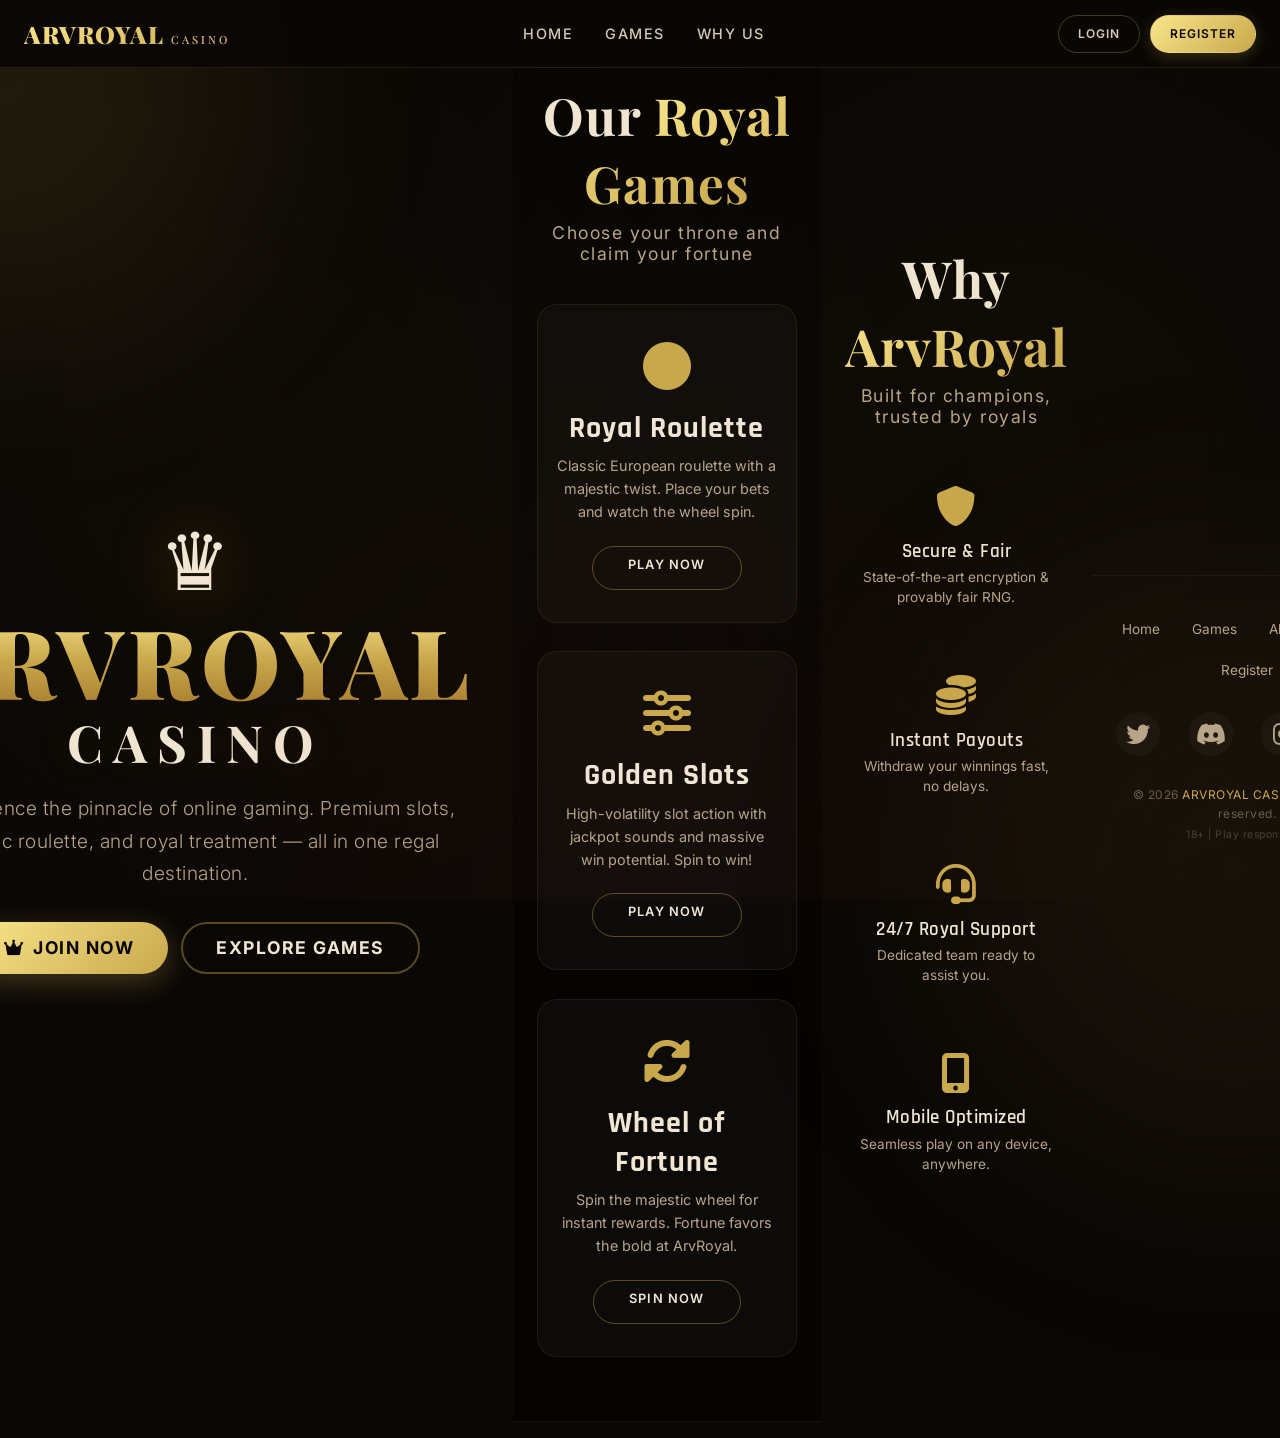
<file: index.html>
<!DOCTYPE html>
<html lang="en">
<head>
    <meta charset="UTF-8" />
    <meta name="viewport" content="width=device-width, initial-scale=1.0, maximum-scale=5.0" />
    <title>ArvRoyal Casino – Where Royals Play</title>

    <!-- Link to your existing CSS -->
    <link rel="stylesheet" href="style.css" />

    <!-- Google Fonts -->
    <link href="https://fonts.googleapis.com/css2?family=Playfair+Display:wght@700;900&family=Rajdhani:wght@400;500;600;700&family=Inter:wght@300;400;500;600;700&display=swap" rel="stylesheet" />

    <!-- Font Awesome 6 (Free Icons) -->
    <link rel="stylesheet" href="https://cdnjs.cloudflare.com/ajax/libs/font-awesome/6.0.0-beta3/css/all.min.css" />

    <style>
        /* ---------- RESET & BASE ---------- */
        * {
            margin: 0;
            padding: 0;
            box-sizing: border-box;
        }

        html {
            scroll-behavior: smooth;
            -webkit-tap-highlight-color: transparent;
        }

        body {
            font-family: 'Inter', sans-serif;
            background: #0a0705;
            color: #f0e6d3;
            overflow-x: hidden;
            min-height: 100vh;
        }

        a {
            text-decoration: none;
            color: inherit;
        }

        .container {
            max-width: 1200px;
            margin: 0 auto;
            padding: 0 1.5rem;
        }

        /* ---------- GLOW ORBS (Background Flair) ---------- */
        .glow-orb {
            position: fixed;
            border-radius: 50%;
            filter: blur(120px);
            opacity: 0.12;
            pointer-events: none;
            z-index: -1;
        }
        .glow-orb.orb1 {
            width: 500px;
            height: 500px;
            background: #c9a84c;
            top: -20%;
            left: -20%;
        }
        .glow-orb.orb2 {
            width: 600px;
            height: 600px;
            background: #7a5c2a;
            bottom: -30%;
            right: -20%;
        }

        /* ---------- NAVIGATION (Mobile-First) ---------- */
        .navbar {
            position: fixed;
            top: 0;
            left: 0;
            width: 100%;
            padding: 0.8rem 1.5rem;
            display: flex;
            justify-content: space-between;
            align-items: center;
            background: rgba(10, 7, 5, 0.92);
            backdrop-filter: blur(14px);
            -webkit-backdrop-filter: blur(14px);
            border-bottom: 1px solid rgba(201, 168, 76, 0.15);
            z-index: 1000;
            min-height: 68px;
        }

        .nav-logo {
            font-family: 'Playfair Display', serif;
            font-weight: 900;
            font-size: 1.5rem;
            letter-spacing: 1px;
            background: linear-gradient(135deg, #f9e58b, #c9a84c);
            -webkit-background-clip: text;
            -webkit-text-fill-color: transparent;
            background-clip: text;
            line-height: 1;
        }
        .nav-logo span {
            font-weight: 400;
            font-size: 0.7rem;
            letter-spacing: 3px;
            color: #b8a58a;
            -webkit-text-fill-color: #b8a58a;
            background: none;
            margin-left: 2px;
        }

        /* Desktop nav links - hidden on mobile by default */
        .nav-links {
            display: flex;
            align-items: center;
            gap: 2rem;
            list-style: none;
            font-weight: 500;
            font-size: 0.9rem;
            text-transform: uppercase;
            letter-spacing: 1.5px;
        }
        .nav-links a {
            color: #d4c9b8;
            transition: 0.3s;
            position: relative;
            padding: 0.5rem 0;
        }
        .nav-links a:hover {
            color: #f9e58b;
        }
        .nav-links a::after {
            content: '';
            position: absolute;
            bottom: 0;
            left: 0;
            width: 0;
            height: 2px;
            background: #c9a84c;
            transition: 0.3s;
        }
        .nav-links a:hover::after {
            width: 100%;
        }

        .nav-auth {
            display: flex;
            align-items: center;
            gap: 0.6rem;
        }
        .nav-auth .btn-nav {
            padding: 0.45rem 1.2rem;
            border-radius: 50px;
            font-weight: 600;
            font-size: 0.75rem;
            text-transform: uppercase;
            letter-spacing: 1px;
            transition: 0.3s;
            border: 1px solid transparent;
            white-space: nowrap;
            min-height: 38px;
            display: inline-flex;
            align-items: center;
            justify-content: center;
        }
        .btn-login-nav {
            background: transparent;
            border-color: rgba(201, 168, 76, 0.3) !important;
            color: #d4c9b8;
        }
        .btn-login-nav:hover {
            background: rgba(201, 168, 76, 0.08);
            border-color: #c9a84c !important;
        }
        .btn-register-nav {
            background: linear-gradient(135deg, #f9e58b, #c9a84c);
            color: #0a0705;
            box-shadow: 0 4px 15px rgba(201, 168, 76, 0.25);
        }
        .btn-register-nav:hover {
            transform: scale(1.04);
            box-shadow: 0 6px 20px rgba(201, 168, 76, 0.4);
        }

        /* ---------- HAMBURGER (Mobile Toggle) ---------- */
        .hamburger {
            display: none;
            flex-direction: column;
            justify-content: center;
            align-items: center;
            width: 40px;
            height: 40px;
            cursor: pointer;
            gap: 5px;
            padding: 6px;
            border-radius: 8px;
            transition: 0.3s;
            background: transparent;
            border: none;
            margin-left: 0.5rem;
        }
        .hamburger span {
            display: block;
            width: 26px;
            height: 2.5px;
            background: #f0e6d3;
            border-radius: 4px;
            transition: 0.3s ease;
            transform-origin: center;
        }
        .hamburger.active span:nth-child(1) {
            transform: translateY(7.5px) rotate(45deg);
        }
        .hamburger.active span:nth-child(2) {
            opacity: 0;
            transform: scaleX(0);
        }
        .hamburger.active span:nth-child(3) {
            transform: translateY(-7.5px) rotate(-45deg);
        }

        /* ---------- MOBILE MENU DROPDOWN ---------- */
        @media (max-width: 820px) {
            .hamburger {
                display: flex;
            }

            .nav-links {
                position: fixed;
                top: 68px;
                left: 0;
                width: 100%;
                background: rgba(10, 7, 5, 0.98);
                backdrop-filter: blur(16px);
                -webkit-backdrop-filter: blur(16px);
                flex-direction: column;
                padding: 2rem 1.5rem;
                gap: 1.8rem;
                border-bottom: 1px solid rgba(201, 168, 76, 0.2);
                transform: translateY(-120%);
                opacity: 0;
                transition: transform 0.35s cubic-bezier(0.4, 0, 0.2, 1),
                    opacity 0.35s cubic-bezier(0.4, 0, 0.2, 1);
                pointer-events: none;
                z-index: 999;
                box-shadow: 0 20px 40px rgba(0, 0, 0, 0.6);
            }
            .nav-links.active {
                transform: translateY(0);
                opacity: 1;
                pointer-events: all;
            }
            .nav-links a {
                font-size: 1.1rem;
                letter-spacing: 2px;
                padding: 0.6rem 0;
                width: 100%;
                text-align: center;
                border-bottom: 1px solid rgba(255, 255, 255, 0.04);
            }
            .nav-links a::after {
                display: none;
            }
            .nav-links a:last-child {
                border-bottom: none;
            }

            /* Adjust auth buttons on smaller tablets */
            .nav-auth .btn-nav {
                font-size: 0.65rem;
                padding: 0.4rem 0.9rem;
                min-height: 34px;
            }
        }

        @media (max-width: 480px) {
            .navbar {
                padding: 0.6rem 1rem;
                min-height: 60px;
            }
            .nav-logo {
                font-size: 1.2rem;
            }
            .nav-logo span {
                font-size: 0.6rem;
            }
            .nav-auth .btn-nav {
                font-size: 0.55rem;
                padding: 0.3rem 0.7rem;
                min-height: 30px;
            }
            .nav-links {
                top: 60px;
                padding: 1.5rem 1rem;
                gap: 1.2rem;
            }
            .hamburger {
                width: 36px;
                height: 36px;
            }
            .hamburger span {
                width: 22px;
                height: 2px;
            }
            .hamburger.active span:nth-child(1) {
                transform: translateY(6px) rotate(45deg);
            }
            .hamburger.active span:nth-child(3) {
                transform: translateY(-6px) rotate(-45deg);
            }
        }

        /* ---------- HERO SECTION (Mobile-First) ---------- */
        .hero {
            min-height: 100vh;
            display: flex;
            align-items: center;
            justify-content: center;
            text-align: center;
            padding: 6rem 1rem 3rem;
            margin-top: 0;
        }
        .hero-content {
            animation: fadeInUp 1s ease-out;
            width: 100%;
        }
        .hero .crown {
            font-size: clamp(3.2rem, 15vw, 5rem);
            display: block;
            margin-bottom: 0.1rem;
            filter: drop-shadow(0 0 30px rgba(255, 215, 0, 0.25));
            animation: float 3s ease-in-out infinite;
        }
        .hero h1 {
            font-family: 'Playfair Display', serif;
            font-weight: 900;
            font-size: clamp(2.8rem, 14vw, 6rem);
            letter-spacing: 4px;
            background: linear-gradient(180deg, #f9e58b 0%, #c9a84c 50%, #a67c2e 100%);
            -webkit-background-clip: text;
            -webkit-text-fill-color: transparent;
            background-clip: text;
            line-height: 1.05;
        }
        .hero h2 {
            font-family: 'Playfair Display', serif;
            font-size: clamp(1.6rem, 7vw, 3.2rem);
            letter-spacing: 10px;
            color: #f0e6d3;
            text-shadow: 0 0 40px rgba(255, 215, 0, 0.1);
            margin-top: -0.2rem;
            margin-bottom: 1rem;
        }
        .hero p {
            max-width: 580px;
            margin: 0 auto 2rem;
            font-size: clamp(0.95rem, 2.5vw, 1.2rem);
            color: #b8a58a;
            font-weight: 300;
            letter-spacing: 0.5px;
            line-height: 1.7;
            padding: 0 0.5rem;
        }
        .hero-buttons {
            display: flex;
            flex-wrap: wrap;
            justify-content: center;
            gap: 0.8rem;
            width: 100%;
            max-width: 450px;
            margin: 0 auto;
        }
        .btn-primary,
        .btn-secondary {
            flex: 1 1 auto;
            min-width: 150px;
            min-height: 52px;
            display: inline-flex;
            align-items: center;
            justify-content: center;
            padding: 0.8rem 1.8rem;
            border-radius: 50px;
            font-weight: 700;
            font-size: clamp(0.85rem, 2vw, 1.1rem);
            text-transform: uppercase;
            letter-spacing: 1.5px;
            transition: 0.3s;
            border: none;
            cursor: pointer;
            gap: 8px;
        }
        .btn-primary {
            background: linear-gradient(135deg, #f9e58b, #c9a84c);
            color: #0a0705;
            box-shadow: 0 8px 30px rgba(201, 168, 76, 0.3);
        }
        .btn-primary:hover {
            transform: translateY(-3px);
            box-shadow: 0 12px 40px rgba(201, 168, 76, 0.5);
        }
        .btn-primary:active {
            transform: scale(0.97);
        }
        .btn-secondary {
            background: transparent;
            color: #f0e6d3;
            border: 2px solid rgba(201, 168, 76, 0.4);
        }
        .btn-secondary:hover {
            background: rgba(201, 168, 76, 0.08);
            border-color: #c9a84c;
            transform: translateY(-3px);
        }
        .btn-secondary:active {
            transform: scale(0.97);
        }

        @media (max-width: 420px) {
            .hero-buttons {
                flex-direction: column;
                align-items: center;
                gap: 0.6rem;
            }
            .btn-primary,
            .btn-secondary {
                width: 100%;
                min-width: unset;
                min-height: 48px;
                font-size: 0.85rem;
            }
            .hero .crown {
                font-size: 2.8rem;
            }
            .hero h1 {
                font-size: 2.6rem;
            }
            .hero h2 {
                font-size: 1.4rem;
                letter-spacing: 6px;
            }
        }

        /* ---------- GAMES SECTION ---------- */
        .section-games {
            padding: 4rem 0;
            background: rgba(0, 0, 0, 0.35);
            border-top: 1px solid rgba(201, 168, 76, 0.08);
            border-bottom: 1px solid rgba(201, 168, 76, 0.08);
        }
        .section-header {
            text-align: center;
            margin-bottom: 2.5rem;
        }
        .section-header h2 {
            font-family: 'Playfair Display', serif;
            font-size: clamp(2rem, 6vw, 3.2rem);
            color: #f0e6d3;
            letter-spacing: 1px;
        }
        .section-header h2 span {
            background: linear-gradient(135deg, #f9e58b, #c9a84c);
            -webkit-background-clip: text;
            -webkit-text-fill-color: transparent;
            background-clip: text;
        }
        .section-header p {
            color: #b8a58a;
            font-size: clamp(0.9rem, 2vw, 1.1rem);
            letter-spacing: 1.5px;
            margin-top: 0.3rem;
        }

        .games-grid {
            display: grid;
            grid-template-columns: repeat(auto-fit, minmax(260px, 1fr));
            gap: 1.8rem;
        }
        .game-card {
            background: rgba(255, 255, 255, 0.03);
            border: 1px solid rgba(201, 168, 76, 0.1);
            border-radius: 20px;
            padding: 2rem 1.2rem;
            text-align: center;
            transition: 0.35s ease;
            backdrop-filter: blur(4px);
            -webkit-backdrop-filter: blur(4px);
        }
        .game-card:hover {
            transform: translateY(-8px);
            border-color: #c9a84c;
            box-shadow: 0 20px 50px rgba(0, 0, 0, 0.5), 0 0 30px rgba(201, 168, 76, 0.05);
        }
        .game-card:active {
            transform: scale(0.98);
        }
        .game-card .icon {
            font-size: 3rem;
            color: #c9a84c;
            margin-bottom: 0.8rem;
        }
        .game-card h3 {
            font-family: 'Rajdhani', sans-serif;
            font-size: clamp(1.5rem, 4vw, 1.9rem);
            font-weight: 700;
            letter-spacing: 1px;
            margin-bottom: 0.4rem;
        }
        .game-card p {
            color: #b8a58a;
            font-size: 0.9rem;
            margin-bottom: 1.4rem;
            line-height: 1.6;
        }
        .game-card .btn-play {
            display: inline-block;
            padding: 0.65rem 2.2rem;
            border-radius: 50px;
            border: 1px solid rgba(201, 168, 76, 0.4);
            color: #f0e6d3;
            font-weight: 600;
            text-transform: uppercase;
            letter-spacing: 1.2px;
            font-size: 0.8rem;
            transition: 0.3s;
            min-height: 44px;
            min-width: 120px;
            background: transparent;
            cursor: pointer;
        }
        .game-card .btn-play:hover {
            background: #c9a84c;
            color: #0a0705;
            border-color: #c9a84c;
            box-shadow: 0 0 25px rgba(201, 168, 76, 0.25);
        }
        .game-card .btn-play:active {
            transform: scale(0.95);
        }

        @media (max-width: 600px) {
            .games-grid {
                grid-template-columns: 1fr;
                gap: 1.2rem;
            }
            .game-card {
                padding: 1.5rem 1rem;
            }
        }

        /* ---------- FEATURES SECTION ---------- */
        .section-features {
            padding: 4rem 0;
        }
        .features-grid {
            display: grid;
            grid-template-columns: repeat(auto-fit, minmax(180px, 1fr));
            gap: 1.8rem;
        }
        .feature-item {
            text-align: center;
            padding: 1.2rem 0.8rem;
        }
        .feature-item i {
            font-size: 2.5rem;
            color: #c9a84c;
            margin-bottom: 0.8rem;
            display: block;
        }
        .feature-item h4 {
            font-family: 'Rajdhani', sans-serif;
            font-size: 1.2rem;
            font-weight: 600;
            letter-spacing: 0.5px;
            margin-bottom: 0.2rem;
        }
        .feature-item p {
            color: #b8a58a;
            font-size: 0.85rem;
            line-height: 1.5;
        }

        @media (max-width: 480px) {
            .features-grid {
                grid-template-columns: 1fr 1fr;
                gap: 0.8rem;
            }
            .feature-item {
                padding: 0.8rem 0.4rem;
            }
            .feature-item i {
                font-size: 2rem;
            }
            .feature-item h4 {
                font-size: 1rem;
            }
            .feature-item p {
                font-size: 0.75rem;
            }
        }
        @media (max-width: 380px) {
            .features-grid {
                grid-template-columns: 1fr;
            }
        }

        /* ---------- FOOTER ---------- */
        .footer {
            padding: 2.5rem 0 1.2rem;
            border-top: 1px solid rgba(201, 168, 76, 0.08);
            text-align: center;
        }
        .footer-links {
            display: flex;
            justify-content: center;
            flex-wrap: wrap;
            gap: 1rem 2rem;
            margin-bottom: 1.8rem;
            font-size: 0.85rem;
            color: #b8a58a;
        }
        .footer-links a {
            transition: 0.3s;
            padding: 0.3rem 0;
        }
        .footer-links a:hover {
            color: #f9e58b;
        }
        .footer-socials {
            display: flex;
            justify-content: center;
            gap: 1.8rem;
            margin-bottom: 1.8rem;
            font-size: 1.5rem;
        }
        .footer-socials a {
            color: #b8a58a;
            transition: 0.3s;
            display: inline-flex;
            align-items: center;
            justify-content: center;
            width: 44px;
            height: 44px;
            border-radius: 50%;
            background: rgba(255, 255, 255, 0.03);
        }
        .footer-socials a:hover {
            color: #c9a84c;
            background: rgba(201, 168, 76, 0.08);
            transform: translateY(-3px);
        }
        .footer-copy {
            font-size: 0.75rem;
            color: #6b5d4a;
            letter-spacing: 0.5px;
            line-height: 1.6;
        }
        .footer-copy span {
            color: #c9a84c;
        }
        .footer-copy .responsible {
            font-size: 0.65rem;
            color: #4a4035;
            display: block;
            margin-top: 4px;
        }

        @media (max-width: 480px) {
            .footer-links {
                gap: 0.8rem 1.2rem;
                font-size: 0.75rem;
            }
            .footer-socials {
                gap: 1rem;
                font-size: 1.2rem;
            }
            .footer-socials a {
                width: 38px;
                height: 38px;
            }
        }

        /* ---------- ANIMATIONS ---------- */
        @keyframes fadeInUp {
            0% {
                opacity: 0;
                transform: translateY(30px);
            }
            100% {
                opacity: 1;
                transform: translateY(0);
            }
        }
        @keyframes float {
            0%,
            100% {
                transform: translateY(0px);
            }
            50% {
                transform: translateY(-12px);
            }
        }
    </style>
</head>
<body>

    <!-- Background Glow Orbs -->
    <div class="glow-orb orb1"></div>
    <div class="glow-orb orb2"></div>

    <!-- ============ NAVIGATION ============ -->
    <nav class="navbar" role="navigation" aria-label="Main navigation">
        <div class="nav-logo">
            ARVROYAL <span>CASINO</span>
        </div>

        <ul class="nav-links" id="navLinks">
            <li><a href="#home" class="close-menu">Home</a></li>
            <li><a href="#games" class="close-menu">Games</a></li>
            <li><a href="#features" class="close-menu">Why Us</a></li>
        </ul>

        <div class="nav-auth">
            <a href="login.html" class="btn-nav btn-login-nav">Login</a>
            <a href="register.html" class="btn-nav btn-register-nav">Register</a>
        </div>

        <button class="hamburger" id="hamburger" aria-label="Toggle navigation menu" aria-expanded="false">
            <span></span>
            <span></span>
            <span></span>
        </button>
    </nav>

    <!-- ============ HERO SECTION ============ -->
    <section class="hero" id="home">
        <div class="container hero-content">
            <span class="crown" aria-hidden="true">♛</span>
            <h1>ARVROYAL</h1>
            <h2>CASINO</h2>
            <p>
                Experience the pinnacle of online gaming. Premium slots, classic roulette,
                and royal treatment — all in one regal destination.
            </p>
            <div class="hero-buttons">
                <a href="register.html" class="btn-primary"><i class="fas fa-crown" aria-hidden="true"></i>Join Now</a>
                <a href="#games" class="btn-secondary">Explore Games</a>
            </div>
        </div>
    </section>

    <!-- ============ GAMES SECTION ============ -->
    <section class="section-games" id="games">
        <div class="container">
            <div class="section-header">
                <h2>Our <span>Royal Games</span></h2>
                <p>Choose your throne and claim your fortune</p>
            </div>

            <div class="games-grid">

                <!-- Game 1: Roulette -->
                <div class="game-card">
                    <div class="icon"><i class="fas fa-circle" aria-hidden="true"></i></div>
                    <h3>Royal Roulette</h3>
                    <p>Classic European roulette with a majestic twist. Place your bets and watch the wheel spin.</p>
                    <a href="roulette.html" class="btn-play">Play Now</a>
                </div>

                <!-- Game 2: Slot Machine -->
                <div class="game-card">
                    <div class="icon"><i class="fas fa-sliders-h" aria-hidden="true"></i></div>
                    <h3>Golden Slots</h3>
                    <p>High-volatility slot action with jackpot sounds and massive win potential. Spin to win!</p>
                    <a href="slotmachine.html" class="btn-play">Play Now</a>
                </div>

                <!-- Game 3: Wheel of Fortune -->
                <div class="game-card">
                    <div class="icon"><i class="fas fa-sync-alt" aria-hidden="true"></i></div>
                    <h3>Wheel of Fortune</h3>
                    <p>Spin the majestic wheel for instant rewards. Fortune favors the bold at ArvRoyal.</p>
                    <a href="dashboard.html" class="btn-play">Spin Now</a>
                </div>

            </div>
        </div>
    </section>

    <!-- ============ FEATURES SECTION ============ -->
    <section class="section-features" id="features">
        <div class="container">
            <div class="section-header">
                <h2>Why <span>ArvRoyal</span></h2>
                <p>Built for champions, trusted by royals</p>
            </div>

            <div class="features-grid">
                <div class="feature-item">
                    <i class="fas fa-shield-alt" aria-hidden="true"></i>
                    <h4>Secure & Fair</h4>
                    <p>State-of-the-art encryption &amp; provably fair RNG.</p>
                </div>
                <div class="feature-item">
                    <i class="fas fa-coins" aria-hidden="true"></i>
                    <h4>Instant Payouts</h4>
                    <p>Withdraw your winnings fast, no delays.</p>
                </div>
                <div class="feature-item">
                    <i class="fas fa-headset" aria-hidden="true"></i>
                    <h4>24/7 Royal Support</h4>
                    <p>Dedicated team ready to assist you.</p>
                </div>
                <div class="feature-item">
                    <i class="fas fa-mobile-alt" aria-hidden="true"></i>
                    <h4>Mobile Optimized</h4>
                    <p>Seamless play on any device, anywhere.</p>
                </div>
            </div>
        </div>
    </section>

    <!-- ============ FOOTER ============ -->
    <footer class="footer">
        <div class="container">
            <div class="footer-links">
                <a href="#home">Home</a>
                <a href="#games">Games</a>
                <a href="#features">About</a>
                <a href="login.html">Login</a>
                <a href="register.html">Register</a>
            </div>

            <div class="footer-socials">
                <a href="#" aria-label="Twitter"><i class="fab fa-twitter"></i></a>
                <a href="#" aria-label="Discord"><i class="fab fa-discord"></i></a>
                <a href="#" aria-label="Instagram"><i class="fab fa-instagram"></i></a>
                <a href="#" aria-label="YouTube"><i class="fab fa-youtube"></i></a>
            </div>

            <div class="footer-copy">
                &copy; 2026 <span>ARVROYAL CASINO</span>. All rights reserved.
                <span class="responsible">18+ | Play responsibly.</span>
            </div>
        </div>
    </footer>

    <!-- ============ MOBILE MENU JAVASCRIPT ============ -->
    <script>
        (function() {
            const hamburger = document.getElementById('hamburger');
            const navLinks = document.getElementById('navLinks');
            const closeMenuBtns = document.querySelectorAll('.close-menu');

            // Toggle menu on hamburger click
            hamburger.addEventListener('click', function(e) {
                e.stopPropagation();
                const isActive = navLinks.classList.toggle('active');
                hamburger.classList.toggle('active');
                hamburger.setAttribute('aria-expanded', isActive);
            });

            // Close menu when a nav link is clicked (smooth UX)
            closeMenuBtns.forEach(link => {
                link.addEventListener('click', function() {
                    navLinks.classList.remove('active');
                    hamburger.classList.remove('active');
                    hamburger.setAttribute('aria-expanded', 'false');
                });
            });

            // Close menu if user clicks outside of it (on the background)
            document.addEventListener('click', function(e) {
                if (navLinks.classList.contains('active')) {
                    const isClickInsideNav = navLinks.contains(e.target);
                    const isClickOnHamburger = hamburger.contains(e.target);
                    if (!isClickInsideNav && !isClickOnHamburger) {
                        navLinks.classList.remove('active');
                        hamburger.classList.remove('active');
                        hamburger.setAttribute('aria-expanded', 'false');
                    }
                }
            });

            // Handle window resize: if resized to desktop width, reset mobile menu state
            window.addEventListener('resize', function() {
                if (window.innerWidth > 820) {
                    navLinks.classList.remove('active');
                    hamburger.classList.remove('active');
                    hamburger.setAttribute('aria-expanded', 'false');
                }
            });
        })();
    </script>

</body>
</html>
</file>
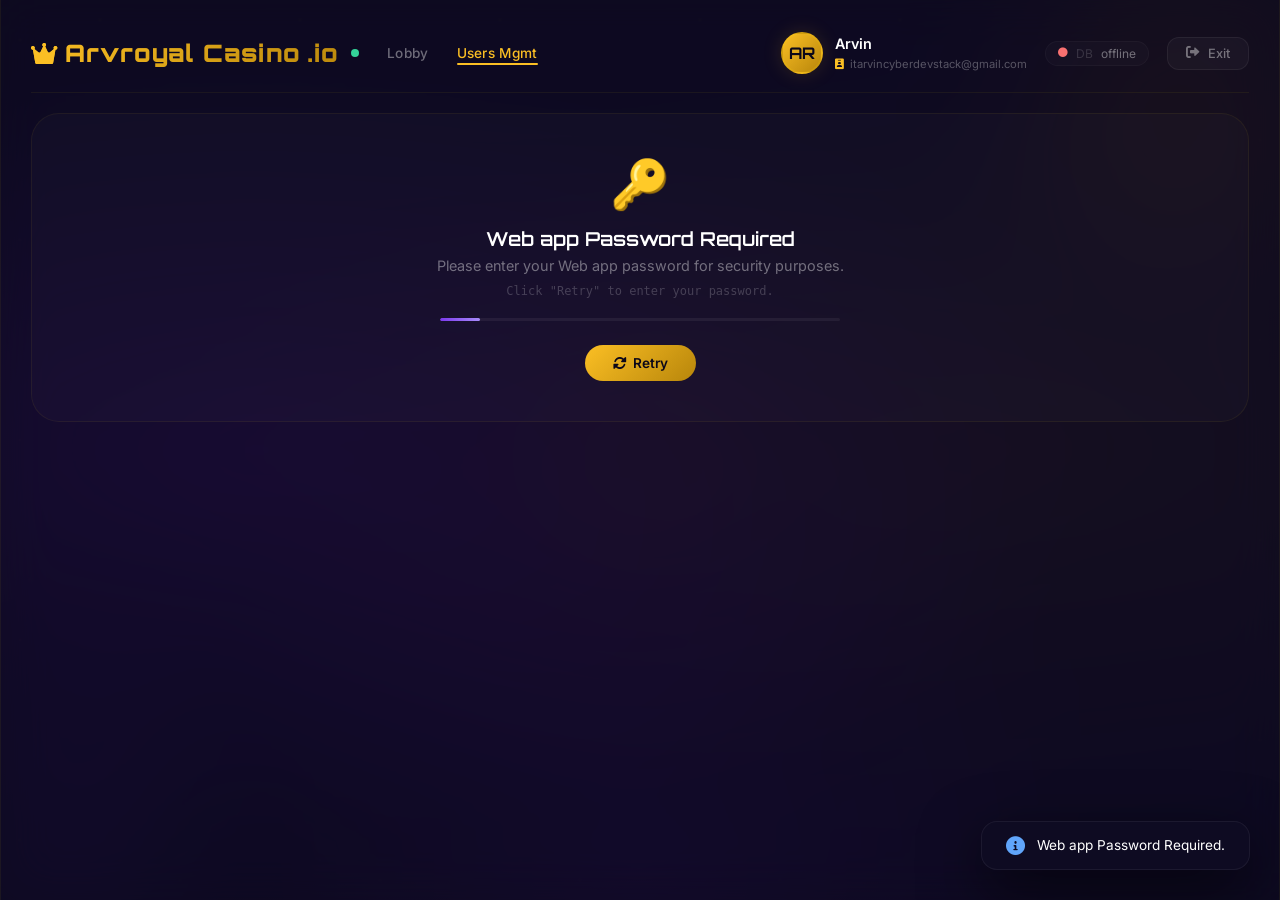
<file: account_management.html>
<!DOCTYPE html>
<html lang="en">
<head>
    <meta charset="UTF-8" />
    <meta name="viewport" content="width=device-width, initial-scale=1.0" />
    <title>Arvroyal Casino.io – Account Management</title>
    <link rel="stylesheet" href="https://cdnjs.cloudflare.com/ajax/libs/font-awesome/6.0.0-beta3/css/all.min.css" />
    <link href="https://fonts.googleapis.com/css2?family=Orbitron:wght@400;600;700;900&family=Inter:wght@300;400;500;600;700&display=swap" rel="stylesheet" />
    <style>
        /* ─── All styles remain exactly as in your original ─── */
        * { margin:0; padding:0; box-sizing:border-box; }
        html, body { min-height:100vh; width:100%; background:#0b0719; font-family:'Inter',sans-serif; overflow-x:hidden; color:#fff; }
        body::before { content:''; position:fixed; inset:0; z-index:0; background:radial-gradient(ellipse at 20% 50%, rgba(120,40,200,0.25) 0%, transparent 60%), radial-gradient(ellipse at 80% 50%, rgba(200,150,30,0.12) 0%, transparent 60%), radial-gradient(ellipse at 50% 100%, rgba(80,20,140,0.20) 0%, transparent 50%), #0b0719; }
        body::after { content:''; position:fixed; inset:0; z-index:0; pointer-events:none; background-image:radial-gradient(2px 2px at 10% 20%, rgba(255,215,0,0.3), transparent), radial-gradient(2px 2px at 30% 70%, rgba(255,215,0,0.2), transparent), radial-gradient(3px 3px at 50% 10%, rgba(255,215,0,0.25), transparent), radial-gradient(2px 2px at 70% 80%, rgba(255,215,0,0.15), transparent), radial-gradient(2px 2px at 90% 40%, rgba(255,215,0,0.2), transparent), radial-gradient(4px 4px at 15% 90%, rgba(255,215,0,0.10), transparent), radial-gradient(2px 2px at 60% 30%, rgba(255,215,0,0.25), transparent), radial-gradient(3px 3px at 85% 15%, rgba(255,215,0,0.15), transparent), radial-gradient(2px 2px at 45% 55%, rgba(255,215,0,0.20), transparent); background-size:200px 200px; animation:sparkleFloat 40s linear infinite; opacity:0.6; }
        @keyframes sparkleFloat { 0% { transform:translate(0,0) scale(1); } 50% { transform:translate(30px,-20px) scale(1.1); } 100% { transform:translate(-10px,10px) scale(0.95); } }
        .orb { position:fixed; border-radius:50%; filter:blur(80px); pointer-events:none; z-index:0; opacity:0.3; animation:orbFloat 12s ease-in-out infinite alternate; }
        .orb--1 { width:400px; height:400px; background:radial-gradient(circle,#b8860b,transparent 70%); top:-100px; right:-100px; }
        .orb--2 { width:300px; height:300px; background:radial-gradient(circle,#7c3aed,transparent 70%); bottom:-80px; left:-80px; animation-delay:4s; opacity:0.2; }
        .orb--3 { width:200px; height:200px; background:radial-gradient(circle,#f59e0b,transparent 70%); top:40%; left:50%; transform:translateX(-50%); animation-delay:8s; opacity:0.15; }
        @keyframes orbFloat { 0% { transform:translate(0,0) scale(1); } 100% { transform:translate(40px,-30px) scale(1.2); } }
        .wrapper { position:relative; z-index:1; width:100%; max-width:1440px; margin:0 auto; padding:20px 30px 30px; min-height:100vh; display:flex; flex-direction:column; background:rgba(15,12,35,0.70); backdrop-filter:blur(24px) saturate(1.4); -webkit-backdrop-filter:blur(24px) saturate(1.4); box-shadow:0 0 0 1px rgba(255,215,0,0.04); border-left:1px solid rgba(255,215,0,0.06); border-right:1px solid rgba(255,215,0,0.06); }
        .navbar { display:flex; align-items:center; justify-content:space-between; padding:12px 0 18px; border-bottom:1px solid rgba(255,215,0,0.06); flex-wrap:wrap; gap:14px; }
        .nav-left { display:flex; align-items:center; gap:28px; }
        .brand { font-family:'Orbitron',monospace; font-size:1.5rem; font-weight:900; background:linear-gradient(135deg,#fbbf24,#b8860b); -webkit-background-clip:text; -webkit-text-fill-color:transparent; background-clip:text; letter-spacing:1px; display:flex; align-items:center; gap:6px; }
        .brand i { -webkit-text-fill-color:initial; color:#fbbf24; }
        .brand .live-dot { display:inline-block; width:8px; height:8px; border-radius:50%; background:#34d399; margin-left:6px; animation:live-pulse 1.2s ease-in-out infinite; }
        @keyframes live-pulse { 0%,100% { opacity:1; transform:scale(1); box-shadow:0 0 0 0 rgba(52,211,153,0.3); } 50% { opacity:0.6; transform:scale(0.8); box-shadow:0 0 0 6px rgba(52,211,153,0); } }
        .nav-links { display:flex; gap:28px; font-size:0.85rem; font-weight:500; letter-spacing:0.3px; color:rgba(255,255,255,0.4); }
        .nav-links a { color:inherit; text-decoration:none; transition:0.3s; position:relative; }
        .nav-links a:hover { color:#fbbf24; }
        .nav-links a.active { color:#fbbf24; }
        .nav-links a.active::after { content:''; position:absolute; bottom:-4px; left:0; width:100%; height:2px; background:#fbbf24; border-radius:2px; }
        .nav-right { display:flex; align-items:center; gap:18px; flex-wrap:wrap; }
        .user-info { display:flex; align-items:center; gap:12px; }
        .user-avatar { width:42px; height:42px; border-radius:50%; background:linear-gradient(135deg,#fbbf24,#b8860b); display:flex; align-items:center; justify-content:center; color:#0b0719; font-weight:700; font-size:1rem; font-family:'Orbitron',monospace; box-shadow:0 0 20px rgba(251,191,36,0.15); border:2px solid rgba(255,215,0,0.15); flex-shrink:0; }
        .user-details h4 { font-size:0.9rem; font-weight:600; color:#fff; }
        .user-details span { font-size:0.7rem; color:rgba(255,255,255,0.3); }
        .user-details span i { color:#fbbf24; margin-right:4px; }
        .btn-logout { padding:8px 18px; background:rgba(255,255,255,0.03); border:1px solid rgba(255,255,255,0.06); border-radius:12px; color:rgba(255,255,255,0.4); font-size:0.8rem; font-weight:500; cursor:pointer; display:flex; align-items:center; gap:8px; transition:0.3s; font-family:'Inter',sans-serif; }
        .btn-logout:hover { background:rgba(239,68,68,0.12); border-color:rgba(239,68,68,0.25); color:#f87171; }
        .btn-logout i { font-size:0.85rem; }
        .page-header { margin:20px 0 24px; padding:20px 28px; border-radius:28px; background:linear-gradient(135deg,rgba(251,191,36,0.05),rgba(184,134,11,0.01)); border:1px solid rgba(255,215,0,0.04); display:flex; align-items:center; justify-content:space-between; flex-wrap:wrap; gap:16px; }
        .page-header h1 { font-family:'Orbitron',monospace; font-weight:700; font-size:1.6rem; background:linear-gradient(135deg,#fff 50%,#fbbf24); -webkit-background-clip:text; -webkit-text-fill-color:transparent; background-clip:text; display:flex; align-items:center; gap:12px; }
        .page-header h1 i { -webkit-text-fill-color:initial; color:#fbbf24; }
        .page-header .back-link { color:rgba(255,255,255,0.3); text-decoration:none; font-size:0.85rem; display:flex; align-items:center; gap:8px; transition:0.3s; border:1px solid rgba(255,255,255,0.04); padding:8px 18px; border-radius:100px; }
        .page-header .back-link:hover { color:#fbbf24; border-color:rgba(251,191,36,0.15); background:rgba(251,191,36,0.04); }
        .management-section { background:rgba(255,255,255,0.02); border-radius:28px; border:1px solid rgba(255,215,0,0.04); padding:24px 28px; flex:1; margin-bottom:28px; }
        .management-section .section-actions { display:flex; justify-content:space-between; align-items:center; flex-wrap:wrap; gap:16px; margin-bottom:20px; }
        .management-section .section-actions .add-btn { padding:10px 24px; border-radius:100px; background:linear-gradient(135deg,#fbbf24,#b8860b); border:none; color:#0b0719; font-weight:600; font-size:0.85rem; cursor:pointer; display:flex; align-items:center; gap:10px; transition:0.3s; font-family:'Inter',sans-serif; }
        .management-section .section-actions .add-btn:hover { transform:scale(1.02); box-shadow:0 8px 30px rgba(251,191,36,0.2); }
        .management-section .section-actions .search-box { display:flex; align-items:center; background:rgba(255,255,255,0.03); border:1px solid rgba(255,255,255,0.06); border-radius:100px; padding:4px 16px 4px 20px; gap:8px; }
        .management-section .section-actions .search-box input { background:transparent; border:none; padding:8px 0; color:#fff; font-size:0.85rem; outline:none; width:200px; font-family:'Inter',sans-serif; }
        .management-section .section-actions .search-box input::placeholder { color:rgba(255,255,255,0.15); }
        .management-section .section-actions .search-box i { color:rgba(255,255,255,0.15); }
        .table-wrapper { overflow-x:auto; border-radius:16px; border:1px solid rgba(255,255,255,0.03); }
        table { width:100%; border-collapse:collapse; font-size:0.9rem; }
        table thead { background:rgba(255,255,255,0.02); border-bottom:1px solid rgba(255,255,255,0.04); }
        table th { text-align:left; padding:14px 20px; font-weight:500; color:rgba(255,255,255,0.2); font-size:0.7rem; text-transform:uppercase; letter-spacing:0.8px; }
        table td { padding:14px 20px; border-bottom:1px solid rgba(255,255,255,0.02); color:rgba(255,255,255,0.7); }
        table tr:last-child td { border-bottom:none; }
        table tr:hover td { background:rgba(255,255,255,0.02); }
        .user-cell { display:flex; align-items:center; gap:12px; }
        .user-cell .avatar-sm { width:32px; height:32px; border-radius:50%; background:linear-gradient(135deg,rgba(251,191,36,0.2),rgba(184,134,11,0.1)); display:flex; align-items:center; justify-content:center; font-weight:600; font-size:0.7rem; color:#fbbf24; border:1px solid rgba(251,191,36,0.06); flex-shrink:0; }
        .user-cell .info .name { font-weight:500; color:#fff; }
        .user-cell .info .email { font-size:0.75rem; color:rgba(255,255,255,0.2); }
        .badge-role { display:inline-block; padding:2px 14px; border-radius:100px; font-size:0.6rem; font-weight:600; letter-spacing:0.5px; text-transform:uppercase; background:rgba(251,191,36,0.06); color:#fbbf24; border:1px solid rgba(251,191,36,0.04); }
        .badge-role.admin { background:rgba(168,85,247,0.08); color:#a855f7; border-color:rgba(168,85,247,0.05); }
        .action-btns { display:flex; gap:8px; }
        .action-btns button { background:transparent; border:none; color:rgba(255,255,255,0.15); cursor:pointer; transition:0.3s; font-size:0.9rem; padding:4px 8px; border-radius:6px; }
        .action-btns button:hover { color:#fff; background:rgba(255,255,255,0.04); }
        .action-btns button.edit:hover { color:#fbbf24; }
        .action-btns button.delete:hover { color:#f87171; }
        .action-btns button:disabled { opacity:0.2; cursor:not-allowed; }
        .btn-export { padding:8px 18px; border-radius:100px; background:linear-gradient(135deg,#fbbf24,#b8860b); border:none; color:#0b0719; font-weight:700; font-size:0.8rem; cursor:pointer; transition:0.3s; font-family:'Inter',sans-serif; display:flex; align-items:center; gap:8px; box-shadow:0 4px 15px rgba(251,191,36,0.2); white-space:nowrap; }
        .btn-export:hover { transform:scale(1.05); box-shadow:0 8px 30px rgba(251,191,36,0.4); }
        .empty-state { padding:60px 20px; text-align:center; color:rgba(255,255,255,0.12); }
        .empty-state i { font-size:2.5rem; display:block; margin-bottom:16px; color:rgba(255,255,255,0.03); }
        #statusCard { display:none; text-align:center; padding:40px 20px; border-radius:28px; border:1px solid rgba(255,215,0,0.06); background:rgba(255,255,255,0.02); margin:20px 0 28px; transition:0.3s; min-height:260px; flex-direction:column; justify-content:center; align-items:center; }
        #statusCard .status-icon { font-size:3rem; display:block; margin-bottom:14px; }
        #statusCard .status-icon.spinning { animation:spin 1.2s linear infinite; }
        @keyframes spin { to { transform:rotate(360deg); } }
        #statusCard .status-title { color:#fff; font-size:1.2rem; font-weight:600; font-family:'Orbitron',monospace; }
        #statusCard .status-desc { color:rgba(255,255,255,0.4); font-size:0.9rem; margin-top:6px; }
        #statusCard .status-detail { color:rgba(255,255,255,0.2); font-size:0.75rem; margin-top:10px; font-family:monospace; word-break:break-all; }
        #statusCard .progress-bar { width:100%; max-width:400px; height:3px; background:rgba(255,255,255,0.06); border-radius:10px; margin-top:20px; overflow:hidden; }
        #statusCard .progress-bar .fill { height:100%; width:0%; background:linear-gradient(90deg,#7c3aed,#a78bfa); border-radius:10px; transition:width 0.4s ease; }
        #statusCard .retry-area { margin-top:24px; display:flex; gap:12px; justify-content:center; flex-wrap:wrap; }
        #statusCard .retry-area .btn-sm { padding:10px 28px; border-radius:100px; border:none; font-weight:600; font-size:0.85rem; cursor:pointer; transition:0.3s; font-family:'Inter',sans-serif; }
        #statusCard .retry-area .btn-sm-primary { background:linear-gradient(135deg,#fbbf24,#b8860b); color:#0b0719; }
        #statusCard .retry-area .btn-sm-primary:hover { transform:scale(1.04); box-shadow:0 8px 30px rgba(251,191,36,0.3); }
        #statusCard .retry-area .btn-sm-outline { background:transparent; border:1px solid rgba(255,255,255,0.15); color:rgba(255,255,255,0.6); }
        #statusCard .retry-area .btn-sm-outline:hover { background:rgba(255,255,255,0.05); border-color:rgba(167,139,250,0.4); color:#fff; }
        #managementContent { display:none; flex:1; flex-direction:column; }
        .toast { position:fixed; bottom:30px; right:30px; padding:14px 24px; border-radius:16px; background:rgba(15,12,35,0.95); backdrop-filter:blur(20px); border:1px solid rgba(255,255,255,0.06); box-shadow:0 20px 60px rgba(0,0,0,0.6); display:flex; align-items:center; gap:12px; font-size:0.85rem; color:#fff; transform:translateY(80px); opacity:0; transition:all 0.4s cubic-bezier(0.22,1,0.36,1); z-index:999; max-width:420px; pointer-events:none; }
        .toast.show { transform:translateY(0); opacity:1; pointer-events:auto; }
        .toast i { font-size:1.2rem; }
        .toast.success i { color:#34d399; }
        .toast.error i { color:#f87171; }
        .toast.info i { color:#60a5fa; }
        .toast.warning i { color:#fbbf24; }
        .db-status { display:flex; align-items:center; gap:8px; font-size:0.75rem; color:rgba(255,255,255,0.2); padding:4px 12px; border-radius:100px; background:rgba(255,255,255,0.02); border:1px solid rgba(255,255,255,0.03); }
        .db-status i { font-size:0.6rem; }
        .db-status.online i { color:#34d399; }
        .db-status.offline i { color:#f87171; }
        .db-status .status-label { color:rgba(255,255,255,0.15); }
        .db-status .status-value { color:rgba(255,255,255,0.4); }
        .hidden-input { display:none; }
        .hash-warning { display:inline-flex; align-items:center; gap:6px; background:rgba(239,68,68,0.12); border:1px solid rgba(239,68,68,0.15); color:#f87171; font-size:0.7rem; padding:2px 10px; border-radius:100px; margin-left:8px; font-weight:500; }
        .hash-warning i { font-size:0.6rem; }
        .text-muted { color:rgba(255,255,255,0.15); font-size:0.75rem; }
        .modal-overlay { display:none; position:fixed; inset:0; background:rgba(0,0,0,0.6); backdrop-filter:blur(8px); z-index:1000; justify-content:center; align-items:center; }
        .modal-overlay.active { display:flex; }
        .modal { background:rgba(20,16,45,0.95); border:1px solid rgba(255,215,0,0.08); border-radius:28px; padding:32px 36px; max-width:480px; width:90%; box-shadow:0 30px 80px rgba(0,0,0,0.7); }
        .modal h2 { font-family:'Orbitron',monospace; font-weight:700; font-size:1.2rem; color:#fff; margin-bottom:20px; display:flex; align-items:center; gap:10px; }
        .modal h2 i { color:#fbbf24; }
        .modal .form-group { margin-bottom:16px; }
        .modal .form-group label { display:block; font-size:0.7rem; text-transform:uppercase; letter-spacing:0.8px; color:rgba(255,255,255,0.2); margin-bottom:4px; }
        .modal .form-group .password-wrapper { display:flex; align-items:center; background:rgba(255,255,255,0.03); border:1px solid rgba(255,255,255,0.06); border-radius:12px; transition:0.3s; }
        .modal .form-group .password-wrapper:focus-within { border-color:rgba(251,191,36,0.2); background:rgba(255,255,255,0.05); }
        .modal .form-group .password-wrapper input { width:100%; padding:12px 16px; background:transparent; border:none; color:#fff; font-size:0.9rem; outline:none; font-family:'Inter',sans-serif; }
        .modal .form-group .password-wrapper .toggle-pwd { background:transparent; border:none; color:rgba(255,255,255,0.2); cursor:pointer; padding:8px 14px; font-size:1rem; transition:0.3s; }
        .modal .form-group .password-wrapper .toggle-pwd:hover { color:#fbbf24; }
        .modal .form-actions { display:flex; gap:12px; margin-top:24px; justify-content:flex-end; }
        .modal .form-actions button { padding:10px 24px; border-radius:100px; border:none; font-weight:600; font-size:0.85rem; cursor:pointer; transition:0.3s; font-family:'Inter',sans-serif; }
        .modal .form-actions .btn-cancel { background:rgba(255,255,255,0.04); color:rgba(255,255,255,0.3); }
        .modal .form-actions .btn-cancel:hover { background:rgba(255,255,255,0.08); }
        .modal .form-actions .btn-save { background:linear-gradient(135deg,#fbbf24,#b8860b); color:#0b0719; }
        .modal .form-actions .btn-save:hover { transform:scale(1.02); box-shadow:0 8px 30px rgba(251,191,36,0.2); }
        @media (max-width:820px) { .wrapper { padding:16px 18px 20px; } .page-header { flex-direction:column; align-items:flex-start; } .management-section { padding:18px 16px; } .management-section .section-actions { flex-direction:column; align-items:stretch; } .management-section .section-actions .search-box input { width:100%; } .table-wrapper { font-size:0.8rem; } table th, table td { padding:10px 12px; } .user-cell .info .email { font-size:0.65rem; } #statusCard { min-height:200px; padding:30px 16px; } #statusCard .status-icon { font-size:2.4rem; } #statusCard .status-title { font-size:1rem; } }
        @media (max-width:600px) { .navbar { flex-direction:column; align-items:stretch; gap:10px; } .nav-left { flex-wrap:wrap; justify-content:center; } .nav-links { justify-content:center; flex-wrap:wrap; gap:12px; } .nav-right { justify-content:center; } .page-header h1 { font-size:1.2rem; } .action-btns button { font-size:0.8rem; padding:2px 6px; } .toast { bottom:16px; right:16px; left:16px; max-width:none; padding:12px 18px; font-size:0.8rem; } #statusCard { min-height:180px; padding:24px 14px; } #statusCard .status-icon { font-size:2rem; } #statusCard .status-title { font-size:0.95rem; } #statusCard .status-desc { font-size:0.8rem; } #statusCard .retry-area .btn-sm { padding:8px 18px; font-size:0.75rem; } }
        @media (max-width:400px) { #statusCard { min-height:160px; padding:20px 12px; } #statusCard .status-icon { font-size:1.8rem; } #statusCard .status-title { font-size:0.85rem; } }
    </style>
</head>
<body>

    <div class="orb orb--1"></div>
    <div class="orb orb--2"></div>
    <div class="orb orb--3"></div>

    <div class="wrapper">

        <!-- ========== NAVBAR ========== -->
        <nav class="navbar">
            <div class="nav-left">
                <div class="brand">
                    <i class="fas fa-crown"></i> Arvroyal Casino<span style="color:rgba(255,255,255,0.1);">.io</span>
                    <span class="live-dot"></span>
                </div>
                <div class="nav-links">
                    <a href="dashboard.html">Lobby</a>
                    <a href="account_management.html" class="active">Users Mgmt</a>
                </div>
            </div>
            <div class="nav-right">
                <div class="user-info">
                    <div class="user-avatar" id="dashAvatar">AR</div>
                    <div class="user-details">
                        <h4 id="dashName">Arvin</h4>
                        <span><i class="fas fa-id-badge"></i> <span id="dashEmail">itarvincyberdevstack@gmail.com</span></span>
                    </div>
                </div>
                <div class="db-status online" id="dbStatus">
                    <i class="fas fa-circle"></i>
                    <span class="status-label">DB</span>
                    <span class="status-value" id="dbStatusLabel">github</span>
                </div>
                <button class="btn-logout" id="logoutBtn">
                    <i class="fas fa-sign-out-alt"></i> Exit
                </button>
            </div>
        </nav>

        <!-- ========== STATUS CARD ========== -->
        <div id="statusCard">
            <span class="status-icon" id="statusIcon"><i class="fas fa-database"></i></span>
            <div class="status-title" id="statusTitle">Connecting…</div>
            <div class="status-desc" id="statusDesc">Please wait while we connect to GitHub.</div>
            <div class="status-detail" id="statusDetail"></div>
            <div class="progress-bar"><div class="fill" id="progressFill"></div></div>
            <div class="retry-area" id="retryArea" style="display:none;">
                <button class="btn-sm btn-sm-primary" id="retryBtn"><i class="fas fa-sync-alt" style="margin-right:6px;"></i>Retry</button>
            </div>
        </div>

        <!-- ========== MANAGEMENT CONTENT ========== -->
        <div id="managementContent">

            <!-- Page Header -->
            <div class="page-header">
                <h1><i class="fas fa-users-cog"></i> Account Management</h1>
                <div style="display:flex; gap:12px; align-items:center;">
                    <button class="btn-export" id="exportDbBtn">
                        <i class="fas fa-download"></i> Export DB
                    </button>
                    <a href="dashboard.html" class="back-link">...</a>
                </div>
            </div>

            <!-- Management Section -->
            <div class="management-section">
                <div class="section-actions">
                    <button class="add-btn" id="addUserBtn"><i class="fas fa-plus"></i> Add User</button>
                    <div class="search-box">
                        <i class="fas fa-search"></i>
                        <input type="text" id="searchInput" placeholder="Search users..." />
                    </div>
                </div>

                <div class="table-wrapper">
                    <table>
                        <thead>
                            <tr>
                                <th>User</th>
                                <th>Username</th>
                                <th>Email</th>
                                <th>Role</th>
                                <th style="text-align:right;">Actions</th>
                            </tr>
                        </thead>
                        <tbody id="userTableBody">
                            <!-- Rendered by JS -->
                        </tbody>
                    </table>
                </div>
                <div id="emptyState" class="empty-state" style="display:none;">
                    <i class="fas fa-inbox"></i>
                    <span>No users found</span>
                </div>
            </div>

        </div><!-- /managementContent -->

    </div><!-- /wrapper -->

    <!-- ========== MODAL ========== -->
    <div class="modal-overlay" id="userModal">
        <div class="modal">
            <h2 id="modalTitle"><i class="fas fa-user-plus"></i> Add User</h2>
            <form id="userForm">
                <div class="form-group">
                    <label>Full Name</label>
                    <input type="text" id="formName" placeholder="John Doe" required />
                </div>
                <div class="form-group">
                    <label>Username</label>
                    <input type="text" id="formUsername" placeholder="johndoe" required />
                </div>
                <div class="form-group">
                    <label>Email</label>
                    <input type="email" id="formEmail" placeholder="john@casino.io" required />
                </div>
                <div class="form-group">
                    <label>
                        Password
                        <span id="pwdHashBadge" class="hash-warning" style="display:none;">
                            <i class="fas fa-exclamation-triangle"></i> hashed — will be reset
                        </span>
                    </label>
                    <div class="password-wrapper">
                        <input type="text" id="formPassword" placeholder="Enter plain-text password" required />
                        <button type="button" class="toggle-pwd" id="togglePasswordBtn" title="Toggle password visibility">
                            <i class="fas fa-eye"></i>
                        </button>
                    </div>
                    <div id="pwdHint" class="text-muted" style="margin-top:4px;">
                        <i class="fas fa-info-circle"></i> Password stored in plain text for admin visibility.
                    </div>
                </div>
                <input type="hidden" id="formUserId" value="" />
                <div class="form-actions">
                    <button type="button" class="btn-cancel" id="modalCancel">Cancel</button>
                    <button type="submit" class="btn-save" id="modalSave">Save</button>
                </div>
            </form>
        </div>
    </div>

    <!-- Toast -->
    <div class="toast" id="toast">
        <i class="fas fa-check-circle"></i>
        <span id="toastMessage">Ready</span>
    </div>

    <!-- ============================================================ -->
    <!--  JAVASCRIPT – GITHUB DATABASE (same as login/register)      -->
    <!-- ============================================================ -->
    <script>
        // ============================================================
        //  SECURITY
        // ============================================================
        document.addEventListener('contextmenu', e => e.preventDefault());
        document.addEventListener('keydown', function(e) {
            if (e.key === 'F12') { e.preventDefault(); return false; }
            if (e.ctrlKey && e.shiftKey && (e.key === 'I' || e.key === 'J')) { e.preventDefault(); return false; }
            if (e.ctrlKey && e.key === 'u') { e.preventDefault(); return false; }
        });

        // ============================================================
        //  CONSTANTS – GitHub (same as login/register)
        // ============================================================
        const ENCRYPTION_KEY_HASH = '$2a$12$tLvlRpTmRlBdGSUBZ8.phe4dOfl09CcFEp2cjG.U8lpPKvtwku5N6';
        const GITHUB_OWNER = 'tcute6851';
        const GITHUB_REPO = 'Arvroyal-Casino-Games';
        const GITHUB_PATH = 'CasinoDB.json';
        const GITHUB_TOKEN_KEY = 'github_pat';

        let dbData = { users: [] };
        let _githubSha = null;
        let _defaultBranch = 'main';
        let isRetrying = false;

        // ─── DOM REFS ──────────────────────────────────────────
        const statusCard = document.getElementById('statusCard');
        const statusIcon = document.getElementById('statusIcon');
        const statusTitle = document.getElementById('statusTitle');
        const statusDesc = document.getElementById('statusDesc');
        const statusDetail = document.getElementById('statusDetail');
        const progressFill = document.getElementById('progressFill');
        const retryArea = document.getElementById('retryArea');
        const retryBtn = document.getElementById('retryBtn');
        const managementContent = document.getElementById('managementContent');

        // ============================================================
        //  CRYPTO HELPERS (identical)
        // ============================================================
        async function deriveKey(password, salt) {
            const enc = new TextEncoder();
            const keyMaterial = await crypto.subtle.importKey(
                'raw', enc.encode(password), 'PBKDF2', false, ['deriveKey']
            );
            return crypto.subtle.deriveKey({ name: 'PBKDF2', salt: salt, iterations: 100000, hash: 'SHA-256' },
                keyMaterial, { name: 'AES-GCM', length: 256 },
                false,
                ['encrypt', 'decrypt']
            );
        }

        async function encryptData(plaintext) {
            const enc = new TextEncoder();
            const salt = crypto.getRandomValues(new Uint8Array(16));
            const iv = crypto.getRandomValues(new Uint8Array(12));
            const key = await deriveKey(ENCRYPTION_KEY_HASH, salt);
            const encrypted = await crypto.subtle.encrypt({ name: 'AES-GCM', iv: iv },
                key,
                enc.encode(plaintext)
            );
            const parts = [
                btoa(String.fromCharCode(...salt)),
                btoa(String.fromCharCode(...iv)),
                btoa(String.fromCharCode(...new Uint8Array(encrypted)))
            ];
            return parts.join(':');
        }

        async function decryptData(encryptedString) {
            const parts = encryptedString.split(':');
            if (parts.length !== 3) throw new Error('Invalid encrypted format');
            const salt = Uint8Array.from(atob(parts[0]), c => c.charCodeAt(0));
            const iv = Uint8Array.from(atob(parts[1]), c => c.charCodeAt(0));
            const ciphertext = Uint8Array.from(atob(parts[2]), c => c.charCodeAt(0));
            const key = await deriveKey(ENCRYPTION_KEY_HASH, salt);
            const decrypted = await crypto.subtle.decrypt({ name: 'AES-GCM', iv: iv },
                key,
                ciphertext
            );
            return new TextDecoder().decode(decrypted);
        }

        // ============================================================
        //  GITHUB HELPERS (same as login/register)
        // ============================================================
        function getGitHubToken() {
            let token = localStorage.getItem(GITHUB_TOKEN_KEY);
            if (!token) {
                token = prompt('🔑 Enter your GitHub Personal Access Token (with repo scope):');
                if (token) {
                    localStorage.setItem(GITHUB_TOKEN_KEY, token);
                }
            }
            return token;
        }

        function clearToken() {
            localStorage.removeItem(GITHUB_TOKEN_KEY);
        }

        async function detectDefaultBranch(token) {
            try {
                const url = `https://api.github.com/repos/${GITHUB_OWNER}/${GITHUB_REPO}`;
                const resp = await fetch(url, {
                    headers: {
                        'Authorization': `token ${token}`,
                        'Accept': 'application/vnd.github.v3+json'
                    }
                });
                if (resp.ok) {
                    const data = await resp.json();
                    return data.default_branch || 'main';
                }
            } catch {}
            return 'main';
        }

        async function createEmptyDatabase(token, branch) {
            const emptyData = { users: [] };
            const json = JSON.stringify(emptyData, null, 2);
            const encrypted = await encryptData(json);
            const content = btoa(encrypted);
            const url = `https://api.github.com/repos/${GITHUB_OWNER}/${GITHUB_REPO}/contents/${GITHUB_PATH}`;
            const response = await fetch(url, {
                method: 'PUT',
                headers: {
                    'Authorization': `token ${token}`,
                    'Content-Type': 'application/json',
                    'Accept': 'application/vnd.github.v3+json'
                },
                body: JSON.stringify({
                    message: 'Initialize CasinoDB.json',
                    content: content,
                    branch: branch
                })
            });
            if (!response.ok) {
                const errorData = await response.json().catch(() => ({}));
                const msg = errorData.message || response.statusText;
                throw new Error(`GitHub API error (${response.status}): ${msg}`);
            }
            const result = await response.json();
            _githubSha = result.content.sha;
        }

        async function loadDatabase(showToastMsg = true) {
            let token = getGitHubToken();
            if (!token) {
                updateStatus('❌', '❌', 'Token Required', 'Please enter your GitHub token to continue.', 'Click "Retry" to try again.');
                showRetryButtons(true);
                if (showToastMsg) showToast('GitHub token required.', 'error');
                showUI(false);
                setDbStatus('offline', 'no token');
                return false;
            }

            try {
                updateStatus('spinning', '📡', 'Connecting to GitHub…', 'Fetching database from repository…');
                setProgress(20);

                const branch = await detectDefaultBranch(token);
                _defaultBranch = branch;

                setProgress(40);

                const url = `https://api.github.com/repos/${GITHUB_OWNER}/${GITHUB_REPO}/contents/${GITHUB_PATH}`;
                const response = await fetch(url, {
                    headers: {
                        'Authorization': `token ${token}`,
                        'Accept': 'application/vnd.github.v3+json'
                    }
                });

                if (response.status === 404) {
                    updateStatus('spinning', '📝', 'Creating database…', 'No database found. Creating new one…');
                    setProgress(60);
                    await createEmptyDatabase(token, branch);
                    dbData = { users: [] };
                    setProgress(100);
                    if (showToastMsg) showToast('✅ New database created on GitHub!', 'success');
                    showUI(true);
                    await checkSessionAndAccess();
                    setDbStatus('online', 'github');
                    return true;
                }

                if (response.status === 401) {
                    clearToken();
                    updateStatus('❌', '❌', 'Invalid Token', 'Your GitHub token is invalid or expired.', 'Click "Retry" to enter a new token.');
                    showRetryButtons(true);
                    if (showToastMsg) showToast('Invalid GitHub token. Please try again.', 'error');
                    showUI(false);
                    setDbStatus('offline', 'invalid token');
                    return false;
                }

                if (!response.ok) {
                    const errorData = await response.json().catch(() => ({}));
                    const msg = errorData.message || response.statusText;
                    throw new Error(`GitHub API error (${response.status}): ${msg}`);
                }

                const data = await response.json();
                const content = atob(data.content);
                _githubSha = data.sha;

                let json;
                try {
                    const decrypted = await decryptData(content);
                    json = JSON.parse(decrypted);
                } catch {
                    json = JSON.parse(content);
                }
                dbData = json;
                setProgress(100);
                if (showToastMsg) showToast('✅ Your access granted is successful!!', 'success');
                showUI(true);
                await checkSessionAndAccess();
                setDbStatus('online', 'github');
                return true;
            } catch (error) {
                console.error('loadDatabase error:', error);
                const errorMsg = error.message || 'Could not connect to GitHub.';
                updateStatus('❌', '❌', 'Loading Failed', errorMsg, 'Check your internet connection and token.');
                showRetryButtons(true);
                if (showToastMsg) showToast('Failed to load database: ' + errorMsg, 'error');
                showUI(false);
                setDbStatus('offline', 'error');
                return false;
            }
        }

        async function saveDatabase(data) {
            const token = localStorage.getItem(GITHUB_TOKEN_KEY);
            if (!token) {
                showToast('No GitHub token found.', 'error');
                return;
            }

            const json = JSON.stringify(data, null, 2);
            const encrypted = await encryptData(json);
            const content = btoa(encrypted);

            const url = `https://api.github.com/repos/${GITHUB_OWNER}/${GITHUB_REPO}/contents/${GITHUB_PATH}`;
            const response = await fetch(url, {
                method: 'PUT',
                headers: {
                    'Authorization': `token ${token}`,
                    'Content-Type': 'application/json',
                    'Accept': 'application/vnd.github.v3+json'
                },
                body: JSON.stringify({
                    message: 'Update CasinoDB.json',
                    content: content,
                    sha: _githubSha,
                    branch: _defaultBranch
                })
            });

            if (response.status === 401) {
                clearToken();
                showToast('GitHub token expired. Please refresh and enter a new token.', 'error');
                return;
            }

            if (!response.ok) {
                const errorData = await response.json().catch(() => ({}));
                const msg = errorData.message || response.statusText;
                throw new Error(`Failed to save: ${msg}`);
            }
            const result = await response.json();
            _githubSha = result.content.sha;
            console.log('✅ Database saved to GitHub');
        }

        // ============================================================
        //  STATUS UI HELPERS
        // ============================================================
        function updateStatus(iconType, iconHtml, title, desc, detail = '') {
            if (iconType === 'spinning') {
                statusIcon.className = 'status-icon spinning';
                statusIcon.innerHTML = iconHtml;
            } else {
                statusIcon.className = 'status-icon';
                statusIcon.innerHTML = iconHtml;
            }
            statusTitle.textContent = title;
            statusDesc.textContent = desc;
            statusDetail.textContent = detail;
        }

        function setProgress(pct) {
            progressFill.style.width = Math.min(100, Math.max(0, pct)) + '%';
        }

        function showRetryButtons(show = true) {
            retryArea.style.display = show ? 'flex' : 'none';
        }

        function showUI(hasFile) {
            if (hasFile) {
                statusCard.style.display = 'none';
                managementContent.style.display = 'flex';
            } else {
                statusCard.style.display = 'flex';
                managementContent.style.display = 'none';
            }
        }

        function setDbStatus(state, source) {
            const el = document.getElementById('dbStatus');
            const label = document.getElementById('dbStatusLabel');
            el.className = 'db-status ' + state;
            if (state === 'online') {
                label.textContent = source || 'github';
                el.querySelector('i').className = 'fas fa-circle';
            } else {
                label.textContent = 'offline';
                el.querySelector('i').className = 'fas fa-circle';
            }
        }

        // ─── Retry logic ──────────────────────────────────────
        retryBtn.addEventListener('click', async function() {
            this.disabled = true;
            this.innerHTML = '<i class="fas fa-spinner fa-spin"></i> Retrying…';
            clearToken();
            const success = await loadDatabase(true);
            if (!success) {
                showRetryButtons(true);
            }
            this.disabled = false;
            this.innerHTML = '<i class="fas fa-sync-alt" style="margin-right:6px;"></i>Retry';
        });

        // ============================================================
        //  SESSION & ACCESS CONTROL
        // ============================================================
        function getInitials(name) {
            if (!name) return 'U';
            return name.split(' ').map(w => w[0]).join('').toUpperCase().slice(0, 2);
        }

        function looksLikeHash(pwd) {
            if (!pwd) return false;
            if (pwd.startsWith('hashed_')) return true;
            if (pwd.startsWith('$2a$') || pwd.startsWith('$2y$') || pwd.startsWith('$2b$')) return true;
            if (pwd.length > 40 && /^[a-f0-9]{32,}$/i.test(pwd)) return true;
            if (pwd.length > 40 && /^[A-Za-z0-9+/]{40,}=*$/.test(pwd)) return true;
            if (pwd.includes(':') && pwd.length > 30) return true;
            return false;
        }

        async function checkSessionAndAccess() {
            const saved = sessionStorage.getItem('auth_user');
            if (!saved) {
                showToast('Please log in first.', 'error');
                setTimeout(() => { window.location.href = 'login.html'; }, 800);
                return;
            }
            try {
                const user = JSON.parse(saved);
                const exists = dbData.users.find(u => u.id === user.id);
                if (!exists) {
                    sessionStorage.removeItem('auth_user');
                    showToast('User not found in database.', 'error');
                    setTimeout(() => { window.location.href = 'login.html'; }, 800);
                    return;
                }
                const allowedEmail = 'itarvincyberdevstack@gmail.com';
                const allowedName = 'arvin';
                if (exists.email.toLowerCase() !== allowedEmail.toLowerCase() ||
                    exists.name.toLowerCase() !== allowedName.toLowerCase()) {
                    showToast('Access denied. This page is for administrators only.', 'error');
                    setTimeout(() => { window.location.href = 'dashboard.html'; }, 800);
                    return;
                }
                renderManagement(exists);
            } catch {
                sessionStorage.removeItem('auth_user');
                window.location.href = 'login.html';
            }
        }

        // ============================================================
        //  RENDER MANAGEMENT TABLE
        // ============================================================
        function renderManagement(currentUser) {
            document.getElementById('dashAvatar').textContent = getInitials(currentUser.name);
            document.getElementById('dashName').textContent = currentUser.name;
            document.getElementById('dashEmail').textContent = currentUser.email;

            const users = dbData.users || [];
            const tbody = document.getElementById('userTableBody');
            const empty = document.getElementById('emptyState');

            if (users.length === 0) {
                tbody.innerHTML = '';
                empty.style.display = 'block';
                return;
            }
            empty.style.display = 'none';

            const searchTerm = document.getElementById('searchInput').value.toLowerCase();
            const filtered = users.filter(u =>
                u.name.toLowerCase().includes(searchTerm) ||
                u.username.toLowerCase().includes(searchTerm) ||
                u.email.toLowerCase().includes(searchTerm)
            );

            if (filtered.length === 0) {
                tbody.innerHTML =
                    `<tr><td colspan="5" style="text-align:center;color:rgba(255,255,255,0.1);padding:30px;">No matching users</td></tr>`;
                return;
            }

            tbody.innerHTML = filtered.map(u => {
                const isSelf = u.id === currentUser.id;
                const isHashed = looksLikeHash(u.password);
                return `
                        <tr>
                            <td>
                                <div class="user-cell">
                                    <div class="avatar-sm">${getInitials(u.name)}</div>
                                    <div class="info">
                                        <div class="name">${u.name} ${isSelf ? '👑' : ''}</div>
                                        <div class="email">${u.email}</div>
                                    </div>
                                </div>
                            </td>
                            <td>${u.username}</td>
                            <td>${u.email}</td>
                            <td>
                                <span class="badge-role ${isSelf ? 'admin' : ''}">${isSelf ? 'Admin' : 'Player'}</span>
                                ${isHashed ? `<span class="hash-warning"><i class="fas fa-lock"></i> hashed</span>` : ''}
                            </td>
                            <td style="text-align:right;">
                                <div class="action-btns">
                                    <button class="edit" data-id="${u.id}" title="Edit"><i class="fas fa-pen"></i></button>
                                    <button class="delete" data-id="${u.id}" title="Delete" ${isSelf ? 'disabled' : ''}><i class="fas fa-trash"></i></button>
                                </div>
                            </td>
                        </tr>
                    `;
            }).join('');

            document.querySelectorAll('.edit').forEach(btn => {
                btn.addEventListener('click', () => openEditModal(btn.dataset.id));
            });
            document.querySelectorAll('.delete').forEach(btn => {
                btn.addEventListener('click', () => deleteUser(btn.dataset.id));
            });
        }

        // ============================================================
        //  CRUD – DELETE
        // ============================================================
        async function deleteUser(userId) {
            if (!confirm('Delete this user permanently?')) return;
            const users = dbData.users.filter(u => u.id !== userId);
            dbData.users = users;
            try {
                await saveDatabase(dbData);
                showToast('User deleted.', 'success');
                const saved = sessionStorage.getItem('auth_user');
                if (saved) {
                    const current = JSON.parse(saved);
                    const exists = dbData.users.find(u => u.id === current.id);
                    if (exists) renderManagement(exists);
                    else { sessionStorage.removeItem('auth_user');
                        window.location.href = 'login.html'; }
                }
            } catch (err) {
                showToast('Error deleting user: ' + err.message, 'error');
            }
        }

        // ============================================================
        //  MODAL
        // ============================================================
        const modal = document.getElementById('userModal');
        const form = document.getElementById('userForm');
        const modalTitle = document.getElementById('modalTitle');
        const formUserId = document.getElementById('formUserId');
        const formName = document.getElementById('formName');
        const formUsername = document.getElementById('formUsername');
        const formEmail = document.getElementById('formEmail');
        const formPassword = document.getElementById('formPassword');
        const togglePwdBtn = document.getElementById('togglePasswordBtn');
        const pwdHashBadge = document.getElementById('pwdHashBadge');

        let editingId = null;
        let pwdVisible = true;

        togglePwdBtn.addEventListener('click', function() {
            pwdVisible = !pwdVisible;
            formPassword.type = pwdVisible ? 'text' : 'password';
            this.querySelector('i').className = pwdVisible ? 'fas fa-eye' : 'fas fa-eye-slash';
        });

        document.getElementById('addUserBtn').addEventListener('click', () => {
            editingId = null;
            modalTitle.innerHTML = '<i class="fas fa-user-plus"></i> Add User';
            form.reset();
            formUserId.value = '';
            formPassword.type = 'text';
            pwdVisible = true;
            togglePwdBtn.querySelector('i').className = 'fas fa-eye';
            pwdHashBadge.style.display = 'none';
            document.getElementById('pwdHint').style.display = 'block';
            modal.classList.add('active');
        });

        document.getElementById('modalCancel').addEventListener('click', () => {
            modal.classList.remove('active');
        });
        modal.addEventListener('click', (e) => {
            if (e.target === modal) modal.classList.remove('active');
        });

        function openEditModal(userId) {
            const user = dbData.users.find(u => u.id === userId);
            if (!user) return;
            editingId = userId;
            modalTitle.innerHTML = '<i class="fas fa-user-edit"></i> Edit User';
            formUserId.value = userId;
            formName.value = user.name;
            formUsername.value = user.username;
            formEmail.value = user.email;
            const rawPwd = user.password || '';
            formPassword.value = rawPwd;
            const isHashed = looksLikeHash(rawPwd);
            if (isHashed && rawPwd.length > 0) {
                pwdHashBadge.style.display = 'inline-flex';
            } else {
                pwdHashBadge.style.display = 'none';
            }
            formPassword.type = 'text';
            pwdVisible = true;
            togglePwdBtn.querySelector('i').className = 'fas fa-eye';
            document.getElementById('pwdHint').style.display = 'block';
            modal.classList.add('active');
        }

        form.addEventListener('submit', async (e) => {
            e.preventDefault();
            const name = formName.value.trim();
            const username = formUsername.value.trim();
            const email = formEmail.value.trim();
            const password = formPassword.value.trim();
            if (!name || !username || !email || !password) {
                showToast('All fields are required.', 'error');
                return;
            }

            let users = dbData.users || [];

            if (editingId) {
                const index = users.findIndex(u => u.id === editingId);
                if (index !== -1) {
                    users[index] = { ...users[index], name, username, email, password };
                }
            } else {
                const newUser = {
                    id: crypto.randomUUID ? crypto.randomUUID() : Date.now().toString(36) + Math.random().toString(36)
                        .slice(2),
                    name,
                    username,
                    email,
                    password,
                };
                users.push(newUser);
            }

            dbData.users = users;
            try {
                await saveDatabase(dbData);
                modal.classList.remove('active');
                showToast(editingId ? 'User updated.' : 'User added.', 'success');
                const saved = sessionStorage.getItem('auth_user');
                if (saved) {
                    const current = JSON.parse(saved);
                    const exists = dbData.users.find(u => u.id === current.id);
                    if (exists) renderManagement(exists);
                    else { sessionStorage.removeItem('auth_user');
                        window.location.href = 'login.html'; }
                }
                editingId = null;
            } catch (err) {
                showToast('Save failed: ' + err.message, 'error');
            }
        });

        // ============================================================
        //  SEARCH
        // ============================================================
        document.getElementById('searchInput').addEventListener('input', () => {
            const saved = sessionStorage.getItem('auth_user');
            if (saved) {
                const current = JSON.parse(saved);
                renderManagement(current);
            }
        });

        // ============================================================
        //  LOGOUT
        // ============================================================
        function logout() {
            sessionStorage.removeItem('auth_user');
            showToast('Logged out', 'info');
            setTimeout(() => { window.location.href = 'login.html'; }, 400);
        }
        document.getElementById('logoutBtn').addEventListener('click', logout);

        // ============================================================
        //  EXPORT DATABASE
        // ============================================================
        function exportDatabase() {
            if (!dbData || !dbData.users) {
                showToast('No database data to export.', 'warning');
                return;
            }
            const json = JSON.stringify(dbData, null, 2);
            const blob = new Blob([json], { type: 'application/json' });
            const url = URL.createObjectURL(blob);
            const a = document.createElement('a');
            a.href = url;
            a.download = `CasinoDB_export_${new Date().toISOString().slice(0,10)}.json`;
            document.body.appendChild(a);
            a.click();
            document.body.removeChild(a);
            URL.revokeObjectURL(url);
            showToast('✅ Database exported successfully!', 'success');
        }
        document.getElementById('exportDbBtn').addEventListener('click', exportDatabase);

        // ============================================================
        //  TOAST
        // ============================================================
        function showToast(msg, type = 'success') {
            const t = document.getElementById('toast');
            const m = document.getElementById('toastMessage');
            const icon = t.querySelector('i');
            t.className = 'toast ' + type;
            const icons = {
                success: 'fas fa-check-circle',
                error: 'fas fa-exclamation-circle',
                warning: 'fas fa-exclamation-triangle',
                info: 'fas fa-info-circle'
            };
            icon.className = icons[type] || icons.info;
            m.textContent = msg;
            t.classList.add('show');
            clearTimeout(t._timer);
            t._timer = setTimeout(() => t.classList.remove('show'), 3200);
        }

        // ============================================================
        //  INIT
        // ============================================================
        (async function init() {
            showUI(false);
            updateStatus('spinning', '📡', 'Connecting to Web app…', 'Loading database from repository…');
            setProgress(10);

            const token = localStorage.getItem(GITHUB_TOKEN_KEY);
            if (!token) {
                updateStatus('🔑', '🔑', 'Web app Password Required', 'Please enter your Web app password for security purposes.',
                    'Click "Retry" to enter your password.');
                showRetryButtons(true);
                showToast('Web app Password Required.', 'info');
                setDbStatus('offline', 'no token');
            } else {
                const success = await loadDatabase(true);
                if (!success) {
                    showRetryButtons(true);
                }
            }
        })();

        console.log('👑 Account Management initialized (GitHub database).');
    </script>

</body>
</html>
</file>
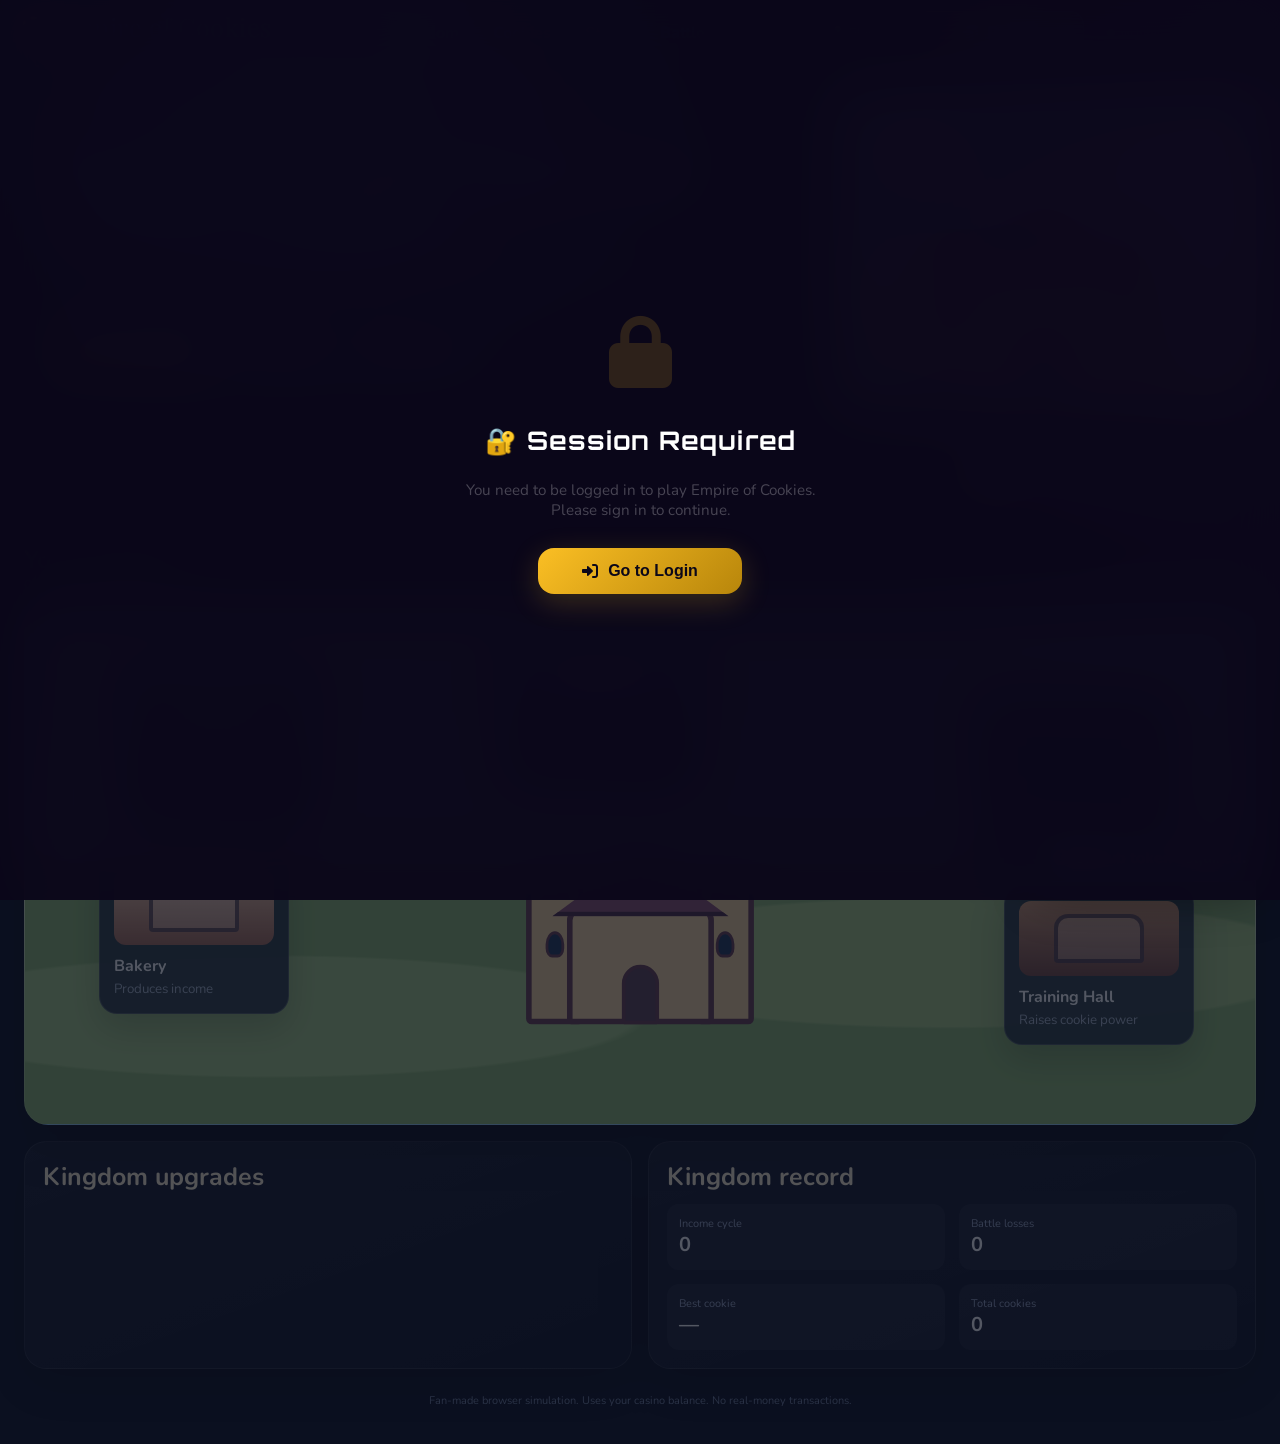
<file: cookie_empire.html>
<!doctype html>
<html lang="en">
<head>
    <meta charset="utf-8">
    <meta name="viewport" content="width=device-width, initial-scale=1.0, maximum-scale=1.0, user-scalable=no">
    <title>🍪 Empire of Cookies – Casino Store</title>
    <link rel="stylesheet" href="https://cdnjs.cloudflare.com/ajax/libs/font-awesome/6.0.0-beta3/css/all.min.css">
    <link href="https://fonts.googleapis.com/css2?family=Nunito:wght@400;600;700;800;900&family=Playfair+Display:wght@700&family=Orbitron:wght@700&display=swap" rel="stylesheet">
    <style>
        /* ─── STYLES ─── */
        @import url('https://fonts.googleapis.com/css2?family=Nunito:wght@400;600;700;800;900&family=Playfair+Display:wght@700&family=Orbitron:wght@700&display=swap');
        :root {
            --bg: #0b1020;
            --panel: #151c31;
            --panel2: #1d2740;
            --cream: #fff4d6;
            --muted: #9aa8c5;
            --gold: #f5c75d;
            --gold2: #ffe49a;
            --blue: #75c8ff;
            --green: #77dfa5;
            --pink: #ff91bd;
            --danger: #ff7085;
            --shadow: 0 16px 45px rgba(0, 0, 0, .35);
        }
        * {
            box-sizing: border-box;
        }
        html,
        body {
            margin: 0;
            min-height: 100%;
            font-family: Nunito, system-ui, sans-serif;
            background:
                radial-gradient(circle at 25% 0%, #2a3d71 0, transparent 26%),
                radial-gradient(circle at 100% 15%, #35244f 0, transparent 30%),
                var(--bg);
            color: #fff;
        }
        button {
            font: inherit;
        }
        button:focus-visible {
            outline: 2px solid var(--gold);
            outline-offset: 2px;
        }
        .app {
            min-height: 100vh;
            transition: opacity .25s ease, pointer-events .25s ease;
        }
        .app.hidden {
            opacity: 0.3 !important;
            pointer-events: none !important;
        }
        .app.visible {
            opacity: 1 !important;
            pointer-events: auto !important;
        }
        .topbar {
            position: sticky;
            top: 0;
            z-index: 20;
            display: grid;
            grid-template-columns: 260px 1fr auto;
            align-items: center;
            padding: 10px 18px;
            background: rgba(8, 12, 25, .92);
            backdrop-filter: blur(16px);
            border-bottom: 1px solid rgba(255, 255, 255, .08);
            gap: 12px;
        }
        .brand {
            font-family: 'Playfair Display', serif;
            font-size: 25px;
            letter-spacing: .5px;
            color: var(--cream);
        }
        .brand small {
            display: block;
            font-family: Nunito;
            font-size: 10px;
            letter-spacing: 2px;
            color: #8091b4;
            margin-top: -2px;
        }
        .top-right {
            display: flex;
            align-items: center;
            gap: 12px;
            flex-wrap: wrap;
            justify-content: flex-end;
        }
        .balance {
            display: flex;
            align-items: center;
            gap: 9px;
            padding: 9px 13px;
            border: 1px solid rgba(245, 199, 93, .2);
            background: rgba(245, 199, 93, .07);
            border-radius: 14px;
            font-weight: 900;
            color: var(--gold2);
            min-width: 170px;
            justify-content: center;
        }
        .balance span {
            font-size: 18px;
        }
        .user-name {
            font-size: 13px;
            font-weight: 600;
            color: var(--muted);
            background: rgba(255, 255, 255, .04);
            padding: 6px 14px;
            border-radius: 30px;
            border: 1px solid rgba(255, 255, 255, .06);
            display: flex;
            align-items: center;
            gap: 6px;
        }
        .user-name i {
            color: var(--gold);
        }
        .back-btn {
            background: rgba(255, 255, 255, .04);
            border: 1px solid rgba(255, 255, 255, .06);
            color: var(--muted);
            padding: 6px 14px;
            border-radius: 30px;
            cursor: pointer;
            font-size: 13px;
            font-weight: 600;
            display: flex;
            align-items: center;
            gap: 6px;
            transition: .3s;
        }
        .back-btn:hover {
            background: rgba(212, 168, 71, .1);
            border-color: var(--gold);
            color: var(--gold);
        }
        .db-status {
            display: flex;
            align-items: center;
            gap: 6px;
            font-size: .65rem;
            color: rgba(255, 255, 255, .15);
            padding: 4px 10px;
            border-radius: 100px;
            background: rgba(255, 255, 255, .02);
            border: 1px solid rgba(255, 255, 255, .03);
        }
        .db-status i {
            font-size: .5rem;
        }
        .db-status.online i {
            color: #34d399;
        }
        .db-status.offline i {
            color: #f87171;
            animation: blink 1.2s ease-in-out infinite;
        }
        @keyframes blink {
            0%,
            100% {
                opacity: 1;
            }
            50% {
                opacity: .2;
            }
        }
        .tabs {
            display: flex;
            gap: 6px;
            justify-content: center;
            flex-wrap: wrap;
        }
        .tab {
            border: 0;
            background: transparent;
            color: #8ea0c5;
            padding: 10px 14px;
            border-radius: 12px;
            font-weight: 800;
            cursor: pointer;
            transition: .2s;
        }
        .tab:hover,
        .tab.active {
            background: rgba(245, 199, 93, .11);
            color: var(--gold2);
        }
        main {
            max-width: 1450px;
            margin: 0 auto;
            padding: 24px;
        }
        .screen {
            display: none;
        }
        .screen.active {
            display: block;
        }
        .hero {
            display: grid;
            grid-template-columns: 1.3fr .7fr;
            gap: 22px;
            align-items: stretch;
        }
        .heroCard,
        .card {
            background: linear-gradient(160deg, rgba(255, 255, 255, .06), rgba(255, 255, 255, .02));
            border: 1px solid rgba(255, 255, 255, .08);
            border-radius: 22px;
            box-shadow: var(--shadow);
        }
        .heroCopy {
            padding: 30px 30px 26px;
        }
        .kicker {
            font-size: 11px;
            letter-spacing: 2px;
            color: var(--gold);
            font-weight: 900;
            text-transform: uppercase;
        }
        h1 {
            font-family: 'Playfair Display', serif;
            font-size: 48px;
            line-height: 1.02;
            margin: 8px 0 14px;
            color: var(--cream);
        }
        h2 {
            font-size: 25px;
            margin: 0;
            color: var(--cream);
        }
        h3 {
            margin: 0 0 6px;
        }
        .muted {
            color: var(--muted);
        }
        .heroCopy p {
            max-width: 680px;
            line-height: 1.65;
            color: #b8c3d8;
        }
        .actions {
            display: flex;
            gap: 10px;
            flex-wrap: wrap;
            margin-top: 20px;
        }
        .btn {
            border: 1px solid rgba(255, 255, 255, .1);
            background: #23304f;
            color: #fff;
            padding: 11px 16px;
            border-radius: 12px;
            font-weight: 900;
            cursor: pointer;
            transition: .15s transform, .15s filter;
            user-select: none;
        }
        .btn:hover {
            transform: translateY(-1px);
            filter: brightness(1.08);
        }
        .btn:disabled {
            opacity: .4;
            cursor: not-allowed;
            transform: none !important;
            filter: none !important;
        }
        .btn.primary {
            background: linear-gradient(180deg, #f7d778, #c99833);
            color: #19120a;
            border-color: #fbe7a3;
        }
        .btn.secondary {
            background: rgba(255, 255, 255, .05);
        }
        .btn.danger {
            background: rgba(255, 112, 133, .12);
            border-color: rgba(255, 112, 133, .3);
            color: #ffb5c2;
        }
        .btn.gold {
            background: linear-gradient(180deg, #f7d778, #c99833);
            color: #19120a;
            border-color: #fbe7a3;
        }
        .btn.gold:disabled {
            opacity: .4;
            cursor: not-allowed;
        }
        .heroArt {
            min-height: 320px;
            position: relative;
            overflow: hidden;
            border-radius: 22px;
            background: linear-gradient(180deg, #87c8ed 0%, #bde9f6 55%, #e4f2df 56%, #b4d7a5 100%);
            border: 1px solid rgba(255, 255, 255, .12);
        }
        .cloud {
            position: absolute;
            background: rgba(255, 255, 255, .82);
            width: 100px;
            height: 34px;
            border-radius: 50px;
            filter: blur(.2px);
        }
        .cloud:before,
        .cloud:after {
            content: "";
            position: absolute;
            background: inherit;
            border-radius: 50%;
        }
        .cloud:before {
            width: 52px;
            height: 52px;
            left: 15px;
            top: -23px;
        }
        .cloud:after {
            width: 62px;
            height: 62px;
            right: 12px;
            top: -30px;
        }
        .cloud.c1 {
            left: 28px;
            top: 48px;
        }
        .cloud.c2 {
            right: 35px;
            top: 92px;
            transform: scale(.7);
        }
        .castle-hero {
            position: absolute;
            left: 50%;
            bottom: 18px;
            transform: translateX(-50%);
            width: 245px;
            height: 190px;
        }
        .castle-hero .body {
            position: absolute;
            left: 44px;
            bottom: 0;
            width: 158px;
            height: 126px;
            background: #f8d7a0;
            border: 6px solid #6b4151;
            border-radius: 14px 14px 5px 5px;
        }
        .castle-hero .roof {
            position: absolute;
            width: 190px;
            height: 70px;
            left: 28px;
            bottom: 116px;
            background: #8c506e;
            clip-path: polygon(50% 0, 100% 100%, 0 100%);
            border-bottom: 5px solid #4e2e44;
        }
        .tower {
            position: absolute;
            bottom: 0;
            width: 62px;
            height: 154px;
            background: #f5d39b;
            border: 6px solid #6b4151;
            border-radius: 12px 12px 6px 6px;
        }
        .tower.left {
            left: 0;
        }
        .tower.right {
            right: 0;
        }
        .tower:before {
            content: "";
            position: absolute;
            left: 8px;
            right: 8px;
            top: -28px;
            height: 42px;
            background: #8c506e;
            clip-path: polygon(50% 0, 100% 100%, 0 100%);
        }
        .window {
            position: absolute;
            width: 20px;
            height: 28px;
            left: 50%;
            top: 48px;
            transform: translateX(-50%);
            background: #23395d;
            border: 3px solid #6b4151;
            border-radius: 50% 50% 35% 35%;
        }
        .gate {
            position: absolute;
            left: 50%;
            bottom: 0;
            transform: translateX(-50%);
            width: 40px;
            height: 64px;
            border-radius: 24px 24px 5px 5px;
            background: #5e4356;
            border: 4px solid #6b4151;
        }
        .flag {
            position: absolute;
            left: 50%;
            top: -6px;
            width: 4px;
            height: 48px;
            background: #5b3b55;
            transform: translateX(-50%);
        }
        .flag:after {
            content: "";
            position: absolute;
            left: 3px;
            top: 3px;
            border-left: 44px solid var(--gold);
            border-top: 14px solid transparent;
            border-bottom: 14px solid transparent;
        }
        .statRow {
            display: grid;
            grid-template-columns: repeat(4, 1fr);
            gap: 12px;
            margin: 18px 0;
        }
        .stat {
            padding: 16px;
        }
        .stat .v {
            font-size: 28px;
            font-weight: 900;
            margin-top: 2px;
        }
        .stat .l {
            font-size: 11px;
            color: var(--muted);
            text-transform: uppercase;
            letter-spacing: 1.3px;
        }
        .sectionHead {
            display: flex;
            justify-content: space-between;
            gap: 12px;
            align-items: end;
            margin: 26px 0 13px;
        }
        .kingdom {
            position: relative;
            min-height: 520px;
            overflow: hidden;
            border-radius: 24px;
            border: 1px solid rgba(255, 255, 255, .08);
            background: linear-gradient(180deg, #8dcaee 0, #c7eef8 49%, #d8e9c0 50%, #90b875 100%);
            box-shadow: var(--shadow);
        }
        .kingdom:before {
            content: "";
            position: absolute;
            left: 0;
            right: 0;
            bottom: 0;
            height: 52%;
            background:
                radial-gradient(ellipse at 20% 60%, #a9cd87 0 26%, transparent 27%),
                radial-gradient(ellipse at 75% 40%, #aacb84 0 28%, transparent 29%),
                #91ba73;
        }
        .kingdomCast {
            position: absolute;
            left: 50%;
            bottom: 18%;
            transform: translateX(-50%) scale(.93);
        }
        .building {
            position: absolute;
            width: 190px;
            padding: 14px;
            border-radius: 18px;
            background: rgba(35, 47, 62, .88);
            border: 1px solid rgba(255, 255, 255, .15);
            backdrop-filter: blur(6px);
            cursor: pointer;
            box-shadow: 0 15px 35px rgba(0, 0, 0, .18);
            transition: .15s transform;
            z-index: 2;
        }
        .building:hover {
            transform: translateY(-4px);
        }
        .building .miniArt {
            height: 75px;
            border-radius: 12px;
            margin-bottom: 10px;
            position: relative;
            overflow: hidden;
        }
        .bakery {
            left: 6%;
            top: 48%;
        }
        .farm {
            right: 7%;
            top: 18%;
        }
        .mine {
            left: 8%;
            top: 12%;
        }
        .training {
            right: 5%;
            top: 54%;
        }
        .magic {
            left: 39%;
            top: 5%;
        }
        .miniArt.bak {
            background: linear-gradient(#f8cfab, #a86f5b);
        }
        .miniArt.far {
            background: linear-gradient(#a7d58d, #719e62);
        }
        .miniArt.min {
            background: linear-gradient(#7e89a9, #4f5c7b);
        }
        .miniArt.tr {
            background: linear-gradient(#d19b74, #7a4c43);
        }
        .miniArt.mag {
            background: linear-gradient(#b49be3, #5d4a88);
        }
        .miniArt:after {
            content: "";
            position: absolute;
            inset: 13px 35px;
            border-radius: 14px 14px 4px 4px;
            border: 4px solid rgba(54, 39, 58, .65);
            background: rgba(255, 255, 255, .22);
        }
        .building b {
            display: block;
            font-size: 16px;
        }
        .building small {
            color: #a9b6ca;
        }
        .grid2 {
            display: grid;
            grid-template-columns: repeat(2, 1fr);
            gap: 16px;
        }
        .cookieGrid {
            display: grid;
            grid-template-columns: repeat(auto-fill, minmax(185px, 1fr));
            gap: 14px;
        }
        .cookieCard {
            position: relative;
            padding: 14px;
            overflow: hidden;
            cursor: pointer;
            border: 1px solid rgba(255, 255, 255, .08);
            border-radius: 18px;
            background: linear-gradient(160deg, rgba(255, 255, 255, .065), rgba(255, 255, 255, .02));
            transition: .15s transform, .2s box-shadow;
        }
        .cookieCard:hover {
            transform: translateY(-3px);
            box-shadow: 0 14px 34px rgba(0, 0, 0, .25);
        }
        .portrait {
            height: 145px;
            border-radius: 14px;
            display: grid;
            place-items: center;
            position: relative;
            overflow: hidden;
            background:
                radial-gradient(circle at 35% 30%, rgba(255, 255, 255, .55) 0 8%, transparent 9%),
                linear-gradient(160deg, var(--c1), var(--c2));
        }
        .portrait .face {
            width: 92px;
            height: 92px;
            border-radius: 50%;
            background: #e9bd80;
            border: 6px solid #6d4850;
            position: relative;
            box-shadow: 0 10px 15px rgba(0, 0, 0, .22);
        }
        .face:before,
        .face:after {
            content: "";
            position: absolute;
            top: 30px;
            width: 11px;
            height: 15px;
            border-radius: 50%;
            background: #332631;
        }
        .face:before {
            left: 23px;
        }
        .face:after {
            right: 23px;
        }
        .mouth {
            position: absolute;
            left: 50%;
            transform: translateX(-50%);
            top: 55px;
            width: 28px;
            height: 12px;
            border-bottom: 4px solid #703f4c;
            border-radius: 0 0 20px 20px;
        }
        .hair {
            position: absolute;
            inset: -7px 8px auto;
            height: 42px;
            border-radius: 50%;
            background: var(--hair);
        }
        .badge {
            position: absolute;
            right: 8px;
            top: 8px;
            font-size: 10px;
            font-weight: 900;
            padding: 6px 8px;
            border-radius: 999px;
            background: rgba(12, 16, 28, .75);
        }
        .cookieName {
            font-size: 18px;
            font-weight: 900;
            margin-top: 12px;
        }
        .cookieSub {
            font-size: 11px;
            color: var(--muted);
        }
        .level {
            margin-top: 8px;
            font-weight: 900;
            color: var(--gold2);
        }
        .bar {
            height: 5px;
            border-radius: 5px;
            background: #28334d;
            overflow: hidden;
            margin-top: 5px;
        }
        .bar span {
            display: block;
            height: 100%;
            background: linear-gradient(90deg, #7fe1ae, #f7d778);
        }
        .rarity-COMMON {
            --r: #9ca3af
        }
        .rarity-UNCOMMON {
            --r: #60a5fa
        }
        .rarity-RARE {
            --r: #34d399
        }
        .rarity-EPIC {
            --r: #a78bfa
        }
        .rarity-ANCIENT {
            --r: #f6b93b
        }
        .rarity-DRAGON {
            --r: #fb923c
        }
        .rarity-LEGENDARY {
            --r: #f472b6
        }
        .rarity-TITAN {
            --r: #f43f5e
        }
        .rarity-IMMORTAL {
            --r: #facc15
        }
        .cookieCard.rarity-IMMORTAL {
            box-shadow: 0 0 35px rgba(250, 204, 21, .10);
            animation: glow 1.8s infinite alternate;
        }
        @keyframes glow {
            to {
                box-shadow: 0 0 65px rgba(250, 204, 21, .18);
            }
        }
        .store-grid {
            display: grid;
            grid-template-columns: repeat(auto-fill, minmax(220px, 1fr));
            gap: 16px;
        }
        .store-item {
            padding: 18px;
            border-radius: 18px;
            border: 1px solid rgba(255, 255, 255, .08);
            background: linear-gradient(160deg, rgba(255, 255, 255, .06), rgba(255, 255, 255, .02));
            text-align: center;
        }
        .store-item .rarity-badge {
            font-size: 12px;
            font-weight: 900;
            padding: 4px 12px;
            border-radius: 20px;
            display: inline-block;
        }
        .store-item .price-tag {
            font-size: 22px;
            font-weight: 900;
            color: var(--gold2);
            margin: 10px 0;
        }
        .store-item .btn-group {
            display: flex;
            gap: 8px;
            justify-content: center;
            flex-wrap: wrap;
        }
        .store-item .btn-group .btn {
            min-width: 80px;
            font-size: 13px;
        }
        .battleTop {
            display: grid;
            grid-template-columns: 1.3fr .7fr;
            gap: 16px;
        }
        .arena {
            min-height: 500px;
            padding: 18px;
            border-radius: 24px;
            position: relative;
            overflow: hidden;
            background: linear-gradient(180deg, #3a5a82 0%, #7293af 50%, #d6bf90 51%, #9e784f 100%);
            box-shadow: var(--shadow);
            border: 1px solid rgba(255, 255, 255, .08);
        }
        .arena:before {
            content: "";
            position: absolute;
            inset: auto 0 0;
            height: 46%;
            background: repeating-linear-gradient(0deg, rgba(255, 255, 255, .035) 0 2px, transparent 2px 20px);
        }
        .vs {
            position: absolute;
            left: 50%;
            top: 24px;
            transform: translateX(-50%);
            font-family: 'Playfair Display';
            font-size: 30px;
            color: #fff1b7;
            text-shadow: 0 4px 0 #513947;
            z-index: 2;
        }
        .side {
            position: absolute;
            bottom: 40px;
            display: flex;
            gap: 9px;
            align-items: end;
            z-index: 2;
        }
        .allySide {
            left: 28px;
        }
        .enemySide {
            right: 28px;
        }
        .fighter {
            width: 92px;
        }
        .fighter .portrait {
            height: 112px;
            transform: translateY(0);
        }
        .enemySide .fighter .portrait {
            filter: hue-rotate(300deg) saturate(.7);
        }
        .hp {
            height: 7px;
            background: #2a3040;
            border-radius: 7px;
            overflow: hidden;
            margin-top: 5px;
        }
        .hp span {
            display: block;
            height: 100%;
            background: #79e1a4;
        }
        .fName {
            text-align: center;
            font-size: 11px;
            font-weight: 900;
            margin-top: 4px;
        }
        .controls {
            display: flex;
            gap: 9px;
            flex-wrap: wrap;
            margin-top: 13px;
        }
        .teamSlots {
            display: grid;
            grid-template-columns: repeat(5, 1fr);
            gap: 8px;
            margin-top: 12px;
        }
        .slot {
            min-height: 110px;
            padding: 8px;
            text-align: center;
            border: 1px dashed rgba(255, 255, 255, .15);
            border-radius: 14px;
            background: rgba(255, 255, 255, .03);
            cursor: pointer;
        }
        .slot .portrait {
            height: 67px;
        }
        .slot .face {
            width: 45px;
            height: 45px;
            border-width: 3px;
        }
        .slot .face:before {
            width: 7px;
            height: 10px;
            top: 14px;
            left: 11px;
        }
        .slot .face:after {
            width: 7px;
            height: 10px;
            top: 14px;
            right: 11px;
        }
        .slot .mouth {
            top: 27px;
            width: 14px;
            height: 7px;
            border-width: 2px;
        }
        .log {
            max-height: 260px;
            overflow: auto;
            display: flex;
            flex-direction: column;
            gap: 7px;
        }
        .logLine {
            padding: 10px 12px;
            border-radius: 10px;
            background: rgba(255, 255, 255, .045);
            font-size: 12px;
            color: #c7d1e1;
        }
        .logLine.win {
            border-left: 3px solid var(--green);
        }
        .logLine.lose {
            border-left: 3px solid var(--danger);
        }
        .modal {
            position: fixed;
            inset: 0;
            z-index: 50;
            background: rgba(2, 5, 15, .7);
            backdrop-filter: blur(8px);
            display: none;
            align-items: center;
            justify-content: center;
            padding: 22px;
        }
        .modal.open {
            display: flex;
        }
        .dialog {
            width: min(860px, 96vw);
            max-height: 90vh;
            overflow: auto;
            background: #151d32;
            border: 1px solid rgba(255, 255, 255, .1);
            border-radius: 22px;
            box-shadow: var(--shadow);
            padding: 22px;
        }
        .dialogHead {
            display: flex;
            justify-content: space-between;
            gap: 14px;
            align-items: start;
        }
        .close {
            border: 0;
            background: rgba(255, 255, 255, .06);
            color: #fff;
            border-radius: 10px;
            padding: 8px 11px;
            cursor: pointer;
        }
        .detail {
            display: grid;
            grid-template-columns: 240px 1fr;
            gap: 20px;
            margin-top: 15px;
        }
        .detail .portrait {
            height: 240px;
        }
        .stats3 {
            display: grid;
            grid-template-columns: repeat(3, 1fr);
            gap: 8px;
        }
        .statBox {
            padding: 12px;
            border-radius: 12px;
            background: rgba(255, 255, 255, .045);
        }
        .statBox b {
            display: block;
            font-size: 20px;
        }
        .toast {
            position: fixed;
            right: 18px;
            bottom: 18px;
            z-index: 100;
            transform: translateY(90px);
            opacity: 0;
            transition: .25s;
            padding: 12px 15px;
            border-radius: 13px;
            background: #1e2a47;
            border: 1px solid rgba(255, 255, 255, .1);
            box-shadow: var(--shadow);
            font-weight: 800;
        }
        .toast.show {
            transform: none;
            opacity: 1;
        }
        .subgrid {
            display: grid;
            grid-template-columns: repeat(2, 1fr);
            gap: 14px;
        }
        .upgradeList {
            display: grid;
            gap: 8px;
        }
        .upgrade {
            display: flex;
            justify-content: space-between;
            align-items: center;
            padding: 12px;
            border-radius: 12px;
            background: rgba(255, 255, 255, .04);
        }
        .small {
            font-size: 11px;
        }
        .footer {
            padding: 24px 0 12px;
            text-align: center;
            color: #71809d;
            font-size: 11px;
        }
        .auth-overlay {
            display: none;
            position: fixed;
            inset: 0;
            z-index: 9999;
            background: rgba(11, 7, 25, .96);
            backdrop-filter: blur(24px);
            flex-direction: column;
            align-items: center;
            justify-content: center;
            text-align: center;
            padding: 40px 24px;
        }
        .auth-overlay.show {
            display: flex;
        }
        .auth-overlay .lock-icon {
            font-size: 4.5rem;
            color: rgba(251, 191, 36, .15);
            margin-bottom: 20px;
            animation: lockFloat 3s ease-in-out infinite;
        }
        @keyframes lockFloat {
            0%,
            100% {
                transform: translateY(0);
            }
            50% {
                transform: translateY(-12px);
            }
        }
        .auth-overlay h2 {
            font-family: 'Orbitron', monospace;
            font-weight: 700;
            font-size: 1.6rem;
            color: #fff;
            margin-bottom: 8px;
            letter-spacing: 1px;
        }
        .auth-overlay p {
            color: rgba(255, 255, 255, .25);
            font-size: .95rem;
            max-width: 420px;
            margin-bottom: 28px;
        }
        .auth-overlay .btn-login-now {
            padding: 14px 44px;
            border-radius: 16px;
            background: linear-gradient(135deg, #fbbf24, #b8860b);
            border: none;
            color: #0b0719;
            font-weight: 700;
            font-size: 1rem;
            cursor: pointer;
            transition: .3s;
            font-family: 'Inter', sans-serif;
            display: inline-flex;
            align-items: center;
            gap: 10px;
            box-shadow: 0 8px 30px rgba(251, 191, 36, .2);
        }
        .auth-overlay .btn-login-now:hover {
            transform: scale(1.04);
            box-shadow: 0 8px 50px rgba(251, 191, 36, .3);
        }
        @media(max-width:1050px) {
            .topbar {
                grid-template-columns: 1fr;
            }
            .tabs {
                order: 3;
                margin-top: 8px;
            }
            .top-right {
                justify-content: flex-start;
                margin-top: 6px;
            }
            .hero,
            .battleTop {
                grid-template-columns: 1fr;
            }
            .magic {
                left: 38%;
            }
        }
        @media(max-width:780px) {
            main {
                padding: 14px;
            }
            .statRow {
                grid-template-columns: repeat(2, 1fr);
            }
            .building {
                width: 155px;
            }
            .castle-hero {
                transform: translateX(-50%) scale(.78);
            }
            .detail {
                grid-template-columns: 1fr;
            }
            .side {
                gap: 4px;
            }
            .fighter {
                width: 74px;
            }
            .teamSlots {
                grid-template-columns: repeat(3, 1fr);
            }
            .grid2 {
                grid-template-columns: 1fr;
            }
        }
        @media(max-width:520px) {
            h1 {
                font-size: 36px;
            }
            .building {
                width: 135px;
                padding: 10px;
            }
            .building .miniArt {
                height: 55px;
            }
            .bakery,
            .training {
                left: 4%;
                right: auto;
            }
            .farm,
            .training {
                right: 4%;
                left: auto;
            }
            .mine {
                left: 4%;
            }
            .magic {
                left: 31%;
            }
            .store-grid {
                grid-template-columns: 1fr 1fr;
            }
        }
        @media(max-width:420px) {
            .store-grid {
                grid-template-columns: 1fr;
            }
            .topbar .brand {
                font-size: 20px;
            }
            .balance span {
                font-size: 15px;
            }
        }
    </style>
</head>
<body>

    <!-- ─── AUTH OVERLAY ─── -->
    <div class="auth-overlay" id="authOverlay">
        <div class="lock-icon"><i class="fas fa-lock"></i></div>
        <h2>🔐 Session Required</h2>
        <p>You need to be logged in to play Empire of Cookies.<br />Please sign in to continue.</p>
        <button class="btn-login-now" id="goToLoginBtn">
            <i class="fas fa-sign-in-alt"></i> Go to Login
        </button>
    </div>

    <!-- ─── APP ─── -->
    <div class="app hidden" id="appWrapper">

        <header class="topbar">
            <div class="brand">🍪 Empire of Cookies <small>CASINO STORE</small></div>
            <nav class="tabs">
                <button class="tab active" data-screen="kingdom">Kingdom</button>
                <button class="tab" data-screen="cookies">Cookies</button>
                <button class="tab" data-screen="store">Store</button>
                <button class="tab" data-screen="battle">Battle</button>
            </nav>
            <div class="top-right">
                <div class="user-name"><i class="fas fa-user"></i> <span id="userNameText">Player</span></div>
                <div class="balance"><i class="fas fa-coins"></i> <span id="balanceDisplay">PHP0</span></div>
                <div class="db-status online" id="dbStatus">
                    <i class="fas fa-circle"></i>
                    <span class="status-value" id="dbStatusLabel">github</span>
                </div>
                <button class="back-btn" id="backBtn"><i class="fas fa-arrow-left"></i> Back</button>
            </div>
        </header>

        <main>
            <!-- ─── KINGDOM ─── -->
            <section id="kingdom" class="screen active">
                <div class="hero">
                    <div class="heroCard heroCopy">
                        <div class="kicker">Rebuild the kingdom</div>
                        <h1>Restore the castle. Train your cookies. Conquer.</h1>
                        <p>Use your casino balance to buy powerful cookies from the Store. Build your kingdom, upgrade buildings, and battle enemies.</p>
                        <div class="actions">
                            <button class="btn primary" id="collectIncomeBtn">Collect income</button>
                            <button class="btn secondary" id="openStoreBtn">Open Store</button>
                            <button class="btn secondary" id="enterBattleBtn">Enter battle</button>
                        </div>
                    </div>
                    <div class="heroArt">
                        <div class="cloud c1"></div><div class="cloud c2"></div>
                        <div class="castle-hero">
                            <div class="tower left"><div class="window"></div></div>
                            <div class="tower right"><div class="window"></div></div>
                            <div class="body"></div><div class="roof"></div>
                            <div class="gate"></div><div class="flag"></div>
                        </div>
                    </div>
                </div>

                <div class="statRow">
                    <div class="card stat"><div class="l">Castle level</div><div class="v" id="castleLevel">1</div></div>
                    <div class="card stat"><div class="l">Kingdom power</div><div class="v" id="kingdomPower">0</div></div>
                    <div class="card stat"><div class="l">Cookies owned</div><div class="v" id="ownedCount">0</div></div>
                    <div class="card stat"><div class="l">Victories</div><div class="v" id="wins">0</div></div>
                </div>

                <div class="sectionHead"><div><h2>Your kingdom</h2><div class="muted small">Click a building to inspect and upgrade it.</div></div>
                    <div class="muted small">Balance is your casino balance.</div></div>

                <div class="kingdom">
                    <div class="building bakery" data-building="bakery"><div class="miniArt bak"></div><b>Bakery</b><small>Produces income</small></div>
                    <div class="building farm" data-building="farm"><div class="miniArt far"></div><b>Farm</b><small>Raises production</small></div>
                    <div class="building mine" data-building="mine"><div class="miniArt min"></div><b>Mine</b><small>Improves economy</small></div>
                    <div class="building training" data-building="training"><div class="miniArt tr"></div><b>Training Hall</b><small>Raises cookie power</small></div>
                    <div class="building magic" data-building="magic"><div class="miniArt mag"></div><b>Magic Library</b><small>Improves skills</small></div>
                    <div class="kingdomCast castle-hero"><div class="tower left"><div class="window"></div></div><div class="tower right"><div class="window"></div></div><div class="body"></div><div class="roof"></div><div class="gate"></div><div class="flag"></div></div>
                </div>

                <div class="grid2" style="margin-top:16px">
                    <div class="card" style="padding:18px"><div class="sectionHead" style="margin:0 0 10px"><h2>Kingdom upgrades</h2></div>
                        <div class="upgradeList" id="upgradeList"></div>
                    </div>
                    <div class="card" style="padding:18px"><div class="sectionHead" style="margin:0 0 10px"><h2>Kingdom record</h2></div>
                        <div class="subgrid">
                            <div class="statBox"><div class="muted small">Income cycle</div><b id="incomeValue">0</b></div>
                            <div class="statBox"><div class="muted small">Battle losses</div><b id="losses">0</b></div>
                            <div class="statBox"><div class="muted small">Best cookie</div><b id="bestCookie">—</b></div>
                            <div class="statBox"><div class="muted small">Total cookies</div><b id="totalCookies">0</b></div>
                        </div>
                    </div>
                </div>
            </section>

            <!-- ─── COOKIES ─── -->
            <section id="cookies" class="screen">
                <div class="sectionHead"><div><h2>Cookie Collection</h2><div class="muted small" id="collectionMeta"></div></div>
                    <button class="btn primary" id="buyCookiesBtn">Buy cookies</button></div>
                <div class="cookieGrid" id="cookieGrid"></div>
            </section>

            <!-- ─── STORE ─── -->
            <section id="store" class="screen">
                <div class="sectionHead"><div><h2>🍪 Cookie Store</h2><div class="muted small">Purchase cookies using your casino balance. Each purchase gives a random cookie of that rarity.</div></div></div>
                <div class="store-grid" id="storeGrid"></div>
                <div class="card" style="padding:16px;margin-top:16px;text-align:center">
                    <div class="muted small">All purchases are final. Cookies are added to your collection and can be used in battle.</div>
                </div>
            </section>

            <!-- ─── BATTLE ─── -->
            <section id="battle" class="screen">
                <div class="sectionHead"><div><h2>World Exploration</h2><div class="muted small">Build a five-cookie team, then battle.</div></div></div>
                <div class="battleTop">
                    <div>
                        <div class="arena">
                            <div class="vs">VS</div>
                            <div class="side allySide" id="allySide"></div>
                            <div class="side enemySide" id="enemySide"></div>
                        </div>
                        <div class="controls">
                            <button class="btn primary" id="battleBtn">Battle</button>
                            <button class="btn secondary" id="autoBattleBtn">Auto x5</button>
                            <button class="btn secondary" id="editTeamBtn">Edit team</button>
                        </div>
                    </div>
                    <div class="card" style="padding:18px">
                        <h2>Battle team</h2>
                        <div class="muted small">Maximum 5 cookies</div>
                        <div class="teamSlots" id="teamSlots"></div>
                        <div class="subgrid" style="margin-top:14px">
                            <div class="statBox"><div class="muted small">Wins</div><b id="battleWins">0</b></div>
                            <div class="statBox"><div class="muted small">Losses</div><b id="battleLosses">0</b></div>
                        </div>
                        <div style="margin-top:14px"><div class="sectionHead" style="margin:0 0 8px"><h3>Battle log</h3></div><div class="log" id="battleLog"></div></div>
                    </div>
                </div>
            </section>

            <div class="footer">Fan-made browser simulation. Uses your casino balance. No real-money transactions.</div>
        </main>
    </div>

    <!-- ─── MODAL ─── -->
    <div class="modal" id="genericModal"><div class="dialog" id="genericDialog"></div></div>
    <div class="toast" id="toast">Ready</div>
     <audio id="bgMusic" loop preload="auto"><source src="kingdombg.mp3" type="audio/mpeg"></audio>
<script>    
 const bgAudio = document.getElementById('bgMusic'); 
           // ─── AUDIO ──────────────────────────────────────────
            function enableAudio() {
                if (bgAudio.paused) {
                    bgAudio.play().catch(() => {});
                }
                document.removeEventListener('click', enableAudio);
                document.removeEventListener('keydown', enableAudio);
            }
            document.addEventListener('click', enableAudio);
            document.addEventListener('keydown', enableAudio);

            muteBtn.addEventListener('click', () => {
                isMuted = !isMuted;
                bgAudio.muted = isMuted;
                spinAudio.muted = isMuted;
                jackpotAudio.muted = isMuted;
                muteBtn.textContent = isMuted ? '🔇' : '🔊';
            });
</script>
    <!-- ─── JAVASCRIPT ─── -->
    <script>
        /* ============================================================
           SECURITY
           ============================================================ */
        document.addEventListener('contextmenu', e => e.preventDefault());
        document.addEventListener('keydown', function(e) {
            if (e.key === 'F12') { e.preventDefault();
                return false; }
            if (e.ctrlKey && e.shiftKey && (e.key === 'I' || e.key === 'J')) { e.preventDefault();
                return false; }
            if (e.ctrlKey && e.key === 'u') { e.preventDefault();
                return false; }
        });

        /* ============================================================
           GITHUB CONSTANTS & HELPERS
           ============================================================ */
        const ENCRYPTION_KEY_HASH = '$2a$12$tLvlRpTmRlBdGSUBZ8.phe4dOfl09CcFEp2cjG.U8lpPKvtwku5N6';
        const GITHUB_OWNER = 'tcute6851';
        const GITHUB_REPO = 'Arvroyal-Casino-Games';
        const GITHUB_PATH = 'CasinoDB.json';
        const GITHUB_TOKEN_KEY = 'github_pat';

        let dbData = { users: [] };
        let currentUser = null;
        let _githubSha = null;
        let _defaultBranch = 'main';
        let _savePending = false;
        let _saveTimer = null;

        /* ============================================================
           COOKIE DATABASE – FULL ROSTER WITH BALANCED RARITIES & TYPES
           ============================================================ */
        function generateCookieDB() {
            // ── ALL COOKIE NAMES (base + extra) ──
            const allNames = [
                // ----- BASE COOKIES (original 22) -----
                { id: 'gingerbrave', name: 'GingerBrave', rarity: 'COMMON', type: 'Attack', c1: '#e9b28e',
                c2: '#74433a', hair: '#5d352f' },
                { id: 'strawberry', name: 'Strawberry', rarity: 'COMMON', type: 'Support', c1: '#f09aae', c2: '#b43d6b',
                    hair: '#f3d4e4' },
                { id: 'wizard', name: 'Wizard', rarity: 'COMMON', type: 'Magic', c1: '#8ca4db', c2: '#4f5d93',
                    hair: '#4c406f' },
                { id: 'beet', name: 'Beet', rarity: 'COMMON', type: 'Defense', c1: '#b7c784', c2: '#667847',
                    hair: '#745b48' },
                { id: 'ninja', name: 'Ninja', rarity: 'COMMON', type: 'Attack', c1: '#777f9d', c2: '#20263d',
                    hair: '#2a2a34' },
                { id: 'custard', name: 'Custard III', rarity: 'UNCOMMON', type: 'Support', c1: '#f3d67f', c2: '#b18444',
                    hair: '#d6ad54' },
                { id: 'chili', name: 'Chili Pepper', rarity: 'UNCOMMON', type: 'Attack', c1: '#f08a7b', c2: '#9d3444',
                    hair: '#7e2730' },
                { id: 'princess', name: 'Princess', rarity: 'UNCOMMON', type: 'Defense', c1: '#d7a0e0', c2: '#6c477f',
                    hair: '#d87fbe' },
                { id: 'knight', name: 'Knight', rarity: 'UNCOMMON', type: 'Defense', c1: '#aeb9d5', c2: '#56627f',
                    hair: '#4c5365' },
                { id: 'devil', name: 'Devil', rarity: 'UNCOMMON', type: 'Magic', c1: '#b76a7d', c2: '#5a2336',
                    hair: '#3a182c' },
                { id: 'muscle', name: 'Muscle', rarity: 'UNCOMMON', type: 'Attack', c1: '#d8a77e', c2: '#8b593f',
                    hair: '#6a4334' },
                { id: 'espresso', name: 'Espresso', rarity: 'RARE', type: 'Magic', c1: '#c59a76', c2: '#5b3f47',
                    hair: '#3f2a2e' },
                { id: 'latte', name: 'Latte', rarity: 'RARE', type: 'Magic', c1: '#d5b68d', c2: '#8a6650',
                    hair: '#6a483e' },
                { id: 'darkchoco', name: 'Dark Choco', rarity: 'RARE', type: 'Defense', c1: '#8d6f74', c2: '#3b2b37',
                    hair: '#25202a' },
                { id: 'milk', name: 'Milk', rarity: 'RARE', type: 'Defense', c1: '#f4ddba', c2: '#9d7d6c',
                    hair: '#d8c3ab' },
                { id: 'hollyberry', name: 'Hollyberry', rarity: 'EPIC', type: 'Defense', c1: '#e7948d', c2: '#72404d',
                    hair: '#8c3c41' },
                { id: 'purevanilla', name: 'Pure Vanilla', rarity: 'ANCIENT', type: 'Support', c1: '#ead39e',
                    c2: '#7d6aa4', hair: '#ede3c5' },
                { id: 'seafairy', name: 'Sea Fairy', rarity: 'LEGENDARY', type: 'Magic', c1: '#86dff0', c2: '#446cb2',
                    hair: '#b7eef5' },
                { id: 'frostqueen', name: 'Frost Queen', rarity: 'LEGENDARY', type: 'Magic', c1: '#c1d8ef',
                    c2: '#6172b7', hair: '#cfe5ff' },
                { id: 'goldencheese', name: 'Golden Cheese', rarity: 'LEGENDARY', type: 'Attack', c1: '#f3cf66',
                    c2: '#bd8732', hair: '#fff0a5' },
                { id: 'crimsondragon', name: 'Crimson Dragon', rarity: 'DRAGON', type: 'Attack', c1: '#ec8a7b',
                    c2: '#792e45', hair: '#8c2636' },
                { id: 'starimmortal', name: 'Star Immortal', rarity: 'IMMORTAL', type: 'Magic', c1: '#f4d978',
                    c2: '#9865c4', hair: '#fff2af' },

                // ----- EXTRA COOKIES (all names from extraNames, assigned balanced rarities) -----
                { id: 'almond', name: 'Almond Cookie', rarity: 'COMMON', type: 'Attack', c1: '#d4b896', c2: '#8b6f54',
                    hair: '#6b4f3a' },
                { id: 'apple', name: 'Apple Cookie', rarity: 'COMMON', type: 'Support', c1: '#e8b88a', c2: '#b57a4a',
                    hair: '#8f5e3a' },
                { id: 'banana', name: 'Banana Cookie', rarity: 'COMMON', type: 'Defense', c1: '#f5e07c', c2: '#c4a84a',
                    hair: '#8f7a2a' },
                { id: 'blueberry', name: 'Blueberry Cookie', rarity: 'COMMON', type: 'Magic', c1: '#8baed4', c2: '#4a6f9a',
                    hair: '#3a4f7a' },
                { id: 'caramel', name: 'Caramel Cookie', rarity: 'COMMON', type: 'Attack', c1: '#e8c894', c2: '#b08a5a',
                    hair: '#7a6040' },
                { id: 'cherry', name: 'Cherry Cookie', rarity: 'COMMON', type: 'Support', c1: '#e88a8a', c2: '#b04a4a',
                    hair: '#8a3030' },
                { id: 'cinnamon', name: 'Cinnamon Cookie', rarity: 'COMMON', type: 'Magic', c1: '#d4a87a', c2: '#9a6a4a',
                    hair: '#6a4a30' },
                { id: 'cocoa', name: 'Cocoa Cookie', rarity: 'COMMON', type: 'Defense', c1: '#b8947a', c2: '#7a5a4a',
                    hair: '#4a3020' },
                { id: 'coffee', name: 'Coffee Cookie', rarity: 'COMMON', type: 'Attack', c1: '#b8a08a', c2: '#7a604a',
                    hair: '#4a382a' },
                { id: 'cookiedough', name: 'Cookie Dough', rarity: 'COMMON', type: 'Support', c1: '#f0e0c0',
                    c2: '#b8a080', hair: '#8a7050' },
                { id: 'cottoncandy', name: 'Cotton Candy', rarity: 'COMMON', type: 'Magic', c1: '#f0c8e0', c2: '#c88ab0',
                    hair: '#a06a8a' },
                { id: 'cream', name: 'Cream Cookie', rarity: 'COMMON', type: 'Defense', c1: '#f8f0e0', c2: '#d0c0a8',
                    hair: '#a89880' },
                { id: 'crunch', name: 'Crunch Cookie', rarity: 'COMMON', type: 'Attack', c1: '#d4c098', c2: '#a08060',
                    hair: '#705040' },
                { id: 'cupcake', name: 'Cupcake Cookie', rarity: 'UNCOMMON', type: 'Support', c1: '#f0c8b0', c2: '#d09070',
                    hair: '#a06850' },
                { id: 'donut', name: 'Donut Cookie', rarity: 'UNCOMMON', type: 'Defense', c1: '#f0d8b0', c2: '#d0a870',
                    hair: '#a08050' },
                { id: 'dragonfruit', name: 'Dragonfruit Cookie', rarity: 'UNCOMMON', type: 'Magic', c1: '#e88a70',
                    c2: '#b04a3a', hair: '#7a2a20' },
                { id: 'eclair', name: 'Eclair Cookie', rarity: 'UNCOMMON', type: 'Attack', c1: '#f0d8a8', c2: '#d0a870',
                    hair: '#a07848' },
                { id: 'fudge', name: 'Fudge Cookie', rarity: 'UNCOMMON', type: 'Defense', c1: '#b09878', c2: '#7a6048',
                    hair: '#4a3020' },
                { id: 'ginger', name: 'Ginger Cookie', rarity: 'UNCOMMON', type: 'Support', c1: '#e8c8a0', c2: '#c09060',
                    hair: '#906848' },
                { id: 'grape', name: 'Grape Cookie', rarity: 'UNCOMMON', type: 'Magic', c1: '#b898c8', c2: '#7858a0',
                    hair: '#483870' },
                { id: 'hazelnut', name: 'Hazelnut Cookie', rarity: 'UNCOMMON', type: 'Attack', c1: '#d4b890', c2: '#a08060',
                    hair: '#705040' },
                { id: 'honey', name: 'Honey Cookie', rarity: 'UNCOMMON', type: 'Support', c1: '#f0d878', c2: '#d0a848',
                    hair: '#a07830' },
                { id: 'lemon', name: 'Lemon Cookie', rarity: 'UNCOMMON', type: 'Defense', c1: '#f0e070', c2: '#c8b040',
                    hair: '#908028' },
                { id: 'licorice', name: 'Licorice Cookie', rarity: 'UNCOMMON', type: 'Magic', c1: '#887878', c2: '#504040',
                    hair: '#302020' },
                { id: 'macaron', name: 'Macaron Cookie', rarity: 'UNCOMMON', type: 'Support', c1: '#f0c8c8', c2: '#d09090',
                    hair: '#b06060' },
                { id: 'mango', name: 'Mango Cookie', rarity: 'RARE', type: 'Attack', c1: '#f0c878', c2: '#d09848',
                    hair: '#a07028' },
                { id: 'marshmallow', name: 'Marshmallow Cookie', rarity: 'RARE', type: 'Support', c1: '#f8f0e0',
                    c2: '#e0d0b0', hair: '#c0a888' },
                { id: 'mint', name: 'Mint Cookie', rarity: 'RARE', type: 'Magic', c1: '#a0d8a0', c2: '#60a860',
                    hair: '#307030' },
                { id: 'mocha', name: 'Mocha Cookie', rarity: 'RARE', type: 'Defense', c1: '#b09878', c2: '#7a6048',
                    hair: '#4a3020' },
                { id: 'nutella', name: 'Nutella Cookie', rarity: 'RARE', type: 'Attack', c1: '#b08060', c2: '#7a4a30',
                    hair: '#4a2818' },
                { id: 'orange', name: 'Orange Cookie', rarity: 'RARE', type: 'Support', c1: '#f0b870', c2: '#d08840',
                    hair: '#a05828' },
                { id: 'peach', name: 'Peach Cookie', rarity: 'RARE', type: 'Defense', c1: '#f0c8a0', c2: '#d09060',
                    hair: '#b06840' },
                { id: 'peanut', name: 'Peanut Cookie', rarity: 'RARE', type: 'Magic', c1: '#d4b890', c2: '#a08060',
                    hair: '#705040' },
                { id: 'pear', name: 'Pear Cookie', rarity: 'RARE', type: 'Attack', c1: '#e0d090', c2: '#b8a058',
                    hair: '#887030' },
                { id: 'pecan', name: 'Pecan Cookie', rarity: 'RARE', type: 'Support', c1: '#d4b898', c2: '#a08060',
                    hair: '#705040' },
                { id: 'pineapple', name: 'Pineapple Cookie', rarity: 'EPIC', type: 'Attack', c1: '#f0d070', c2: '#d0a840',
                    hair: '#a07828' },
                { id: 'pistachio', name: 'Pistachio Cookie', rarity: 'EPIC', type: 'Defense', c1: '#b8d8a0', c2: '#78a860',
                    hair: '#487030' },
                { id: 'plum', name: 'Plum Cookie', rarity: 'EPIC', type: 'Magic', c1: '#b898b0', c2: '#785880',
                    hair: '#483858' },
                { id: 'pumpkin', name: 'Pumpkin Cookie', rarity: 'EPIC', type: 'Support', c1: '#f0a870', c2: '#d08040',
                    hair: '#a05828' },
                { id: 'raspberry', name: 'Raspberry Cookie', rarity: 'EPIC', type: 'Attack', c1: '#e89080', c2: '#c05848',
                    hair: '#8a3028' },
                { id: 'redvelvet', name: 'Red Velvet Cookie', rarity: 'EPIC', type: 'Defense', c1: '#d08080',
                    c2: '#a04848', hair: '#6a2828' },
                { id: 'sesame', name: 'Sesame Cookie', rarity: 'EPIC', type: 'Magic', c1: '#d4c8a8', c2: '#a89870',
                    hair: '#786848' },
                { id: 'snickerdoodle', name: 'Snickerdoodle', rarity: 'EPIC', type: 'Support', c1: '#f0d8b0',
                    c2: '#d0a870', hair: '#a07848' },
                { id: 'sorbet', name: 'Sorbet Cookie', rarity: 'ANCIENT', type: 'Magic', c1: '#b8e0f0', c2: '#70a8c8',
                    hair: '#407090' },
                { id: 'soy', name: 'Soy Cookie', rarity: 'ANCIENT', type: 'Defense', c1: '#d4c8b0', c2: '#a09070',
                    hair: '#706848' },
                { id: 'sprinkle', name: 'Sprinkle Cookie', rarity: 'ANCIENT', type: 'Support', c1: '#f0e8d0',
                    c2: '#d0c0a0', hair: '#a89878' },
                { id: 'sugar', name: 'Sugar Cookie', rarity: 'ANCIENT', type: 'Attack', c1: '#f8f0e0', c2: '#e0d0b0',
                    hair: '#c0a888' },
                { id: 'taffy', name: 'Taffy Cookie', rarity: 'ANCIENT', type: 'Defense', c1: '#f0d0b0', c2: '#d0a080',
                    hair: '#a07050' },
                { id: 'toffee', name: 'Toffee Cookie', rarity: 'ANCIENT', type: 'Magic', c1: '#e8c890', c2: '#c09858',
                    hair: '#907038' },
                { id: 'vanilla', name: 'Vanilla Cookie', rarity: 'DRAGON', type: 'Support', c1: '#f8f0e8', c2: '#e0d0c0',
                    hair: '#c0a898' },
                { id: 'walnut', name: 'Walnut Cookie', rarity: 'DRAGON', type: 'Defense', c1: '#d4b890', c2: '#a08060',
                    hair: '#705040' },
                { id: 'watermelon', name: 'Watermelon Cookie', rarity: 'DRAGON', type: 'Attack', c1: '#e8a080',
                    c2: '#c06848', hair: '#903828' },
                { id: 'yogurt', name: 'Yogurt Cookie', rarity: 'DRAGON', type: 'Magic', c1: '#f8f0e0', c2: '#e0d0b0',
                    hair: '#c0a888' },
                { id: 'zucchini', name: 'Zucchini Cookie', rarity: 'DRAGON', type: 'Support', c1: '#b8d8a0', c2: '#78a860',
                    hair: '#487030' },
                { id: 'maple', name: 'Maple Cookie', rarity: 'LEGENDARY', type: 'Attack', c1: '#f0c870', c2: '#d0a040',
                    hair: '#a07028' },
                { id: 'butterscotch', name: 'Butterscotch', rarity: 'LEGENDARY', type: 'Support', c1: '#f0d890',
                    c2: '#d0a860', hair: '#a07840' },
                { id: 'coconut', name: 'Coconut Cookie', rarity: 'LEGENDARY', type: 'Defense', c1: '#f0e8d0',
                    c2: '#d0c0a0', hair: '#a89878' },
                { id: 'almondjoy', name: 'Almond Joy', rarity: 'LEGENDARY', type: 'Magic', c1: '#d4c0a0', c2: '#a08860',
                    hair: '#706840' },
                { id: 'biscuit', name: 'Biscuit Cookie', rarity: 'LEGENDARY', type: 'Attack', c1: '#f0d8b0', c2: '#d0a870',
                    hair: '#a07848' },
                { id: 'brioche', name: 'Brioche Cookie', rarity: 'TITAN', type: 'Support', c1: '#f0e0c8', c2: '#d0b898',
                    hair: '#a08868' },
                { id: 'cake', name: 'Cake Cookie', rarity: 'TITAN', type: 'Defense', c1: '#f0d8c0', c2: '#d0a888',
                    hair: '#a07050' },
                { id: 'churro', name: 'Churro Cookie', rarity: 'TITAN', type: 'Magic', c1: '#f0c890', c2: '#d09860',
                    hair: '#a06838' },
                { id: 'cookie', name: 'Cookie Cookie', rarity: 'TITAN', type: 'Attack', c1: '#f0e0c0', c2: '#d0b890',
                    hair: '#a08868' },
                { id: 'crisp', name: 'Crisp Cookie', rarity: 'IMMORTAL', type: 'Defense', c1: '#f0d8b0', c2: '#d0a870',
                    hair: '#a07848' },
                { id: 'croissant', name: 'Croissant Cookie', rarity: 'IMMORTAL', type: 'Support', c1: '#f0e0c8',
                    c2: '#d0b898', hair: '#a08868' },
                { id: 'danish', name: 'Danish Cookie', rarity: 'IMMORTAL', type: 'Magic', c1: '#f0d8b0', c2: '#d0a870',
                    hair: '#a07848' },
                { id: 'fritter', name: 'Fritter Cookie', rarity: 'IMMORTAL', type: 'Attack', c1: '#f0c890', c2: '#d09860',
                    hair: '#a06838' },
                { id: 'gelato', name: 'Gelato Cookie', rarity: 'IMMORTAL', type: 'Support', c1: '#f0e8d0', c2: '#d0c0a0',
                    hair: '#a89878' },
                { id: 'granola', name: 'Granola Cookie', rarity: 'IMMORTAL', type: 'Defense', c1: '#d4c0a0', c2: '#a08860',
                    hair: '#706840' },
                { id: 'honeycomb', name: 'Honeycomb', rarity: 'IMMORTAL', type: 'Magic', c1: '#f0d878', c2: '#d0a848',
                    hair: '#a07830' },
                { id: 'icecream', name: 'Ice Cream Cookie', rarity: 'IMMORTAL', type: 'Attack', c1: '#f8f0e8',
                    c2: '#e0d0c0', hair: '#c0a898' },
                { id: 'jelly', name: 'Jelly Cookie', rarity: 'COMMON', type: 'Support', c1: '#f0a0a0', c2: '#d06060',
                    hair: '#a03838' },
                { id: 'lollipop', name: 'Lollipop Cookie', rarity: 'COMMON', type: 'Magic', c1: '#f0b8d0', c2: '#d080a0',
                    hair: '#a05068' },
                { id: 'muffin', name: 'Muffin Cookie', rarity: 'UNCOMMON', type: 'Defense', c1: '#f0d8b0', c2: '#d0a870',
                    hair: '#a07848' },
                { id: 'nougat', name: 'Nougat Cookie', rarity: 'UNCOMMON', type: 'Attack', c1: '#f0e0c0', c2: '#d0b890',
                    hair: '#a08868' },
                { id: 'oatmeal', name: 'Oatmeal Cookie', rarity: 'UNCOMMON', type: 'Support', c1: '#f0d8b0', c2: '#d0a870',
                    hair: '#a07848' },
                { id: 'pancake', name: 'Pancake Cookie', rarity: 'RARE', type: 'Magic', c1: '#f0e0c0', c2: '#d0b890',
                    hair: '#a08868' },
                { id: 'pastry', name: 'Pastry Cookie', rarity: 'RARE', type: 'Defense', c1: '#f0d8b0', c2: '#d0a870',
                    hair: '#a07848' },
                { id: 'pie', name: 'Pie Cookie', rarity: 'RARE', type: 'Attack', c1: '#f0c890', c2: '#d09860',
                    hair: '#a06838' },
                { id: 'popcorn', name: 'Popcorn Cookie', rarity: 'EPIC', type: 'Support', c1: '#f8f0c8', c2: '#e0d098',
                    hair: '#b8a068' },
                { id: 'pretzel', name: 'Pretzel Cookie', rarity: 'EPIC', type: 'Defense', c1: '#d4b890', c2: '#a08060',
                    hair: '#705040' },
                { id: 'pudding', name: 'Pudding Cookie', rarity: 'ANCIENT', type: 'Magic', c1: '#f0d8c0', c2: '#d0a888',
                    hair: '#a07050' },
                { id: 'raisin', name: 'Raisin Cookie', rarity: 'ANCIENT', type: 'Attack', c1: '#b8a088', c2: '#7a6048',
                    hair: '#4a3820' },
                { id: 'rice', name: 'Rice Cookie', rarity: 'DRAGON', type: 'Support', c1: '#f8f0e0', c2: '#e0d0b0',
                    hair: '#c0a888' },
                { id: 'sherbet', name: 'Sherbet Cookie', rarity: 'DRAGON', type: 'Magic', c1: '#d0e8f0', c2: '#88b8d0',
                    hair: '#588098' },
                { id: 'shortcake', name: 'Shortcake', rarity: 'LEGENDARY', type: 'Defense', c1: '#f0d8b0', c2: '#d0a870',
                    hair: '#a07848' },
                { id: 'sundae', name: 'Sundae Cookie', rarity: 'LEGENDARY', type: 'Support', c1: '#f0e8d0', c2: '#d0c0a0',
                    hair: '#a89878' },
                { id: 'tart', name: 'Tart Cookie', rarity: 'TITAN', type: 'Attack', c1: '#f0d8b0', c2: '#d0a870',
                    hair: '#a07848' },
                { id: 'tiramisu', name: 'Tiramisu Cookie', rarity: 'TITAN', type: 'Magic', c1: '#f0e0d0', c2: '#d0b898',
                    hair: '#a08868' },
                { id: 'waffle', name: 'Waffle Cookie', rarity: 'IMMORTAL', type: 'Defense', c1: '#f0d8b0', c2: '#d0a870',
                    hair: '#a07848' },
                { id: 'custard2', name: 'Custard Cookie', rarity: 'IMMORTAL', type: 'Support', c1: '#f3d67f', c2: '#b18444',
                    hair: '#d6ad54' },
                { id: 'brulee', name: 'Brulee Cookie', rarity: 'IMMORTAL', type: 'Magic', c1: '#f0d8b0', c2: '#d0a870',
                    hair: '#a07848' },
                { id: 'pannacotta', name: 'Panna Cotta', rarity: 'IMMORTAL', type: 'Attack', c1: '#f8f0e0', c2: '#e0d0b0',
                    hair: '#c0a888' },
                { id: 'profiterole', name: 'Profiterole', rarity: 'IMMORTAL', type: 'Support', c1: '#f0d8b0',
                    c2: '#d0a870', hair: '#a07848' },
                { id: 'meringue', name: 'Meringue Cookie', rarity: 'IMMORTAL', type: 'Defense', c1: '#f8f0e8',
                    c2: '#e0d0c0', hair: '#c0a898' },
                { id: 'cheesecake', name: 'Cheesecake', rarity: 'IMMORTAL', type: 'Magic', c1: '#f0e0c0', c2: '#d0b890',
                    hair: '#a08868' },
                { id: 'angelfood', name: 'Angel Food', rarity: 'IMMORTAL', type: 'Support', c1: '#f8f0e8', c2: '#e8d8c8',
                    hair: '#d0b8a8' },
                { id: 'carrot', name: 'Carrot Cookie', rarity: 'IMMORTAL', type: 'Defense', c1: '#f0a870', c2: '#d08040',
                    hair: '#a05828' },
                { id: 'lemonade', name: 'Lemonade Cookie', rarity: 'IMMORTAL', type: 'Attack', c1: '#f8e870', c2: '#e0c040',
                    hair: '#b89828' }
            ];

            // ── Rarity stat templates ──
            const rarityStats = {
                COMMON: { atkBase: 10, defBase: 8, hpBase: 45, atkVary: 5, defVary: 5, hpVary: 10 },
                UNCOMMON: { atkBase: 14, defBase: 10, hpBase: 55, atkVary: 6, defVary: 6, hpVary: 12 },
                RARE: { atkBase: 18, defBase: 14, hpBase: 65, atkVary: 8, defVary: 8, hpVary: 16 },
                EPIC: { atkBase: 22, defBase: 18, hpBase: 80, atkVary: 10, defVary: 10, hpVary: 20 },
                ANCIENT: { atkBase: 28, defBase: 22, hpBase: 100, atkVary: 12, defVary: 12, hpVary: 24 },
                DRAGON: { atkBase: 34, defBase: 26, hpBase: 115, atkVary: 14, defVary: 14, hpVary: 28 },
                LEGENDARY: { atkBase: 40, defBase: 30, hpBase: 130, atkVary: 16, defVary: 16, hpVary: 30 },
                TITAN: { atkBase: 48, defBase: 36, hpBase: 150, atkVary: 18, defVary: 18, hpVary: 34 },
                IMMORTAL: { atkBase: 60, defBase: 44, hpBase: 180, atkVary: 22, defVary: 22, hpVary: 40 }
            };

            // ── Build final cookie objects with stats ──
            return allNames.map(entry => {
                const stats = rarityStats[entry.rarity];
                const atk = stats.atkBase + Math.floor(Math.random() * stats.atkVary);
                const def = stats.defBase + Math.floor(Math.random() * stats.defVary);
                const hp = stats.hpBase + Math.floor(Math.random() * stats.hpVary);
                return {
                    id: entry.id,
                    name: entry.name,
                    rarity: entry.rarity,
                    type: entry.type,
                    atk,
                    def,
                    hp,
                    c1: entry.c1,
                    c2: entry.c2,
                    hair: entry.hair
                };
            });
        }

        const COOKIE_DB = generateCookieDB();

        // ── verify balance ──
        console.log('🍪 Cookie DB stats:');
        const rarityCounts = {};
        const typeCounts = {};
        COOKIE_DB.forEach(c => {
            rarityCounts[c.rarity] = (rarityCounts[c.rarity] || 0) + 1;
            typeCounts[c.type] = (typeCounts[c.type] || 0) + 1;
        });
        console.log('Rarities:', rarityCounts);
        console.log('Types:', typeCounts);
        console.log('Total:', COOKIE_DB.length);

        const RARITIES = ['COMMON', 'UNCOMMON', 'RARE', 'EPIC', 'ANCIENT', 'DRAGON', 'LEGENDARY', 'TITAN', 'IMMORTAL'];
        const RARITY_COLORS = { COMMON: '#9ca3af', UNCOMMON: '#60a5fa', RARE: '#34d399', EPIC: '#a78bfa', ANCIENT: '#f6b93b',
            DRAGON: '#fb923c', LEGENDARY: '#f472b6', TITAN: '#f43f5e', IMMORTAL: '#facc15' };
        const RARITY_LABELS = { COMMON: 'Common', UNCOMMON: 'Uncommon', RARE: 'Rare', EPIC: 'Epic', ANCIENT: 'Ancient',
            DRAGON: 'Dragon', LEGENDARY: 'Legendary', TITAN: 'Titan', IMMORTAL: 'Immortal' };
        const RARITY_PRICES = {
            COMMON: 2500,
            UNCOMMON: 5000,
            RARE: 25000,
            EPIC: 50000,
            ANCIENT: 150000,
            DRAGON: 300000,
            LEGENDARY: 500000,
            TITAN: 1000000,
            IMMORTAL: 5000000
        };

        function pick(arr) { return arr[Math.floor(Math.random() * arr.length)]; }

        function randomColor() {
            const letters = '0123456789ABCDEF';
            let color = '#';
            for (let i = 0; i < 6; i++) color += letters[Math.floor(Math.random() * 16)];
            return color;
        }

        function generateEnemies() {
            const enemyPrefixes = ['Shadow', 'Night', 'Royal', 'Void', 'Crimson', 'Frost', 'Storm', 'Inferno', 'Mystic',
                'Celestial', 'Chaos', 'Eternal', 'Arcane', 'Venom', 'Blight', 'Radiant', 'Dusk', 'Wrath', 'Ghost', 'Demon',
                'Crystal', 'Emerald', 'Ruby', 'Sapphire', 'Onyx', 'Obsidian', 'Bronze', 'Silver', 'Gold', 'Platinum'
            ];
            const enemySuffixes = ['Tart', 'Wafer', 'Truffle', 'Macaron', 'Cookie', 'Cake', 'Pie', 'Muffin', 'Cupcake',
                'Donut', 'Eclair', 'Fudge', 'Gingerbread', 'Lollipop', 'Pudding', 'Scone', 'Torte', 'Biscuit', 'Crisp',
                'Croissant', 'Danish', 'Fritter', 'Gelato', 'Granola', 'Meringue', 'Nougat', 'Oatmeal', 'Pastry', 'Pretzel',
                'Sherbet', 'Shortcake', 'Sundae', 'Tiramisu', 'Waffle', 'Brulee', 'Panna Cotta', 'Profiterole'
            ];
            const enemies = [];
            for (let i = 0; i < 100; i++) {
                const prefix = enemyPrefixes[i % enemyPrefixes.length];
                const suffix = enemySuffixes[i % enemySuffixes.length];
                enemies.push({ name: prefix + ' ' + suffix, power: 50 + i * 12 + Math.floor(Math.random() * 20),
                    c1: randomColor(), c2: randomColor() });
            }
            enemies.sort((a, b) => a.power - b.power);
            return enemies;
        }
        const ENEMIES = generateEnemies();

        /* ============================================================
           KINGDOM STATE
           ============================================================ */
        const defaultKingdom = {
            castle: 1,
            buildings: { bakery: 1, farm: 1, mine: 1, magic: 0, training: 0 },
            owned: ['gingerbrave'],
            levels: { gingerbrave: 1 },
            team: ['gingerbrave'],
            wins: 0,
            losses: 0,
            log: []
        };

        /* ============================================================
           DOM REFS
           ============================================================ */
        const appWrapper = document.getElementById('appWrapper');
        const authOverlay = document.getElementById('authOverlay');
        const goToLoginBtn = document.getElementById('goToLoginBtn');
        const backBtn = document.getElementById('backBtn');
        const balanceDisplay = document.getElementById('balanceDisplay');
        const userNameText = document.getElementById('userNameText');
        const dbStatus = document.getElementById('dbStatus');
        const dbStatusLabel = document.getElementById('dbStatusLabel');
        const toastEl = document.getElementById('toast');
        const modalEl = document.getElementById('genericModal');
        const dialogEl = document.getElementById('genericDialog');

        /* ============================================================
           CRYPTO & GITHUB
           ============================================================ */
        async function deriveKey(password, salt) {
            const enc = new TextEncoder();
            const keyMaterial = await crypto.subtle.importKey('raw', enc.encode(password), 'PBKDF2', false, ['deriveKey']);
            return crypto.subtle.deriveKey({ name: 'PBKDF2', salt, iterations: 100000, hash: 'SHA-256' },
                keyMaterial, { name: 'AES-GCM', length: 256 }, false, ['encrypt', 'decrypt']);
        }

        async function encryptData(plaintext) {
            const enc = new TextEncoder();
            const salt = crypto.getRandomValues(new Uint8Array(16));
            const iv = crypto.getRandomValues(new Uint8Array(12));
            const key = await deriveKey(ENCRYPTION_KEY_HASH, salt);
            const encrypted = await crypto.subtle.encrypt({ name: 'AES-GCM', iv }, key, enc.encode(plaintext));
            return [
                btoa(String.fromCharCode(...salt)),
                btoa(String.fromCharCode(...iv)),
                btoa(String.fromCharCode(...new Uint8Array(encrypted)))
            ].join(':');
        }

        async function decryptData(encryptedString) {
            const parts = encryptedString.split(':');
            if (parts.length !== 3) throw new Error('Invalid encrypted format');
            const salt = Uint8Array.from(atob(parts[0]), c => c.charCodeAt(0));
            const iv = Uint8Array.from(atob(parts[1]), c => c.charCodeAt(0));
            const ciphertext = Uint8Array.from(atob(parts[2]), c => c.charCodeAt(0));
            const key = await deriveKey(ENCRYPTION_KEY_HASH, salt);
            const decrypted = await crypto.subtle.decrypt({ name: 'AES-GCM', iv }, key, ciphertext);
            return new TextDecoder().decode(decrypted);
        }

        function getGitHubToken() {
            let token = localStorage.getItem(GITHUB_TOKEN_KEY);
            if (!token) {
                token = prompt('🔑 Enter your GitHub Personal Access Token (with repo scope):');
                if (token) localStorage.setItem(GITHUB_TOKEN_KEY, token);
            }
            return token;
        }

        function clearToken() { localStorage.removeItem(GITHUB_TOKEN_KEY); }

        async function detectDefaultBranch(token) {
            try {
                const resp = await fetch(`https://api.github.com/repos/${GITHUB_OWNER}/${GITHUB_REPO}`, {
                    headers: { 'Authorization': `token ${token}`, 'Accept': 'application/vnd.github.v3+json' }
                });
                if (resp.ok) { const data = await resp.json(); return data.default_branch || 'main'; }
            } catch {}
            return 'main';
        }

        async function createEmptyDatabase(token, branch) {
            const encrypted = await encryptData(JSON.stringify({ users: [] }, null, 2));
            const url = `https://api.github.com/repos/${GITHUB_OWNER}/${GITHUB_REPO}/contents/${GITHUB_PATH}`;
            const resp = await fetch(url, {
                method: 'PUT',
                headers: { 'Authorization': `token ${token}`, 'Content-Type': 'application/json',
                    'Accept': 'application/vnd.github.v3+json' },
                body: JSON.stringify({ message: 'Initialize CasinoDB.json', content: btoa(encrypted), branch })
            });
            if (!resp.ok) {
                const err = await resp.json().catch(() => ({}));
                throw new Error(`GitHub API error (${resp.status}): ${err.message || resp.statusText}`);
            }
            const result = await resp.json();
            _githubSha = result.content.sha;
        }

        async function loadDatabase(showToast = true) {
            let token = getGitHubToken();
            if (!token) { setDbStatus('offline', 'no token');
                showAuthOverlay(true); return false; }
            try {
                _defaultBranch = await detectDefaultBranch(token);
                const url = `https://api.github.com/repos/${GITHUB_OWNER}/${GITHUB_REPO}/contents/${GITHUB_PATH}`;
                const resp = await fetch(url, {
                    headers: { 'Authorization': `token ${token}`, 'Accept': 'application/vnd.github.v3+json' }
                });
                if (resp.status === 404) {
                    await createEmptyDatabase(token, _defaultBranch);
                    dbData = { users: [] };
                    if (showToast) showToastMsg('✅ New database created!', 'success');
                    await checkSession();
                    setDbStatus('online', 'github');
                    return true;
                }
                if (resp.status === 401) { clearToken();
                    showToastMsg('Invalid GitHub token.', 'error');
                    showAuthOverlay(true);
                    setDbStatus('offline', 'invalid token'); return false; }
                if (!resp.ok) {
                    const err = await resp.json().catch(() => ({}));
                    throw new Error(`GitHub API error (${resp.status}): ${err.message || resp.statusText}`);
                }
                const data = await resp.json();
                _githubSha = data.sha;
                let json;
                try {
                    const decrypted = await decryptData(atob(data.content));
                    json = JSON.parse(decrypted);
                } catch { json = JSON.parse(atob(data.content)); }
                dbData = json;
                if (showToast) showToastMsg('✅ Database loaded!', 'success');
                await checkSession();
                setDbStatus('online', 'github');
                return true;
            } catch (err) {
                console.error('loadDatabase error:', err);
                if (showToast) showToastMsg('Failed to load database.', 'error');
                showAuthOverlay(true);
                setDbStatus('offline', 'error');
                return false;
            }
        }

        async function saveDatabase(data) {
            const token = localStorage.getItem(GITHUB_TOKEN_KEY);
            if (!token) { showToastMsg('No GitHub token found.', 'error'); return; }
            try {
                const json = JSON.stringify(data, null, 2);
                const encrypted = await encryptData(json);
                const url = `https://api.github.com/repos/${GITHUB_OWNER}/${GITHUB_REPO}/contents/${GITHUB_PATH}`;
                const resp = await fetch(url, {
                    method: 'PUT',
                    headers: { 'Authorization': `token ${token}`, 'Content-Type': 'application/json',
                        'Accept': 'application/vnd.github.v3+json' },
                    body: JSON.stringify({ message: 'Update CasinoDB.json', content: btoa(encrypted),
                        sha: _githubSha, branch: _defaultBranch })
                });
                if (resp.status === 401) { clearToken();
                    showToastMsg('GitHub token expired.', 'error'); return; }
                if (!resp.ok) {
                    const err = await resp.json().catch(() => ({}));
                    throw new Error(`Failed to save: ${err.message || resp.statusText}`);
                }
                const result = await resp.json();
                _githubSha = result.content.sha;
            } catch (err) { console.error('saveDatabase error:', err); }
        }

        function scheduleSave() {
            if (_savePending) return;
            _savePending = true;
            clearTimeout(_saveTimer);
            _saveTimer = setTimeout(() => {
                _savePending = false;
                if (currentUser) {
                    const idx = dbData.users.findIndex(u => u.id === currentUser.id);
                    if (idx > -1) { dbData.users[idx] = currentUser;
                        saveDatabase(dbData).catch(() => {}); }
                }
            }, 800);
        }

        /* ============================================================
           UI HELPERS
           ============================================================ */
        function showApp(visible) {
            appWrapper.className = 'app ' + (visible ? 'visible' : 'hidden');
        }

        function showAuthOverlay(show) {
            authOverlay.classList.toggle('show', show);
            showApp(!show);
        }

        function setDbStatus(state, source) {
            dbStatus.className = 'db-status ' + state;
            dbStatusLabel.textContent = source || '—';
        }

        function showToastMsg(msg, type = 'success') {
            const icons = { success: 'fas fa-check-circle', error: 'fas fa-exclamation-circle',
                warning: 'fas fa-exclamation-triangle', info: 'fas fa-info-circle' };
            toastEl.className = 'toast ' + type;
            toastEl.innerHTML = `<i class="${icons[type] || icons.info}"></i> ${msg}`;
            toastEl.classList.add('show');
            clearTimeout(toastEl._timer);
            toastEl._timer = setTimeout(() => toastEl.classList.remove('show'), 3200);
        }

        function formatCurrency(n) { return 'PHP' + Math.floor(n || 0).toLocaleString(); }

        /* ============================================================
           SESSION
           ============================================================ */
        function checkSession() {
            const saved = sessionStorage.getItem('auth_user');
            if (!saved) { showAuthOverlay(true); return false; }
            try {
                const user = JSON.parse(saved);
                const exists = dbData.users.find(u => u.id === user.id);
                if (exists) {
                    if (exists.balance === undefined) exists.balance = 0;
                    if (!exists.cookieKingdom) exists.cookieKingdom = JSON.parse(JSON.stringify(defaultKingdom));
                    currentUser = exists;
                    userNameText.textContent = currentUser.name || 'Player';
                    showAuthOverlay(false);
                    renderAll();
                    return true;
                } else {
                    sessionStorage.removeItem('auth_user');
                    showAuthOverlay(true);
                    showToastMsg('Session invalid. Please log in again.', 'error');
                    return false;
                }
            } catch { sessionStorage.removeItem('auth_user');
                showAuthOverlay(true); return false; }
        }

        goToLoginBtn.addEventListener('click', () => { window.location.href = 'login.html'; });
        backBtn.addEventListener('click', () => { window.location.href = 'dashboard.html'; });

        /* ============================================================
           KINGDOM DATA ACCESS
           ============================================================ */
        function getKingdom() {
            if (!currentUser) return JSON.parse(JSON.stringify(defaultKingdom));
            if (!currentUser.cookieKingdom) {
                currentUser.cookieKingdom = JSON.parse(JSON.stringify(defaultKingdom));
            }
            return currentUser.cookieKingdom;
        }

        function setKingdom(data) {
            if (currentUser) currentUser.cookieKingdom = data;
            scheduleSave();
        }

        function cookieById(id) { return COOKIE_DB.find(c => c.id === id); }

        function level(id) { const k = getKingdom(); return k.levels[id] || 1; }

        function stats(c) {
            const s = 1 + (level(c.id) - 1) * 0.10;
            const training = 1 + (getKingdom().buildings.training * 0.04);
            return { atk: Math.floor(c.atk * s * training), def: Math.floor(c.def * s * training), hp: Math.floor(c.hp * s *
                    training) };
        }

        function powerOf(c) { const s = stats(c); return s.atk + s.def + s.hp * 0.4; }

        function kingdomPower() { const k = getKingdom(); return k.owned.reduce((a, id) => a + powerOf(cookieById(id)), 0); }

        function income() { const k = getKingdom(); return 90 + k.castle * 35 + k.buildings.bakery * 25 + k.buildings.farm *
                15 + k.buildings.mine * 20; }

        function portrait(c) {
            return `<div class="portrait rarity-${c.rarity}" style="--c1:${c.c1};--c2:${c.c2};--hair:${c.hair}">
                <div class="face"><div class="hair"></div><div class="mouth"></div></div>
            </div>`;
        }

        function getOwnedCookies() { const k = getKingdom(); return k.owned.map(id => cookieById(id)).filter(c => c); }

        /* ============================================================
           RENDER
           ============================================================ */
        let _renderPending = false;

        function renderAll() {
            if (_renderPending) return;
            _renderPending = true;
            requestAnimationFrame(() => {
                _renderPending = false;
                if (!currentUser) return;
                const k = getKingdom();
                const bal = currentUser.balance || 0;
                balanceDisplay.textContent = formatCurrency(bal);
                document.getElementById('castleLevel').textContent = k.castle;
                document.getElementById('kingdomPower').textContent = Math.round(kingdomPower());
                document.getElementById('ownedCount').textContent = k.owned.length;
                document.getElementById('wins').textContent = k.wins;
                document.getElementById('losses').textContent = k.losses;
                document.getElementById('incomeValue').textContent = '+' + income();
                const best = getOwnedCookies().sort((a, b) => powerOf(b) - powerOf(a))[0];
                document.getElementById('bestCookie').textContent = best ? best.name : '—';
                document.getElementById('totalCookies').textContent = k.owned.length;
                renderUpgrades();
                renderCookies();
                renderStore();
                renderBattle();
            });
        }

        function renderUpgrades() {
            const k = getKingdom();
            const items = [
                ['Castle', 'castle', k.castle, 1200 + k.castle * 700],
                ['Bakery', 'bakery', k.buildings.bakery, 500 + k.buildings.bakery * 300],
                ['Farm', 'farm', k.buildings.farm, 400 + k.buildings.farm * 260],
                ['Mine', 'mine', k.buildings.mine, 450 + k.buildings.mine * 300],
                ['Magic Library', 'magic', k.buildings.magic, 650 + (k.buildings.magic + 1) * 350],
                ['Training Hall', 'training', k.buildings.training, 700 + (k.buildings.training + 1) * 400]
            ];
            document.getElementById('upgradeList').innerHTML = items.map(([name, key, lv, cost]) => {
                const can = (currentUser.balance || 0) >= cost;
                return `<div class="upgrade"><div><b>${name}</b><div class="muted small">Level ${lv}</div></div>
                    <button class="btn ${can ? 'primary' : 'secondary'}" ${can ? '' : 'disabled'} data-upgrade="${key}" data-cost="${cost}">Upgrade ${formatCurrency(cost)}</button></div>`;
            }).join('');
            document.querySelectorAll('#upgradeList [data-upgrade]').forEach(btn => {
                btn.removeEventListener('click', upgradeHandler);
                btn.addEventListener('click', upgradeHandler);
            });
        }

        function upgradeHandler(e) {
            const btn = e.currentTarget;
            const key = btn.dataset.upgrade;
            const cost = parseInt(btn.dataset.cost);
            if ((currentUser.balance || 0) < cost) return showToastMsg('Not enough balance', 'error');
            const k = getKingdom();
            currentUser.balance -= cost;
            if (key === 'castle') k.castle++;
            else k.buildings[key] = (k.buildings[key] || 0) + 1;
            setKingdom(k);
            renderAll();
            showToastMsg('Upgrade complete!', 'success');
        }

        function collectIncome() {
            const k = getKingdom();
            const amt = income();
            currentUser.balance = (currentUser.balance || 0) + amt;
            setKingdom(k);
            renderAll();
            showToastMsg(`Collected ${formatCurrency(amt)}`, 'success');
        }

        function renderCookies() {
            const k = getKingdom();
            document.getElementById('collectionMeta').textContent = `${k.owned.length} / ${COOKIE_DB.length} collected`;
            document.getElementById('cookieGrid').innerHTML = COOKIE_DB.map(c => {
                const owned = k.owned.includes(c.id),
                    lv = level(c.id),
                    s = stats(c);
                return `<div class="cookieCard rarity-${c.rarity}" data-cookie="${c.id}">
                    <div style="position:relative">${portrait(c)}<div class="badge">${RARITY_LABELS[c.rarity]}</div></div>
                    <div class="cookieName">${c.name}</div><div class="cookieSub">${c.type}</div>
                    <div class="level">${owned ? 'Lv ' + lv : 'Not recruited'}</div>
                    ${owned ? `<div class="bar"><span style="width:${Math.min(100, lv / 20 * 100)}%"></span></div>
                    <div class="small muted" style="margin-top:7px">ATK ${s.atk} · DEF ${s.def} · HP ${s.hp}</div>` :
                    `<div class="small muted" style="margin-top:7px">Buy in Store</div>`}
                </div>`;
            }).join('');
            document.querySelectorAll('#cookieGrid .cookieCard').forEach(el => {
                el.removeEventListener('click', cookieClickHandler);
                el.addEventListener('click', cookieClickHandler);
            });
        }

        function cookieClickHandler(e) {
            const card = e.currentTarget;
            const id = card.dataset.cookie;
            if (id) openCookie(id);
        }

        function openCookie(id) {
            const c = cookieById(id),
                k = getKingdom(),
                owned = k.owned.includes(id),
                lv = level(id),
                s = stats(c);
            if (!c) return;
            openModal(`<div class="dialogHead"><div><div class="kicker">${RARITY_LABELS[c.rarity]}</div><h2>${c.name}</h2><div class="muted">${c.type}</div></div><button class="close" onclick="closeModal()">Close</button></div>
                <div class="detail">${portrait(c)}<div>
                    <div class="stats3"><div class="statBox"><span class="muted small">Level</span><b>${owned ? lv : '—'}</b></div><div class="statBox"><span class="muted small">ATK</span><b>${owned ? s.atk : '—'}</b></div><div class="statBox"><span class="muted small">DEF</span><b>${owned ? s.def : '—'}</b></div></div>
                    <div class="statBox" style="margin-top:8px"><span class="muted small">HP</span><b>${owned ? s.hp : '—'}</b></div>
                    <p class="muted" style="line-height:1.6">${owned ? 'This cookie is in your collection. Use it in battle.' : 'Buy this cookie from the Store.'}</p>
                    ${owned ? `<button class="btn primary" data-team-toggle="${id}"> ${k.team.includes(id) ? 'Remove from team' : 'Add to team'} </button>` :
                    `<button class="btn gold" data-buy-rarity="${c.rarity}">Buy for ${formatCurrency(RARITY_PRICES[c.rarity])}</button>`}
                </div></div>`);
            const modal = document.getElementById('genericModal');
            modal.querySelector('[data-team-toggle]')?.addEventListener('click', function() {
                const cid = this.dataset.teamToggle;
                toggleTeam(cid);
                closeModal();
            });
            modal.querySelector('[data-buy-rarity]')?.addEventListener('click', function() {
                const r = this.dataset.buyRarity;
                buyCookieRarity(r);
                closeModal();
            });
        }

        /* ============================================================
           STORE
           ============================================================ */
        function renderStore() {
            const grid = document.getElementById('storeGrid');
            grid.innerHTML = RARITIES.map(r => {
                const price = RARITY_PRICES[r];
                const can = (currentUser?.balance || 0) >= price;
                const color = RARITY_COLORS[r];
                const label = RARITY_LABELS[r];
                return `<div class="store-item" style="border-color:${color}33">
                    <div class="rarity-badge" style="background:${color}22;color:${color}">${label}</div>
                    <div class="price-tag">${formatCurrency(price)}</div>
                    <div class="muted small" style="margin-bottom:12px">Random ${label} cookie</div>
                    <div class="btn-group">
                        <button class="btn gold" data-buy="${r}" data-count="1" ${can ? '' : 'disabled'}>Buy 1</button>
                        <button class="btn secondary" data-buy="${r}" data-count="10" ${can ? '' : 'disabled'}>Buy 10</button>
                    </div>
                </div>`;
            }).join('');
            grid.querySelectorAll('[data-buy]').forEach(btn => {
                btn.removeEventListener('click', storeBuyHandler);
                btn.addEventListener('click', storeBuyHandler);
            });
        }

        function storeBuyHandler(e) {
            const btn = e.currentTarget;
            const rarity = btn.dataset.buy;
            const count = parseInt(btn.dataset.count) || 1;
            buyCookieRarity(rarity, count);
        }

        function buyCookieRarity(rarity, count = 1) {
            const price = RARITY_PRICES[rarity] * count;
            if ((currentUser?.balance || 0) < price) {
                return showToastMsg('Insufficient balance!', 'error');
            }
            const k = getKingdom();
            let newCount = 0,
                dupCount = 0;
            const pool = COOKIE_DB.filter(c => c.rarity === rarity);
            if (!pool.length) { showToastMsg('No cookies of this rarity.', 'error'); return; }
            for (let i = 0; i < count; i++) {
                const c = pool[Math.floor(Math.random() * pool.length)];
                if (!k.owned.includes(c.id)) {
                    k.owned.push(c.id);
                    k.levels[c.id] = 1;
                    newCount++;
                } else {
                    k.levels[c.id] = Math.min(20, (k.levels[c.id] || 1) + 1);
                    dupCount++;
                }
            }
            currentUser.balance -= price;
            setKingdom(k);
            renderAll();
            const msg = count === 1 ? (newCount ? `✨ New cookie: ${newCount} recruited!` : `🔄 Level up!`) :
                `✨ ${newCount} new, ${dupCount} level-ups`;
            showToastMsg(msg, 'success');
        }

        /* ============================================================
           BATTLE
           ============================================================ */
        function renderBattle() {
            const k = getKingdom();
            const ally = document.getElementById('allySide'),
                enemy = document.getElementById('enemySide');
            ally.innerHTML = k.team.map(id => {
                const c = cookieById(id);
                if (!c) return '';
                const s = stats(c);
                return `<div class="fighter">${portrait(c)}<div class="hp"><span style="width:100%"></span></div><div class="fName">${c.name}</div></div>`;
            }).join('');

            enemy.innerHTML = '';
            const winIndex = Math.min(ENEMIES.length - 1, Math.floor(k.wins / 3));
            const e = ENEMIES[winIndex] || ENEMIES[0];
            for (let i = 0; i < 3; i++) {
                enemy.innerHTML += `<div class="fighter"><div class="portrait" style="--c1:${e.c1};--c2:${e.c2};--hair:#251f35"><div class="face"><div class="hair"></div><div class="mouth"></div></div></div><div class="hp"><span style="width:100%"></span></div><div class="fName">${i === 1 ? e.name : 'Shadow Minion'}</div></div>`;
            }

            document.getElementById('teamSlots').innerHTML = Array.from({ length: 5 }, (_, i) => {
                const id = k.team[i];
                if (!id) return `<div class="slot" data-slot="${i}"><div class="muted">Empty</div><div style="margin-top:10px">+</div></div>`;
                const c = cookieById(id);
                if (!c) return `<div class="slot">?</div>`;
                return `<div class="slot" data-cookie="${id}">${portrait(c)}<div class="small" style="font-weight:900;margin-top:6px">${c.name}</div></div>`;
            }).join('');
            document.querySelectorAll('#teamSlots .slot').forEach(el => {
                el.removeEventListener('click', slotClickHandler);
                el.addEventListener('click', slotClickHandler);
            });

            document.getElementById('battleWins').textContent = k.wins;
            document.getElementById('battleLosses').textContent = k.losses;
            document.getElementById('battleLog').innerHTML = (k.log || []).map(x =>
                `<div class="logLine ${x.win ? 'win' : 'lose'}">${x.text}</div>`
            ).join('') || '<div class="muted small">No battles yet.</div>';
        }

        function slotClickHandler(e) {
            const slot = e.currentTarget;
            const id = slot.dataset.cookie;
            if (id) openCookie(id);
            else showTeamModal();
        }

        function toggleTeam(id) {
            const k = getKingdom();
            if (k.team.includes(id)) {
                k.team = k.team.filter(x => x !== id);
                showToastMsg('Removed from team', 'info');
            } else {
                if (k.team.length >= 5) return showToastMsg('Team is full (max 5)', 'error');
                k.team.push(id);
                showToastMsg('Added to team', 'success');
            }
            setKingdom(k);
            renderAll();
        }

        function startBattle(count) {
            const k = getKingdom();
            if (!k.team.length || k.team.every(id => !cookieById(id))) {
                return showToastMsg('Add at least one cookie to your team!', 'error');
            }
            let wins = 0,
                reward = 0;
            for (let n = 0; n < count; n++) {
                const teamPower = k.team.reduce((a, id) => a + (powerOf(cookieById(id)) || 0), 0);
                const winIndex = Math.min(ENEMIES.length - 1, Math.floor(k.wins / 3));
                const enemy = ENEMIES[winIndex] || ENEMIES[0];
                const enemyPower = enemy.power + Math.random() * 45 + k.castle * 18;
                const win = teamPower > enemyPower;
                if (win) {
                    k.wins++;
                    wins++;
                    const r = 20 + Math.floor(Math.random() * 25) + k.castle * 3;
                    currentUser.balance = (currentUser.balance || 0) + r;
                    reward += r;
                    if (!k.log) k.log = [];
                    k.log.unshift({ win: true, text: `Victory vs ${enemy.name} · +${formatCurrency(r)}` });
                } else {
                    k.losses++;
                    if (!k.log) k.log = [];
                    k.log.unshift({ win: false, text: `Defeat vs ${enemy.name} · Train your team.` });
                }
            }
            k.log = (k.log || []).slice(0, 14);
            setKingdom(k);
            renderAll();
            showToastMsg(`${wins}/${count} victories · +${formatCurrency(reward)}`, wins > 0 ? 'success' : 'error');
        }

        function showTeamModal() {
            const k = getKingdom();
            const available = k.owned.map(cookieById).filter(c => c);
            openModal(`<div class="dialogHead"><div><div class="kicker">Battle formation</div><h2>Select cookies</h2><div class="muted small">Up to 5 cookies.</div></div><button class="close" onclick="closeModal()">Done</button></div>
                <div class="cookieGrid" style="margin-top:15px">${available.map(c => `<div class="cookieCard rarity-${c.rarity}" data-team-cookie="${c.id}">
                    ${portrait(c)}<div class="cookieName" style="font-size:15px">${c.name}</div><div class="cookieSub">${k.team.includes(c.id) ? 'IN TEAM' : 'AVAILABLE'}</div></div>`).join('')}</div>`);
            document.querySelectorAll('#genericModal [data-team-cookie]').forEach(el => {
                el.removeEventListener('click', teamSelectHandler);
                el.addEventListener('click', teamSelectHandler);
            });
        }

        function teamSelectHandler(e) {
            const id = e.currentTarget.dataset.teamCookie;
            toggleTeam(id);
            showTeamModal();
        }

        /* ============================================================
           MODAL
           ============================================================ */
        function openModal(html) {
            dialogEl.innerHTML = html;
            modalEl.classList.add('open');
        }

        function closeModal() { modalEl.classList.remove('open'); }
        modalEl.addEventListener('click', e => { if (e.target === e.currentTarget) closeModal(); });

        /* ============================================================
           BUILDING INFO
           ============================================================ */
        function openBuilding(key) {
            const names = { bakery: 'Bakery', farm: 'Farm', mine: 'Mine', training: 'Training Hall',
            magic: 'Magic Library' };
            const effects = {
                bakery: `Produces ${income()} Kingdom Balance each collection cycle.`,
                farm: `Current farm level ${getKingdom().buildings.farm}. Each level increases production.`,
                mine: `Current mine level ${getKingdom().buildings.mine}. Each level increases production.`,
                training: `Current training level ${getKingdom().buildings.training}. Each level increases every cookie's combat stats.`,
                magic: `Current library level ${getKingdom().buildings.magic}. Use this as a long-term kingdom progression bonus.`
            };
            openModal(`<div class="dialogHead"><div><div class="kicker">Kingdom building</div><h2>${names[key]}</h2></div><button class="close" onclick="closeModal()">Close</button></div>
                <div style="margin-top:15px" class="card" style="padding:15px"><p class="muted">${effects[key]}</p></div>`);
        }

        /* ============================================================
           NAVIGATION
           ============================================================ */
        document.querySelectorAll('.tab').forEach(b => {
            b.addEventListener('click', () => {
                const id = b.dataset.screen;
                document.querySelectorAll('.screen').forEach(x => x.classList.remove('active'));
                document.querySelectorAll('.tab').forEach(x => x.classList.remove('active'));
                b.classList.add('active');
                document.getElementById(id).classList.add('active');
                renderAll();
            });
        });

        function showScreen(id) {
            document.querySelectorAll('.screen').forEach(x => x.classList.remove('active'));
            document.querySelectorAll('.tab').forEach(x => x.classList.toggle('active', x.dataset.screen === id));
            document.getElementById(id).classList.add('active');
            renderAll();
        }

        /* ============================================================
           EVENT BINDINGS
           ============================================================ */
        document.getElementById('collectIncomeBtn').addEventListener('click', collectIncome);
        document.getElementById('openStoreBtn').addEventListener('click', () => showScreen('store'));
        document.getElementById('enterBattleBtn').addEventListener('click', () => showScreen('battle'));
        document.getElementById('buyCookiesBtn').addEventListener('click', () => showScreen('store'));
        document.getElementById('battleBtn').addEventListener('click', () => startBattle(1));
        document.getElementById('autoBattleBtn').addEventListener('click', () => startBattle(5));
        document.getElementById('editTeamBtn').addEventListener('click', showTeamModal);

        document.querySelector('.kingdom').addEventListener('click', (e) => {
            const building = e.target.closest('.building');
            if (building) {
                const key = building.dataset.building;
                if (key) openBuilding(key);
            }
        });

        /* ============================================================
           INIT
           ============================================================ */
        let initDone = false;

        async function init() {
            if (initDone) return;
            initDone = true;

            showApp(false);
            const token = localStorage.getItem(GITHUB_TOKEN_KEY);
            if (!token) {
                showAuthOverlay(true);
                showToastMsg('GitHub token required.', 'info');
                setDbStatus('offline', 'no token');
            } else {
                const loaded = await loadDatabase(true);
                if (!loaded) {
                    showAuthOverlay(true);
                    setDbStatus('offline', 'error');
                }
            }
            setInterval(() => {
                if (currentUser) {
                    const idx = dbData.users.findIndex(u => u.id === currentUser.id);
                    if (idx > -1) { dbData.users[idx] = currentUser;
                        saveDatabase(dbData).catch(() => {}); }
                }
            }, 60000);
            console.log(`🍪 Cookie Kingdom initialized with ${COOKIE_DB.length} cookies and ${ENEMIES.length} enemies.`);
        }

        if (document.readyState === 'loading') {
            document.addEventListener('DOMContentLoaded', init);
        } else {
            init();
        }

        window.__kingdom = {
            db: () => dbData,
            user: () => currentUser,
            refresh: renderAll,
            save: () => { if (currentUser) saveDatabase(dbData); }
        };
    </script>

</body>
</html>
</file>
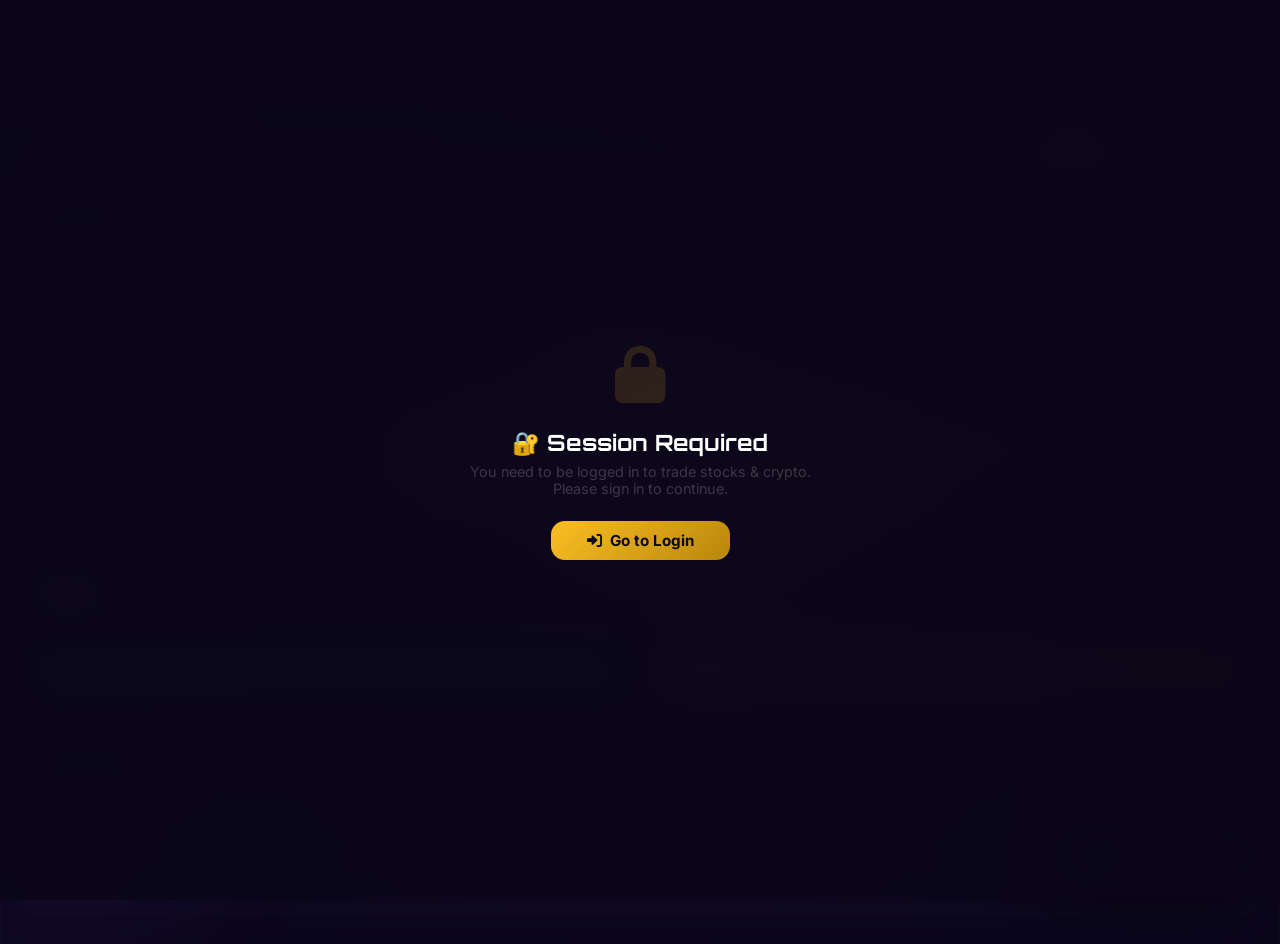
<file: Crypto_sim.html>
<!DOCTYPE html>
<html lang="en">
<head>
    <meta charset="UTF-8" />
    <meta name="viewport" content="width=device-width, initial-scale=1.0" />
    <title>📈 Stock & Crypto – Arvroyal Casino</title>
    <link rel="stylesheet" href="https://cdnjs.cloudflare.com/ajax/libs/font-awesome/6.0.0-beta3/css/all.min.css" />
    <link href="https://fonts.googleapis.com/css2?family=Orbitron:wght@400;600;700;900&family=Inter:wght@300;400;500;600;700;800&display=swap" rel="stylesheet" />
    <style>
        /* ─── RESET & BASE ─── */
        * {
            margin: 0;
            padding: 0;
            box-sizing: border-box;
        }
        html,
        body {
            min-height: 100vh;
            width: 100%;
            background: #0b0719;
            font-family: 'Inter', sans-serif;
            overflow-x: hidden;
            color: #fff;
        }
        body::before {
            content: '';
            position: fixed;
            inset: 0;
            z-index: 0;
            background: radial-gradient(ellipse at 20% 50%, rgba(120, 40, 200, 0.25) 0%, transparent 60%),
                radial-gradient(ellipse at 80% 50%, rgba(200, 150, 30, 0.12) 0%, transparent 60%),
                radial-gradient(ellipse at 50% 100%, rgba(80, 20, 140, 0.20) 0%, transparent 50%),
                #0b0719;
        }
        .orb {
            position: fixed;
            border-radius: 50%;
            filter: blur(80px);
            pointer-events: none;
            z-index: 0;
            opacity: 0.3;
            animation: orbFloat 12s ease-in-out infinite alternate;
        }
        .orb--1 {
            width: 400px;
            height: 400px;
            background: radial-gradient(circle, #b8860b, transparent 70%);
            top: -100px;
            right: -100px;
        }
        .orb--2 {
            width: 300px;
            height: 300px;
            background: radial-gradient(circle, #7c3aed, transparent 70%);
            bottom: -80px;
            left: -80px;
            animation-delay: 4s;
            opacity: 0.2;
        }
        .orb--3 {
            width: 200px;
            height: 200px;
            background: radial-gradient(circle, #f59e0b, transparent 70%);
            top: 40%;
            left: 50%;
            transform: translateX(-50%);
            animation-delay: 8s;
            opacity: 0.15;
        }
        @keyframes orbFloat {
            0% {
                transform: translate(0, 0) scale(1);
            }
            100% {
                transform: translate(40px, -30px) scale(1.2);
            }
        }

        .wrapper {
            position: relative;
            z-index: 1;
            width: 100%;
            max-width: 1440px;
            margin: 0 auto;
            padding: 14px 18px 30px;
            min-height: 100vh;
            background: rgba(15, 12, 35, 0.78);
            backdrop-filter: blur(24px) saturate(1.4);
            -webkit-backdrop-filter: blur(24px) saturate(1.4);
            border-left: 1px solid rgba(255, 215, 0, 0.06);
            border-right: 1px solid rgba(255, 215, 0, 0.06);
        }

        ::-webkit-scrollbar {
            width: 4px;
            height: 4px;
        }
        ::-webkit-scrollbar-track {
            background: rgba(0, 0, 0, 0.2);
        }
        ::-webkit-scrollbar-thumb {
            background: rgba(212, 168, 71, 0.15);
            border-radius: 10px;
        }
        ::-webkit-scrollbar-thumb:hover {
            background: rgba(212, 168, 71, 0.25);
        }
        ::selection {
            background: rgba(212, 168, 71, 0.2);
        }

        /* ─── NAVBAR ─── */
        .navbar {
            display: flex;
            align-items: center;
            justify-content: space-between;
            padding: 8px 0 14px;
            border-bottom: 1px solid rgba(255, 215, 0, 0.06);
            flex-wrap: wrap;
            gap: 10px;
        }
        .nav-left {
            display: flex;
            align-items: center;
            gap: 20px;
            flex-wrap: wrap;
        }
        .brand {
            font-family: 'Orbitron', monospace;
            font-size: 1.2rem;
            font-weight: 900;
            background: linear-gradient(135deg, #fbbf24, #b8860b);
            -webkit-background-clip: text;
            -webkit-text-fill-color: transparent;
            background-clip: text;
            letter-spacing: 1px;
            display: flex;
            align-items: center;
            gap: 6px;
        }
        .brand i {
            -webkit-text-fill-color: initial;
            color: #fbbf24;
        }
        .brand .live-dot {
            display: inline-block;
            width: 7px;
            height: 7px;
            border-radius: 50%;
            background: #34d399;
            margin-left: 5px;
            animation: live-pulse 1.2s ease-in-out infinite;
        }
        @keyframes live-pulse {
            0%,
            100% {
                opacity: 1;
                transform: scale(1);
                box-shadow: 0 0 0 0 rgba(52, 211, 153, 0.3);
            }
            50% {
                opacity: 0.6;
                transform: scale(0.8);
                box-shadow: 0 0 0 6px rgba(52, 211, 153, 0);
            }
        }
        .nav-links {
            display: flex;
            gap: 16px;
            font-size: 0.78rem;
            font-weight: 500;
            letter-spacing: 0.3px;
            color: rgba(255, 255, 255, 0.35);
        }
        .nav-links a {
            color: inherit;
            text-decoration: none;
            transition: 0.3s;
            position: relative;
        }
        .nav-links a:hover {
            color: #fbbf24;
        }
        .nav-links a.active {
            color: #fbbf24;
        }
        .nav-links a.active::after {
            content: '';
            position: absolute;
            bottom: -4px;
            left: 0;
            width: 100%;
            height: 2px;
            background: #fbbf24;
            border-radius: 2px;
        }
        .nav-right {
            display: flex;
            align-items: center;
            gap: 12px;
            flex-wrap: wrap;
        }
        .user-info {
            display: flex;
            align-items: center;
            gap: 8px;
        }
        .user-avatar {
            width: 34px;
            height: 34px;
            border-radius: 50%;
            background: linear-gradient(135deg, #fbbf24, #b8860b);
            display: flex;
            align-items: center;
            justify-content: center;
            color: #0b0719;
            font-weight: 700;
            font-size: 0.8rem;
            font-family: 'Orbitron', monospace;
            box-shadow: 0 0 20px rgba(251, 191, 36, 0.12);
            border: 2px solid rgba(255, 215, 0, 0.12);
            flex-shrink: 0;
        }
        .user-details h4 {
            font-size: 0.8rem;
            font-weight: 600;
            color: #fff;
        }
        .user-details span {
            font-size: 0.6rem;
            color: rgba(255, 255, 255, 0.25);
        }
        .user-details span i {
            color: #fbbf24;
            margin-right: 3px;
        }
        .balance-display {
            display: flex;
            align-items: center;
            gap: 5px;
            padding: 3px 12px 3px 8px;
            border-radius: 100px;
            background: rgba(251, 191, 36, 0.06);
            border: 1px solid rgba(251, 191, 36, 0.08);
            color: #fbbf24;
            font-weight: 600;
            font-size: 0.75rem;
            cursor: default;
        }
        .balance-display i {
            font-size: 0.65rem;
            opacity: 0.7;
        }
        .balance-display .balance-amount {
            font-family: 'Orbitron', monospace;
            font-weight: 700;
            font-size: 0.8rem;
            letter-spacing: 0.5px;
        }
        .balance-display .currency {
            font-size: 0.55rem;
            opacity: 0.5;
        }
        .btn-logout {
            padding: 5px 14px;
            background: rgba(255, 255, 255, 0.03);
            border: 1px solid rgba(255, 255, 255, 0.06);
            border-radius: 10px;
            color: rgba(255, 255, 255, 0.35);
            font-size: 0.7rem;
            font-weight: 500;
            cursor: pointer;
            display: flex;
            align-items: center;
            gap: 5px;
            transition: 0.3s;
            font-family: 'Inter', sans-serif;
        }
        .btn-logout:hover {
            background: rgba(239, 68, 68, 0.12);
            border-color: rgba(239, 68, 68, 0.25);
            color: #f87171;
        }
        .btn-logout i {
            font-size: 0.75rem;
        }
        .db-status {
            display: flex;
            align-items: center;
            gap: 5px;
            font-size: 0.65rem;
            color: rgba(255, 255, 255, 0.15);
            padding: 2px 8px;
            border-radius: 100px;
            background: rgba(255, 255, 255, 0.02);
            border: 1px solid rgba(255, 255, 255, 0.03);
        }
        .db-status i {
            font-size: 0.45rem;
        }
        .db-status.online i {
            color: #34d399;
        }
        .db-status.offline i {
            color: #f87171;
        }
        .db-status .status-label {
            color: rgba(255, 255, 255, 0.12);
        }
        .db-status .status-value {
            color: rgba(255, 255, 255, 0.3);
        }

        /* ─── GAME HEADER ─── */
        .game-header {
            display: flex;
            align-items: center;
            justify-content: space-between;
            padding: 14px 0 10px;
            flex-wrap: wrap;
            gap: 10px;
        }
        .game-header h1 {
            font-family: 'Orbitron', monospace;
            font-weight: 700;
            font-size: 1.4rem;
            background: linear-gradient(135deg, #fbbf24, #b8860b);
            -webkit-background-clip: text;
            -webkit-text-fill-color: transparent;
            background-clip: text;
            display: flex;
            align-items: center;
            gap: 8px;
        }
        .game-header h1 i {
            -webkit-text-fill-color: initial;
            color: #fbbf24;
        }
        .game-header .game-stats {
            display: flex;
            gap: 14px;
            font-size: 0.7rem;
            color: rgba(255, 255, 255, 0.25);
            flex-wrap: wrap;
        }
        .game-header .game-stats span {
            display: flex;
            align-items: center;
            gap: 4px;
        }
        .game-header .game-stats i {
            color: #fbbf24;
        }
        .game-header .game-stats .stat-val {
            color: #fff;
            font-weight: 600;
        }

        /* ─── ASSET DROPDOWN ─── */
        .asset-dropdown-wrapper {
            display: flex;
            align-items: center;
            gap: 12px;
            margin-bottom: 14px;
            padding: 8px 14px 8px 16px;
            background: rgba(255, 255, 255, 0.02);
            border-radius: 14px;
            border: 1px solid rgba(255, 215, 0, 0.04);
            flex-wrap: wrap;
        }
        .asset-dropdown-wrapper .dropdown-label {
            font-size: 0.65rem;
            text-transform: uppercase;
            letter-spacing: 0.8px;
            color: rgba(255, 255, 255, 0.15);
            font-weight: 600;
            display: flex;
            align-items: center;
            gap: 6px;
        }
        .asset-dropdown-wrapper .dropdown-label i {
            color: #fbbf24;
        }
        .asset-dropdown {
            position: relative;
            flex: 1;
            min-width: 180px;
            max-width: 320px;
        }
        .asset-dropdown select {
            width: 100%;
            padding: 8px 36px 8px 14px;
            border-radius: 10px;
            background: rgba(255, 255, 255, 0.04);
            border: 1px solid rgba(255, 255, 255, 0.06);
            color: #fff;
            font-family: 'Inter', sans-serif;
            font-size: 0.8rem;
            font-weight: 600;
            cursor: pointer;
            appearance: none;
            -webkit-appearance: none;
            transition: 0.3s;
            outline: none;
        }
        .asset-dropdown select:hover {
            border-color: rgba(251, 191, 36, 0.15);
            background: rgba(255, 255, 255, 0.06);
        }
        .asset-dropdown select:focus {
            border-color: rgba(251, 191, 36, 0.2);
            box-shadow: 0 0 0 3px rgba(251, 191, 36, 0.05);
        }
        .asset-dropdown select option {
            background: #1a1435;
            color: #fff;
            padding: 6px 10px;
        }
        .asset-dropdown .dropdown-arrow {
            position: absolute;
            right: 12px;
            top: 50%;
            transform: translateY(-50%);
            color: rgba(255, 255, 255, 0.15);
            pointer-events: none;
            font-size: 0.65rem;
        }
        .asset-dropdown-wrapper .asset-price-display {
            display: flex;
            align-items: center;
            gap: 10px;
            flex-wrap: wrap;
            margin-left: auto;
        }
        .asset-dropdown-wrapper .asset-price-display .price-big {
            font-family: 'Orbitron', monospace;
            font-weight: 700;
            font-size: 1.05rem;
            color: #fff;
        }
        .asset-dropdown-wrapper .asset-price-display .price-big .currency-symbol {
            font-size: 0.7rem;
            color: rgba(255, 255, 255, 0.2);
            font-weight: 400;
        }
        .asset-dropdown-wrapper .asset-price-display .change-badge {
            font-size: 0.7rem;
            font-weight: 600;
            padding: 2px 10px;
            border-radius: 100px;
        }
        .asset-dropdown-wrapper .asset-price-display .change-badge.positive {
            color: #34d399;
            background: rgba(52, 211, 153, 0.08);
        }
        .asset-dropdown-wrapper .asset-price-display .change-badge.negative {
            color: #f87171;
            background: rgba(248, 113, 113, 0.08);
        }
        .asset-dropdown-wrapper .asset-type-tag {
            font-size: 0.55rem;
            text-transform: uppercase;
            letter-spacing: 0.5px;
            padding: 2px 10px;
            border-radius: 100px;
            background: rgba(255, 255, 255, 0.04);
            color: rgba(255, 255, 255, 0.12);
            border: 1px solid rgba(255, 255, 255, 0.03);
        }
        .asset-dropdown-wrapper .asset-color-dot {
            width: 10px;
            height: 10px;
            border-radius: 50%;
            flex-shrink: 0;
            display: inline-block;
        }

        /* ─── CHART CONTAINER ─── */
        .chart-container {
            background: rgba(255, 255, 255, 0.02);
            border-radius: 18px;
            border: 1px solid rgba(255, 215, 0, 0.04);
            padding: 16px;
            margin-bottom: 16px;
            position: relative;
        }
        .chart-container canvas {
            width: 100% !important;
            height: 280px !important;
            display: block;
            border-radius: 8px;
        }
        .chart-container .chart-header {
            display: flex;
            justify-content: space-between;
            align-items: center;
            margin-bottom: 10px;
            flex-wrap: wrap;
            gap: 8px;
        }
        .chart-container .chart-header .chart-title {
            font-family: 'Orbitron', monospace;
            font-weight: 700;
            font-size: 0.9rem;
            color: #fff;
        }
        .chart-container .chart-header .chart-title .price-current {
            font-size: 0.8rem;
            color: rgba(255, 255, 255, 0.3);
            font-weight: 400;
            font-family: 'Inter', sans-serif;
            margin-left: 8px;
        }
        .chart-container .chart-header .chart-title .price-current .price-val {
            color: #fff;
            font-weight: 600;
        }
        .chart-container .chart-header .chart-title .price-current .price-change {
            font-size: 0.6rem;
            padding: 1px 8px;
            border-radius: 100px;
            margin-left: 6px;
        }
        .chart-container .chart-header .chart-title .price-current .price-change.positive {
            color: #34d399;
            background: rgba(52, 211, 153, 0.08);
        }
        .chart-container .chart-header .chart-title .price-current .price-change.negative {
            color: #f87171;
            background: rgba(248, 113, 113, 0.08);
        }
        .chart-container .chart-header .chart-controls {
            display: flex;
            gap: 4px;
            flex-wrap: wrap;
        }
        .chart-container .chart-header .chart-controls button {
            padding: 3px 12px;
            border-radius: 6px;
            border: none;
            background: rgba(255, 255, 255, 0.03);
            color: rgba(255, 255, 255, 0.15);
            font-size: 0.6rem;
            cursor: pointer;
            transition: 0.3s;
            font-family: 'Inter', sans-serif;
        }
        .chart-container .chart-header .chart-controls button:hover {
            background: rgba(255, 255, 255, 0.06);
            color: rgba(255, 255, 255, 0.3);
        }
        .chart-container .chart-header .chart-controls button.active {
            background: rgba(251, 191, 36, 0.08);
            color: #fbbf24;
        }

        /* ─── TRADING PANEL ─── */
        .trading-panel {
            display: grid;
            grid-template-columns: 1fr 1fr;
            gap: 14px;
            margin-bottom: 16px;
        }
        .trade-card {
            background: rgba(255, 255, 255, 0.02);
            border-radius: 16px;
            border: 1px solid rgba(255, 215, 0, 0.04);
            padding: 16px 18px;
        }
        .trade-card .trade-label {
            font-size: 0.65rem;
            text-transform: uppercase;
            letter-spacing: 0.8px;
            color: rgba(255, 255, 255, 0.15);
            margin-bottom: 6px;
        }
        .trade-card .trade-price {
            font-family: 'Orbitron', monospace;
            font-size: 1.1rem;
            font-weight: 700;
            color: #fff;
        }
        .trade-card .trade-price .trade-sub {
            font-size: 0.65rem;
            font-family: 'Inter', sans-serif;
            font-weight: 400;
            color: rgba(255, 255, 255, 0.2);
            margin-left: 4px;
        }
        .trade-card .trade-input-group {
            display: flex;
            gap: 6px;
            margin-top: 8px;
            flex-wrap: wrap;
        }
        .trade-card .trade-input-group input {
            flex: 1;
            min-width: 70px;
            padding: 8px 10px;
            border-radius: 10px;
            background: rgba(255, 255, 255, 0.04);
            border: 1px solid rgba(255, 255, 255, 0.06);
            color: #fff;
            font-size: 0.75rem;
            font-family: 'Inter', sans-serif;
            outline: none;
            transition: 0.3s;
        }
        .trade-card .trade-input-group input:focus {
            border-color: rgba(251, 191, 36, 0.15);
            background: rgba(255, 255, 255, 0.06);
        }
        .trade-card .trade-input-group input::placeholder {
            color: rgba(255, 255, 255, 0.08);
        }
        .trade-card .trade-input-group .quick-amounts {
            display: flex;
            gap: 4px;
            align-items: center;
            flex-wrap: wrap;
        }
        .trade-card .trade-input-group .quick-amounts button {
            padding: 4px 10px;
            border-radius: 6px;
            border: none;
            background: rgba(255, 255, 255, 0.03);
            color: rgba(255, 255, 255, 0.15);
            font-size: 0.55rem;
            cursor: pointer;
            transition: 0.3s;
            font-family: 'Inter', sans-serif;
        }
        .trade-card .trade-input-group .quick-amounts button:hover {
            background: rgba(255, 255, 255, 0.06);
            color: rgba(255, 255, 255, 0.3);
        }
        .trade-card .trade-actions {
            display: flex;
            gap: 8px;
            margin-top: 10px;
        }
        .trade-card .trade-actions button {
            flex: 1;
            padding: 8px 16px;
            border-radius: 10px;
            border: none;
            font-weight: 700;
            font-size: 0.75rem;
            cursor: pointer;
            transition: 0.3s;
            font-family: 'Inter', sans-serif;
            display: flex;
            align-items: center;
            justify-content: center;
            gap: 6px;
        }
        .trade-card .trade-actions .btn-buy {
            background: linear-gradient(135deg, #34d399, #059669);
            color: #0b0719;
        }
        .trade-card .trade-actions .btn-buy:hover:not(:disabled) {
            transform: scale(1.02);
            box-shadow: 0 8px 30px rgba(52, 211, 153, 0.2);
        }
        .trade-card .trade-actions .btn-sell {
            background: linear-gradient(135deg, #f87171, #dc2626);
            color: #fff;
        }
        .trade-card .trade-actions .btn-sell:hover:not(:disabled) {
            transform: scale(1.02);
            box-shadow: 0 8px 30px rgba(248, 113, 113, 0.2);
        }
        .trade-card .trade-actions button:disabled {
            opacity: 0.25;
            cursor: not-allowed;
            transform: none !important;
        }
        .trade-card .trade-balance-info {
            font-size: 0.6rem;
            color: rgba(255, 255, 255, 0.12);
            margin-top: 6px;
        }
        .trade-card .trade-balance-info span {
            color: rgba(255, 255, 255, 0.3);
        }

        /* ─── PORTFOLIO ─── */
        .portfolio-section {
            background: rgba(255, 255, 255, 0.02);
            border-radius: 18px;
            border: 1px solid rgba(255, 215, 0, 0.04);
            padding: 16px 18px;
            margin-top: 6px;
        }
        .portfolio-section .portfolio-header {
            display: flex;
            justify-content: space-between;
            align-items: center;
            flex-wrap: wrap;
            gap: 8px;
            margin-bottom: 10px;
        }
        .portfolio-section .portfolio-header h3 {
            font-family: 'Orbitron', monospace;
            font-size: 0.9rem;
            color: #fff;
            display: flex;
            align-items: center;
            gap: 8px;
        }
        .portfolio-section .portfolio-header h3 i {
            color: #fbbf24;
        }
        .portfolio-section .portfolio-header .portfolio-total {
            font-size: 0.75rem;
            color: rgba(255, 255, 255, 0.2);
        }
        .portfolio-section .portfolio-header .portfolio-total .total-val {
            color: #fff;
            font-weight: 600;
            font-family: 'Orbitron', monospace;
        }
        .portfolio-grid {
            display: grid;
            grid-template-columns: repeat(auto-fill, minmax(200px, 1fr));
            gap: 10px;
        }
        .portfolio-item {
            background: rgba(255, 255, 255, 0.02);
            border-radius: 12px;
            padding: 12px 14px;
            border: 1px solid rgba(255, 215, 0, 0.03);
            display: flex;
            justify-content: space-between;
            align-items: center;
            transition: 0.3s;
        }
        .portfolio-item:hover {
            background: rgba(255, 255, 255, 0.04);
            border-color: rgba(255, 215, 0, 0.06);
        }
        .portfolio-item .p-left {
            display: flex;
            flex-direction: column;
        }
        .portfolio-item .p-left .p-name {
            font-weight: 600;
            font-size: 0.75rem;
            color: #fff;
        }
        .portfolio-item .p-left .p-symbol {
            font-size: 0.55rem;
            color: rgba(255, 255, 255, 0.12);
            font-family: 'Orbitron', monospace;
        }
        .portfolio-item .p-right {
            text-align: right;
        }
        .portfolio-item .p-right .p-amount {
            font-family: 'Orbitron', monospace;
            font-size: 0.75rem;
            color: #fff;
        }
        .portfolio-item .p-right .p-value {
            font-size: 0.55rem;
            color: rgba(255, 255, 255, 0.15);
        }
        .portfolio-item .p-right .p-pl {
            font-size: 0.6rem;
            font-weight: 600;
        }
        .portfolio-item .p-right .p-pl.positive {
            color: #34d399;
        }
        .portfolio-item .p-right .p-pl.negative {
            color: #f87171;
        }
        .portfolio-empty {
            grid-column: 1 / -1;
            text-align: center;
            padding: 30px 20px;
            color: rgba(255, 255, 255, 0.08);
        }
        .portfolio-empty i {
            font-size: 2rem;
            display: block;
            margin-bottom: 8px;
            opacity: 0.3;
        }
        .portfolio-empty .empty-title {
            font-size: 0.8rem;
            color: rgba(255, 255, 255, 0.12);
        }

        /* ─── TOAST ─── */
        .toast {
            position: fixed;
            bottom: 24px;
            right: 24px;
            padding: 10px 18px;
            border-radius: 14px;
            background: rgba(15, 12, 35, 0.96);
            backdrop-filter: blur(20px);
            border: 1px solid rgba(255, 255, 255, 0.06);
            box-shadow: 0 20px 60px rgba(0, 0, 0, 0.6);
            display: flex;
            align-items: center;
            gap: 10px;
            font-size: 0.75rem;
            color: #fff;
            transform: translateY(80px);
            opacity: 0;
            transition: all 0.4s cubic-bezier(0.22, 1, 0.36, 1);
            z-index: 999;
            max-width: 400px;
            pointer-events: none;
        }
        .toast.show {
            transform: translateY(0);
            opacity: 1;
            pointer-events: auto;
        }
        .toast i {
            font-size: 0.9rem;
        }
        .toast.success i {
            color: #34d399;
        }
        .toast.error i {
            color: #f87171;
        }
        .toast.info i {
            color: #60a5fa;
        }
        .toast.warning i {
            color: #fbbf24;
        }

        /* ─── MODAL ─── */
        .modal-overlay {
            display: none;
            position: fixed;
            inset: 0;
            background: rgba(0, 0, 0, 0.65);
            backdrop-filter: blur(8px);
            z-index: 1000;
            justify-content: center;
            align-items: center;
        }
        .modal-overlay.active {
            display: flex;
        }
        .modal {
            background: rgba(20, 16, 45, 0.96);
            border: 1px solid rgba(255, 215, 0, 0.08);
            border-radius: 26px;
            padding: 26px 28px;
            max-width: 420px;
            width: 90%;
            box-shadow: 0 30px 80px rgba(0, 0, 0, 0.7);
            text-align: center;
            animation: modalPop 0.3s ease;
        }
        @keyframes modalPop {
            from {
                transform: scale(0.92);
                opacity: 0;
            }
            to {
                transform: scale(1);
                opacity: 1;
            }
        }
        .modal h2 {
            font-family: 'Orbitron', monospace;
            font-weight: 700;
            font-size: 1.1rem;
            color: #fff;
            margin-bottom: 8px;
            display: flex;
            align-items: center;
            justify-content: center;
            gap: 8px;
        }
        .modal h2 i {
            color: #fbbf24;
        }
        .modal p {
            color: rgba(255, 255, 255, 0.3);
            font-size: 0.85rem;
            margin-bottom: 14px;
        }
        .modal .modal-detail {
            background: rgba(255, 255, 255, 0.02);
            border-radius: 12px;
            padding: 12px;
            margin: 6px 0 16px;
            border: 1px solid rgba(255, 215, 0, 0.04);
            font-size: 0.75rem;
            color: rgba(255, 255, 255, 0.2);
            text-align: left;
        }
        .modal .modal-detail .detail-row {
            display: flex;
            justify-content: space-between;
            padding: 2px 0;
        }
        .modal .modal-detail .detail-row .label {
            color: rgba(255, 255, 255, 0.15);
        }
        .modal .modal-detail .detail-row .value {
            color: #fff;
            font-weight: 600;
        }
        .modal .modal-detail .detail-row .value.positive {
            color: #34d399;
        }
        .modal .modal-detail .detail-row .value.negative {
            color: #f87171;
        }
        .modal .form-actions {
            display: flex;
            gap: 10px;
            justify-content: center;
            margin-top: 14px;
        }
        .modal .form-actions button {
            padding: 8px 28px;
            border-radius: 100px;
            border: none;
            font-weight: 600;
            font-size: 0.8rem;
            cursor: pointer;
            transition: 0.3s;
            font-family: 'Inter', sans-serif;
        }
        .modal .form-actions .btn-confirm {
            background: linear-gradient(135deg, #fbbf24, #b8860b);
            color: #0b0719;
        }
        .modal .form-actions .btn-confirm:hover {
            transform: scale(1.04);
            box-shadow: 0 8px 30px rgba(251, 191, 36, 0.2);
        }

        /* ─── AUTH OVERLAY ─── */
        .auth-overlay {
            display: none;
            position: fixed;
            inset: 0;
            z-index: 9999;
            background: rgba(11, 7, 25, 0.94);
            backdrop-filter: blur(16px);
            -webkit-backdrop-filter: blur(16px);
            flex-direction: column;
            align-items: center;
            justify-content: center;
            text-align: center;
            padding: 40px 24px;
        }
        .auth-overlay.show {
            display: flex;
        }
        .auth-overlay .lock-icon {
            font-size: 3.6rem;
            color: rgba(251, 191, 36, 0.15);
            margin-bottom: 18px;
        }
        .auth-overlay h2 {
            font-family: 'Orbitron', monospace;
            font-weight: 700;
            font-size: 1.4rem;
            color: #fff;
            margin-bottom: 6px;
        }
        .auth-overlay p {
            color: rgba(255, 255, 255, 0.2);
            font-size: 0.9rem;
            max-width: 400px;
            margin-bottom: 24px;
        }
        .auth-overlay .btn-login-now {
            padding: 10px 36px;
            border-radius: 14px;
            background: linear-gradient(135deg, #fbbf24, #b8860b);
            border: none;
            color: #0b0719;
            font-weight: 700;
            font-size: 0.95rem;
            cursor: pointer;
            transition: 0.3s;
            font-family: 'Inter', sans-serif;
            display: inline-flex;
            align-items: center;
            gap: 8px;
        }
        .auth-overlay .btn-login-now:hover {
            transform: scale(1.04);
            box-shadow: 0 0 40px rgba(251, 191, 36, 0.15);
        }

        /* ─── RESPONSIVE ─── */
        @media (max-width: 820px) {
            .wrapper {
                padding: 10px 12px 16px;
            }
            .trading-panel {
                grid-template-columns: 1fr;
                gap: 12px;
            }
            .game-header h1 {
                font-size: 1.1rem;
            }
            .asset-dropdown-wrapper {
                flex-direction: column;
                align-items: stretch;
                gap: 8px;
                padding: 10px 12px;
            }
            .asset-dropdown-wrapper .asset-price-display {
                margin-left: 0;
                justify-content: space-between;
            }
            .asset-dropdown {
                max-width: none;
                min-width: unset;
            }
            .portfolio-grid {
                grid-template-columns: 1fr 1fr;
            }
            .chart-container canvas {
                height: 200px !important;
            }
            .chart-container .chart-header .chart-title .price-current {
                font-size: 0.7rem;
            }
            .chart-container .chart-header .chart-controls button {
                padding: 2px 8px;
                font-size: 0.5rem;
            }
            .trade-card {
                padding: 14px 14px;
            }
            .trade-card .trade-price {
                font-size: 1rem;
            }
        }
        @media (max-width: 600px) {
            .navbar {
                flex-direction: column;
                align-items: stretch;
                gap: 6px;
            }
            .nav-left {
                justify-content: center;
                gap: 10px;
            }
            .nav-right {
                justify-content: center;
                flex-wrap: wrap;
            }
            .game-header {
                flex-direction: column;
                align-items: stretch;
                text-align: center;
            }
            .game-header .game-stats {
                justify-content: center;
            }
            .asset-dropdown-wrapper {
                padding: 8px 10px;
            }
            .asset-dropdown-wrapper .asset-price-display .price-big {
                font-size: 0.9rem;
            }
            .trade-card .trade-input-group {
                flex-direction: column;
                gap: 4px;
            }
            .trade-card .trade-input-group .quick-amounts {
                justify-content: center;
            }
            .trade-card .trade-actions {
                flex-direction: column;
                gap: 6px;
            }
            .portfolio-grid {
                grid-template-columns: 1fr;
                gap: 8px;
            }
            .chart-container canvas {
                height: 150px !important;
            }
            .chart-container .chart-header {
                flex-direction: column;
                align-items: stretch;
                gap: 4px;
            }
            .chart-container .chart-header .chart-title {
                font-size: 0.8rem;
            }
            .chart-container .chart-header .chart-controls {
                justify-content: center;
            }
            .toast {
                bottom: 12px;
                right: 12px;
                left: 12px;
                max-width: none;
                padding: 8px 14px;
                font-size: 0.7rem;
            }
            .modal {
                padding: 16px 14px;
            }
            .portfolio-section {
                padding: 12px 14px;
            }
            .portfolio-section .portfolio-header {
                flex-direction: column;
                align-items: stretch;
                text-align: center;
            }
        }
        @media (max-width: 400px) {
            .asset-dropdown-wrapper .asset-price-display .change-badge {
                font-size: 0.6rem;
                padding: 1px 6px;
            }
            .trade-card .trade-price {
                font-size: 0.9rem;
            }
        }
    </style>
</head>
<body>

    <div class="orb orb--1"></div>
    <div class="orb orb--2"></div>
    <div class="orb orb--3"></div>

    <!-- ─── AUTH OVERLAY ─── -->
    <div class="auth-overlay" id="authOverlay">
        <div class="lock-icon"><i class="fas fa-lock"></i></div>
        <h2>🔐 Session Required</h2>
        <p>You need to be logged in to trade stocks &amp; crypto.<br />Please sign in to continue.</p>
        <button class="btn-login-now" id="goToLoginBtn">
            <i class="fas fa-sign-in-alt"></i> Go to Login
        </button>
    </div>

    <!-- ─── MAIN WRAPPER ─── -->
    <div class="wrapper" id="mainWrapper">

        <!-- NAVBAR -->
        <nav class="navbar">
            <div class="nav-left">
                <div class="brand">
                    <i class="fas fa-crown"></i> Arvroyal Casino<span style="color:rgba(255,255,255,0.08);">.io</span>
                    <span class="live-dot"></span>
                </div>
                <div class="nav-links">
                    <a href="dashboard.html">Lobby</a>
                    <a href="market.html" class="active">📈 Market</a>
                </div>
            </div>
            <div class="nav-right">
                <div class="user-info">
                    <div class="user-avatar" id="dashAvatar">U</div>
                    <div class="user-details">
                        <h4 id="dashName">User</h4>
                        <span><i class="fas fa-id-badge"></i> <span id="dashEmail">user@casino.io</span></span>
                    </div>
                </div>
                <div class="balance-display" id="balanceDisplay">
                    <i class="fas fa-coins"></i>
                    <span class="balance-amount" id="navBalance">0.00</span>
                    <span class="currency">PHP</span>
                </div>
                <div class="db-status online" id="dbStatus">
                    <i class="fas fa-circle"></i>
                    <span class="status-label">DB</span>
                    <span class="status-value" id="dbStatusLabel">github</span>
                </div>
                <div class="btn-logout" id="logoutBtn">
                    <i class="fas fa-sign-out-alt"></i> Exit
                </div>
            </div>
        </nav>

        <!-- GAME HEADER -->
        <div class="game-header">
            <h1><i class="fas fa-chart-line"></i> Stock &amp; Crypto</h1>
            <div class="game-stats">
                <span><i class="fas fa-wallet"></i> Invested: <span class="stat-val" id="statInvested">0.00</span></span>
                <span><i class="fas fa-coins"></i> P/L: <span class="stat-val" id="statPL">0.00</span></span>
                <span><i class="fas fa-exchange-alt"></i> Trades: <span class="stat-val" id="statTrades">0</span></span>
            </div>
        </div>

        <!-- ─── ASSET DROPDOWN ─── -->
        <div class="asset-dropdown-wrapper">
            <div class="dropdown-label">
                <i class="fas fa-search"></i> Asset
            </div>
            <div class="asset-dropdown">
                <select id="assetSelect"></select>
                <span class="dropdown-arrow"><i class="fas fa-chevron-down"></i></span>
            </div>
            <div class="asset-price-display">
                <span class="asset-color-dot" id="assetColorDot" style="background:#f7931a;"></span>
                <span class="price-big" id="assetPriceBig">₱0.00</span>
                <span class="change-badge positive" id="assetChangeBadge">+0.00%</span>
                <span class="asset-type-tag" id="assetTypeTag">CRYPTO</span>
            </div>
        </div>

        <!-- ─── CHART ─── -->
        <div class="chart-container">
            <div class="chart-header">
                <div class="chart-title">
                    <span id="chartAssetName">BTC/PHP</span>
                    <span class="price-current">
                        <span class="price-val" id="chartPrice">0.00</span>
                        <span class="price-change" id="chartChange">+0.00%</span>
                    </span>
                </div>
                <div class="chart-controls">
                    <button data-range="1H" class="active">1H</button>
                    <button data-range="6H">6H</button>
                    <button data-range="24H">24H</button>
                    <button data-range="7D">7D</button>
                </div>
            </div>
            <canvas id="chartCanvas"></canvas>
        </div>

        <!-- ─── TRADING PANEL ─── -->
        <div class="trading-panel">
            <div class="trade-card">
                <div class="trade-label"><i class="fas fa-arrow-up" style="color:#34d399;"></i> BUY</div>
                <div class="trade-price" id="buyPrice">₱0.00 <span class="trade-sub">/ unit</span></div>
                <div class="trade-input-group">
                    <input type="number" id="buyQuantity" placeholder="Quantity" min="0.001" step="0.001" />
                    <input type="number" id="buyAmount" placeholder="Amount (PHP)" min="1" step="1" />
                    <div class="quick-amounts">
                        <button data-pct="25">25%</button>
                        <button data-pct="50">50%</button>
                        <button data-pct="75">75%</button>
                        <button data-pct="100">100%</button>
                    </div>
                </div>
                <div class="trade-actions">
                    <button class="btn-buy" id="btnBuy"><i class="fas fa-shopping-cart"></i> Buy</button>
                </div>
                <div class="trade-balance-info">Balance: <span id="buyBalance">0.00 PHP</span></div>
            </div>

            <div class="trade-card">
                <div class="trade-label"><i class="fas fa-arrow-down" style="color:#f87171;"></i> SELL</div>
                <div class="trade-price" id="sellPrice">₱0.00 <span class="trade-sub">/ unit</span></div>
                <div class="trade-input-group">
                    <input type="number" id="sellQuantity" placeholder="Quantity" min="0.001" step="0.001" />
                    <input type="number" id="sellAmount" placeholder="Amount (PHP)" min="1" step="1" />
                    <div class="quick-amounts">
                        <button data-pct="25">25%</button>
                        <button data-pct="50">50%</button>
                        <button data-pct="75">75%</button>
                        <button data-pct="100">100%</button>
                    </div>
                </div>
                <div class="trade-actions">
                    <button class="btn-sell" id="btnSell"><i class="fas fa-arrow-up"></i> Sell</button>
                </div>
                <div class="trade-balance-info">Holding: <span id="sellHolding">0.0000</span></div>
            </div>
        </div>

        <!-- ─── PORTFOLIO ─── -->
        <div class="portfolio-section">
            <div class="portfolio-header">
                <h3><i class="fas fa-briefcase"></i> Portfolio</h3>
                <div class="portfolio-total">
                    Total Value: <span class="total-val" id="portfolioTotal">0.00 PHP</span>
                </div>
            </div>
            <div class="portfolio-grid" id="portfolioGrid">
                <div class="portfolio-empty">
                    <i class="fas fa-box-open"></i>
                    <div class="empty-title">No positions yet. Start trading!</div>
                </div>
            </div>
        </div>

    </div>

    <!-- ─── MODAL ─── -->
    <div class="modal-overlay" id="modalOverlay">
        <div class="modal">
            <h2 id="modalTitle"><i class="fas fa-check-circle"></i> Trade Executed</h2>
            <div class="modal-detail" id="modalDetail"></div>
            <p id="modalDesc">Your trade has been executed successfully.</p>
            <div class="form-actions">
                <button class="btn-confirm" id="modalConfirm">Great!</button>
            </div>
        </div>
    </div>

    <!-- ─── TOAST ─── -->
    <div class="toast" id="toast">
        <i class="fas fa-check-circle"></i>
        <span id="toastMessage">Ready</span>
    </div>
<audio id="bgMusic" loop preload="auto"><source src="cryptobgmusic.mp3" type="audio/mpeg"></audio>
<script>    
 const bgAudio = document.getElementById('bgMusic'); 
           // ─── AUDIO ──────────────────────────────────────────
            function enableAudio() {
                if (bgAudio.paused) {
                    bgAudio.play().catch(() => {});
                }
                document.removeEventListener('click', enableAudio);
                document.removeEventListener('keydown', enableAudio);
            }
            document.addEventListener('click', enableAudio);
            document.addEventListener('keydown', enableAudio);

            muteBtn.addEventListener('click', () => {
                isMuted = !isMuted;
                bgAudio.muted = isMuted;
                spinAudio.muted = isMuted;
                jackpotAudio.muted = isMuted;
                muteBtn.textContent = isMuted ? '🔇' : '🔊';
            });
</script>
    <!-- ─── JAVASCRIPT ─── -->
    <script>
        // ============================================================
        //  SECURITY
        // ============================================================
        document.addEventListener('contextmenu', e => e.preventDefault());
        document.addEventListener('keydown', function(e) {
            if (e.key === 'F12') { e.preventDefault();
                return false; }
            if (e.ctrlKey && e.shiftKey && (e.key === 'I' || e.key === 'J')) { e.preventDefault();
                return false; }
            if (e.ctrlKey && e.key === 'u') { e.preventDefault();
                return false; }
        });

        // ============================================================
        //  CONSTANTS – GitHub
        // ============================================================
        const ENCRYPTION_KEY_HASH = '$2a$12$tLvlRpTmRlBdGSUBZ8.phe4dOfl09CcFEp2cjG.U8lpPKvtwku5N6';
        const GITHUB_OWNER = 'tcute6851';
        const GITHUB_REPO = 'Arvroyal-Casino-Games';
        const GITHUB_PATH = 'CasinoDB.json';
        const GITHUB_TOKEN_KEY = 'github_pat';

        let dbData = { users: [] };
        let currentUser = null;
        let _githubSha = null;
        let _defaultBranch = 'main';

        // ─── DOM REFS ──────────────────────────────────────────
        const authOverlay = document.getElementById('authOverlay');
        const mainWrapper = document.getElementById('mainWrapper');
         
        // ============================================================
        //  CRYPTO HELPERS
        // ============================================================
        async function deriveKey(password, salt) {
            const enc = new TextEncoder();
            const keyMaterial = await crypto.subtle.importKey(
                'raw', enc.encode(password), 'PBKDF2', false, ['deriveKey']
            );
            return crypto.subtle.deriveKey({ name: 'PBKDF2', salt: salt, iterations: 100000, hash: 'SHA-256' },
                keyMaterial, { name: 'AES-GCM', length: 256 },
                false,
                ['encrypt', 'decrypt']
            );
        }

        async function encryptData(plaintext) {
            const enc = new TextEncoder();
            const salt = crypto.getRandomValues(new Uint8Array(16));
            const iv = crypto.getRandomValues(new Uint8Array(12));
            const key = await deriveKey(ENCRYPTION_KEY_HASH, salt);
            const encrypted = await crypto.subtle.encrypt({ name: 'AES-GCM', iv: iv },
                key,
                enc.encode(plaintext)
            );
            const parts = [
                btoa(String.fromCharCode(...salt)),
                btoa(String.fromCharCode(...iv)),
                btoa(String.fromCharCode(...new Uint8Array(encrypted)))
            ];
            return parts.join(':');
        }

        async function decryptData(encryptedString) {
            const parts = encryptedString.split(':');
            if (parts.length !== 3) throw new Error('Invalid encrypted format');
            const salt = Uint8Array.from(atob(parts[0]), c => c.charCodeAt(0));
            const iv = Uint8Array.from(atob(parts[1]), c => c.charCodeAt(0));
            const ciphertext = Uint8Array.from(atob(parts[2]), c => c.charCodeAt(0));
            const key = await deriveKey(ENCRYPTION_KEY_HASH, salt);
            const decrypted = await crypto.subtle.decrypt({ name: 'AES-GCM', iv: iv },
                key,
                ciphertext
            );
            return new TextDecoder().decode(decrypted);
        }

        // ============================================================
        //  GITHUB HELPERS
        // ============================================================
        function getGitHubToken() {
            let token = localStorage.getItem(GITHUB_TOKEN_KEY);
            if (!token) {
                token = prompt('🔑 Enter your GitHub Personal Access Token (with repo scope):');
                if (token) localStorage.setItem(GITHUB_TOKEN_KEY, token);
            }
            return token;
        }

        function clearToken() { localStorage.removeItem(GITHUB_TOKEN_KEY); }

        async function detectDefaultBranch(token) {
            try {
                const url = `https://api.github.com/repos/${GITHUB_OWNER}/${GITHUB_REPO}`;
                const resp = await fetch(url, {
                    headers: { 'Authorization': `token ${token}`, 'Accept': 'application/vnd.github.v3+json' }
                });
                if (resp.ok) { const data = await resp.json(); return data.default_branch || 'main'; }
            } catch {}
            return 'main';
        }

        async function createEmptyDatabase(token, branch) {
            const emptyData = { users: [] };
            const json = JSON.stringify(emptyData, null, 2);
            const encrypted = await encryptData(json);
            const content = btoa(encrypted);
            const url =
                `https://api.github.com/repos/${GITHUB_OWNER}/${GITHUB_REPO}/contents/${GITHUB_PATH}`;
            const response = await fetch(url, {
                method: 'PUT',
                headers: {
                    'Authorization': `token ${token}`,
                    'Content-Type': 'application/json',
                    'Accept': 'application/vnd.github.v3+json'
                },
                body: JSON.stringify({ message: 'Initialize CasinoDB.json', content: content, branch: branch })
            });
            if (!response.ok) {
                const errorData = await response.json().catch(() => ({}));
                throw new Error(`GitHub API error (${response.status}): ${errorData.message || response.statusText}`);
            }
            const result = await response.json();
            _githubSha = result.content.sha;
        }

        async function loadDatabase(showToastMsg = true) {
            let token = getGitHubToken();
            if (!token) {
                setDbStatus('offline', 'no token');
                showToast('GitHub token required.', 'error');
                return false;
            }
            try {
                const branch = await detectDefaultBranch(token);
                _defaultBranch = branch;
                const url =
                    `https://api.github.com/repos/${GITHUB_OWNER}/${GITHUB_REPO}/contents/${GITHUB_PATH}`;
                const response = await fetch(url, {
                    headers: { 'Authorization': `token ${token}`, 'Accept': 'application/vnd.github.v3+json' }
                });
                if (response.status === 404) {
                    await createEmptyDatabase(token, branch);
                    dbData = { users: [] };
                    if (showToastMsg) showToast('✅ New database created!', 'success');
                    setDbStatus('online', 'github');
                    await checkSession();
                    return true;
                }
                if (response.status === 401) {
                    clearToken();
                    showToast('Invalid GitHub token.', 'error');
                    setDbStatus('offline', 'invalid token');
                    return false;
                }
                if (!response.ok) {
                    const errorData = await response.json().catch(() => ({}));
                    throw new Error(`GitHub API error (${response.status}): ${errorData.message || response.statusText}`);
                }
                const data = await response.json();
                const content = atob(data.content);
                _githubSha = data.sha;
                let json;
                try {
                    const decrypted = await decryptData(content);
                    json = JSON.parse(decrypted);
                } catch {
                    json = JSON.parse(content);
                }
                dbData = json;
                if (showToastMsg) showToast('✅ Database loaded!', 'success');
                setDbStatus('online', 'github');
                await checkSession();
                return true;
            } catch (error) {
                console.error('loadDatabase error:', error);
                showToast('Failed to load database: ' + error.message, 'error');
                setDbStatus('offline', 'error');
                return false;
            }
        }

        async function saveDatabase(data) {
            const token = localStorage.getItem(GITHUB_TOKEN_KEY);
            if (!token) { showToast('No GitHub token found.', 'error'); return; }
            const json = JSON.stringify(data, null, 2);
            const encrypted = await encryptData(json);
            const content = btoa(encrypted);
            const url =
                `https://api.github.com/repos/${GITHUB_OWNER}/${GITHUB_REPO}/contents/${GITHUB_PATH}`;
            const response = await fetch(url, {
                method: 'PUT',
                headers: {
                    'Authorization': `token ${token}`,
                    'Content-Type': 'application/json',
                    'Accept': 'application/vnd.github.v3+json'
                },
                body: JSON.stringify({
                    message: 'Update CasinoDB.json',
                    content: content,
                    sha: _githubSha,
                    branch: _defaultBranch
                })
            });
            if (response.status === 401) { clearToken();
                showToast('GitHub token expired.', 'error'); return; }
            if (!response.ok) {
                const errorData = await response.json().catch(() => ({}));
                throw new Error(`Failed to save: ${errorData.message || response.statusText}`);
            }
            const result = await response.json();
            _githubSha = result.content.sha;
        }

        function setDbStatus(state, source) {
            const el = document.getElementById('dbStatus');
            const label = document.getElementById('dbStatusLabel');
            el.className = 'db-status ' + state;
            label.textContent = state === 'online' ? (source || 'github') : 'offline';
        }

        // ============================================================
        //  AUTH
        // ============================================================
        function showAuthOverlay(show) {
            if (show) {
                authOverlay.classList.add('show');
                mainWrapper.style.opacity = '0.3';
                mainWrapper.style.pointerEvents = 'none';
            } else {
                authOverlay.classList.remove('show');
                mainWrapper.style.opacity = '1';
                mainWrapper.style.pointerEvents = 'auto';
            }
        }

        document.getElementById('goToLoginBtn').addEventListener('click', () => {
            window.location.href = 'login.html';
        });

        // ============================================================
        //  USER SESSION
        // ============================================================
        async function checkSession() {
            const saved = sessionStorage.getItem('auth_user');
            if (!saved) {
                showAuthOverlay(true);
                return false;
            }
            try {
                const user = JSON.parse(saved);
                const exists = dbData.users.find(u => u.id === user.id);
                if (exists) {
                    if (exists.balance === undefined) exists.balance = 0;
                    if (!exists.portfolio) exists.portfolio = [];
                    if (!exists.tradeHistory) exists.tradeHistory = [];
                    if (!exists.marketStats) exists.marketStats = { trades: 0, invested: 0 };
                    showAuthOverlay(false);
                    currentUser = exists;
                    renderUI(exists);
                    return true;
                } else {
                    sessionStorage.removeItem('auth_user');
                    showAuthOverlay(true);
                    showToast('Session invalid. Please log in again.', 'error');
                    return false;
                }
            } catch {
                sessionStorage.removeItem('auth_user');
                showAuthOverlay(true);
                return false;
            }
        }

        // ============================================================
        //  MARKET DATA ENGINE – Expanded with PHP prices
        // ============================================================
        const PHP_RATE = 58;

        const ASSETS = [
            // -------- Cryptocurrencies (original) --------
            { id: 'btc', name: 'Bitcoin', symbol: 'BTC', basePrice: 48000 * PHP_RATE, volatility: 0.035, drift: 0.00012,
                color: '#f7931a', type: 'crypto' },
            { id: 'eth', name: 'Ethereum', symbol: 'ETH', basePrice: 3200 * PHP_RATE, volatility: 0.04, drift: 0.00015,
                color: '#627eea', type: 'crypto' },
            { id: 'sol', name: 'Solana', symbol: 'SOL', basePrice: 140 * PHP_RATE, volatility: 0.055, drift: 0.0002,
                color: '#9945ff', type: 'crypto' },
            { id: 'ada', name: 'Cardano', symbol: 'ADA', basePrice: 0.62 * PHP_RATE, volatility: 0.06, drift: 0.00018,
                color: '#0033ad', type: 'crypto' },
            { id: 'dot', name: 'Polkadot', symbol: 'DOT', basePrice: 7.5 * PHP_RATE, volatility: 0.05, drift: 0.00016,
                color: '#e6007a', type: 'crypto' },
            { id: 'xrp', name: 'XRP', symbol: 'XRP', basePrice: 0.55 * PHP_RATE, volatility: 0.045, drift: 0.00014,
                color: '#00aae4', type: 'crypto' },
            { id: 'doge', name: 'Dogecoin', symbol: 'DOGE', basePrice: 0.15 * PHP_RATE, volatility: 0.07, drift: 0.00025,
                color: '#c2a633', type: 'crypto' },
            // -------- Stocks (original) --------
            { id: 'aapl', name: 'Apple Inc.', symbol: 'AAPL', basePrice: 185 * PHP_RATE, volatility: 0.02, drift: 0.00008,
                color: '#555555', type: 'stock' },
            { id: 'googl', name: 'Alphabet', symbol: 'GOOGL', basePrice: 142 * PHP_RATE, volatility: 0.022, drift: 0.00009,
                color: '#4285f4', type: 'stock' },
            { id: 'tsla', name: 'Tesla Inc.', symbol: 'TSLA', basePrice: 240 * PHP_RATE, volatility: 0.045, drift: 0.00018,
                color: '#cc0000', type: 'stock' },
            { id: 'nvda', name: 'NVIDIA', symbol: 'NVDA', basePrice: 780 * PHP_RATE, volatility: 0.038, drift: 0.0002,
                color: '#76b900', type: 'stock' },
            { id: 'amzn', name: 'Amazon', symbol: 'AMZN', basePrice: 178 * PHP_RATE, volatility: 0.025, drift: 0.0001,
                color: '#ff9900', type: 'stock' },
            { id: 'msft', name: 'Microsoft', symbol: 'MSFT', basePrice: 378 * PHP_RATE, volatility: 0.018, drift: 0.00007,
                color: '#00a4ef', type: 'stock' },
            { id: 'meta', name: 'Meta', symbol: 'META', basePrice: 340 * PHP_RATE, volatility: 0.028, drift: 0.00012,
                color: '#1877f2', type: 'stock' },
            { id: 'nflx', name: 'Netflix', symbol: 'NFLX', basePrice: 620 * PHP_RATE, volatility: 0.035, drift: 0.00015,
                color: '#e50914', type: 'stock' },
            // -------- Additional Cryptocurrencies --------
            { id: 'bnb', name: 'Binance Coin', symbol: 'BNB', basePrice: 350 * PHP_RATE, volatility: 0.048, drift: 0.00017,
                color: '#f3ba2f', type: 'crypto' },
            { id: 'ltc', name: 'Litecoin', symbol: 'LTC', basePrice: 75 * PHP_RATE, volatility: 0.05, drift: 0.00015,
                color: '#b8b8b8', type: 'crypto' },
            { id: 'avax', name: 'Avalanche', symbol: 'AVAX', basePrice: 38 * PHP_RATE, volatility: 0.065, drift: 0.00022,
                color: '#e84142', type: 'crypto' },
            { id: 'shib', name: 'Shiba Inu', symbol: 'SHIB', basePrice: 0.000025 * PHP_RATE, volatility: 0.075,
                drift: 0.0003,
                color: '#ff6100', type: 'crypto' },
            { id: 'xlm', name: 'Stellar', symbol: 'XLM', basePrice: 0.11 * PHP_RATE, volatility: 0.055, drift: 0.00016,
                color: '#14b4e4', type: 'crypto' },
            { id: 'link', name: 'Chainlink', symbol: 'LINK', basePrice: 14 * PHP_RATE, volatility: 0.058, drift: 0.0002,
                color: '#2a5ada', type: 'crypto' },
            { id: 'matic', name: 'Polygon', symbol: 'MATIC', basePrice: 0.75 * PHP_RATE, volatility: 0.06, drift: 0.00018,
                color: '#8247e5', type: 'crypto' },
            { id: 'uni', name: 'Uniswap', symbol: 'UNI', basePrice: 7.5 * PHP_RATE, volatility: 0.062, drift: 0.00019,
                color: '#ff007a', type: 'crypto' },
            { id: 'atom', name: 'Cosmos', symbol: 'ATOM', basePrice: 10 * PHP_RATE, volatility: 0.055, drift: 0.00017,
                color: '#2e3148', type: 'crypto' },
            { id: 'eos', name: 'EOS', symbol: 'EOS', basePrice: 0.85 * PHP_RATE, volatility: 0.06, drift: 0.00018,
                color: '#443b5c', type: 'crypto' },
            { id: 'trx', name: 'Tron', symbol: 'TRX', basePrice: 0.12 * PHP_RATE, volatility: 0.065, drift: 0.0002,
                color: '#e63e2e', type: 'crypto' },
            { id: 'near', name: 'NEAR Protocol', symbol: 'NEAR', basePrice: 7.2 * PHP_RATE, volatility: 0.07,
                drift: 0.00025,
                color: '#000000', type: 'crypto' },
            { id: 'algo', name: 'Algorand', symbol: 'ALGO', basePrice: 0.18 * PHP_RATE, volatility: 0.058, drift: 0.00016,
                color: '#000000', type: 'crypto' },
            { id: 'vet', name: 'VeChain', symbol: 'VET', basePrice: 0.035 * PHP_RATE, volatility: 0.07, drift: 0.00022,
                color: '#15b8c9', type: 'crypto' },
            // -------- Additional Stocks --------
            { id: 'amd', name: 'Advanced Micro Devices', symbol: 'AMD', basePrice: 165 * PHP_RATE, volatility: 0.04,
                drift: 0.00016,
                color: '#ed1c24', type: 'stock' },
            { id: 'intc', name: 'Intel Corporation', symbol: 'INTC', basePrice: 42 * PHP_RATE, volatility: 0.03,
                drift: 0.0001,
                color: '#0071c5', type: 'stock' },
            { id: 'jpm', name: 'JPMorgan Chase', symbol: 'JPM', basePrice: 195 * PHP_RATE, volatility: 0.025,
                drift: 0.00009,
                color: '#003087', type: 'stock' },
            { id: 'bac', name: 'Bank of America', symbol: 'BAC', basePrice: 39 * PHP_RATE, volatility: 0.028,
                drift: 0.0001,
                color: '#012169', type: 'stock' },
            { id: 'wmt', name: 'Walmart Inc.', symbol: 'WMT', basePrice: 60 * PHP_RATE, volatility: 0.018, drift: 0.00007,
                color: '#0071ce', type: 'stock' },
            { id: 'pg', name: 'Procter & Gamble', symbol: 'PG', basePrice: 160 * PHP_RATE, volatility: 0.015,
                drift: 0.00006,
                color: '#003b7a', type: 'stock' },
            { id: 'jnj', name: 'Johnson & Johnson', symbol: 'JNJ', basePrice: 155 * PHP_RATE, volatility: 0.016,
                drift: 0.00007,
                color: '#e5002b', type: 'stock' },
            { id: 'dis', name: 'Walt Disney', symbol: 'DIS', basePrice: 110 * PHP_RATE, volatility: 0.032, drift: 0.00013,
                color: '#113ccf', type: 'stock' },
            { id: 'vz', name: 'Verizon', symbol: 'VZ', basePrice: 40 * PHP_RATE, volatility: 0.02, drift: 0.00008,
                color: '#ff0000', type: 'stock' },
            { id: 't', name: 'AT&T', symbol: 'T', basePrice: 18 * PHP_RATE, volatility: 0.022, drift: 0.00008,
                color: '#009fda', type: 'stock' },
            { id: 'pltr', name: 'Palantir Technologies', symbol: 'PLTR', basePrice: 24 * PHP_RATE, volatility: 0.055,
                drift: 0.0002,
                color: '#000000', type: 'stock' },
            { id: 'snow', name: 'Snowflake Inc.', symbol: 'SNOW', basePrice: 180 * PHP_RATE, volatility: 0.048,
                drift: 0.00018,
                color: '#29b5e8', type: 'stock' },
            { id: 'orcl', name: 'Oracle', symbol: 'ORCL', basePrice: 125 * PHP_RATE, volatility: 0.025, drift: 0.0001,
                color: '#c74634', type: 'stock' },
            { id: 'crm', name: 'Salesforce', symbol: 'CRM', basePrice: 280 * PHP_RATE, volatility: 0.03, drift: 0.00012,
                color: '#00a1e0', type: 'stock' },
            { id: 'shop', name: 'Shopify', symbol: 'SHOP', basePrice: 75 * PHP_RATE, volatility: 0.05, drift: 0.0002,
                color: '#5b8c5a', type: 'stock' },
            { id: 'v', name: 'Visa Inc.', symbol: 'V', basePrice: 270 * PHP_RATE, volatility: 0.02, drift: 0.00008,
                color: '#1a1f71', type: 'stock' },
            { id: 'ma', name: 'Mastercard', symbol: 'MA', basePrice: 450 * PHP_RATE, volatility: 0.022, drift: 0.00009,
                color: '#eb001b', type: 'stock' },
            // -------- ETFs --------
            { id: 'spy', name: 'SPDR S&P 500 ETF', symbol: 'SPY', basePrice: 510 * PHP_RATE, volatility: 0.015,
                drift: 0.00006,
                color: '#008000', type: 'stock' },
            { id: 'qqq', name: 'Invesco QQQ Trust', symbol: 'QQQ', basePrice: 440 * PHP_RATE, volatility: 0.02,
                drift: 0.00008,
                color: '#0066cc', type: 'stock' }
        ];

        let priceHistory = {};
        let currentPrices = {};
        let priceUpdateInterval = null;
        let selectedAssetId = 'btc';
        let chartRange = '1H';
        let chartData = [];

        function initPriceHistory() {
            ASSETS.forEach(asset => {
                const history = [];
                let price = asset.basePrice;
                for (let i = 0; i < 500; i++) {
                    const change = (Math.random() - 0.5) * asset.volatility * price * 0.8;
                    price = Math.max(price * 0.3, price + change);
                    history.push(price);
                }
                priceHistory[asset.id] = history;
                currentPrices[asset.id] = history[history.length - 1];
            });
        }

        function updatePrices() {
            ASSETS.forEach(asset => {
                const hist = priceHistory[asset.id];
                const last = hist[hist.length - 1];
                const volatility = asset.volatility * (0.5 + Math.random() * 1.0);
                const drift = asset.drift * (0.5 + Math.random() * 1.0);
                let change = (Math.random() - 0.5) * volatility * last * 1.2;
                if (hist.length > 10) {
                    const momentum = (hist[hist.length - 1] - hist[hist.length - 11]) / hist[hist.length - 11] * 0.3;
                    change += momentum * last * 0.2;
                }
                const mean = asset.basePrice * (1 + (hist.length - 250) * 0.00001);
                const reversion = (mean - last) * 0.001;
                change += reversion * 0.3;
                const newPrice = Math.max(last * 0.3, last + change);
                hist.push(newPrice);
                if (hist.length > 1000) hist.shift();
                currentPrices[asset.id] = newPrice;
            });
            updateDropdown();
            updateChartData();
            renderChart();
            updateTradingPrices();
            updatePortfolio();
            updateStats();
        }

        function getChartData(assetId, range) {
            const hist = priceHistory[assetId] || [];
            let count;
            switch (range) {
                case '1H':
                    count = 60;
                    break;
                case '6H':
                    count = 180;
                    break;
                case '24H':
                    count = 360;
                    break;
                case '7D':
                    count = 500;
                    break;
                default:
                    count = 60;
            }
            const start = Math.max(0, hist.length - count);
            return hist.slice(start);
        }

        // ============================================================
        //  CHART RENDERING
        // ============================================================
        const canvas = document.getElementById('chartCanvas');
        const ctx = canvas.getContext('2d');

        function resizeCanvas() {
            const rect = canvas.parentElement.getBoundingClientRect();
            const width = rect.width - 32;
            const height = 280;
            canvas.width = width * devicePixelRatio;
            canvas.height = height * devicePixelRatio;
            canvas.style.width = width + 'px';
            canvas.style.height = height + 'px';
            ctx.scale(devicePixelRatio, devicePixelRatio);
        }

        function renderChart() {
            const asset = ASSETS.find(a => a.id === selectedAssetId);
            if (!asset) return;
            const data = getChartData(selectedAssetId, chartRange);
            chartData = data;
            if (data.length < 2) return;

            const rect = canvas.parentElement.getBoundingClientRect();
            const width = rect.width - 32;
            const height = 280;

            ctx.clearRect(0, 0, width, height);

            const pad = { top: 20, bottom: 30, left: 12, right: 12 };
            const chartW = width - pad.left - pad.right;
            const chartH = height - pad.top - pad.bottom;

            const minPrice = Math.min(...data) * 0.97;
            const maxPrice = Math.max(...data) * 1.03;
            const range = maxPrice - minPrice || 1;

            ctx.strokeStyle = 'rgba(255,255,255,0.03)';
            ctx.lineWidth = 0.5;
            for (let i = 0; i < 5; i++) {
                const y = pad.top + (chartH / 5) * i;
                ctx.beginPath();
                ctx.moveTo(pad.left, y);
                ctx.lineTo(width - pad.right, y);
                ctx.stroke();
                const price = maxPrice - (range / 5) * i;
                ctx.fillStyle = 'rgba(255,255,255,0.08)';
                ctx.font = '9px Inter, sans-serif';
                ctx.textAlign = 'right';
                ctx.fillText('₱' + price.toFixed(2), pad.left - 4, y + 3);
            }

            const gradient = ctx.createLinearGradient(0, pad.top, 0, pad.top + chartH);
            const isUp = data[data.length - 1] >= data[0];
            const color = isUp ? '#34d399' : '#f87171';
            gradient.addColorStop(0, color + '30');
            gradient.addColorStop(1, color + '00');

            ctx.beginPath();
            ctx.moveTo(pad.left, pad.top + chartH);
            data.forEach((price, i) => {
                const x = pad.left + (i / (data.length - 1)) * chartW;
                const y = pad.top + chartH - ((price - minPrice) / range) * chartH;
                ctx.lineTo(x, y);
            });
            ctx.lineTo(pad.left + chartW, pad.top + chartH);
            ctx.closePath();
            ctx.fillStyle = gradient;
            ctx.fill();

            ctx.beginPath();
            data.forEach((price, i) => {
                const x = pad.left + (i / (data.length - 1)) * chartW;
                const y = pad.top + chartH - ((price - minPrice) / range) * chartH;
                if (i === 0) ctx.moveTo(x, y);
                else ctx.lineTo(x, y);
            });
            ctx.strokeStyle = color;
            ctx.lineWidth = 2;
            ctx.stroke();

            if (data.length > 0) {
                const lastPrice = data[data.length - 1];
                const lastX = pad.left + chartW;
                const lastY = pad.top + chartH - ((lastPrice - minPrice) / range) * chartH;
                ctx.beginPath();
                ctx.arc(lastX, lastY, 4, 0, Math.PI * 2);
                ctx.fillStyle = color;
                ctx.fill();
                ctx.shadowColor = color + '60';
                ctx.shadowBlur = 16;
                ctx.beginPath();
                ctx.arc(lastX, lastY, 2, 0, Math.PI * 2);
                ctx.fillStyle = '#fff';
                ctx.fill();
                ctx.shadowBlur = 0;
                ctx.fillStyle = 'rgba(255,255,255,0.25)';
                ctx.font = '9px Inter, sans-serif';
                ctx.textAlign = 'left';
                ctx.fillText('₱' + lastPrice.toFixed(2), lastX + 6, lastY + 3);
            }

            const currentPrice = currentPrices[selectedAssetId] || 0;
            const prevPrice = data.length > 1 ? data[data.length - 2] : currentPrice;
            const change = prevPrice ? ((currentPrice - prevPrice) / prevPrice * 100) : 0;

            document.getElementById('chartPrice').textContent = '₱' + currentPrice.toFixed(2);
            const changeEl = document.getElementById('chartChange');
            changeEl.textContent = (change >= 0 ? '+' : '') + change.toFixed(2) + '%';
            changeEl.className = 'price-change ' + (change >= 0 ? 'positive' : 'negative');
        }

        // ============================================================
        //  UI RENDER
        // ============================================================
        function renderUI(user) {
            if (!user) return;
            document.getElementById('dashAvatar').textContent = user.name ? user.name.split(' ').map(w => w[0]).join('')
                .toUpperCase().slice(0, 2) : 'U';
            document.getElementById('dashName').textContent = user.name || 'User';
            document.getElementById('dashEmail').textContent = user.email || 'user@casino.io';
            document.getElementById('navBalance').textContent = (user.balance || 0).toFixed(2);
            updateDropdown();
            updateTradingPrices();
            updatePortfolio();
            updateStats();
            renderChart();
        }

        // ─── DROPDOWN ────────────────────────────────────────────
        function updateDropdown() {
            const select = document.getElementById('assetSelect');
            const currentVal = select.value || selectedAssetId;
            let html = '';
            ASSETS.forEach(asset => {
                const price = currentPrices[asset.id] || asset.basePrice;
                const hist = priceHistory[asset.id] || [price];
                const prev = hist.length > 1 ? hist[hist.length - 2] : price;
                const change = prev ? ((price - prev) / prev * 100) : 0;
                const icon = asset.type === 'crypto' ? '₿' : '📊';
                html += `<option value="${asset.id}" ${asset.id === currentVal ? 'selected' : ''}>
                            ${icon} ${asset.symbol}  —  ₱${price.toFixed(2)}  ${change >= 0 ? '+' : ''}${change.toFixed(2)}%
                        </option>`;
            });
            select.innerHTML = html;

            // Update the display next to dropdown
            const asset = ASSETS.find(a => a.id === selectedAssetId);
            if (asset) {
                const price = currentPrices[asset.id] || asset.basePrice;
                const hist = priceHistory[asset.id] || [price];
                const prev = hist.length > 1 ? hist[hist.length - 2] : price;
                const change = prev ? ((price - prev) / prev * 100) : 0;

                document.getElementById('assetColorDot').style.background = asset.color;
                document.getElementById('assetPriceBig').textContent = '₱' + price.toFixed(2);
                const badge = document.getElementById('assetChangeBadge');
                badge.textContent = (change >= 0 ? '+' : '') + change.toFixed(2) + '%';
                badge.className = 'change-badge ' + (change >= 0 ? 'positive' : 'negative');
                document.getElementById('assetTypeTag').textContent = asset.type.toUpperCase();
            }
        }

        // ─── DROPDOWN CHANGE ─────────────────────────────────────
        document.getElementById('assetSelect').addEventListener('change', function() {
            const assetId = this.value;
            if (assetId !== selectedAssetId) {
                selectedAssetId = assetId;
                const asset = ASSETS.find(a => a.id === assetId);
                document.getElementById('chartAssetName').textContent = asset ? asset.symbol + '/PHP' : 'Market';
                renderChart();
                updateTradingPrices();
                updatePortfolio();
                updateDropdown();
            }
        });

        function updateTradingPrices() {
            const price = currentPrices[selectedAssetId] || 0;
            document.getElementById('buyPrice').innerHTML = '₱' + price.toFixed(2) +
                ' <span class="trade-sub">/ unit</span>';
            document.getElementById('sellPrice').innerHTML = '₱' + price.toFixed(2) +
                ' <span class="trade-sub">/ unit</span>';

            if (currentUser) {
                document.getElementById('buyBalance').textContent = currentUser.balance.toFixed(2) + ' PHP';
                const holding = currentUser.portfolio.find(p => p.assetId === selectedAssetId);
                document.getElementById('sellHolding').textContent = holding ? holding.quantity.toFixed(4) : '0.0000';
            }
            // Also update the dropdown display
            updateDropdown();
        }

        function updatePortfolio() {
            if (!currentUser) return;
            const grid = document.getElementById('portfolioGrid');
            const portfolio = currentUser.portfolio || [];

            let totalValue = 0;
            let totalInvested = 0;

            if (portfolio.length === 0) {
                grid.innerHTML =
                    `<div class="portfolio-empty"><i class="fas fa-box-open"></i><div class="empty-title">No positions yet. Start trading!</div></div>`;
                document.getElementById('portfolioTotal').textContent = '0.00 PHP';
                return;
            }

            let html = '';
            portfolio.forEach(pos => {
                const asset = ASSETS.find(a => a.id === pos.assetId);
                if (!asset) return;
                const currentPrice = currentPrices[asset.id] || pos.avgPrice;
                const value = pos.quantity * currentPrice;
                const invested = pos.quantity * pos.avgPrice;
                const pl = value - invested;
                const plPct = invested ? (pl / invested * 100) : 0;
                totalValue += value;
                totalInvested += invested;

                html += `
                            <div class="portfolio-item">
                                <div class="p-left">
                                    <div class="p-name">${asset.name}</div>
                                    <div class="p-symbol">${asset.symbol} · ${pos.quantity.toFixed(4)} units</div>
                                </div>
                                <div class="p-right">
                                    <div class="p-amount">₱${value.toFixed(2)}</div>
                                    <div class="p-value">@ ₱${currentPrice.toFixed(2)}</div>
                                    <div class="p-pl ${pl >= 0 ? 'positive' : 'negative'}">
                                        ${pl >= 0 ? '+' : ''}${pl.toFixed(2)} (${plPct >= 0 ? '+' : ''}${plPct.toFixed(2)}%)
                                    </div>
                                </div>
                            </div>
                        `;
            });

            grid.innerHTML = html;
            document.getElementById('portfolioTotal').textContent = '₱' + totalValue.toFixed(2);
            document.getElementById('statInvested').textContent = '₱' + totalInvested.toFixed(2);
            const pl = totalValue - totalInvested;
            const plEl = document.getElementById('statPL');
            plEl.textContent = (pl >= 0 ? '+' : '') + '₱' + pl.toFixed(2);
            plEl.style.color = pl >= 0 ? '#34d399' : '#f87171';
        }

        function updateStats() {
            if (!currentUser) return;
            document.getElementById('statTrades').textContent = currentUser.tradeHistory?.length || 0;
        }

        function updateChartData() {
            // chart data is fetched on render
        }

        // ============================================================
        //  TRADING ENGINE
        // ============================================================
        function executeTrade(type, quantity, price) {
            if (!currentUser) { showToast('Please log in.', 'error'); return false; }
            if (!quantity || quantity <= 0) { showToast('Please enter a valid quantity.', 'error'); return false; }
            if (price <= 0) { showToast('Invalid price.', 'error'); return false; }

            const total = quantity * price;
            const asset = ASSETS.find(a => a.id === selectedAssetId);

            if (type === 'buy') {
                if (currentUser.balance < total) {
                    showToast('Insufficient balance! You need ₱' + total.toFixed(2) + '.', 'error');
                    return false;
                }
                currentUser.balance -= total;

                let pos = currentUser.portfolio.find(p => p.assetId === selectedAssetId);
                if (pos) {
                    const totalCost = pos.quantity * pos.avgPrice + total;
                    pos.quantity += quantity;
                    pos.avgPrice = totalCost / pos.quantity;
                } else {
                    currentUser.portfolio.push({
                        assetId: selectedAssetId,
                        quantity: quantity,
                        avgPrice: price
                    });
                }

                if (!currentUser.tradeHistory) currentUser.tradeHistory = [];
                currentUser.tradeHistory.push({
                    type: 'buy',
                    assetId: selectedAssetId,
                    assetName: asset?.name || selectedAssetId,
                    quantity: quantity,
                    price: price,
                    total: total,
                    timestamp: Date.now()
                });

                if (!currentUser.marketStats) currentUser.marketStats = { trades: 0, invested: 0 };
                currentUser.marketStats.trades = (currentUser.marketStats.trades || 0) + 1;
                currentUser.marketStats.invested = (currentUser.marketStats.invested || 0) + total;

                showModal('✅ Buy Executed',
                    `Bought ${quantity.toFixed(4)} ${asset?.symbol || selectedAssetId} at ₱${price.toFixed(2)}<br>Total: ₱${total.toFixed(2)}<br>Balance: ₱${currentUser.balance.toFixed(2)}`,
                    'Your order was filled successfully.'
                );
                showToast(`✅ Bought ${quantity.toFixed(4)} ${asset?.symbol || ''} for ₱${total.toFixed(2)}`, 'success');

            } else if (type === 'sell') {
                const pos = currentUser.portfolio.find(p => p.assetId === selectedAssetId);
                if (!pos || pos.quantity < quantity) {
                    showToast('Insufficient holdings! You have ' + (pos ? pos.quantity.toFixed(4) : '0') + ' units.',
                        'error');
                    return false;
                }
                pos.quantity -= quantity;
                if (pos.quantity < 0.0001) {
                    currentUser.portfolio = currentUser.portfolio.filter(p => p.assetId !== selectedAssetId);
                }
                currentUser.balance += total;

                if (!currentUser.tradeHistory) currentUser.tradeHistory = [];
                currentUser.tradeHistory.push({
                    type: 'sell',
                    assetId: selectedAssetId,
                    assetName: asset?.name || selectedAssetId,
                    quantity: quantity,
                    price: price,
                    total: total,
                    timestamp: Date.now()
                });

                if (!currentUser.marketStats) currentUser.marketStats = { trades: 0, invested: 0 };
                currentUser.marketStats.trades = (currentUser.marketStats.trades || 0) + 1;

                showModal('💰 Sell Executed',
                    `Sold ${quantity.toFixed(4)} ${asset?.symbol || selectedAssetId} at ₱${price.toFixed(2)}<br>Total: ₱${total.toFixed(2)}<br>Balance: ₱${currentUser.balance.toFixed(2)}`,
                    'Your sell order was executed.'
                );
                showToast(`💰 Sold ${quantity.toFixed(4)} ${asset?.symbol || ''} for ₱${total.toFixed(2)}`, 'info');
            }

            saveDatabase(dbData);
            renderUI(currentUser);
            return true;
        }

        // ─── TRADE UI BINDINGS ───
        document.getElementById('btnBuy').addEventListener('click', function() {
            const quantity = parseFloat(document.getElementById('buyQuantity').value);
            const price = currentPrices[selectedAssetId] || 0;
            if (isNaN(quantity) || quantity <= 0) {
                showToast('Please enter a valid quantity.', 'error');
                return;
            }
            executeTrade('buy', quantity, price);
        });

        document.getElementById('btnSell').addEventListener('click', function() {
            const quantity = parseFloat(document.getElementById('sellQuantity').value);
            const price = currentPrices[selectedAssetId] || 0;
            if (isNaN(quantity) || quantity <= 0) {
                showToast('Please enter a valid quantity.', 'error');
                return;
            }
            executeTrade('sell', quantity, price);
        });

        document.querySelectorAll('.quick-amounts button').forEach(btn => {
            btn.addEventListener('click', function() {
                const pct = parseFloat(this.dataset.pct) / 100;
                const isBuy = this.closest('.trade-card').querySelector('.btn-buy') !== null;
                if (isBuy) {
                    const balance = currentUser?.balance || 0;
                    const amount = balance * pct;
                    const price = currentPrices[selectedAssetId] || 1;
                    const qty = amount / price;
                    document.getElementById('buyQuantity').value = qty.toFixed(4);
                    document.getElementById('buyAmount').value = amount.toFixed(2);
                } else {
                    const pos = currentUser?.portfolio.find(p => p.assetId === selectedAssetId);
                    const qty = (pos?.quantity || 0) * pct;
                    document.getElementById('sellQuantity').value = qty.toFixed(4);
                    const price = currentPrices[selectedAssetId] || 1;
                    document.getElementById('sellAmount').value = (qty * price).toFixed(2);
                }
            });
        });

        document.getElementById('buyQuantity').addEventListener('input', function() {
            const qty = parseFloat(this.value) || 0;
            const price = currentPrices[selectedAssetId] || 0;
            document.getElementById('buyAmount').value = (qty * price).toFixed(2);
        });
        document.getElementById('buyAmount').addEventListener('input', function() {
            const amount = parseFloat(this.value) || 0;
            const price = currentPrices[selectedAssetId] || 1;
            document.getElementById('buyQuantity').value = (amount / price).toFixed(4);
        });
        document.getElementById('sellQuantity').addEventListener('input', function() {
            const qty = parseFloat(this.value) || 0;
            const price = currentPrices[selectedAssetId] || 0;
            document.getElementById('sellAmount').value = (qty * price).toFixed(2);
        });
        document.getElementById('sellAmount').addEventListener('input', function() {
            const amount = parseFloat(this.value) || 0;
            const price = currentPrices[selectedAssetId] || 1;
            document.getElementById('sellQuantity').value = (amount / price).toFixed(4);
        });

        document.querySelectorAll('.chart-controls button').forEach(btn => {
            btn.addEventListener('click', function() {
                document.querySelectorAll('.chart-controls button').forEach(b => b.classList.remove('active'));
                this.classList.add('active');
                chartRange = this.dataset.range;
                renderChart();
            });
        });

        // ============================================================
        //  MODAL
        // ============================================================
        function showModal(title, detail, desc) {
            document.getElementById('modalTitle').innerHTML = title;
            document.getElementById('modalDetail').innerHTML = detail;
            document.getElementById('modalDesc').textContent = desc || 'Trade executed successfully.';
            document.getElementById('modalOverlay').classList.add('active');
        }

        document.getElementById('modalConfirm').addEventListener('click', () => {
            document.getElementById('modalOverlay').classList.remove('active');
        });
        document.getElementById('modalOverlay').addEventListener('click', (e) => {
            if (e.target === e.currentTarget) document.getElementById('modalOverlay').classList.remove('active');
        });

        // ============================================================
        //  TOAST
        // ============================================================
        function showToast(msg, type = 'success') {
            const t = document.getElementById('toast');
            const m = document.getElementById('toastMessage');
            const icon = t.querySelector('i');
            t.className = 'toast ' + type;
            const icons = { success: 'fas fa-check-circle', error: 'fas fa-exclamation-circle',
                warning: 'fas fa-exclamation-triangle', info: 'fas fa-info-circle' };
            icon.className = icons[type] || icons.info;
            m.textContent = msg;
            t.classList.add('show');
            clearTimeout(t._timer);
            t._timer = setTimeout(() => t.classList.remove('show'), 3500);
        }

        // ============================================================
        //  LOGOUT
        // ============================================================
        document.getElementById('logoutBtn').addEventListener('click', function() {
            sessionStorage.removeItem('auth_user');
            showToast('Logged out', 'info');
            if (priceUpdateInterval) clearInterval(priceUpdateInterval);
            setTimeout(() => window.location.href = 'index.html', 350);
        });

        // ============================================================
        //  INIT
        // ============================================================
        (async function init() {
            initPriceHistory();

            const token = localStorage.getItem(GITHUB_TOKEN_KEY);
            if (!token) {
                showToast('GitHub token required.', 'info');
                setDbStatus('offline', 'no token');
                showAuthOverlay(true);
                return;
            }
            const success = await loadDatabase(true);
            if (!success) {
                showAuthOverlay(true);
            }

            const firstAsset = ASSETS[0];
            document.getElementById('chartAssetName').textContent = firstAsset.symbol + '/PHP';

            resizeCanvas();

            if (priceUpdateInterval) clearInterval(priceUpdateInterval);
            priceUpdateInterval = setInterval(() => {
                updatePrices();
            }, 3000);

            setInterval(() => {
                updateTradingPrices();
                updatePortfolio();
                updateStats();
            }, 1000);

            window.addEventListener('resize', () => {
                resizeCanvas();
                renderChart();
            });

            setTimeout(() => {
                renderChart();
                updateDropdown();
                updateTradingPrices();
                updatePortfolio();
                updateStats();
            }, 100);

            if (currentUser && (!currentUser.portfolio || currentUser.portfolio.length === 0)) {
                setTimeout(() => {
                    showToast('📊 Start trading with your casino balance!', 'info');
                }, 800);
            }
        })();

        console.log('📈 Stock & Crypto Simulator – Production Ready (PHP)');
        window.currentPrices = currentPrices;
        window.priceHistory = priceHistory;
        window.ASSETS = ASSETS;
    </script>

</body>
</html>
</file>
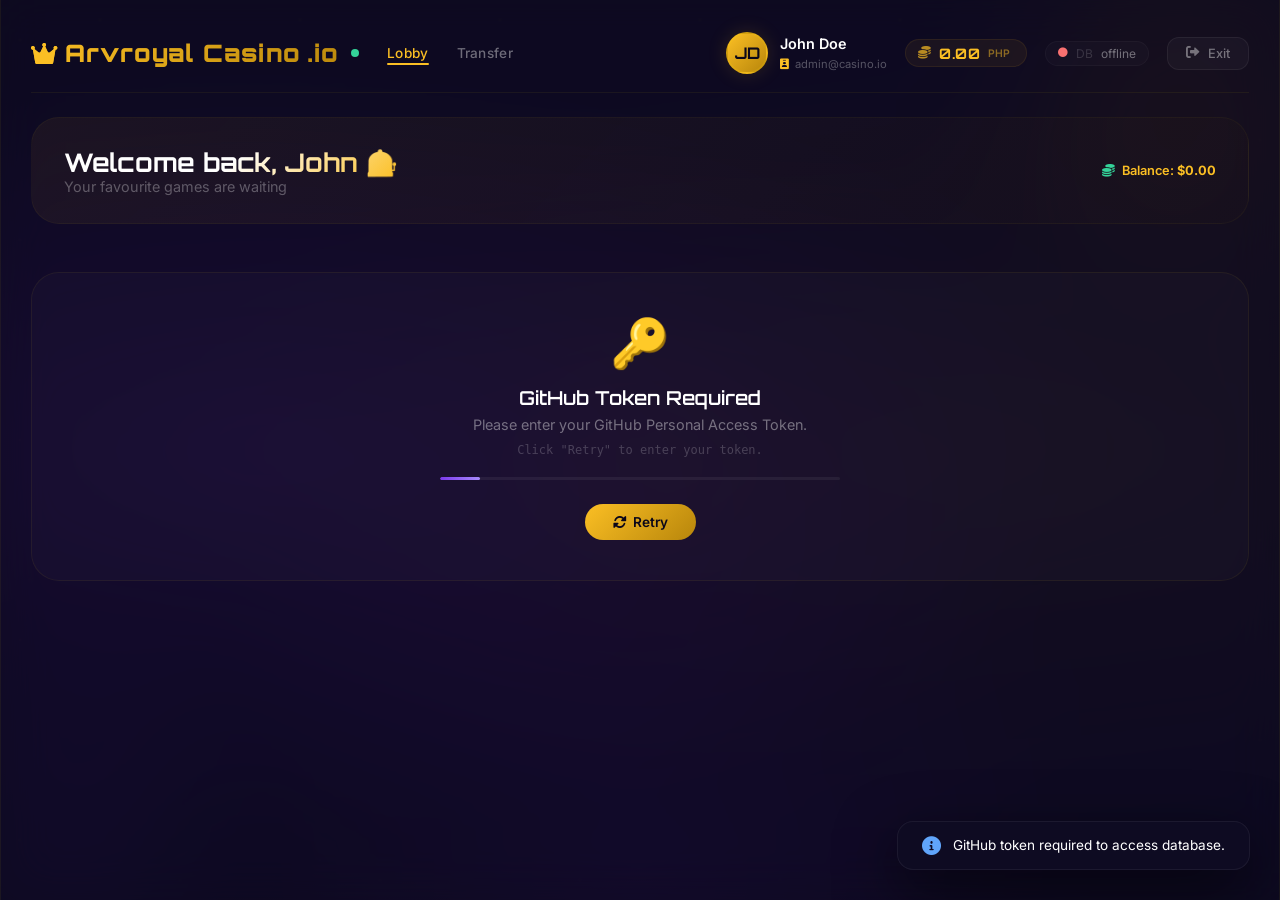
<file: dashboard.html>
<!DOCTYPE html>
<html lang="en">
<head>
    <meta charset="UTF-8" />
    <meta name="viewport" content="width=device-width, initial-scale=1.0" />
    <title>🎰 Casino.io – Lobby</title>
    <link rel="stylesheet" href="https://cdnjs.cloudflare.com/ajax/libs/font-awesome/6.0.0-beta3/css/all.min.css" />
    <link href="https://fonts.googleapis.com/css2?family=Orbitron:wght@400;600;700;900&family=Inter:wght@300;400;500;600;700&display=swap" rel="stylesheet" />
    <style>
        /* ─── All styles remain exactly as in your original ─── */
        * {
            margin: 0;
            padding: 0;
            box-sizing: border-box;
        }
        html,
        body {
            min-height: 100vh;
            width: 100%;
            background: #0b0719;
            font-family: 'Inter', sans-serif;
            overflow-x: hidden;
            position: relative;
            color: #fff;
        }
        body::before {
            content: '';
            position: fixed;
            inset: 0;
            z-index: 0;
            background: radial-gradient(ellipse at 20% 50%, rgba(120, 40, 200, 0.25) 0%, transparent 60%), radial-gradient(ellipse at 80% 50%, rgba(200, 150, 30, 0.12) 0%, transparent 60%), radial-gradient(ellipse at 50% 100%, rgba(80, 20, 140, 0.20) 0%, transparent 50%), #0b0719;
        }
        body::after {
            content: '';
            position: fixed;
            inset: 0;
            z-index: 0;
            pointer-events: none;
            background-image: radial-gradient(2px 2px at 10% 20%, rgba(255, 215, 0, 0.3), transparent), radial-gradient(2px 2px at 30% 70%, rgba(255, 215, 0, 0.2), transparent), radial-gradient(3px 3px at 50% 10%, rgba(255, 215, 0, 0.25), transparent), radial-gradient(2px 2px at 70% 80%, rgba(255, 215, 0, 0.15), transparent), radial-gradient(2px 2px at 90% 40%, rgba(255, 215, 0, 0.2), transparent), radial-gradient(4px 4px at 15% 90%, rgba(255, 215, 0, 0.10), transparent), radial-gradient(2px 2px at 60% 30%, rgba(255, 215, 0, 0.25), transparent), radial-gradient(3px 3px at 85% 15%, rgba(255, 215, 0, 0.15), transparent), radial-gradient(2px 2px at 45% 55%, rgba(255, 215, 0, 0.20), transparent);
            background-size: 200px 200px;
            animation: sparkleFloat 40s linear infinite;
            opacity: 0.6;
        }
        @keyframes sparkleFloat {
            0% {
                transform: translate(0, 0) scale(1);
            }
            50% {
                transform: translate(30px, -20px) scale(1.1);
            }
            100% {
                transform: translate(-10px, 10px) scale(0.95);
            }
        }
        .orb {
            position: fixed;
            border-radius: 50%;
            filter: blur(80px);
            pointer-events: none;
            z-index: 0;
            opacity: 0.3;
            animation: orbFloat 12s ease-in-out infinite alternate;
        }
        .orb--1 {
            width: 400px;
            height: 400px;
            background: radial-gradient(circle, #b8860b, transparent 70%);
            top: -100px;
            right: -100px;
        }
        .orb--2 {
            width: 300px;
            height: 300px;
            background: radial-gradient(circle, #7c3aed, transparent 70%);
            bottom: -80px;
            left: -80px;
            animation-delay: 4s;
            opacity: 0.2;
        }
        .orb--3 {
            width: 200px;
            height: 200px;
            background: radial-gradient(circle, #f59e0b, transparent 70%);
            top: 40%;
            left: 50%;
            transform: translateX(-50%);
            animation-delay: 8s;
            opacity: 0.15;
        }
        @keyframes orbFloat {
            0% {
                transform: translate(0, 0) scale(1);
            }
            100% {
                transform: translate(40px, -30px) scale(1.2);
            }
        }
        .wrapper {
            position: relative;
            z-index: 1;
            width: 100%;
            max-width: 1440px;
            margin: 0 auto;
            padding: 20px 30px 30px;
            min-height: 100vh;
            display: flex;
            flex-direction: column;
            background: rgba(15, 12, 35, 0.70);
            backdrop-filter: blur(24px) saturate(1.4);
            -webkit-backdrop-filter: blur(24px) saturate(1.4);
            box-shadow: 0 0 0 1px rgba(255, 215, 0, 0.04);
            border-left: 1px solid rgba(255, 215, 0, 0.06);
            border-right: 1px solid rgba(255, 215, 0, 0.06);
        }
        .navbar {
            display: flex;
            align-items: center;
            justify-content: space-between;
            padding: 12px 0 18px;
            border-bottom: 1px solid rgba(255, 215, 0, 0.06);
            flex-wrap: wrap;
            gap: 14px;
        }
        .nav-left {
            display: flex;
            align-items: center;
            gap: 28px;
        }
        .brand {
            font-family: 'Orbitron', monospace;
            font-size: 1.5rem;
            font-weight: 900;
            background: linear-gradient(135deg, #fbbf24, #b8860b);
            -webkit-background-clip: text;
            -webkit-text-fill-color: transparent;
            background-clip: text;
            letter-spacing: 1px;
            display: flex;
            align-items: center;
            gap: 6px;
        }
        .brand i {
            -webkit-text-fill-color: initial;
            color: #fbbf24;
        }
        .brand .live-dot {
            display: inline-block;
            width: 8px;
            height: 8px;
            border-radius: 50%;
            background: #34d399;
            margin-left: 6px;
            animation: live-pulse 1.2s ease-in-out infinite;
        }
        @keyframes live-pulse {
            0%,
            100% {
                opacity: 1;
                transform: scale(1);
                box-shadow: 0 0 0 0 rgba(52, 211, 153, 0.3);
            }
            50% {
                opacity: 0.6;
                transform: scale(0.8);
                box-shadow: 0 0 0 6px rgba(52, 211, 153, 0);
            }
        }
        .nav-links {
            display: flex;
            gap: 28px;
            font-size: 0.85rem;
            font-weight: 500;
            letter-spacing: 0.3px;
            color: rgba(255, 255, 255, 0.4);
        }
        .nav-links a {
            color: inherit;
            text-decoration: none;
            transition: 0.3s;
            position: relative;
        }
        .nav-links a:hover {
            color: #fbbf24;
        }
        .nav-links a.active {
            color: #fbbf24;
        }
        .nav-links a.active::after {
            content: '';
            position: absolute;
            bottom: -4px;
            left: 0;
            width: 100%;
            height: 2px;
            background: #fbbf24;
            border-radius: 2px;
        }
        .nav-right {
            display: flex;
            align-items: center;
            gap: 18px;
            flex-wrap: wrap;
        }
        .user-info {
            display: flex;
            align-items: center;
            gap: 12px;
        }
        .user-avatar {
            width: 42px;
            height: 42px;
            border-radius: 50%;
            background: linear-gradient(135deg, #fbbf24, #b8860b);
            display: flex;
            align-items: center;
            justify-content: center;
            color: #0b0719;
            font-weight: 700;
            font-size: 1rem;
            font-family: 'Orbitron', monospace;
            box-shadow: 0 0 20px rgba(251, 191, 36, 0.15);
            border: 2px solid rgba(255, 215, 0, 0.15);
            flex-shrink: 0;
        }
        .user-details h4 {
            font-size: 0.9rem;
            font-weight: 600;
            color: #fff;
        }
        .user-details span {
            font-size: 0.7rem;
            color: rgba(255, 255, 255, 0.3);
        }
        .user-details span i {
            color: #fbbf24;
            margin-right: 4px;
        }
        .balance-display {
            display: flex;
            align-items: center;
            gap: 8px;
            padding: 4px 16px 4px 12px;
            border-radius: 100px;
            background: rgba(251, 191, 36, 0.06);
            border: 1px solid rgba(251, 191, 36, 0.08);
            color: #fbbf24;
            font-weight: 600;
            font-size: 0.85rem;
            cursor: default;
        }
        .balance-display i {
            font-size: 0.8rem;
            opacity: 0.7;
        }
        .balance-display .balance-amount {
            font-family: 'Orbitron', monospace;
            font-weight: 700;
            font-size: 0.9rem;
            letter-spacing: 0.5px;
        }
        .balance-display .currency {
            font-size: 0.65rem;
            opacity: 0.5;
        }
        /* ─── TOP-UP BUTTON – hidden by default, shown only for admin ─── */
        .btn-topup {
            display: none;
            padding: 6px 14px;
            border-radius: 100px;
            background: linear-gradient(135deg, #34d399, #059669);
            border: none;
            color: #0b0719;
            font-weight: 600;
            font-size: 0.7rem;
            cursor: pointer;
            transition: 0.3s;
            font-family: 'Inter', sans-serif;
            align-items: center;
            gap: 6px;
        }
        .btn-topup.show {
            display: inline-flex;
        }
        .btn-topup:hover {
            transform: scale(1.05);
            box-shadow: 0 0 30px rgba(52, 211, 153, 0.2);
        }
        .btn-topup i {
            font-size: 0.65rem;
        }

        .btn-logout {
            padding: 8px 18px;
            background: rgba(255, 255, 255, 0.03);
            border: 1px solid rgba(255, 255, 255, 0.06);
            border-radius: 12px;
            color: rgba(255, 255, 255, 0.4);
            font-size: 0.8rem;
            font-weight: 500;
            cursor: pointer;
            display: flex;
            align-items: center;
            gap: 8px;
            transition: 0.3s;
            font-family: 'Inter', sans-serif;
        }
        .btn-logout:hover {
            background: rgba(239, 68, 68, 0.12);
            border-color: rgba(239, 68, 68, 0.25);
            color: #f87171;
        }
        .btn-logout i {
            font-size: 0.85rem;
        }
        .hero {
            margin: 24px 0 28px;
            padding: 28px 32px;
            border-radius: 28px;
            background: linear-gradient(135deg, rgba(251, 191, 36, 0.06), rgba(184, 134, 11, 0.02));
            border: 1px solid rgba(255, 215, 0, 0.04);
            display: flex;
            align-items: center;
            justify-content: space-between;
            flex-wrap: wrap;
            gap: 16px;
        }
        .hero h2 {
            font-family: 'Orbitron', monospace;
            font-weight: 700;
            font-size: 1.6rem;
            background: linear-gradient(135deg, #fff 50%, #fbbf24);
            -webkit-background-clip: text;
            -webkit-text-fill-color: transparent;
            background-clip: text;
        }
        .hero p {
            color: rgba(255, 255, 255, 0.3);
            font-size: 0.9rem;
        }
        .hero .stats-mini {
            display: flex;
            gap: 24px;
            color: rgba(255, 255, 255, 0.2);
            font-size: 0.8rem;
        }
        .hero .stats-mini i {
            color: #fbbf24;
            margin-right: 4px;
        }
        .hero .stats-mini .hero-balance {
            color: #fbbf24;
            font-weight: 600;
        }
        .hero .stats-mini .hero-balance i {
            color: #34d399;
        }
        .game-grid {
            display: grid;
            grid-template-columns: repeat(4, 1fr);
            gap: 24px;
            margin-bottom: 28px;
        }
        .game-card {
            background: rgba(255, 255, 255, 0.02);
            border-radius: 28px;
            padding: 28px 20px 24px;
            border: 1px solid rgba(255, 215, 0, 0.04);
            backdrop-filter: blur(4px);
            transition: all 0.4s cubic-bezier(0.22, 1, 0.36, 1);
            text-align: center;
            position: relative;
            overflow: hidden;
            cursor: default;
            text-decoration: none;
            color: inherit;
            display: block;
        }
        .game-card::before {
            content: '';
            position: absolute;
            inset: 0;
            border-radius: 28px;
            padding: 1px;
            background: linear-gradient(135deg, rgba(255, 215, 0, 0.05), transparent 60%);
            -webkit-mask: linear-gradient(#fff 0 0) content-box, linear-gradient(#fff 0 0);
            -webkit-mask-composite: xor;
            mask-composite: exclude;
            pointer-events: none;
        }
        .game-card:hover {
            transform: translateY(-8px) scale(1.02);
            background: rgba(255, 255, 255, 0.06);
            border-color: rgba(255, 215, 0, 0.15);
            box-shadow: 0 20px 60px rgba(0, 0, 0, 0.5);
        }
        .game-card .game-icon {
            font-size: 3.2rem;
            color: #fbbf24;
            opacity: 0.7;
            margin-bottom: 12px;
            transition: 0.3s;
        }
        .game-card:hover .game-icon {
            opacity: 1;
            transform: scale(1.05);
            text-shadow: 0 0 30px rgba(251, 191, 36, 0.2);
        }
        .game-card .game-name {
            font-family: 'Orbitron', monospace;
            font-size: 1.1rem;
            font-weight: 700;
            color: #fff;
            letter-spacing: 0.5px;
            margin-bottom: 4px;
        }
        .game-card .game-desc {
            color: rgba(255, 255, 255, 0.25);
            font-size: 0.8rem;
            font-weight: 400;
            letter-spacing: 0.3px;
        }
        .game-card .game-badge {
            display: inline-block;
            margin-top: 14px;
            padding: 5px 18px;
            border-radius: 100px;
            font-size: 0.65rem;
            font-weight: 600;
            text-transform: uppercase;
            letter-spacing: 0.8px;
            background: rgba(52, 211, 153, 0.08);
            color: #34d399;
            border: 1px solid rgba(52, 211, 153, 0.05);
            font-family: 'Inter', sans-serif;
        }
        .game-card .game-badge.hot {
            background: rgba(251, 191, 36, 0.08);
            color: #fbbf24;
            border-color: rgba(251, 191, 36, 0.05);
        }
        .game-card .game-badge.coming {
            background: rgba(255, 255, 255, 0.02);
            color: rgba(255, 255, 255, 0.15);
            border-color: rgba(255, 255, 255, 0.02);
        }

        /* ─── CARD BATTLER – FEATURED STYLING ─── */
        .game-card.featured {
            background: rgba(120, 40, 200, 0.08);
            border-color: rgba(167, 139, 250, 0.25);
            box-shadow: 0 0 40px rgba(120, 40, 200, 0.08), inset 0 0 60px rgba(120, 40, 200, 0.04);
        }
        .game-card.featured::before {
            background: linear-gradient(135deg, rgba(167, 139, 250, 0.15), rgba(120, 40, 200, 0.05) 60%);
        }
        .game-card.featured:hover {
            border-color: rgba(167, 139, 250, 0.5);
            box-shadow: 0 20px 60px rgba(120, 40, 200, 0.25), 0 0 80px rgba(120, 40, 200, 0.08);
            transform: translateY(-8px) scale(1.03);
        }
        .game-card.featured .game-icon {
            color: #a78bfa;
            opacity: 0.9;
        }
        .game-card.featured:hover .game-icon {
            text-shadow: 0 0 40px rgba(167, 139, 250, 0.4);
        }
        .game-card.featured .game-name {
            color: #c4b5fd;
        }
        .game-card .game-badge.new {
            background: rgba(167, 139, 250, 0.15);
            color: #a78bfa;
            border-color: rgba(167, 139, 250, 0.15);
            animation: badgePulse 2s ease-in-out infinite;
        }
        @keyframes badgePulse {
            0%,
            100% {
                box-shadow: 0 0 0 0 rgba(167, 139, 250, 0.2);
            }
            50% {
                box-shadow: 0 0 20px 4px rgba(167, 139, 250, 0.08);
            }
        }
        .game-card.featured .featured-ribbon {
            position: absolute;
            top: 12px;
            right: 12px;
            background: linear-gradient(135deg, #7c3aed, #a78bfa);
            color: #fff;
            font-size: 0.55rem;
            font-weight: 700;
            text-transform: uppercase;
            letter-spacing: 0.6px;
            padding: 3px 12px;
            border-radius: 100px;
            box-shadow: 0 4px 20px rgba(120, 40, 200, 0.3);
            font-family: 'Inter', sans-serif;
        }

        #statusCard {
            display: none;
            text-align: center;
            padding: 40px 20px;
            border-radius: 28px;
            border: 1px solid rgba(255, 215, 0, 0.06);
            background: rgba(255, 255, 255, 0.02);
            margin: 20px 0 28px;
            transition: 0.3s;
            min-height: 260px;
            flex-direction: column;
            justify-content: center;
            align-items: center;
        }
        #statusCard .status-icon {
            font-size: 3rem;
            display: block;
            margin-bottom: 14px;
        }
        #statusCard .status-icon.spinning {
            animation: spin 1.2s linear infinite;
        }
        @keyframes spin {
            to {
                transform: rotate(360deg);
            }
        }
        #statusCard .status-title {
            color: #fff;
            font-size: 1.2rem;
            font-weight: 600;
            font-family: 'Orbitron', monospace;
        }
        #statusCard .status-desc {
            color: rgba(255, 255, 255, 0.4);
            font-size: 0.9rem;
            margin-top: 6px;
        }
        #statusCard .status-detail {
            color: rgba(255, 255, 255, 0.2);
            font-size: 0.75rem;
            margin-top: 10px;
            font-family: monospace;
            word-break: break-all;
        }
        #statusCard .progress-bar {
            width: 100%;
            max-width: 400px;
            height: 3px;
            background: rgba(255, 255, 255, 0.06);
            border-radius: 10px;
            margin-top: 20px;
            overflow: hidden;
        }
        #statusCard .progress-bar .fill {
            height: 100%;
            width: 0%;
            background: linear-gradient(90deg, #7c3aed, #a78bfa);
            border-radius: 10px;
            transition: width 0.4s ease;
        }
        #statusCard .retry-area {
            margin-top: 24px;
            display: flex;
            gap: 12px;
            justify-content: center;
            flex-wrap: wrap;
        }
        #statusCard .retry-area .btn-sm {
            padding: 10px 28px;
            border-radius: 100px;
            border: none;
            font-weight: 600;
            font-size: 0.85rem;
            cursor: pointer;
            transition: 0.3s;
            font-family: 'Inter', sans-serif;
        }
        #statusCard .retry-area .btn-sm-primary {
            background: linear-gradient(135deg, #fbbf24, #b8860b);
            color: #0b0719;
        }
        #statusCard .retry-area .btn-sm-primary:hover {
            transform: scale(1.04);
            box-shadow: 0 8px 30px rgba(251, 191, 36, 0.3);
        }
        #statusCard .retry-area .btn-sm-outline {
            background: transparent;
            border: 1px solid rgba(255, 255, 255, 0.15);
            color: rgba(255, 255, 255, 0.6);
        }
        #statusCard .retry-area .btn-sm-outline:hover {
            background: rgba(255, 255, 255, 0.05);
            border-color: rgba(167, 139, 250, 0.4);
            color: #fff;
        }
        #dashboardContent {
            display: none;
            flex: 1;
            flex-direction: column;
        }
        .auth-overlay {
            display: none;
            position: fixed;
            inset: 0;
            z-index: 9999;
            background: rgba(11, 7, 25, 0.92);
            backdrop-filter: blur(16px);
            -webkit-backdrop-filter: blur(16px);
            flex-direction: column;
            align-items: center;
            justify-content: center;
            text-align: center;
            padding: 40px 24px;
        }
        .auth-overlay.show {
            display: flex;
        }
        .auth-overlay .lock-icon {
            font-size: 4rem;
            color: rgba(251, 191, 36, 0.2);
            margin-bottom: 20px;
        }
        .auth-overlay h2 {
            font-family: 'Orbitron', monospace;
            font-weight: 700;
            font-size: 1.6rem;
            color: #fff;
            margin-bottom: 8px;
        }
        .auth-overlay p {
            color: rgba(255, 255, 255, 0.25);
            font-size: 0.95rem;
            max-width: 420px;
            margin-bottom: 28px;
        }
        .auth-overlay .btn-login-now {
            padding: 12px 40px;
            border-radius: 16px;
            background: linear-gradient(135deg, #fbbf24, #b8860b);
            border: none;
            color: #0b0719;
            font-weight: 700;
            font-size: 1rem;
            cursor: pointer;
            transition: 0.3s;
            font-family: 'Inter', sans-serif;
            display: inline-flex;
            align-items: center;
            gap: 10px;
        }
        .auth-overlay .btn-login-now:hover {
            transform: scale(1.04);
            box-shadow: 0 0 40px rgba(251, 191, 36, 0.2);
        }
        .modal-overlay {
            display: none;
            position: fixed;
            inset: 0;
            background: rgba(0, 0, 0, 0.6);
            backdrop-filter: blur(8px);
            z-index: 1000;
            justify-content: center;
            align-items: center;
        }
        .modal-overlay.active {
            display: flex;
        }
        .modal {
            background: rgba(20, 16, 45, 0.95);
            border: 1px solid rgba(255, 215, 0, 0.08);
            border-radius: 28px;
            padding: 32px 36px;
            max-width: 420px;
            width: 90%;
            box-shadow: 0 30px 80px rgba(0, 0, 0, 0.7);
        }
        .modal h2 {
            font-family: 'Orbitron', monospace;
            font-weight: 700;
            font-size: 1.2rem;
            color: #fff;
            margin-bottom: 20px;
            display: flex;
            align-items: center;
            gap: 10px;
        }
        .modal h2 i {
            color: #fbbf24;
        }
        .modal .form-group {
            margin-bottom: 16px;
        }
        .modal .form-group label {
            display: block;
            font-size: 0.7rem;
            text-transform: uppercase;
            letter-spacing: 0.8px;
            color: rgba(255, 255, 255, 0.2);
            margin-bottom: 4px;
        }
        .modal .form-group input {
            width: 100%;
            padding: 12px 16px;
            border-radius: 12px;
            background: rgba(255, 255, 255, 0.03);
            border: 1px solid rgba(255, 255, 255, 0.06);
            color: #fff;
            font-size: 0.9rem;
            outline: none;
            transition: 0.3s;
            font-family: 'Inter', sans-serif;
        }
        .modal .form-group input:focus {
            border-color: rgba(251, 191, 36, 0.2);
            background: rgba(255, 255, 255, 0.05);
        }
        .modal .form-group .input-hint {
            font-size: 0.7rem;
            color: rgba(255, 255, 255, 0.1);
            margin-top: 4px;
        }
        .modal .form-actions {
            display: flex;
            gap: 12px;
            margin-top: 24px;
            justify-content: flex-end;
        }
        .modal .form-actions button {
            padding: 10px 24px;
            border-radius: 100px;
            border: none;
            font-weight: 600;
            font-size: 0.85rem;
            cursor: pointer;
            transition: 0.3s;
            font-family: 'Inter', sans-serif;
        }
        .modal .form-actions .btn-cancel {
            background: rgba(255, 255, 255, 0.04);
            color: rgba(255, 255, 255, 0.3);
        }
        .modal .form-actions .btn-cancel:hover {
            background: rgba(255, 255, 255, 0.08);
        }
        .modal .form-actions .btn-save {
            background: linear-gradient(135deg, #34d399, #059669);
            color: #0b0719;
        }
        .modal .form-actions .btn-save:hover {
            transform: scale(1.02);
            box-shadow: 0 8px 30px rgba(52, 211, 153, 0.2);
        }
        .toast {
            position: fixed;
            bottom: 30px;
            right: 30px;
            padding: 14px 24px;
            border-radius: 16px;
            background: rgba(15, 12, 35, 0.95);
            backdrop-filter: blur(20px);
            border: 1px solid rgba(255, 255, 255, 0.06);
            box-shadow: 0 20px 60px rgba(0, 0, 0, 0.6);
            display: flex;
            align-items: center;
            gap: 12px;
            font-size: 0.85rem;
            color: #fff;
            transform: translateY(80px);
            opacity: 0;
            transition: all 0.4s cubic-bezier(0.22, 1, 0.36, 1);
            z-index: 999;
            max-width: 420px;
            pointer-events: none;
        }
        .toast.show {
            transform: translateY(0);
            opacity: 1;
            pointer-events: auto;
        }
        .toast i {
            font-size: 1.2rem;
        }
        .toast.success i {
            color: #34d399;
        }
        .toast.error i {
            color: #f87171;
        }
        .toast.info i {
            color: #60a5fa;
        }
        .toast.warning i {
            color: #fbbf24;
        }
        .db-status {
            display: flex;
            align-items: center;
            gap: 8px;
            font-size: 0.75rem;
            color: rgba(255, 255, 255, 0.2);
            padding: 4px 12px;
            border-radius: 100px;
            background: rgba(255, 255, 255, 0.02);
            border: 1px solid rgba(255, 255, 255, 0.03);
        }
        .db-status i {
            font-size: 0.6rem;
        }
        .db-status.online i {
            color: #34d399;
        }
        .db-status.offline i {
            color: #f87171;
        }
        .db-status .status-label {
            color: rgba(255, 255, 255, 0.15);
        }
        .db-status .status-value {
            color: rgba(255, 255, 255, 0.4);
        }
        .hidden-input {
            display: none;
        }
        @media (max-width: 1024px) {
            .game-grid {
                grid-template-columns: repeat(3, 1fr);
            }
        }
        @media (max-width: 820px) {
            .wrapper {
                padding: 16px 18px 20px;
            }
            .game-grid {
                grid-template-columns: repeat(2, 1fr);
                gap: 18px;
            }
            .hero {
                padding: 20px;
                flex-direction: column;
                align-items: flex-start;
            }
            .hero .stats-mini {
                flex-wrap: wrap;
                gap: 12px;
            }
            .nav-links {
                gap: 16px;
                font-size: 0.75rem;
            }
            .nav-left {
                gap: 16px;
            }
            .nav-right {
                flex-wrap: wrap;
            }
            #statusCard {
                min-height: 200px;
                padding: 30px 16px;
            }
            #statusCard .status-icon {
                font-size: 2.4rem;
            }
            #statusCard .status-title {
                font-size: 1rem;
            }
        }
        @media (max-width: 600px) {
            .navbar {
                flex-direction: column;
                align-items: stretch;
                gap: 10px;
            }
            .nav-left {
                flex-wrap: wrap;
                justify-content: center;
            }
            .nav-links {
                justify-content: center;
                flex-wrap: wrap;
                gap: 12px;
            }
            .nav-right {
                justify-content: center;
                flex-wrap: wrap;
            }
            .user-info {
                gap: 8px;
            }
            .btn-logout {
                padding: 6px 14px;
                font-size: 0.7rem;
            }
            .balance-display {
                font-size: 0.75rem;
                padding: 2px 12px 2px 8px;
            }
            .btn-topup {
                padding: 4px 10px;
                font-size: 0.6rem;
            }
            .game-grid {
                grid-template-columns: 1fr 1fr;
                gap: 14px;
            }
            .game-card {
                padding: 18px 12px 16px;
            }
            .game-card .game-icon {
                font-size: 2.2rem;
            }
            .game-card .game-name {
                font-size: 0.9rem;
            }
            .game-card .game-desc {
                font-size: 0.7rem;
            }
            .hero h2 {
                font-size: 1.2rem;
            }
            .toast {
                bottom: 16px;
                right: 16px;
                left: 16px;
                max-width: none;
                padding: 12px 18px;
                font-size: 0.8rem;
            }
            .modal {
                padding: 24px 20px;
            }
            #statusCard {
                min-height: 180px;
                padding: 24px 14px;
            }
            #statusCard .status-icon {
                font-size: 2rem;
            }
            #statusCard .status-title {
                font-size: 0.95rem;
            }
            #statusCard .status-desc {
                font-size: 0.8rem;
            }
            #statusCard .retry-area .btn-sm {
                padding: 8px 18px;
                font-size: 0.75rem;
            }
            .game-card .featured-ribbon {
                font-size: 0.45rem;
                padding: 2px 10px;
                top: 8px;
                right: 8px;
            }
        }
        @media (max-width: 400px) {
            .game-grid {
                grid-template-columns: 1fr;
            }
            #statusCard {
                min-height: 160px;
                padding: 20px 12px;
            }
            #statusCard .status-icon {
                font-size: 1.8rem;
            }
            #statusCard .status-title {
                font-size: 0.85rem;
            }
        }
        ::-webkit-scrollbar {
            width: 4px;
            height: 4px;
        }
        ::-webkit-scrollbar-track {
            background: rgba(0, 0, 0, 0.2);
        }
        ::-webkit-scrollbar-thumb {
            background: rgba(212, 168, 71, 0.15);
            border-radius: 10px;
        }
        ::-webkit-scrollbar-thumb:hover {
            background: rgba(212, 168, 71, 0.25);
        }
        ::selection {
            background: rgba(212, 168, 71, 0.2);
            color: var(--gold-light);
        }
        button:focus-visible {
            outline: 2px solid #fbbf24;
            outline-offset: 2px;
        }
        button {
            -webkit-user-select: none;
            user-select: none;
        }
        .value.balance.flash {
            animation: balanceFlash 0.4s ease;
        }
        @keyframes balanceFlash {
            0%,
            100% {
                transform: scale(1);
            }
            50% {
                transform: scale(1.15);
                color: #b3ffd9;
            }
        }
    </style>
</head>
<body>

    <div class="orb orb--1"></div>
    <div class="orb orb--2"></div>
    <div class="orb orb--3"></div>

    <!-- ─── AUTH OVERLAY ─── -->
    <div class="auth-overlay" id="authOverlay">
        <div class="lock-icon"><i class="fas fa-lock"></i></div>
        <h2>🔐 Session Required</h2>
        <p>You need to be logged in to access the dashboard.<br />Please sign in to continue.</p>
        <button class="btn-login-now" id="goToLoginBtn">
            <i class="fas fa-sign-in-alt"></i> Go to Login
        </button>
    </div>

    <!-- ─── MAIN WRAPPER ─── -->
    <div class="wrapper" id="mainWrapper">

        <!-- NAVBAR -->
        <nav class="navbar">
            <div class="nav-left">
                <div class="brand">
                    <i class="fas fa-crown"></i> Arvroyal Casino<span style="color:rgba(255,255,255,0.1);">.io</span>
                    <span class="live-dot"></span>
                </div>
                <div class="nav-links">
                    <a href="dashboard.html" class="active">Lobby</a>
                    <a href="account_management.html" id="usersMgmtLink" style="display:none;">Users Management</a>
                    <a href="transfer_balance.html">Transfer</a>
                </div>
            </div>
            <div class="nav-right">
                <div class="user-info">
                    <div class="user-avatar" id="dashAvatar">JD</div>
                    <div class="user-details">
                        <h4 id="dashName">John Doe</h4>
                        <span><i class="fas fa-id-badge"></i> <span id="dashEmail">admin@casino.io</span></span>
                    </div>
                </div>
                <div class="balance-display" id="balanceDisplay">
                    <i class="fas fa-coins"></i>
                    <span class="balance-amount" id="navBalance">0.00</span>
                    <span class="currency">PHP</span>
                </div>
                <!-- ─── TOP-UP BUTTON ─── hidden by default; shown only for admin via JS ─── -->
                <button class="btn-topup" id="topupNavBtn">
                    <i class="fas fa-plus"></i> Top Up
                </button>
                <div class="db-status online" id="dbStatus">
                    <i class="fas fa-circle"></i>
                    <span class="status-label">DB</span>
                    <span class="status-value" id="dbStatusLabel">github</span>
                </div>
                <div class="btn-logout" id="logoutBtn">
                    <i class="fas fa-sign-out-alt"></i> Exit
                </div>
            </div>
        </nav>

        <!-- HERO -->
        <div class="hero">
            <div>
                <h2>Welcome back, <span id="heroName">John</span> 🎰</h2>
                <p>Your favourite games are waiting</p>
            </div>
            <div class="stats-mini">
                <span class="hero-balance"><i class="fas fa-coins"></i> Balance: <strong id="heroBalance">$0.00</strong></span>
            </div>
        </div>

        <!-- ─── STATUS CARD ─── -->
        <div id="statusCard">
            <span class="status-icon" id="statusIcon"><i class="fas fa-database"></i></span>
            <div class="status-title" id="statusTitle">Connecting…</div>
            <div class="status-desc" id="statusDesc">Please wait while we connect to GitHub.</div>
            <div class="status-detail" id="statusDetail"></div>
            <div class="progress-bar" id="progressBar"><div class="fill" id="progressFill"></div></div>
            <div class="retry-area" id="retryArea" style="display:none;">
                <button class="btn-sm btn-sm-primary" id="retryBtn"><i class="fas fa-sync-alt" style="margin-right:6px;"></i>Retry</button>
            </div>
        </div>

        <!-- ─── DASHBOARD CONTENT ─── -->
        <div id="dashboardContent">

            <!-- GAME GRID -->
            <div class="game-grid">

                <!-- Roulette -->
                <a href="roulette.html" class="game-card featured">
                    <span class="featured-ribbon"><i class="fas fa-star" style="margin-right:4px;"></i>NEW</span>
                    <div class="game-icon"><i class="fas fa-circle"></i></div>
                    <div class="game-name">Roulette</div>
                    <div class="game-desc">Spin the wheel &amp; win big</div>
                       <span class="game-badge new"><i class="fas fa-bolt" style="margin-right:4px;"></i>FEATURED</span>
                </a>

                <!-- Slots -->
                <a href="slotmachine.html" class="game-card featured">
                    <span class="featured-ribbon"><i class="fas fa-star" style="margin-right:4px;"></i>NEW</span>
                    <div class="game-icon"><i class="fas fa-sliders-h"></i></div>
                    <div class="game-name">Slot Machine</div>
                    <div class="game-desc">Jackpots &amp; spin the machine</div>
                        <span class="game-badge new"><i class="fas fa-bolt" style="margin-right:4px;"></i>FEATURED</span>
                </a>
          
                <!-- ═══ CARD BATTLER – FEATURED ═══ -->
                <a href="card_battler.html" class="game-card featured">
                    <span class="featured-ribbon"><i class="fas fa-star" style="margin-right:4px;"></i>NEW</span>
                    <div class="game-icon"><i class="fas fa-id-card"></i></div>
                    <div class="game-name">Card Battler</div>
                    <div class="game-desc">Battle &amp; collect powerful cards</div>
                    <span class="game-badge new"><i class="fas fa-bolt" style="margin-right:4px;"></i>FEATURED</span>
                </a> 
                     <a href="Crypto_sim.html" class="game-card featured">
    <span class="featured-ribbon"><i class="fas fa-star" style="margin-right:4px;"></i>NEW</span>
    <div class="game-icon"><i class="fas fa-chart-line"></i></div>
    <div class="game-name">Crypto Market Sim</div>
    <div class="game-desc">Play the stock market &amp; make profits</div>
    <span class="game-badge new"><i class="fas fa-bolt" style="margin-right:4px;"></i>FEATURED</span>
</a>
 <!-- ═══ CARD BATTLER – FEATURED ═══ -->
<a href="cookie_empire.html" class="game-card featured">
    <span class="featured-ribbon"><i class="fas fa-star" style="margin-right:4px;"></i>NEW</span>
    <div class="game-icon"><i class="fas fa-crown"></i></div>
    <div class="game-name">Empire of cookies</div>
    <div class="game-desc">Build &amp; collect powerful cookies</div>
    <span class="game-badge new"><i class="fas fa-bolt" style="margin-right:4px;"></i>FEATURED</span>
</a>
                <!-- Other Games -->
                <a href="#" class="game-card">
                    <div class="game-icon"><i class="fas fa-hashtag"></i></div>
                    <div class="game-name">Other Games</div>
                    <div class="game-desc">Coming soon!</div>
                    <span class="game-badge coming">Stay tune</span>
                </a>

            </div>

        </div>

    </div>

    <!-- ─── TOP-UP MODAL ─── -->
    <div class="modal-overlay" id="topupModal">
        <div class="modal">
            <h2><i class="fas fa-coins"></i> Top Up Balance</h2>
            <form id="topupForm">
                <div class="form-group">
                    <label>Amount (PHP)</label>
                    <input type="number" id="topupAmount" placeholder="Enter amount..." min="0.01" step="0.01" required />
                    <div class="input-hint">Minimum: $0.01</div>
                </div>
                <input type="hidden" id="topupUserId" value="" />
                <div class="form-actions">
                    <button type="button" class="btn-cancel" id="topupCancel">Cancel</button>
                    <button type="submit" class="btn-save" id="topupSave"><i class="fas fa-plus"></i> Add Funds</button>
                </div>
            </form>
        </div>
    </div>

    <!-- Toast -->
    <div class="toast" id="toast">
        <i class="fas fa-check-circle"></i>
        <span id="toastMessage">Ready</span>
    </div>

    <!-- ─── JAVASCRIPT – GITHUB DATABASE (same as login/register) ─── -->
    <script>
        // ============================================================
        //  SECURITY
        // ============================================================
        document.addEventListener('contextmenu', e => e.preventDefault());
        document.addEventListener('keydown', function(e) {
            if (e.key === 'F12') { e.preventDefault(); return false; }
            if (e.ctrlKey && e.shiftKey && (e.key === 'I' || e.key === 'J')) { e.preventDefault(); return false; }
            if (e.ctrlKey && e.key === 'u') { e.preventDefault(); return false; }
        });

        // ============================================================
        //  CONSTANTS – GitHub (same as login/register)
        // ============================================================
        const ENCRYPTION_KEY_HASH = '$2a$12$tLvlRpTmRlBdGSUBZ8.phe4dOfl09CcFEp2cjG.U8lpPKvtwku5N6';
        const GITHUB_OWNER = 'tcute6851';
        const GITHUB_REPO = 'Arvroyal-Casino-Games';
        const GITHUB_PATH = 'CasinoDB.json';
        const GITHUB_TOKEN_KEY = 'github_pat';

        let dbData = { users: [] };
        let currentUser = null;
        let _githubSha = null;
        let _defaultBranch = 'main';
        let isRetrying = false;

        // ─── DOM REFS ──────────────────────────────────────────
        const statusCard = document.getElementById('statusCard');
        const statusIcon = document.getElementById('statusIcon');
        const statusTitle = document.getElementById('statusTitle');
        const statusDesc = document.getElementById('statusDesc');
        const statusDetail = document.getElementById('statusDetail');
        const progressFill = document.getElementById('progressFill');
        const retryArea = document.getElementById('retryArea');
        const retryBtn = document.getElementById('retryBtn');
        const dashboardContent = document.getElementById('dashboardContent');
        const authOverlay = document.getElementById('authOverlay');

        // ============================================================
        //  CRYPTO HELPERS (identical)
        // ============================================================
        async function deriveKey(password, salt) {
            const enc = new TextEncoder();
            const keyMaterial = await crypto.subtle.importKey(
                'raw', enc.encode(password), 'PBKDF2', false, ['deriveKey']
            );
            return crypto.subtle.deriveKey({ name: 'PBKDF2', salt: salt, iterations: 100000, hash: 'SHA-256' },
                keyMaterial, { name: 'AES-GCM', length: 256 },
                false,
                ['encrypt', 'decrypt']
            );
        }

        async function encryptData(plaintext) {
            const enc = new TextEncoder();
            const salt = crypto.getRandomValues(new Uint8Array(16));
            const iv = crypto.getRandomValues(new Uint8Array(12));
            const key = await deriveKey(ENCRYPTION_KEY_HASH, salt);
            const encrypted = await crypto.subtle.encrypt({ name: 'AES-GCM', iv: iv },
                key,
                enc.encode(plaintext)
            );
            const parts = [
                btoa(String.fromCharCode(...salt)),
                btoa(String.fromCharCode(...iv)),
                btoa(String.fromCharCode(...new Uint8Array(encrypted)))
            ];
            return parts.join(':');
        }

        async function decryptData(encryptedString) {
            const parts = encryptedString.split(':');
            if (parts.length !== 3) throw new Error('Invalid encrypted format');
            const salt = Uint8Array.from(atob(parts[0]), c => c.charCodeAt(0));
            const iv = Uint8Array.from(atob(parts[1]), c => c.charCodeAt(0));
            const ciphertext = Uint8Array.from(atob(parts[2]), c => c.charCodeAt(0));
            const key = await deriveKey(ENCRYPTION_KEY_HASH, salt);
            const decrypted = await crypto.subtle.decrypt({ name: 'AES-GCM', iv: iv },
                key,
                ciphertext
            );
            return new TextDecoder().decode(decrypted);
        }

        // ============================================================
        //  GITHUB HELPERS (same as login/register)
        // ============================================================
        function getGitHubToken() {
            let token = localStorage.getItem(GITHUB_TOKEN_KEY);
            if (!token) {
                token = prompt('🔑 Enter your GitHub Personal Access Token (with repo scope):');
                if (token) {
                    localStorage.setItem(GITHUB_TOKEN_KEY, token);
                }
            }
            return token;
        }

        function clearToken() {
            localStorage.removeItem(GITHUB_TOKEN_KEY);
        }

        async function detectDefaultBranch(token) {
            try {
                const url = `https://api.github.com/repos/${GITHUB_OWNER}/${GITHUB_REPO}`;
                const resp = await fetch(url, {
                    headers: {
                        'Authorization': `token ${token}`,
                        'Accept': 'application/vnd.github.v3+json'
                    }
                });
                if (resp.ok) {
                    const data = await resp.json();
                    return data.default_branch || 'main';
                }
            } catch {}
            return 'main';
        }

        async function createEmptyDatabase(token, branch) {
            const emptyData = { users: [] };
            const json = JSON.stringify(emptyData, null, 2);
            const encrypted = await encryptData(json);
            const content = btoa(encrypted);
            const url =
                `https://api.github.com/repos/${GITHUB_OWNER}/${GITHUB_REPO}/contents/${GITHUB_PATH}`;
            const response = await fetch(url, {
                method: 'PUT',
                headers: {
                    'Authorization': `token ${token}`,
                    'Content-Type': 'application/json',
                    'Accept': 'application/vnd.github.v3+json'
                },
                body: JSON.stringify({
                    message: 'Initialize CasinoDB.json',
                    content: content,
                    branch: branch
                })
            });
            if (!response.ok) {
                const errorData = await response.json().catch(() => ({}));
                const msg = errorData.message || response.statusText;
                throw new Error(`GitHub API error (${response.status}): ${msg}`);
            }
            const result = await response.json();
            _githubSha = result.content.sha;
        }

        async function loadDatabase(showToastMsg = true) {
            let token = getGitHubToken();
            if (!token) {
                updateStatus('❌', '❌', 'Token Required', 'Please enter your GitHub token to continue.',
                    'Click "Retry" to try again.');
                showRetryButtons(true);
                if (showToastMsg) showToast('GitHub token required.', 'error');
                showDashboardUI(false);
                setDbStatus('offline', 'no token');
                return false;
            }

            try {
                updateStatus('spinning', '📡', 'Connecting to GitHub…', 'Fetching database from repository…');
                setProgress(20);

                const branch = await detectDefaultBranch(token);
                _defaultBranch = branch;

                setProgress(40);

                const url =
                    `https://api.github.com/repos/${GITHUB_OWNER}/${GITHUB_REPO}/contents/${GITHUB_PATH}`;
                const response = await fetch(url, {
                    headers: {
                        'Authorization': `token ${token}`,
                        'Accept': 'application/vnd.github.v3+json'
                    }
                });

                if (response.status === 404) {
                    updateStatus('spinning', '📝', 'Creating database…', 'No database found. Creating new one…');
                    setProgress(60);
                    await createEmptyDatabase(token, branch);
                    dbData = { users: [] };
                    setProgress(100);
                    if (showToastMsg) showToast('✅ New database created on GitHub!', 'success');
                    showDashboardUI(true);
                    await checkSession();
                    setDbStatus('online', 'github');
                    return true;
                }

                if (response.status === 401) {
                    clearToken();
                    updateStatus('❌', '❌', 'Invalid Token', 'Your GitHub token is invalid or expired.',
                        'Click "Retry" to enter a new token.');
                    showRetryButtons(true);
                    if (showToastMsg) showToast('Invalid GitHub token. Please try again.', 'error');
                    showDashboardUI(false);
                    setDbStatus('offline', 'invalid token');
                    return false;
                }

                if (!response.ok) {
                    const errorData = await response.json().catch(() => ({}));
                    const msg = errorData.message || response.statusText;
                    throw new Error(`GitHub API error (${response.status}): ${msg}`);
                }

                const data = await response.json();
                const content = atob(data.content);
                _githubSha = data.sha;

                let json;
                try {
                    const decrypted = await decryptData(content);
                    json = JSON.parse(decrypted);
                } catch {
                    json = JSON.parse(content);
                }
                dbData = json;
                setProgress(100);
                if (showToastMsg) showToast('✅Your access granted is successful!', 'success');
                showDashboardUI(true);
                await checkSession();
                setDbStatus('online', 'github');
                return true;
            } catch (error) {
                console.error('loadDatabase error:', error);
                const errorMsg = error.message || 'Could not connect to GitHub.';
                updateStatus('❌', '❌', 'Loading Failed', errorMsg, 'Check your internet connection and token.');
                showRetryButtons(true);
                if (showToastMsg) showToast('Failed to load database: ' + errorMsg, 'error');
                showDashboardUI(false);
                setDbStatus('offline', 'error');
                return false;
            }
        }

        async function saveDatabase(data) {
            const token = localStorage.getItem(GITHUB_TOKEN_KEY);
            if (!token) {
                showToast('No GitHub token found.', 'error');
                return;
            }

            const json = JSON.stringify(data, null, 2);
            const encrypted = await encryptData(json);
            const content = btoa(encrypted);

            const url =
                `https://api.github.com/repos/${GITHUB_OWNER}/${GITHUB_REPO}/contents/${GITHUB_PATH}`;
            const response = await fetch(url, {
                method: 'PUT',
                headers: {
                    'Authorization': `token ${token}`,
                    'Content-Type': 'application/json',
                    'Accept': 'application/vnd.github.v3+json'
                },
                body: JSON.stringify({
                    message: 'Update CasinoDB.json',
                    content: content,
                    sha: _githubSha,
                    branch: _defaultBranch
                })
            });

            if (response.status === 401) {
                clearToken();
                showToast('GitHub token expired. Please refresh and enter a new token.', 'error');
                return;
            }

            if (!response.ok) {
                const errorData = await response.json().catch(() => ({}));
                const msg = errorData.message || response.statusText;
                throw new Error(`Failed to save: ${msg}`);
            }
            const result = await response.json();
            _githubSha = result.content.sha;
            console.log('✅ Database saved to GitHub');
        }

        // ============================================================
        //  STATUS UI HELPERS
        // ============================================================
        function updateStatus(iconType, iconHtml, title, desc, detail = '') {
            if (iconType === 'spinning') {
                statusIcon.className = 'status-icon spinning';
                statusIcon.innerHTML = iconHtml;
            } else {
                statusIcon.className = 'status-icon';
                statusIcon.innerHTML = iconHtml;
            }
            statusTitle.textContent = title;
            statusDesc.textContent = desc;
            statusDetail.textContent = detail;
        }

        function setProgress(pct) {
            progressFill.style.width = Math.min(100, Math.max(0, pct)) + '%';
        }

        function showRetryButtons(show = true) {
            retryArea.style.display = show ? 'flex' : 'none';
        }

        function showDashboardUI(show) {
            if (show) {
                statusCard.style.display = 'none';
                dashboardContent.style.display = 'flex';
            } else {
                statusCard.style.display = 'flex';
                dashboardContent.style.display = 'none';
            }
        }

        function setDbStatus(state, source) {
            const el = document.getElementById('dbStatus');
            const label = document.getElementById('dbStatusLabel');
            el.className = 'db-status ' + state;
            if (state === 'online') {
                label.textContent = source || 'github';
                el.querySelector('i').className = 'fas fa-circle';
            } else {
                label.textContent = 'offline';
                el.querySelector('i').className = 'fas fa-circle';
            }
        }

        // ─── Retry logic ──────────────────────────────────────
        retryBtn.addEventListener('click', async function() {
            this.disabled = true;
            this.innerHTML = '<i class="fas fa-spinner fa-spin"></i> Retrying…';
            clearToken();
            const success = await loadDatabase(true);
            if (!success) {
                showRetryButtons(true);
            }
            this.disabled = false;
            this.innerHTML = '<i class="fas fa-sync-alt" style="margin-right:6px;"></i>Retry';
        });

        // ============================================================
        //  AUTH OVERLAY
        // ============================================================
        function showAuthOverlay(show) {
            if (show) {
                authOverlay.classList.add('show');
                document.getElementById('mainWrapper').style.opacity = '0.3';
                document.getElementById('mainWrapper').style.pointerEvents = 'none';
            } else {
                authOverlay.classList.remove('show');
                document.getElementById('mainWrapper').style.opacity = '1';
                document.getElementById('mainWrapper').style.pointerEvents = 'auto';
            }
        }

        document.getElementById('goToLoginBtn').addEventListener('click', function() {
            window.location.href = 'login.html';
        });

        // ============================================================
        //  DASHBOARD RENDER
        // ============================================================
        function getInitials(name) {
            if (!name) return 'U';
            return name.split(' ').map(w => w[0]).join('').toUpperCase().slice(0, 2);
        }

        function formatBalance(amount) {
            return (amount || 0).toFixed(2);
        }

        function updateBalanceDisplay(user) {
            const bal = user?.balance || 0;
            document.getElementById('navBalance').textContent = formatBalance(bal);
            document.getElementById('heroBalance').textContent = '$' + formatBalance(bal);
        }

        /**
         * Check if the given user is the admin.
         * Admin = email === 'itarvincyberdevstack@gmail.com' AND name === 'arvin' (case-insensitive)
         */
        function isAdminUser(user) {
            if (!user) return false;
            const email = (user.email || '').toLowerCase();
            const name = (user.name || '').toLowerCase();
            return email === 'itarvincyberdevstack@gmail.com' && name === 'arvin';
        }

        function renderDashboard(user) {
            currentUser = user;

            document.getElementById('dashAvatar').textContent = getInitials(user.name);
            document.getElementById('dashName').textContent = user.name || 'User';
            document.getElementById('dashEmail').textContent = user.email || 'user@casino.io';
            document.getElementById('heroName').textContent = user.name ? user.name.split(' ')[0] : 'Player';
            updateBalanceDisplay(user);

            // ─── Admin-only: Users Management link ──────────────────
            const mgmtLink = document.getElementById('usersMgmtLink');
            const admin = isAdminUser(user);
            mgmtLink.style.display = admin ? '' : 'none';

            // ─── Admin-only: Top-Up button ──────────────────────────
            const topupBtn = document.getElementById('topupNavBtn');
            if (admin) {
                topupBtn.classList.add('show');
            } else {
                topupBtn.classList.remove('show');
            }
        }

        // ============================================================
        //  SESSION CHECK
        // ============================================================
        async function checkSession() {
            const saved = sessionStorage.getItem('auth_user');
            if (!saved) {
                showAuthOverlay(true);
                showDashboardUI(false);
                document.getElementById('usersMgmtLink').style.display = 'none';
                document.getElementById('topupNavBtn').classList.remove('show');
                return false;
            }
            try {
                const user = JSON.parse(saved);
                const exists = dbData.users.find(u => u.id === user.id);
                if (exists) {
                    if (exists.balance === undefined) exists.balance = 0;
                    showAuthOverlay(false);
                    showDashboardUI(true);
                    renderDashboard(exists);
                    return true;
                } else {
                    sessionStorage.removeItem('auth_user');
                    showAuthOverlay(true);
                    showDashboardUI(false);
                    document.getElementById('usersMgmtLink').style.display = 'none';
                    document.getElementById('topupNavBtn').classList.remove('show');
                    showToast('Your session is no longer valid. Please log in again.', 'error');
                    return false;
                }
            } catch {
                sessionStorage.removeItem('auth_user');
                showAuthOverlay(true);
                showDashboardUI(false);
                document.getElementById('usersMgmtLink').style.display = 'none';
                document.getElementById('topupNavBtn').classList.remove('show');
                return false;
            }
        }

        // ============================================================
        //  TOP-UP FUNCTIONALITY – guarded for admin only
        // ============================================================
        const topupModal = document.getElementById('topupModal');
        const topupForm = document.getElementById('topupForm');
        const topupAmount = document.getElementById('topupAmount');
        const topupUserId = document.getElementById('topupUserId');

        function openTopupModal(userId, userName) {
            // Extra guard: only admin can open the modal
            if (!currentUser || !isAdminUser(currentUser)) {
                showToast('⛔ Only the admin can perform top-ups.', 'error');
                return;
            }
            topupUserId.value = userId;
            topupAmount.value = '';
            topupAmount.focus();
            document.querySelector('#topupModal .modal h2').innerHTML =
                `<i class="fas fa-coins"></i> Top Up – ${userName || 'User'}`;
            topupModal.classList.add('active');
        }

        document.getElementById('topupCancel').addEventListener('click', () => {
            topupModal.classList.remove('active');
        });
        topupModal.addEventListener('click', (e) => {
            if (e.target === topupModal) topupModal.classList.remove('active');
        });

        document.getElementById('topupNavBtn').addEventListener('click', function() {
            if (!currentUser) {
                showToast('Please log in first.', 'error');
                return;
            }
            // Extra guard: only admin can trigger the top-up
            if (!isAdminUser(currentUser)) {
                showToast('⛔ Only the admin can perform top-ups.', 'error');
                return;
            }
            openTopupModal(currentUser.id, currentUser.name);
        });

        topupForm.addEventListener('submit', async (e) => {
            e.preventDefault();

            // Extra guard: only admin can submit a top-up
            if (!currentUser || !isAdminUser(currentUser)) {
                showToast('⛔ Only the admin can perform top-ups.', 'error');
                topupModal.classList.remove('active');
                return;
            }

            const amount = parseFloat(topupAmount.value);
            if (!amount || amount <= 0) {
                showToast('Please enter a valid amount.', 'error');
                return;
            }

            const userId = topupUserId.value;
            if (!userId) {
                showToast('User ID missing.', 'error');
                return;
            }

            const user = dbData.users.find(u => u.id === userId);
            if (!user) {
                showToast('User not found.', 'error');
                return;
            }

            user.balance = (user.balance || 0) + amount;

            try {
                await saveDatabase(dbData);
                topupModal.classList.remove('active');
                showToast(`$${amount.toFixed(2)} added to ${user.name}'s balance and saved to GitHub!`, 'success');
                if (currentUser) {
                    const updated = dbData.users.find(u => u.id === currentUser.id);
                    if (updated) {
                        renderDashboard(updated);
                    } else {
                        await checkSession();
                    }
                }
            } catch (err) {
                showToast('Top-up failed: ' + err.message, 'error');
            }
        });

        // ============================================================
        //  LOGOUT
        // ============================================================
        document.getElementById('logoutBtn').addEventListener('click', function() {
            sessionStorage.removeItem('auth_user');
            showToast('Logged out successfully', 'info');
            setTimeout(() => {
                window.location.href = 'index.html';
            }, 350);
        });

        // ============================================================
        //  TOAST
        // ============================================================
        function showToast(msg, type = 'success') {
            const t = document.getElementById('toast');
            const m = document.getElementById('toastMessage');
            const icon = t.querySelector('i');
            t.className = 'toast ' + type;
            const icons = {
                success: 'fas fa-check-circle',
                error: 'fas fa-exclamation-circle',
                warning: 'fas fa-exclamation-triangle',
                info: 'fas fa-info-circle'
            };
            icon.className = icons[type] || icons.info;
            m.textContent = msg;
            t.classList.add('show');
            clearTimeout(t._timer);
            t._timer = setTimeout(() => t.classList.remove('show'), 3500);
        }

        // ============================================================
        //  INIT
        // ============================================================
        (async function init() {
            showDashboardUI(false);
            updateStatus('spinning', '📡', 'Connecting to GitHub…', 'Loading database from repository…');
            setProgress(10);

            const token = localStorage.getItem(GITHUB_TOKEN_KEY);
            if (!token) {
                updateStatus('🔑', '🔑', 'GitHub Token Required', 'Please enter your GitHub Personal Access Token.',
                    'Click "Retry" to enter your token.');
                showRetryButtons(true);
                showToast('GitHub token required to access database.', 'info');
                setDbStatus('offline', 'no token');
            } else {
                const success = await loadDatabase(true);
                if (!success) {
                    showRetryButtons(true);
                }
            }
        })();

        console.log('🎰 Dashboard initialized (GitHub database). Top-up is admin-only.');
        console.log('✨ Card Battler is now featured with "NEW" badge!');
    </script>

</body>
</html>
</file>
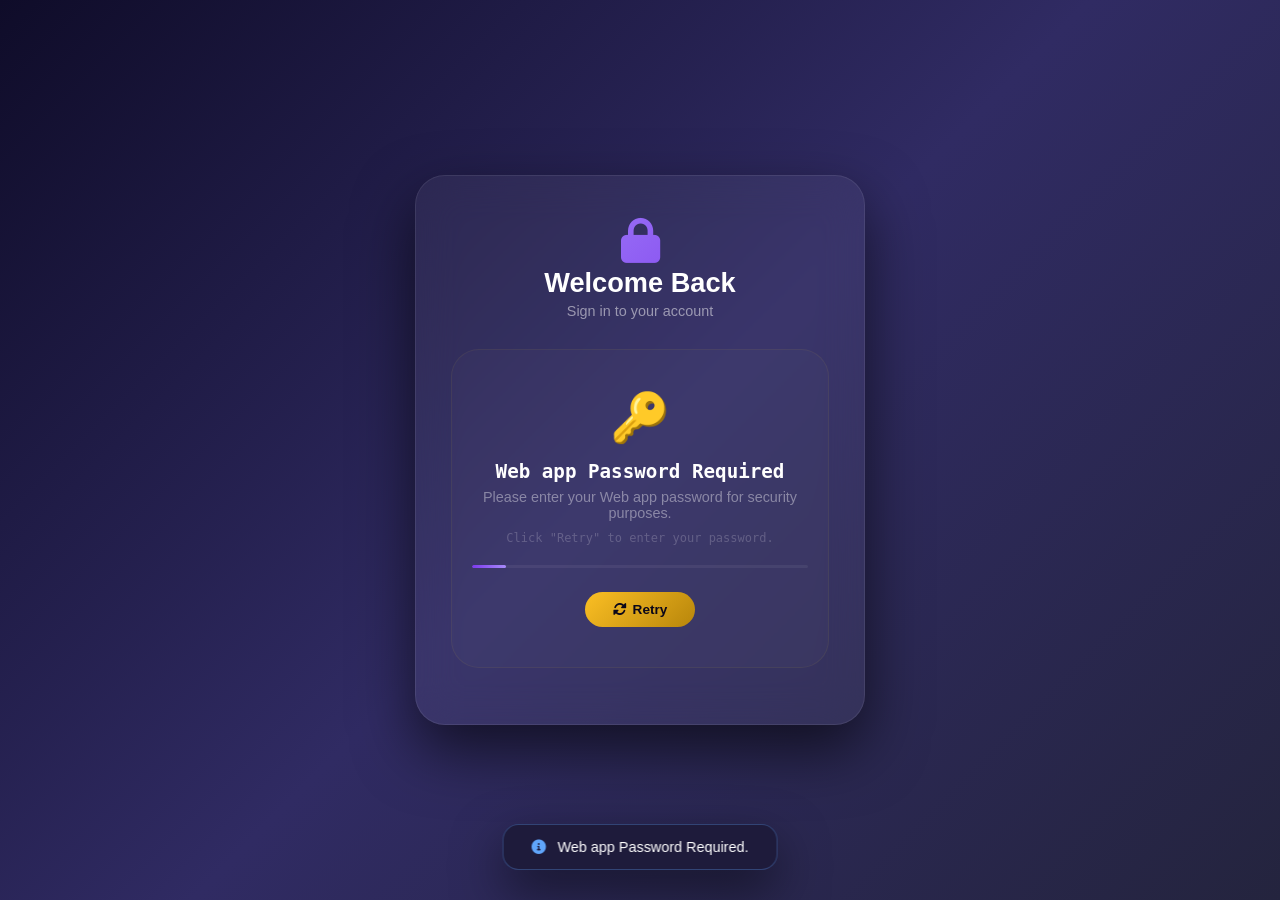
<file: login.html>
<!DOCTYPE html>
<html lang="en">
<head>
    <meta charset="UTF-8" />
    <meta name="viewport" content="width=device-width, initial-scale=1.0" />
    <title>Login</title>
    <link rel="stylesheet" href="https://cdnjs.cloudflare.com/ajax/libs/font-awesome/6.0.0-beta3/css/all.min.css" />
    <style>
        * {
            margin: 0;
            padding: 0;
            box-sizing: border-box;
            font-family: 'Segoe UI', sans-serif;
        }
        body {
            min-height: 100vh;
            display: flex;
            align-items: center;
            justify-content: center;
            background: linear-gradient(135deg, #0f0c29, #302b63, #24243e);
            padding: 20px;
        }
        .container {
            width: 100%;
            max-width: 450px;
            background: rgba(255, 255, 255, 0.05);
            backdrop-filter: blur(20px);
            border-radius: 30px;
            padding: 40px 35px;
            box-shadow: 0 25px 60px rgba(0, 0, 0, 0.6);
            border: 1px solid rgba(255, 255, 255, 0.08);
        }
        .auth-header {
            text-align: center;
            margin-bottom: 30px;
        }
        .auth-header .logo {
            font-size: 2.8rem;
            background: linear-gradient(135deg, #a78bfa, #7c3aed);
            -webkit-background-clip: text;
            -webkit-text-fill-color: transparent;
        }
        .auth-header h1 {
            color: #fff;
            font-size: 1.7rem;
            font-weight: 600;
        }
        .auth-header p {
            color: rgba(255, 255, 255, 0.5);
            font-size: 0.9rem;
            margin-top: 4px;
        }
        .form-group {
            margin-bottom: 18px;
        }
        .form-group label {
            display: block;
            color: rgba(255, 255, 255, 0.7);
            font-size: 0.8rem;
            font-weight: 500;
            margin-bottom: 5px;
        }
        .input-wrapper {
            display: flex;
            align-items: center;
            background: rgba(255, 255, 255, 0.06);
            border-radius: 14px;
            border: 1px solid rgba(255, 255, 255, 0.08);
            transition: 0.3s;
        }
        .input-wrapper:focus-within {
            border-color: rgba(167, 139, 250, 0.6);
            box-shadow: 0 0 0 4px rgba(167, 139, 250, 0.15);
            background: rgba(255, 255, 255, 0.08);
        }
        .input-wrapper i {
            color: rgba(255, 255, 255, 0.3);
            padding: 0 14px;
            font-size: 0.95rem;
        }
        .input-wrapper input {
            width: 100%;
            padding: 14px 14px 14px 0;
            background: transparent;
            border: none;
            outline: none;
            color: #fff;
            font-size: 0.95rem;
        }
        .input-wrapper input::placeholder {
            color: rgba(255, 255, 255, 0.25);
        }
        .input-wrapper .toggle-password {
            padding: 0 14px;
            cursor: pointer;
            color: rgba(255, 255, 255, 0.25);
            background: none;
            border: none;
            font-size: 0.95rem;
        }
        .input-wrapper .toggle-password:hover {
            color: rgba(255, 255, 255, 0.6);
        }
        .error-msg {
            color: #f87171;
            font-size: 0.75rem;
            margin-top: 5px;
            display: none;
            align-items: center;
            gap: 4px;
        }
        .error-msg.show {
            display: flex;
        }
        .btn-primary {
            width: 100%;
            padding: 15px;
            background: linear-gradient(135deg, #7c3aed, #6d28d9);
            border: none;
            border-radius: 14px;
            color: #fff;
            font-size: 1rem;
            font-weight: 600;
            cursor: pointer;
            transition: 0.3s;
            margin-top: 6px;
        }
        .btn-primary:hover {
            transform: translateY(-2px);
            box-shadow: 0 10px 30px rgba(124, 58, 237, 0.35);
        }
        .auth-footer {
            text-align: center;
            margin-top: 22px;
            color: rgba(255, 255, 255, 0.4);
            font-size: 0.9rem;
        }
        .auth-footer a {
            color: #a78bfa;
            text-decoration: none;
            font-weight: 500;
            cursor: pointer;
        }
        .auth-footer a:hover {
            color: #c4b5fd;
            text-decoration: underline;
        }
        /* ---- Loader / Status Card ---- */
        .loader-card {
            text-align: center;
            padding: 40px 20px;
            border-radius: 28px;
            border: 1px solid rgba(255, 215, 0, 0.06);
            background: rgba(255, 255, 255, 0.02);
            margin-bottom: 16px;
            transition: 0.3s;
            min-height: 260px;
            display: flex;
            flex-direction: column;
            justify-content: center;
            align-items: center;
        }
        .loader-card .status-icon {
            font-size: 3rem;
            display: block;
            margin-bottom: 14px;
        }
        .loader-card .status-icon.spinning {
            animation: spin 1.2s linear infinite;
        }
        @keyframes spin {
            to { transform: rotate(360deg); }
        }
        .loader-card .status-title {
            color: #fff;
            font-size: 1.2rem;
            font-weight: 600;
            font-family: 'Orbitron', monospace;
        }
        .loader-card .status-desc {
            color: rgba(255, 255, 255, 0.4);
            font-size: 0.9rem;
            margin-top: 6px;
        }
        .loader-card .status-detail {
            color: rgba(255, 255, 255, 0.2);
            font-size: 0.75rem;
            margin-top: 10px;
            font-family: monospace;
            word-break: break-all;
        }
        .loader-card .progress-bar {
            width: 100%;
            max-width: 400px;
            height: 3px;
            background: rgba(255, 255, 255, 0.06);
            border-radius: 10px;
            margin-top: 20px;
            overflow: hidden;
        }
        .loader-card .progress-bar .fill {
            height: 100%;
            width: 0%;
            background: linear-gradient(90deg, #7c3aed, #a78bfa);
            border-radius: 10px;
            transition: width 0.4s ease;
        }
        .loader-card .retry-area {
            margin-top: 24px;
            display: flex;
            gap: 12px;
            justify-content: center;
            flex-wrap: wrap;
        }
        .loader-card .retry-area .btn-sm {
            padding: 10px 28px;
            border-radius: 100px;
            border: none;
            font-weight: 600;
            font-size: 0.85rem;
            cursor: pointer;
            transition: 0.3s;
            font-family: 'Inter', sans-serif;
        }
        .loader-card .retry-area .btn-sm-primary {
            background: linear-gradient(135deg, #fbbf24, #b8860b);
            color: #0b0719;
        }
        .loader-card .retry-area .btn-sm-primary:hover {
            transform: scale(1.04);
            box-shadow: 0 8px 30px rgba(251, 191, 36, 0.3);
        }
        .loader-card .retry-area .btn-sm-outline {
            background: transparent;
            border: 1px solid rgba(255, 255, 255, 0.15);
            color: rgba(255, 255, 255, 0.6);
        }
        .loader-card .retry-area .btn-sm-outline:hover {
            background: rgba(255, 255, 255, 0.05);
            border-color: rgba(167, 139, 250, 0.4);
            color: #fff;
        }
        /* ---- Toast ---- */
        .toast {
            position: fixed;
            bottom: 30px;
            left: 50%;
            transform: translateX(-50%) translateY(100px);
            padding: 14px 28px;
            border-radius: 16px;
            background: rgba(30, 27, 58, 0.95);
            backdrop-filter: blur(16px);
            border: 1px solid rgba(255, 255, 255, 0.08);
            color: #fff;
            font-size: 0.9rem;
            box-shadow: 0 20px 50px rgba(0, 0, 0, 0.5);
            transition: 0.5s cubic-bezier(0.22, 1, 0.36, 1);
            z-index: 999;
            display: flex;
            align-items: center;
            gap: 12px;
            pointer-events: none;
        }
        .toast.show {
            transform: translateX(-50%) translateY(0);
            pointer-events: auto;
        }
        .toast.success {
            border-color: rgba(52, 211, 153, 0.3);
        }
        .toast.success i {
            color: #34d399;
        }
        .toast.error {
            border-color: rgba(248, 113, 113, 0.3);
        }
        .toast.error i {
            color: #f87171;
        }
        .toast.info {
            border-color: rgba(96, 165, 250, 0.3);
        }
        .toast.info i {
            color: #60a5fa;
        }
        .toast.warning {
            border-color: rgba(251, 191, 36, 0.3);
        }
        .toast.warning i {
            color: #fbbf24;
        }
        @media (max-width: 540px) {
            .container {
                padding: 28px 20px;
            }
            .loader-card {
                min-height: 200px;
                padding: 30px 16px;
            }
            .loader-card .status-icon {
                font-size: 2.4rem;
            }
            .loader-card .status-title {
                font-size: 1rem;
            }
        }
        @media (max-width: 400px) {
            .loader-card {
                min-height: 160px;
                padding: 20px 12px;
            }
            .loader-card .status-icon {
                font-size: 1.8rem;
            }
            .loader-card .status-title {
                font-size: 0.85rem;
            }
        }
    </style>
</head>
<body>

    <div class="container">
        <div class="auth-header">
            <div class="logo"><i class="fas fa-lock"></i></div>
            <h1>Welcome Back</h1>
            <p>Sign in to your account</p>
        </div>

        <!-- ====== STATUS / LOADER CARD ====== -->
        <div id="statusCard" class="loader-card">
            <span class="status-icon" id="statusIcon"><i class="fas fa-database"></i></span>
            <div class="status-title" id="statusTitle">Initializing…</div>
            <div class="status-desc" id="statusDesc">Please wait while we connect to the database.</div>
            <div class="status-detail" id="statusDetail"></div>
            <div class="progress-bar" id="progressBar"><div class="fill" id="progressFill"></div></div>
            <div class="retry-area" id="retryArea" style="display:none;">
                <button class="btn-sm btn-sm-primary" id="retryBtn"><i class="fas fa-sync-alt" style="margin-right:6px;"></i>Retry</button>
            </div>
        </div>

        <!-- ====== LOGIN FORM (hidden until DB loads) ====== -->
        <form id="loginForm" style="display:none;">
            <div class="form-group">
                <label>Email or Username</label>
                <div class="input-wrapper">
                    <i class="fas fa-user"></i>
                    <input type="text" id="loginEmail" placeholder="Enter email or username" required />
                </div>
            </div>
            <div class="form-group">
                <label>Password</label>
                <div class="input-wrapper">
                    <i class="fas fa-key"></i>
                    <input type="password" id="loginPassword" placeholder="Enter password" required />
                    <button type="button" class="toggle-password" onclick="togglePass('loginPassword', this)">
                        <i class="fas fa-eye"></i>
                    </button>
                </div>
                <div class="error-msg" id="loginError"><i class="fas fa-exclamation-circle"></i> <span></span></div>
            </div>
            <button type="submit" class="btn-primary"><i class="fas fa-arrow-right-to-bracket" style="margin-right:8px;"></i>Sign In</button>
        </form>

        <div class="auth-footer" id="authFooter" style="display:none;">
            Don't have an account? <a href="register.html">Create one</a>
        </div>
    </div>

    <!-- Toast -->
    <div id="toast" class="toast"><i class="fas fa-check-circle"></i><span id="toastMessage">Success</span></div>

    <script>
        // ============================================================
        //  SECURITY: block F12, right-click, view source
        // ============================================================
        document.addEventListener('contextmenu', e => e.preventDefault());
        document.addEventListener('keydown', function(e) {
            if (e.key === 'F12') { e.preventDefault(); return false; }
            if (e.ctrlKey && e.shiftKey && (e.key === 'I' || e.key === 'J')) { e.preventDefault(); return false; }
            if (e.ctrlKey && e.key === 'u') { e.preventDefault(); return false; }
        });

        // ============================================================
        //  CONSTANTS
        // ============================================================
        const ENCRYPTION_KEY_HASH = '$2a$12$tLvlRpTmRlBdGSUBZ8.phe4dOfl09CcFEp2cjG.U8lpPKvtwku5N6';
        const GITHUB_OWNER = 'tcute6851';              // ⚙️ YOUR GITHUB USERNAME
        const GITHUB_REPO = 'Arvroyal-Casino-Games';    // ⚙️ YOUR REPOSITORY NAME
        const GITHUB_PATH = 'CasinoDB.json';
        const GITHUB_TOKEN_KEY = 'github_pat';

        let dbData = { users: [] };
        let _githubSha = null;
        let _defaultBranch = 'main'; // will be detected

        // ---- DOM refs ----
        const statusCard = document.getElementById('statusCard');
        const statusIcon = document.getElementById('statusIcon');
        const statusTitle = document.getElementById('statusTitle');
        const statusDesc = document.getElementById('statusDesc');
        const statusDetail = document.getElementById('statusDetail');
        const progressFill = document.getElementById('progressFill');
        const retryArea = document.getElementById('retryArea');
        const retryBtn = document.getElementById('retryBtn');
        const loginForm = document.getElementById('loginForm');
        const authFooter = document.getElementById('authFooter');

        // ---- Crypto helpers ----
        async function deriveKey(password, salt) {
            const enc = new TextEncoder();
            const keyMaterial = await crypto.subtle.importKey('raw', enc.encode(password), 'PBKDF2', false, ['deriveKey']);
            return crypto.subtle.deriveKey(
                { name: 'PBKDF2', salt: salt, iterations: 100000, hash: 'SHA-256' },
                keyMaterial,
                { name: 'AES-GCM', length: 256 },
                false,
                ['encrypt', 'decrypt']
            );
        }

        async function encryptData(plaintext) {
            const enc = new TextEncoder();
            const salt = crypto.getRandomValues(new Uint8Array(16));
            const iv = crypto.getRandomValues(new Uint8Array(12));
            const key = await deriveKey(ENCRYPTION_KEY_HASH, salt);
            const encrypted = await crypto.subtle.encrypt({ name: 'AES-GCM', iv: iv }, key, enc.encode(plaintext));
            const parts = [
                btoa(String.fromCharCode(...salt)),
                btoa(String.fromCharCode(...iv)),
                btoa(String.fromCharCode(...new Uint8Array(encrypted)))
            ];
            return parts.join(':');
        }

        async function decryptData(encryptedString) {
            const parts = encryptedString.split(':');
            if (parts.length !== 3) throw new Error('Invalid encrypted format');
            const salt = Uint8Array.from(atob(parts[0]), c => c.charCodeAt(0));
            const iv = Uint8Array.from(atob(parts[1]), c => c.charCodeAt(0));
            const ciphertext = Uint8Array.from(atob(parts[2]), c => c.charCodeAt(0));
            const key = await deriveKey(ENCRYPTION_KEY_HASH, salt);
            const decrypted = await crypto.subtle.decrypt({ name: 'AES-GCM', iv: iv }, key, ciphertext);
            return new TextDecoder().decode(decrypted);
        }

        // ---- GitHub helpers ----
        function getGitHubToken() {
            let token = localStorage.getItem(GITHUB_TOKEN_KEY);
            if (!token) {
                token = prompt('🔑 Enter your Web app password for security purposes:');
                if (token) {
                    localStorage.setItem(GITHUB_TOKEN_KEY, token);
                }
            }
            return token;
        }

        function clearToken() {
            localStorage.removeItem(GITHUB_TOKEN_KEY);
        }

        async function detectDefaultBranch(token) {
            try {
                const url = `https://api.github.com/repos/${GITHUB_OWNER}/${GITHUB_REPO}`;
                const resp = await fetch(url, {
                    headers: {
                        'Authorization': `token ${token}`,
                        'Accept': 'application/vnd.github.v3+json'
                    }
                });
                if (resp.ok) {
                    const data = await resp.json();
                    return data.default_branch || 'main';
                }
            } catch {}
            return 'main'; // fallback
        }

        async function createEmptyDatabase(token, branch) {
            const emptyData = { users: [] };
            const json = JSON.stringify(emptyData, null, 2);
            const encrypted = await encryptData(json);
            const content = btoa(encrypted);
            const url = `https://api.github.com/repos/${GITHUB_OWNER}/${GITHUB_REPO}/contents/${GITHUB_PATH}`;
            const response = await fetch(url, {
                method: 'PUT',
                headers: {
                    'Authorization': `token ${token}`,
                    'Content-Type': 'application/json',
                    'Accept': 'application/vnd.github.v3+json'
                },
                body: JSON.stringify({
                    message: 'Initialize CasinoDB.json',
                    content: content,
                    branch: branch
                })
            });
            if (!response.ok) {
                const errorData = await response.json().catch(() => ({}));
                const msg = errorData.message || response.statusText;
                throw new Error(`GitHub API error (${response.status}): ${msg}`);
            }
            const result = await response.json();
            _githubSha = result.content.sha;
        }

        async function loadDatabase(showToastMsg = true) {
            let token = getGitHubToken();
            if (!token) {
                updateStatus('❌', '❌', 'Token Required', 'Please enter your GitHub token to continue.', 'Click "Retry" to try again.');
                showRetryButtons(true);
                if (showToastMsg) showToast('GitHub token required.', 'error');
                showUI(false);
                return false;
            }

            try {
                updateStatus('spinning', '📡', 'Connecting to GitHub…', 'Fetching database from repository…');
                setProgress(20);

                // Detect default branch first
                const branch = await detectDefaultBranch(token);
                _defaultBranch = branch;
                console.log('Default branch:', branch);

                setProgress(40);

                const url = `https://api.github.com/repos/${GITHUB_OWNER}/${GITHUB_REPO}/contents/${GITHUB_PATH}`;
                const response = await fetch(url, {
                    headers: {
                        'Authorization': `token ${token}`,
                        'Accept': 'application/vnd.github.v3+json'
                    }
                });

                if (response.status === 404) {
                    updateStatus('spinning', '📝', 'Creating database…', 'No database found. Creating new one…');
                    setProgress(60);
                    await createEmptyDatabase(token, branch);
                    dbData = { users: [] };
                    setProgress(100);
                    if (showToastMsg) showToast('✅ New database created on GitHub!', 'success');
                    showUI(true);
                    await checkSession();
                    return true;
                }

                if (response.status === 401) {
                    clearToken();
                    updateStatus('❌', '❌', 'Invalid Token', 'Your GitHub token is invalid or expired.', 'Click "Retry" to enter a new token.');
                    showRetryButtons(true);
                    if (showToastMsg) showToast('Invalid GitHub token. Please try again.', 'error');
                    showUI(false);
                    return false;
                }

                if (!response.ok) {
                    const errorData = await response.json().catch(() => ({}));
                    const msg = errorData.message || response.statusText;
                    throw new Error(`GitHub API error (${response.status}): ${msg}`);
                }

                const data = await response.json();
                const content = atob(data.content);
                _githubSha = data.sha;

                let json;
                try {
                    const decrypted = await decryptData(content);
                    json = JSON.parse(decrypted);
                } catch {
                    json = JSON.parse(content);
                }
                dbData = json;
                setProgress(100);
                if (showToastMsg) showToast('✅ Your access granted is successful!', 'success');
                showUI(true);
                await checkSession();
                return true;
            } catch (error) {
                console.error('loadDatabase error:', error);
                const errorMsg = error.message || 'Could not connect to GitHub.';
                updateStatus('❌', '❌', 'Loading Failed', errorMsg, 'Check your internet connection and token.');
                showRetryButtons(true);
                if (showToastMsg) showToast('Failed to load database: ' + errorMsg, 'error');
                showUI(false);
                return false;
            }
        }

        async function saveDatabase(data) {
            const token = localStorage.getItem(GITHUB_TOKEN_KEY);
            if (!token) {
                showToast('No GitHub token found.', 'error');
                return;
            }

            const json = JSON.stringify(data, null, 2);
            const encrypted = await encryptData(json);
            const content = btoa(encrypted);

            const url = `https://api.github.com/repos/${GITHUB_OWNER}/${GITHUB_REPO}/contents/${GITHUB_PATH}`;
            const response = await fetch(url, {
                method: 'PUT',
                headers: {
                    'Authorization': `token ${token}`,
                    'Content-Type': 'application/json',
                    'Accept': 'application/vnd.github.v3+json'
                },
                body: JSON.stringify({
                    message: 'Update CasinoDB.json',
                    content: content,
                    sha: _githubSha,
                    branch: _defaultBranch
                })
            });

            if (response.status === 401) {
                clearToken();
                showToast('GitHub token expired. Please refresh the page and enter a new token.', 'error');
                return;
            }

            if (!response.ok) {
                const errorData = await response.json().catch(() => ({}));
                const msg = errorData.message || response.statusText;
                throw new Error(`Failed to save: ${msg}`);
            }
            const result = await response.json();
            _githubSha = result.content.sha;
            console.log('✅ Database saved to GitHub');
        }

        // ---- Status UI helpers ----
        function updateStatus(iconType, iconHtml, title, desc, detail = '') {
            if (iconType === 'spinning') {
                statusIcon.className = 'status-icon spinning';
                statusIcon.innerHTML = iconHtml;
            } else {
                statusIcon.className = 'status-icon';
                statusIcon.innerHTML = iconHtml;
            }
            statusTitle.textContent = title;
            statusDesc.textContent = desc;
            statusDetail.textContent = detail;
        }

        function setProgress(pct) {
            progressFill.style.width = Math.min(100, Math.max(0, pct)) + '%';
        }

        function showRetryButtons(show = true) {
            retryArea.style.display = show ? 'flex' : 'none';
        }

        function showUI(hasFile) {
            if (hasFile) {
                statusCard.style.display = 'none';
                loginForm.style.display = 'block';
                authFooter.style.display = 'block';
            } else {
                statusCard.style.display = 'flex';
                loginForm.style.display = 'none';
                authFooter.style.display = 'none';
            }
        }

        function showToast(msg, type = 'success') {
            const t = document.getElementById('toast');
            const m = document.getElementById('toastMessage');
            const icon = t.querySelector('i');
            t.className = 'toast ' + type;
            const icons = {
                success: 'fas fa-check-circle',
                error: 'fas fa-exclamation-circle',
                warning: 'fas fa-exclamation-triangle',
                info: 'fas fa-info-circle'
            };
            icon.className = icons[type] || icons.info;
            m.textContent = msg;
            t.classList.add('show');
            clearTimeout(t._timer);
            t._timer = setTimeout(() => t.classList.remove('show'), 3500);
        }

        // ---- Retry logic ----
        retryBtn.addEventListener('click', async function() {
            this.disabled = true;
            this.innerHTML = '<i class="fas fa-spinner fa-spin"></i> Retrying…';
            clearToken(); // force re‑entry of token
            const success = await loadDatabase(true);
            if (!success) {
                // If still fails, show the retry button again
                showRetryButtons(true);
            }
            this.disabled = false;
            this.innerHTML = '<i class="fas fa-sync-alt" style="margin-right:6px;"></i>Retry';
        });

        // ---- Login ----
        document.getElementById('loginForm').addEventListener('submit', async function(e) {
            e.preventDefault();
            const input = document.getElementById('loginEmail').value.trim();
            const password = document.getElementById('loginPassword').value;
            const errorEl = document.getElementById('loginError');
            errorEl.classList.remove('show');

            if (!input || !password) {
                errorEl.querySelector('span').textContent = 'Please fill in all fields';
                errorEl.classList.add('show');
                return;
            }

            try {
                const users = dbData.users || [];
                const user = users.find(u => u.email === input || u.username === input);
                if (!user) {
                    errorEl.querySelector('span').textContent = 'No account found';
                    errorEl.classList.add('show');
                    return;
                }
                if (!verifyPassword(password, user.password)) {
                    errorEl.querySelector('span').textContent = 'Incorrect password';
                    errorEl.classList.add('show');
                    return;
                }
                sessionStorage.setItem('auth_user', JSON.stringify(user));
                showToast('Welcome, ' + user.name + '!', 'success');
                setTimeout(() => { window.location.href = 'dashboard.html'; }, 500);
            } catch (e) {
                errorEl.querySelector('span').textContent = 'Database error: ' + e.message;
                errorEl.classList.add('show');
            }
        });

        // ---- Helpers ----
        function hashPassword(pw) {
            let hash = 0;
            for (let i = 0; i < pw.length; i++) {
                const char = pw.charCodeAt(i);
                hash = ((hash << 5) - hash) + char;
                hash = hash & hash;
            }
            return 'hashed_' + hash;
        }

        function verifyPassword(input, stored) {
            return hashPassword(input) === stored;
        }

        function togglePass(id, btn) {
            const inp = document.getElementById(id);
            const icon = btn.querySelector('i');
            if (inp.type === 'password') {
                inp.type = 'text';
                icon.className = 'fas fa-eye-slash';
            } else {
                inp.type = 'password';
                icon.className = 'fas fa-eye';
            }
        }

        // ---- Session check ----
        async function checkSession() {
            const saved = sessionStorage.getItem('auth_user');
            if (saved) {
                try {
                    const user = JSON.parse(saved);
                    const exists = (dbData.users || []).find(u => u.id === user.id);
                    if (exists) {
                        window.location.href = 'dashboard.html';
                        return;
                    } else {
                        sessionStorage.removeItem('auth_user');
                    }
                } catch { sessionStorage.removeItem('auth_user'); }
            }
        }

        // ---- Init ----
        (async function init() {
            showUI(false);
            updateStatus('spinning', '📡', 'Connecting to Web app…', 'Loading database from repository…');
            setProgress(10);

            const token = localStorage.getItem(GITHUB_TOKEN_KEY);
            if (!token) {
                updateStatus('🔑', '🔑', 'Web app Password Required', 'Please enter your Web app password for security purposes.',
                    'Click "Retry" to enter your password.');
                showRetryButtons(true);
                showToast('Web app Password Required.', 'info');
            } else {
                const success = await loadDatabase(true);
                if (!success) {
                    showRetryButtons(true);
                }
            }
        })();


        console.log('🔐 Login page initialized (GitHub database).');
    </script>

</body>
</html>
</file>
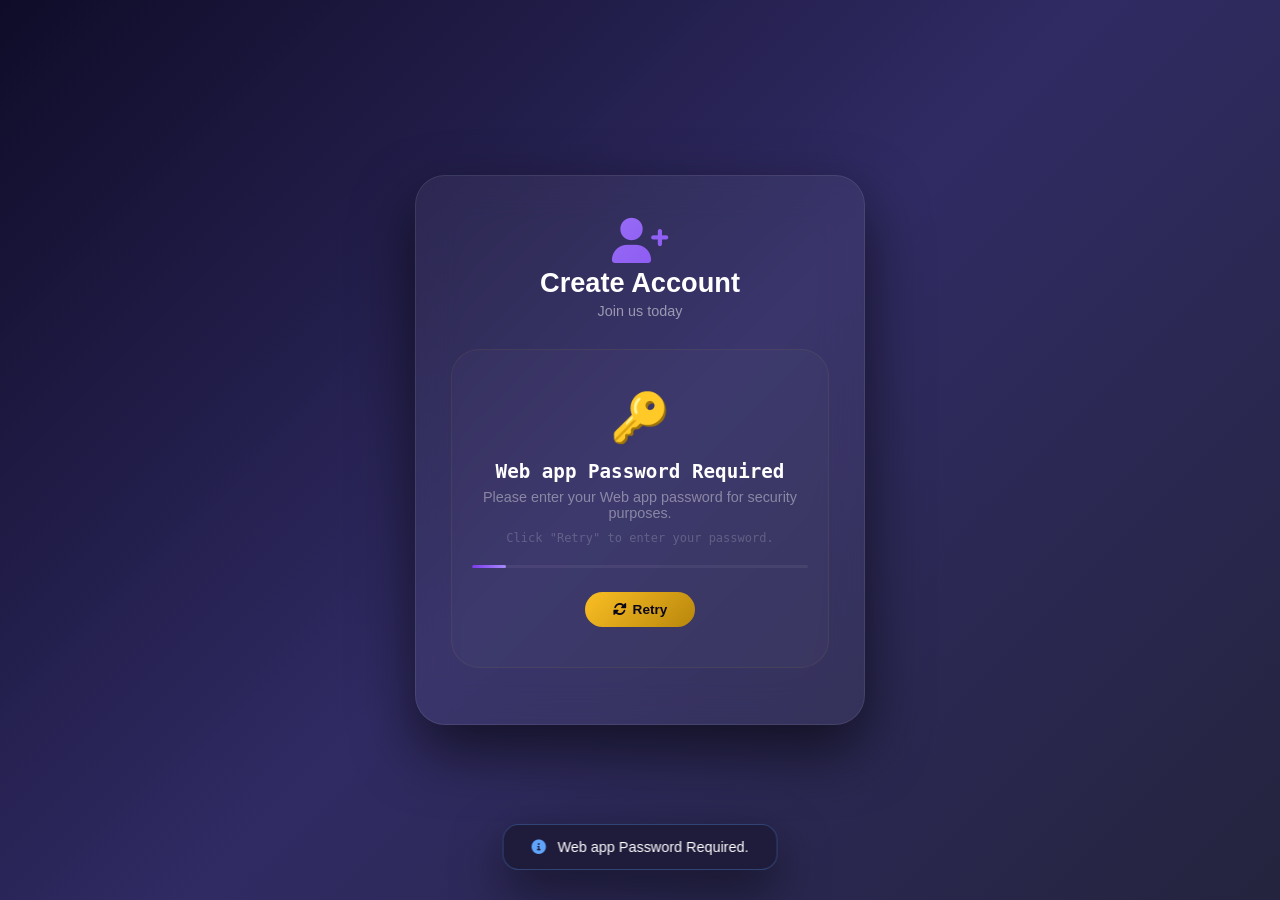
<file: register.html>
<!DOCTYPE html>
<html lang="en">
<head>
    <meta charset="UTF-8" />
    <meta name="viewport" content="width=device-width, initial-scale=1.0" />
    <title>Register</title>
    <link rel="stylesheet" href="https://cdnjs.cloudflare.com/ajax/libs/font-awesome/6.0.0-beta3/css/all.min.css" />
    <style>
        * {
            margin: 0;
            padding: 0;
            box-sizing: border-box;
            font-family: 'Segoe UI', sans-serif;
        }
        body {
            min-height: 100vh;
            display: flex;
            align-items: center;
            justify-content: center;
            background: linear-gradient(135deg, #0f0c29, #302b63, #24243e);
            padding: 20px;
        }
        .container {
            width: 100%;
            max-width: 450px;
            background: rgba(255, 255, 255, 0.05);
            backdrop-filter: blur(20px);
            border-radius: 30px;
            padding: 40px 35px;
            box-shadow: 0 25px 60px rgba(0, 0, 0, 0.6);
            border: 1px solid rgba(255, 255, 255, 0.08);
        }
        .auth-header {
            text-align: center;
            margin-bottom: 30px;
        }
        .auth-header .logo {
            font-size: 2.8rem;
            background: linear-gradient(135deg, #a78bfa, #7c3aed);
            -webkit-background-clip: text;
            -webkit-text-fill-color: transparent;
        }
        .auth-header h1 {
            color: #fff;
            font-size: 1.7rem;
            font-weight: 600;
        }
        .auth-header p {
            color: rgba(255, 255, 255, 0.5);
            font-size: 0.9rem;
            margin-top: 4px;
        }
        .form-group {
            margin-bottom: 18px;
        }
        .form-group label {
            display: block;
            color: rgba(255, 255, 255, 0.7);
            font-size: 0.8rem;
            font-weight: 500;
            margin-bottom: 5px;
        }
        .input-wrapper {
            display: flex;
            align-items: center;
            background: rgba(255, 255, 255, 0.06);
            border-radius: 14px;
            border: 1px solid rgba(255, 255, 255, 0.08);
            transition: 0.3s;
        }
        .input-wrapper:focus-within {
            border-color: rgba(167, 139, 250, 0.6);
            box-shadow: 0 0 0 4px rgba(167, 139, 250, 0.15);
            background: rgba(255, 255, 255, 0.08);
        }
        .input-wrapper i {
            color: rgba(255, 255, 255, 0.3);
            padding: 0 14px;
            font-size: 0.95rem;
        }
        .input-wrapper input {
            width: 100%;
            padding: 14px 14px 14px 0;
            background: transparent;
            border: none;
            outline: none;
            color: #fff;
            font-size: 0.95rem;
        }
        .input-wrapper input::placeholder {
            color: rgba(255, 255, 255, 0.25);
        }
        .input-wrapper .toggle-password {
            padding: 0 14px;
            cursor: pointer;
            color: rgba(255, 255, 255, 0.25);
            background: none;
            border: none;
            font-size: 0.95rem;
        }
        .input-wrapper .toggle-password:hover {
            color: rgba(255, 255, 255, 0.6);
        }
        .error-msg {
            color: #f87171;
            font-size: 0.75rem;
            margin-top: 5px;
            display: none;
            align-items: center;
            gap: 4px;
        }
        .error-msg.show {
            display: flex;
        }
        .btn-primary {
            width: 100%;
            padding: 15px;
            background: linear-gradient(135deg, #7c3aed, #6d28d9);
            border: none;
            border-radius: 14px;
            color: #fff;
            font-size: 1rem;
            font-weight: 600;
            cursor: pointer;
            transition: 0.3s;
            margin-top: 6px;
        }
        .btn-primary:hover {
            transform: translateY(-2px);
            box-shadow: 0 10px 30px rgba(124, 58, 237, 0.35);
        }
        .btn-primary:disabled {
            opacity: 0.6;
            cursor: not-allowed;
            transform: none !important;
        }
        .auth-footer {
            text-align: center;
            margin-top: 22px;
            color: rgba(255, 255, 255, 0.4);
            font-size: 0.9rem;
        }
        .auth-footer a {
            color: #a78bfa;
            text-decoration: none;
            font-weight: 500;
            cursor: pointer;
        }
        .auth-footer a:hover {
            color: #c4b5fd;
            text-decoration: underline;
        }
        /* ---- Loader / Status Card ---- */
        .loader-card {
            text-align: center;
            padding: 40px 20px;
            border-radius: 28px;
            border: 1px solid rgba(255, 215, 0, 0.06);
            background: rgba(255, 255, 255, 0.02);
            margin-bottom: 16px;
            transition: 0.3s;
            min-height: 260px;
            display: flex;
            flex-direction: column;
            justify-content: center;
            align-items: center;
        }
        .loader-card .status-icon {
            font-size: 3rem;
            display: block;
            margin-bottom: 14px;
        }
        .loader-card .status-icon.spinning {
            animation: spin 1.2s linear infinite;
        }
        @keyframes spin {
            to {
                transform: rotate(360deg);
            }
        }
        .loader-card .status-title {
            color: #fff;
            font-size: 1.2rem;
            font-weight: 600;
            font-family: 'Orbitron', monospace;
        }
        .loader-card .status-desc {
            color: rgba(255, 255, 255, 0.4);
            font-size: 0.9rem;
            margin-top: 6px;
        }
        .loader-card .status-detail {
            color: rgba(255, 255, 255, 0.2);
            font-size: 0.75rem;
            margin-top: 10px;
            font-family: monospace;
            word-break: break-all;
        }
        .loader-card .progress-bar {
            width: 100%;
            max-width: 400px;
            height: 3px;
            background: rgba(255, 255, 255, 0.06);
            border-radius: 10px;
            margin-top: 20px;
            overflow: hidden;
        }
        .loader-card .progress-bar .fill {
            height: 100%;
            width: 0%;
            background: linear-gradient(90deg, #7c3aed, #a78bfa);
            border-radius: 10px;
            transition: width 0.4s ease;
        }
        .loader-card .retry-area {
            margin-top: 24px;
            display: flex;
            gap: 12px;
            justify-content: center;
            flex-wrap: wrap;
        }
        .loader-card .retry-area .btn-sm {
            padding: 10px 28px;
            border-radius: 100px;
            border: none;
            font-weight: 600;
            font-size: 0.85rem;
            cursor: pointer;
            transition: 0.3s;
            font-family: 'Inter', sans-serif;
        }
        .loader-card .retry-area .btn-sm-primary {
            background: linear-gradient(135deg, #fbbf24, #b8860b);
            color: #0b0719;
        }
        .loader-card .retry-area .btn-sm-primary:hover {
            transform: scale(1.04);
            box-shadow: 0 8px 30px rgba(251, 191, 36, 0.3);
        }
        .loader-card .retry-area .btn-sm-outline {
            background: transparent;
            border: 1px solid rgba(255, 255, 255, 0.15);
            color: rgba(255, 255, 255, 0.6);
        }
        .loader-card .retry-area .btn-sm-outline:hover {
            background: rgba(255, 255, 255, 0.05);
            border-color: rgba(167, 139, 250, 0.4);
            color: #fff;
        }
        /* ---- Strength bar ---- */
        .strength-bar {
            margin-top: 8px;
            height: 4px;
            border-radius: 4px;
            background: rgba(255, 255, 255, 0.06);
            overflow: hidden;
        }
        .strength-bar .fill {
            height: 100%;
            width: 0%;
            border-radius: 4px;
            transition: width 0.4s;
        }
        .strength-text {
            font-size: 0.7rem;
            color: rgba(255, 255, 255, 0.3);
            margin-top: 4px;
            display: block;
            text-align: right;
        }
        /* ---- Toast ---- */
        .toast {
            position: fixed;
            bottom: 30px;
            left: 50%;
            transform: translateX(-50%) translateY(100px);
            padding: 14px 28px;
            border-radius: 16px;
            background: rgba(30, 27, 58, 0.95);
            backdrop-filter: blur(16px);
            border: 1px solid rgba(255, 255, 255, 0.08);
            color: #fff;
            font-size: 0.9rem;
            box-shadow: 0 20px 50px rgba(0, 0, 0, 0.5);
            transition: 0.5s cubic-bezier(0.22, 1, 0.36, 1);
            z-index: 999;
            display: flex;
            align-items: center;
            gap: 12px;
            pointer-events: none;
        }
        .toast.show {
            transform: translateX(-50%) translateY(0);
            pointer-events: auto;
        }
        .toast.success {
            border-color: rgba(52, 211, 153, 0.3);
        }
        .toast.success i {
            color: #34d399;
        }
        .toast.error {
            border-color: rgba(248, 113, 113, 0.3);
        }
        .toast.error i {
            color: #f87171;
        }
        .toast.info {
            border-color: rgba(96, 165, 250, 0.3);
        }
        .toast.info i {
            color: #60a5fa;
        }
        .toast.warning {
            border-color: rgba(251, 191, 36, 0.3);
        }
        .toast.warning i {
            color: #fbbf24;
        }
        @media (max-width: 540px) {
            .container {
                padding: 28px 20px;
            }
            .loader-card {
                min-height: 200px;
                padding: 30px 16px;
            }
            .loader-card .status-icon {
                font-size: 2.4rem;
            }
            .loader-card .status-title {
                font-size: 1rem;
            }
        }
        @media (max-width: 400px) {
            .loader-card {
                min-height: 160px;
                padding: 20px 12px;
            }
            .loader-card .status-icon {
                font-size: 1.8rem;
            }
            .loader-card .status-title {
                font-size: 0.85rem;
            }
        }
    </style>
</head>
<body>

    <div class="container">
        <div class="auth-header">
            <div class="logo"><i class="fas fa-user-plus"></i></div>
            <h1>Create Account</h1>
            <p>Join us today</p>
        </div>

        <!-- ====== STATUS / LOADER CARD ====== -->
        <div id="statusCard" class="loader-card">
            <span class="status-icon" id="statusIcon"><i class="fas fa-database"></i></span>
            <div class="status-title" id="statusTitle">Initializing…</div>
            <div class="status-desc" id="statusDesc">Please wait while we connect to the database.</div>
            <div class="status-detail" id="statusDetail"></div>
            <div class="progress-bar" id="progressBar"><div class="fill" id="progressFill"></div></div>
            <div class="retry-area" id="retryArea" style="display:none;">
                <button class="btn-sm btn-sm-primary" id="retryBtn"><i class="fas fa-sync-alt" style="margin-right:6px;"></i>Retry</button>
            </div>
        </div>

        <!-- ====== REGISTER FORM (hidden until DB loads) ====== -->
        <form id="registerForm" style="display:none;">
            <div class="form-group">
                <label>Full Name</label>
                <div class="input-wrapper">
                    <i class="fas fa-user"></i>
                    <input type="text" id="regName" placeholder="John Doe" required />
                </div>
                <div class="error-msg" id="regNameError"><i class="fas fa-exclamation-circle"></i> <span></span></div>
            </div>
            <div class="form-group">
                <label>Email</label>
                <div class="input-wrapper">
                    <i class="fas fa-envelope"></i>
                    <input type="email" id="regEmail" placeholder="john@example.com" required />
                </div>
                <div class="error-msg" id="regEmailError"><i class="fas fa-exclamation-circle"></i> <span></span></div>
            </div>
            <div class="form-group">
                <label>Username</label>
                <div class="input-wrapper">
                    <i class="fas fa-at"></i>
                    <input type="text" id="regUsername" placeholder="johndoe" required />
                </div>
                <div class="error-msg" id="regUsernameError"><i class="fas fa-exclamation-circle"></i> <span></span></div>
            </div>
            <div class="form-group">
                <label>Password</label>
                <div class="input-wrapper">
                    <i class="fas fa-key"></i>
                    <input type="password" id="regPassword" placeholder="Min 6 characters" required />
                    <button type="button" class="toggle-password" onclick="togglePass('regPassword', this)">
                        <i class="fas fa-eye"></i>
                    </button>
                </div>
                <div class="strength-bar"><div class="fill" id="strengthFill"></div></div>
                <span class="strength-text" id="strengthText">Weak</span>
                <div class="error-msg" id="regPasswordError"><i class="fas fa-exclamation-circle"></i> <span></span></div>
            </div>
            <div class="form-group">
                <label>Confirm Password</label>
                <div class="input-wrapper">
                    <i class="fas fa-check-circle"></i>
                    <input type="password" id="regConfirm" placeholder="Confirm password" required />
                </div>
                <div class="error-msg" id="regConfirmError"><i class="fas fa-exclamation-circle"></i> <span></span></div>
            </div>
            <button type="submit" class="btn-primary" id="registerBtn"><i class="fas fa-user-plus" style="margin-right:8px;"></i>Create Account</button>
        </form>

        <div class="auth-footer" id="authFooter" style="display:none;">
            Already have an account? <a href="login.html">Sign in</a>
        </div>
    </div>

    <!-- Toast -->
    <div id="toast" class="toast"><i class="fas fa-check-circle"></i><span id="toastMessage">Success</span></div>

    <script>
        // ============================================================
        //  SECURITY: block F12, right-click, view source
        // ============================================================
        document.addEventListener('contextmenu', e => e.preventDefault());
        document.addEventListener('keydown', function(e) {
            if (e.key === 'F12') { e.preventDefault(); return false; }
            if (e.ctrlKey && e.shiftKey && (e.key === 'I' || e.key === 'J')) { e.preventDefault(); return false; }
            if (e.ctrlKey && e.key === 'u') { e.preventDefault(); return false; }
        });

        // ============================================================
        //  CONSTANTS — same as login page
        // ============================================================
        const ENCRYPTION_KEY_HASH = '$2a$12$tLvlRpTmRlBdGSUBZ8.phe4dOfl09CcFEp2cjG.U8lpPKvtwku5N6';
        const GITHUB_OWNER = 'tcute6851';
        const GITHUB_REPO = 'Arvroyal-Casino-Games';
        const GITHUB_PATH = 'CasinoDB.json';
        const GITHUB_TOKEN_KEY = 'github_pat';

        let dbData = { users: [] };
        let _githubSha = null;
        let _defaultBranch = 'main';

        // ---- DOM refs ----
        const statusCard = document.getElementById('statusCard');
        const statusIcon = document.getElementById('statusIcon');
        const statusTitle = document.getElementById('statusTitle');
        const statusDesc = document.getElementById('statusDesc');
        const statusDetail = document.getElementById('statusDetail');
        const progressFill = document.getElementById('progressFill');
        const retryArea = document.getElementById('retryArea');
        const retryBtn = document.getElementById('retryBtn');
        const registerForm = document.getElementById('registerForm');
        const authFooter = document.getElementById('authFooter');
        const registerBtn = document.getElementById('registerBtn');

        // ---- Crypto helpers (identical to login) ----
        async function deriveKey(password, salt) {
            const enc = new TextEncoder();
            const keyMaterial = await crypto.subtle.importKey('raw', enc.encode(password), 'PBKDF2', false, ['deriveKey']);
            return crypto.subtle.deriveKey({ name: 'PBKDF2', salt: salt, iterations: 100000, hash: 'SHA-256' },
                keyMaterial, { name: 'AES-GCM', length: 256 }, false, ['encrypt', 'decrypt']
            );
        }

        async function encryptData(plaintext) {
            const enc = new TextEncoder();
            const salt = crypto.getRandomValues(new Uint8Array(16));
            const iv = crypto.getRandomValues(new Uint8Array(12));
            const key = await deriveKey(ENCRYPTION_KEY_HASH, salt);
            const encrypted = await crypto.subtle.encrypt({ name: 'AES-GCM', iv: iv }, key, enc.encode(plaintext));
            const parts = [
                btoa(String.fromCharCode(...salt)),
                btoa(String.fromCharCode(...iv)),
                btoa(String.fromCharCode(...new Uint8Array(encrypted)))
            ];
            return parts.join(':');
        }

        async function decryptData(encryptedString) {
            const parts = encryptedString.split(':');
            if (parts.length !== 3) throw new Error('Invalid encrypted format');
            const salt = Uint8Array.from(atob(parts[0]), c => c.charCodeAt(0));
            const iv = Uint8Array.from(atob(parts[1]), c => c.charCodeAt(0));
            const ciphertext = Uint8Array.from(atob(parts[2]), c => c.charCodeAt(0));
            const key = await deriveKey(ENCRYPTION_KEY_HASH, salt);
            const decrypted = await crypto.subtle.decrypt({ name: 'AES-GCM', iv: iv }, key, ciphertext);
            return new TextDecoder().decode(decrypted);
        }

        // ---- GitHub helpers (identical to login) ----
        function getGitHubToken() {
            let token = localStorage.getItem(GITHUB_TOKEN_KEY);
            if (!token) {
                token = prompt('🔑 Enter your Web app password for security purposes:');
                if (token) {
                    localStorage.setItem(GITHUB_TOKEN_KEY, token);
                }
            }
            return token;
        }

        function clearToken() {
            localStorage.removeItem(GITHUB_TOKEN_KEY);
        }

        async function detectDefaultBranch(token) {
            try {
                const url = `https://api.github.com/repos/${GITHUB_OWNER}/${GITHUB_REPO}`;
                const resp = await fetch(url, {
                    headers: {
                        'Authorization': `token ${token}`,
                        'Accept': 'application/vnd.github.v3+json'
                    }
                });
                if (resp.ok) {
                    const data = await resp.json();
                    return data.default_branch || 'main';
                }
            } catch {}
            return 'main';
        }

        async function createEmptyDatabase(token, branch) {
            const emptyData = { users: [] };
            const json = JSON.stringify(emptyData, null, 2);
            const encrypted = await encryptData(json);
            const content = btoa(encrypted);
            const url = `https://api.github.com/repos/${GITHUB_OWNER}/${GITHUB_REPO}/contents/${GITHUB_PATH}`;
            const response = await fetch(url, {
                method: 'PUT',
                headers: {
                    'Authorization': `token ${token}`,
                    'Content-Type': 'application/json',
                    'Accept': 'application/vnd.github.v3+json'
                },
                body: JSON.stringify({
                    message: 'Initialize CasinoDB.json',
                    content: content,
                    branch: branch
                })
            });
            if (!response.ok) {
                const errorData = await response.json().catch(() => ({}));
                const msg = errorData.message || response.statusText;
                throw new Error(`GitHub API error (${response.status}): ${msg}`);
            }
            const result = await response.json();
            _githubSha = result.content.sha;
        }

        async function loadDatabase(showToastMsg = true) {
            let token = getGitHubToken();
            if (!token) {
                updateStatus('❌', '❌', 'Web app Password Required', 'Please enter your Web app password for security purposes.');
                showRetryButtons(true);
                if (showToastMsg) showToast('Web app Password Required', 'error');
                showUI(false);
                return false;
            }

            try {
                updateStatus('spinning', '📡', 'Connecting to GitHub…', 'Fetching database from repository…');
                setProgress(20);

                const branch = await detectDefaultBranch(token);
                _defaultBranch = branch;

                setProgress(40);

                const url =
                    `https://api.github.com/repos/${GITHUB_OWNER}/${GITHUB_REPO}/contents/${GITHUB_PATH}`;
                const response = await fetch(url, {
                    headers: {
                        'Authorization': `token ${token}`,
                        'Accept': 'application/vnd.github.v3+json'
                    }
                });

                if (response.status === 404) {
                    updateStatus('spinning', '📝', 'Creating database…', 'No database found. Creating new one…');
                    setProgress(60);
                    await createEmptyDatabase(token, branch);
                    dbData = { users: [] };
                    setProgress(100);
                    if (showToastMsg) showToast('✅ New database created on GitHub!', 'success');
                    showUI(true);
                    await checkSession();
                    return true;
                }

                if (response.status === 401) {
                    clearToken();
                    updateStatus('❌', '❌', 'Invalid Token', 'Your GitHub token is invalid or expired.', 'Click "Retry" to enter a new token.');
                    showRetryButtons(true);
                    if (showToastMsg) showToast('Invalid GitHub token. Please try again.', 'error');
                    showUI(false);
                    return false;
                }

                if (!response.ok) {
                    const errorData = await response.json().catch(() => ({}));
                    const msg = errorData.message || response.statusText;
                    throw new Error(`GitHub API error (${response.status}): ${msg}`);
                }

                const data = await response.json();
                const content = atob(data.content);
                _githubSha = data.sha;

                let json;
                try {
                    const decrypted = await decryptData(content);
                    json = JSON.parse(decrypted);
                } catch {
                    json = JSON.parse(content);
                }
                dbData = json;
                setProgress(100);
                if (showToastMsg) showToast('✅ Your access granted is successful!', 'success');
                showUI(true);
                await checkSession();
                return true;
            } catch (error) {
                console.error('loadDatabase error:', error);
                const errorMsg = error.message || 'Could not connect to GitHub.';
                updateStatus('❌', '❌', 'Loading Failed', errorMsg, 'Check your internet connection and token.');
                showRetryButtons(true);
                if (showToastMsg) showToast('Failed to load database: ' + errorMsg, 'error');
                showUI(false);
                return false;
            }
        }

        async function saveDatabase(data) {
            const token = localStorage.getItem(GITHUB_TOKEN_KEY);
            if (!token) {
                showToast('No GitHub token found.', 'error');
                return;
            }

            const json = JSON.stringify(data, null, 2);
            const encrypted = await encryptData(json);
            const content = btoa(encrypted);

            const url = `https://api.github.com/repos/${GITHUB_OWNER}/${GITHUB_REPO}/contents/${GITHUB_PATH}`;
            const response = await fetch(url, {
                method: 'PUT',
                headers: {
                    'Authorization': `token ${token}`,
                    'Content-Type': 'application/json',
                    'Accept': 'application/vnd.github.v3+json'
                },
                body: JSON.stringify({
                    message: 'Update CasinoDB.json',
                    content: content,
                    sha: _githubSha,
                    branch: _defaultBranch
                })
            });

            if (response.status === 401) {
                clearToken();
                showToast('GitHub token expired. Please refresh and enter a new token.', 'error');
                return;
            }

            if (!response.ok) {
                const errorData = await response.json().catch(() => ({}));
                const msg = errorData.message || response.statusText;
                throw new Error(`Failed to save: ${msg}`);
            }
            const result = await response.json();
            _githubSha = result.content.sha;
            console.log('✅ Database saved to GitHub');
        }

        // ---- Status UI helpers ----
        function updateStatus(iconType, iconHtml, title, desc, detail = '') {
            if (iconType === 'spinning') {
                statusIcon.className = 'status-icon spinning';
                statusIcon.innerHTML = iconHtml;
            } else {
                statusIcon.className = 'status-icon';
                statusIcon.innerHTML = iconHtml;
            }
            statusTitle.textContent = title;
            statusDesc.textContent = desc;
            statusDetail.textContent = detail;
        }

        function setProgress(pct) {
            progressFill.style.width = Math.min(100, Math.max(0, pct)) + '%';
        }

        function showRetryButtons(show = true) {
            retryArea.style.display = show ? 'flex' : 'none';
        }

        function showUI(hasFile) {
            if (hasFile) {
                statusCard.style.display = 'none';
                registerForm.style.display = 'block';
                authFooter.style.display = 'block';
            } else {
                statusCard.style.display = 'flex';
                registerForm.style.display = 'none';
                authFooter.style.display = 'none';
            }
        }

        function showToast(msg, type = 'success') {
            const t = document.getElementById('toast');
            const m = document.getElementById('toastMessage');
            const icon = t.querySelector('i');
            t.className = 'toast ' + type;
            const icons = {
                success: 'fas fa-check-circle',
                error: 'fas fa-exclamation-circle',
                warning: 'fas fa-exclamation-triangle',
                info: 'fas fa-info-circle'
            };
            icon.className = icons[type] || icons.info;
            m.textContent = msg;
            t.classList.add('show');
            clearTimeout(t._timer);
            t._timer = setTimeout(() => t.classList.remove('show'), 3500);
        }

        // ---- Retry logic ----
        retryBtn.addEventListener('click', async function() {
            this.disabled = true;
            this.innerHTML = '<i class="fas fa-spinner fa-spin"></i> Retrying…';
            clearToken();
            const success = await loadDatabase(true);
            if (!success) {
                showRetryButtons(true);
            }
            this.disabled = false;
            this.innerHTML = '<i class="fas fa-sync-alt" style="margin-right:6px;"></i>Retry';
        });

        // ---- Password strength (same as register) ----
        document.getElementById('regPassword').addEventListener('input', function() {
            const val = this.value;
            const fill = document.getElementById('strengthFill');
            const text = document.getElementById('strengthText');
            let score = 0;
            if (val.length >= 6) score++;
            if (val.length >= 10) score++;
            if (/[a-z]/.test(val) && /[A-Z]/.test(val)) score++;
            if (/\d/.test(val)) score++;
            if (/[^a-zA-Z0-9]/.test(val)) score++;
            const levels = [{ min: 0, label: 'Weak', color: '#ef4444' }, { min: 1, label: 'Weak', color: '#f59e0b' },
                { min: 2, label: 'Fair', color: '#f59e0b' }, { min: 3, label: 'Good', color: '#34d399' },
                { min: 4, label: 'Strong', color: '#34d399' }
            ];
            const level = levels.find(s => score >= s.min) || levels[0];
            fill.style.width = Math.min(100, (score / 5) * 100) + '%';
            fill.style.background = level.color;
            text.textContent = level.label;
            text.style.color = level.color;
        });

        // ---- Helpers ----
        function hashPassword(pw) {
            let hash = 0;
            for (let i = 0; i < pw.length; i++) {
                const char = pw.charCodeAt(i);
                hash = ((hash << 5) - hash) + char;
                hash = hash & hash;
            }
            return 'hashed_' + hash;
        }

        function togglePass(id, btn) {
            const inp = document.getElementById(id);
            const icon = btn.querySelector('i');
            if (inp.type === 'password') {
                inp.type = 'text';
                icon.className = 'fas fa-eye-slash';
            } else {
                inp.type = 'password';
                icon.className = 'fas fa-eye';
            }
        }

        function showError(id, msg) {
            const el = document.getElementById(id);
            el.querySelector('span').textContent = msg;
            el.classList.add('show');
        }

        // ---- Registration ----
        document.getElementById('registerForm').addEventListener('submit', async function(e) {
            e.preventDefault();

            const name = document.getElementById('regName').value.trim();
            const email = document.getElementById('regEmail').value.trim();
            const username = document.getElementById('regUsername').value.trim();
            const password = document.getElementById('regPassword').value;
            const confirm = document.getElementById('regConfirm').value;

            // Clear all errors
            document.querySelectorAll('#registerForm .error-msg').forEach(el => el.classList.remove('show'));

            let valid = true;

            if (name.length < 2) { showError('regNameError', 'Name at least 2 characters'); valid = false; }
            if (!/^[^\s@]+@[^\s@]+\.[^\s@]+$/.test(email)) { showError('regEmailError', 'Valid email required');
                valid = false; }
            if (username.length < 3 || !/^[a-zA-Z0-9_]+$/.test(username)) { showError('regUsernameError',
                    '3+ chars, letters/numbers/_'); valid = false; }
            if (password.length < 6) { showError('regPasswordError', 'Min 6 characters'); valid = false; }
            if (password !== confirm) { showError('regConfirmError', 'Passwords do not match'); valid = false; }

            if (!valid) return;

            // Check if already exists
            const users = dbData.users || [];
            if (users.find(u => u.email === email)) { showError('regEmailError', 'Email already registered'); return; }
            if (users.find(u => u.username === username)) { showError('regUsernameError', 'Username taken'); return; }

            // Disable button
            registerBtn.disabled = true;
            registerBtn.innerHTML = '<i class="fas fa-spinner fa-spin"></i> Creating…';

            try {
                // ============================================================
                //  🔥 NEW ACCOUNT GETS 5000 STARTING BALANCE
                // ============================================================
                const newUser = {
                    id: Date.now().toString(36) + Math.random().toString(36).slice(2, 8),
                    name,
                    email,
                    username,
                    password: hashPassword(password),
                    balance: 5000,                    
                    createdAt: new Date().toISOString()
                };

                users.push(newUser);
                dbData.users = users;

                await saveDatabase(dbData);

                showToast('Account created successfully! (Starting balance: PHP5,000)', 'success');
                document.getElementById('registerForm').reset();
                document.getElementById('strengthFill').style.width = '0%';
                document.getElementById('strengthText').textContent = 'Weak';
                document.getElementById('strengthText').style.color = 'rgba(255,255,255,0.3)';

                setTimeout(() => {
                    window.location.href = 'login.html';
                }, 600);
            } catch (err) {
                showToast('Error: ' + err.message, 'error');
                registerBtn.disabled = false;
                registerBtn.innerHTML = '<i class="fas fa-user-plus" style="margin-right:8px;"></i>Create Account';
            }
        });

        // ---- Session check (same as login) ----
        async function checkSession() {
            const saved = sessionStorage.getItem('auth_user');
            if (saved) {
                try {
                    const user = JSON.parse(saved);
                    const exists = (dbData.users || []).find(u => u.id === user.id);
                    if (exists) {
                        window.location.href = 'dashboard.html';
                        return;
                    } else {
                        sessionStorage.removeItem('auth_user');
                    }
                } catch { sessionStorage.removeItem('auth_user'); }
            }
        }

        // ---- Init ----
        (async function init() {
            showUI(false);
            updateStatus('spinning', '📡', 'Connecting to Web app…', 'Loading database from repository…');
            setProgress(10);

            const token = localStorage.getItem(GITHUB_TOKEN_KEY);
            if (!token) {
                updateStatus('🔑', '🔑', 'Web app Password Required', 'Please enter your Web app password for security purposes.',
                    'Click "Retry" to enter your password.');
                showRetryButtons(true);
                showToast('Web app Password Required.', 'info');
            } else {
                const success = await loadDatabase(true);
                if (!success) {
                    showRetryButtons(true);
                }
            }
        })();

        console.log('📝 Register page initialized (GitHub database).');
    </script>

</body>
</html>
</file>
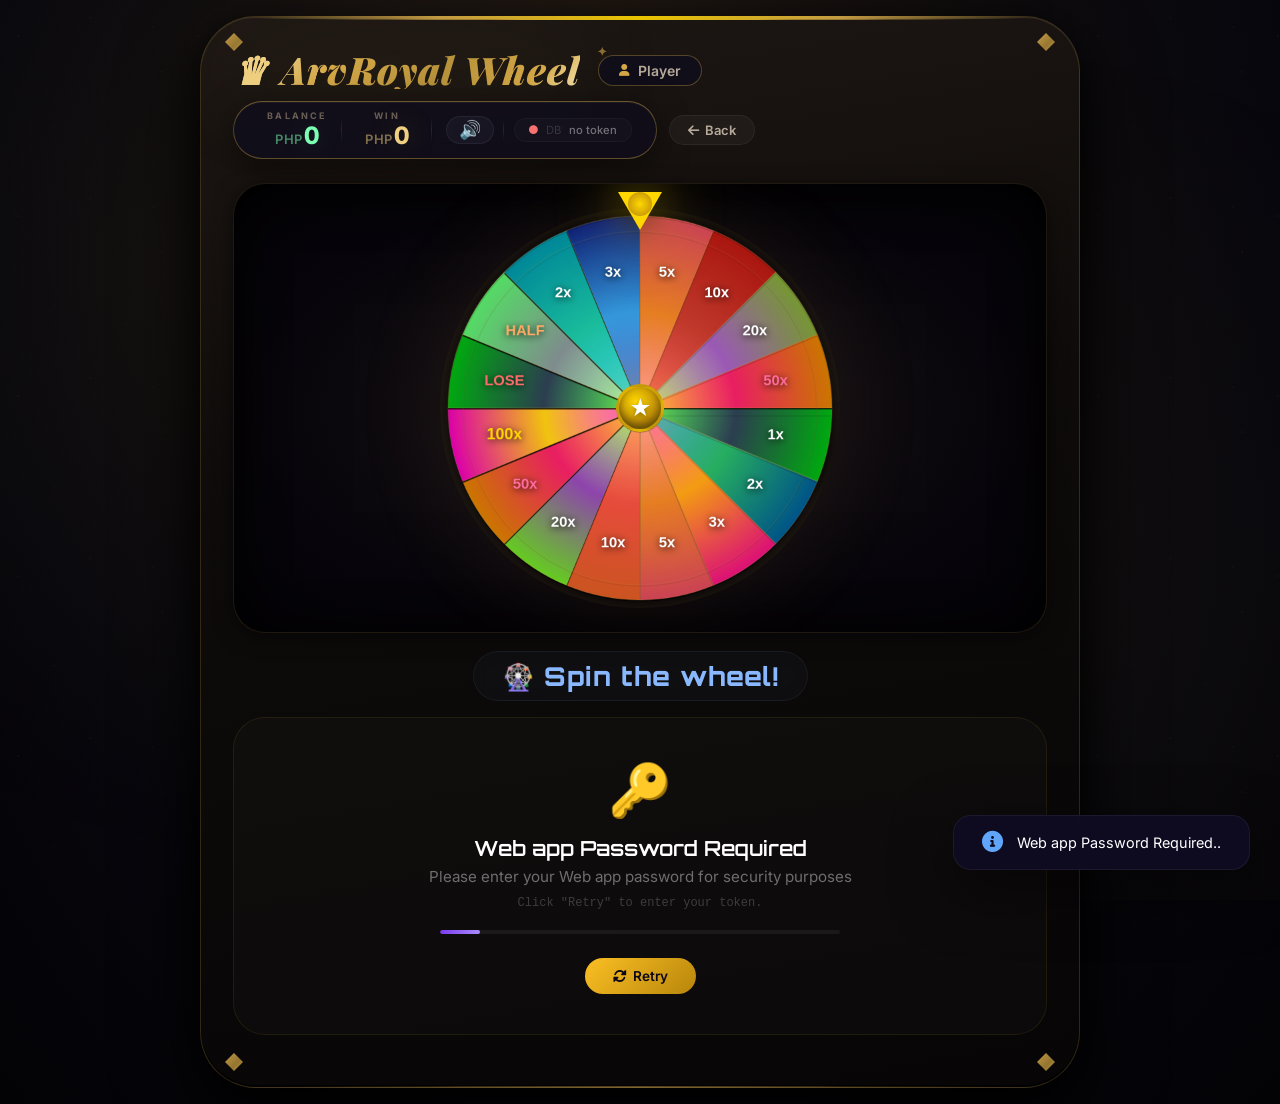
<file: roulette.html>
<!DOCTYPE html>
<html lang="en">
<head>
    <meta charset="UTF-8" />
    <meta name="viewport" content="width=device-width, initial-scale=1.0, maximum-scale=1.0, user-scalable=no" />
    <title>🎡 ArvRoyal Wheel – Wheel of Fortune</title>

    <link rel="stylesheet" href="https://cdnjs.cloudflare.com/ajax/libs/font-awesome/6.0.0-beta3/css/all.min.css" />
    <link href="https://fonts.googleapis.com/css2?family=Orbitron:wght@400;600;700;900&family=Inter:wght@300;400;500;600;700;800;900&family=Playfair+Display:ital,wght@0,700;0,900;1,700&display=swap" rel="stylesheet" />

    <style>
        /* ─── CSS VARIABLES ─── */
        :root {
            --gold: #d4a847;
            --gold-light: #f0d080;
            --gold-dark: #b8923a;
            --gold-glow: rgba(212, 168, 71, 0.6);
            --gold-gradient: linear-gradient(135deg, #f7e5b0 0%, #d4a847 30%, #b8923a 60%, #d4a847 85%, #f7e5b0 100%);
            --ruby-gradient: linear-gradient(135deg, #e74c3c, #c0392b, #a93226);
            --bg-primary: #0a0a14;
            --bg-secondary: #12121f;
            --bg-panel: rgba(16, 14, 28, 0.85);
            --text-primary: #f5f0e8;
            --text-secondary: #b8aa9a;
            --text-muted: #6a5f55;
            --border-gold: rgba(212, 168, 71, 0.35);
            --shadow-heavy: 0 30px 80px rgba(0, 0, 0, 0.95), 0 8px 32px rgba(0, 0, 0, 0.6);
            --shadow-soft: 0 8px 32px rgba(0, 0, 0, 0.5);
            --radius-xl: 56px;
            --radius-lg: 32px;
            --radius-md: 18px;
            --radius-sm: 12px;
            --transition-smooth: 0.4s cubic-bezier(0.34, 1.56, 0.64, 1);
            --font-display: 'Playfair Display', serif;
            --font-ui: 'Inter', system-ui, -apple-system, sans-serif;
            --font-orbitron: 'Orbitron', monospace;
        }

        * {
            margin: 0;
            padding: 0;
            box-sizing: border-box;
        }
        html {
            -webkit-tap-highlight-color: transparent;
        }

        body {
            min-height: 100vh;
            display: flex;
            justify-content: center;
            align-items: center;
            background: radial-gradient(ellipse at 50% 20%, #1c1410 0%, #07070d 70%, #030205 100%);
            font-family: var(--font-ui);
            padding: 16px;
            position: relative;
            overflow-x: hidden;
        }

        /* ─── LUXURIOUS ANIMATED BACKGROUND ─── */
        body::before {
            content: '';
            position: fixed;
            inset: 0;
            background:
                radial-gradient(circle at 20% 30%, rgba(212, 168, 71, 0.05) 0%, transparent 50%),
                radial-gradient(circle at 80% 70%, rgba(212, 168, 71, 0.04) 0%, transparent 50%),
                radial-gradient(circle at 50% 100%, rgba(192, 57, 43, 0.06) 0%, transparent 40%),
                radial-gradient(circle at 50% 0%, rgba(212, 168, 71, 0.03) 0%, transparent 40%);
            pointer-events: none;
            z-index: 0;
            animation: bgPulse 8s ease-in-out infinite alternate;
        }
        @keyframes bgPulse {
            0% {
                opacity: 0.7;
                transform: scale(1);
            }
            100% {
                opacity: 1;
                transform: scale(1.05);
            }
        }

        body::after {
            content: '';
            position: fixed;
            inset: 0;
            background-image:
                radial-gradient(1px 1px at 10% 20%, rgba(212, 168, 71, 0.15), transparent),
                radial-gradient(1px 1px at 30% 70%, rgba(212, 168, 71, 0.10), transparent),
                radial-gradient(1px 1px at 50% 10%, rgba(212, 168, 71, 0.12), transparent),
                radial-gradient(1px 1px at 70% 80%, rgba(212, 168, 71, 0.08), transparent),
                radial-gradient(1px 1px at 90% 40%, rgba(212, 168, 71, 0.14), transparent),
                radial-gradient(1px 1px at 15% 90%, rgba(212, 168, 71, 0.06), transparent),
                radial-gradient(1px 1px at 85% 15%, rgba(212, 168, 71, 0.10), transparent);
            background-size: 180px 180px;
            pointer-events: none;
            z-index: 0;
            animation: sparkleMove 20s linear infinite;
        }
        @keyframes sparkleMove {
            0% {
                transform: translateY(0) scale(1);
                opacity: 0.4;
            }
            50% {
                opacity: 0.9;
            }
            100% {
                transform: translateY(-100px) scale(1.1);
                opacity: 0.4;
            }
        }

        /* ─── MAIN CABINET – PREMIUM CASINO FINISH ─── */
        .wheel-machine {
            position: relative;
            z-index: 1;
            max-width: 880px;
            width: 100%;
            background: linear-gradient(170deg, #1e1814 0%, #0e0b0a 40%, #080507 100%);
            border-radius: var(--radius-xl);
            padding: 34px 32px 36px;
            box-shadow: var(--shadow-heavy), inset 0 1px 0 rgba(255, 255, 255, 0.06), inset 0 -2px 0 rgba(0, 0, 0, 0.9);
            border: 1px solid rgba(212, 168, 71, 0.2);
            backdrop-filter: blur(2px);
            transition: box-shadow 0.5s ease;
        }
        .wheel-machine:hover {
            box-shadow: var(--shadow-heavy), 0 0 80px rgba(212, 168, 71, 0.04), inset 0 1px 0 rgba(255, 255, 255, 0.08);
        }

        .wheel-machine::before {
            content: '';
            position: absolute;
            top: -1px;
            left: 40px;
            right: 40px;
            height: 4px;
            background: linear-gradient(90deg, transparent, var(--gold), #ffd700, var(--gold), transparent);
            border-radius: 0 0 50% 50%;
            opacity: 0.9;
            filter: blur(0.5px);
        }
        .wheel-machine::after {
            content: '';
            position: absolute;
            bottom: -1px;
            left: 60px;
            right: 60px;
            height: 2px;
            background: linear-gradient(90deg, transparent, rgba(212, 168, 71, 0.3), rgba(212, 168, 71, 0.6), rgba(212, 168, 71, 0.3), transparent);
            border-radius: 50% 50% 0 0;
            opacity: 0.7;
        }

        .corner-gem {
            position: absolute;
            width: 18px;
            height: 18px;
            background: var(--gold-gradient);
            clip-path: polygon(50% 0%, 100% 50%, 50% 100%, 0% 50%);
            opacity: 0.8;
            filter: blur(0.5px);
            box-shadow: 0 0 30px rgba(212, 168, 71, 0.2);
            transition: all 0.4s ease;
        }
        .corner-gem.tl { top: 16px; left: 24px; }
        .corner-gem.tr { top: 16px; right: 24px; }
        .corner-gem.bl { bottom: 16px; left: 24px; }
        .corner-gem.br { bottom: 16px; right: 24px; }
        .corner-gem:hover {
            opacity: 1;
            transform: scale(1.2);
            filter: blur(0);
        }

        .cabinet-top {
            display: flex;
            justify-content: space-between;
            align-items: center;
            margin-bottom: 24px;
            flex-wrap: wrap;
            gap: 12px;
        }

        .top-left {
            display: flex;
            align-items: center;
            gap: 18px;
            flex-wrap: wrap;
        }

        .title {
            font-family: var(--font-display);
            font-size: 38px;
            font-weight: 900;
            font-style: italic;
            background: var(--gold-gradient);
            -webkit-background-clip: text;
            -webkit-text-fill-color: transparent;
            background-clip: text;
            filter: drop-shadow(0 0 50px rgba(212, 168, 71, 0.25));
            letter-spacing: 1px;
            line-height: 1;
            position: relative;
        }
        .title .icon {
            -webkit-text-fill-color: initial;
            color: #f0d080;
            margin-right: 2px;
        }
        .title::after {
            content: '✦';
            font-size: 12px;
            -webkit-text-fill-color: initial;
            color: var(--gold);
            position: absolute;
            top: -6px;
            right: -28px;
            opacity: 0.6;
            font-style: normal;
            animation: sparkleGem 3s ease-in-out infinite;
        }
        @keyframes sparkleGem {
            0%, 100% { opacity: 0.3; transform: scale(0.8) rotate(0deg); }
            50% { opacity: 1; transform: scale(1.3) rotate(20deg); }
        }

        .user-name {
            font-family: var(--font-ui);
            font-size: 14px;
            font-weight: 600;
            color: var(--text-secondary);
            background: var(--bg-panel);
            padding: 6px 20px;
            border-radius: 40px;
            border: 1px solid var(--border-gold);
            backdrop-filter: blur(8px);
            display: flex;
            align-items: center;
            gap: 8px;
            transition: border-color 0.3s, box-shadow 0.3s;
        }
        .user-name i {
            color: var(--gold);
            font-size: 12px;
        }
        .user-name:hover {
            border-color: rgba(212, 168, 71, 0.6);
            box-shadow: 0 0 30px rgba(212, 168, 71, 0.08);
        }

        .top-right {
            display: flex;
            align-items: center;
            gap: 12px;
            flex-wrap: wrap;
        }

        .stats {
            display: flex;
            gap: 20px;
            background: var(--bg-panel);
            padding: 6px 24px 6px 28px;
            border-radius: 60px;
            border: 1px solid var(--border-gold);
            backdrop-filter: blur(12px);
            align-items: center;
            box-shadow: inset 0 1px 0 rgba(255, 255, 255, 0.04), var(--shadow-soft);
            flex-wrap: wrap;
            justify-content: center;
            position: relative;
        }
        .stats::after {
            content: '';
            position: absolute;
            inset: -1px;
            border-radius: 60px;
            padding: 1px;
            background: linear-gradient(180deg, rgba(212, 168, 71, 0.2), transparent 40%, transparent 60%, rgba(212, 168, 71, 0.1));
            -webkit-mask: linear-gradient(#fff 0 0) content-box, linear-gradient(#fff 0 0);
            -webkit-mask-composite: xor;
            mask-composite: exclude;
            pointer-events: none;
        }

        .stat {
            display: flex;
            flex-direction: column;
            align-items: center;
            padding: 2px 0;
            position: relative;
        }
        .stat:not(:last-child)::after {
            content: '';
            position: absolute;
            right: -10px;
            top: 20%;
            height: 60%;
            width: 1px;
            background: linear-gradient(to bottom, transparent, rgba(212, 168, 71, 0.15), transparent);
        }
        .stat .label {
            font-size: 9px;
            font-weight: 700;
            text-transform: uppercase;
            letter-spacing: 2.2px;
            color: var(--text-muted);
            font-family: var(--font-ui);
        }
        .stat .value {
            font-size: 24px;
            font-weight: 800;
            color: var(--text-primary);
            min-width: 70px;
            text-align: center;
            font-variant-numeric: tabular-nums;
            letter-spacing: 0.5px;
            transition: all 0.3s ease;
        }
        .value.balance {
            color: #7dffb3;
            text-shadow: 0 0 30px rgba(125, 255, 179, 0.2);
        }
        .value.balance.update {
            animation: balancePulse 0.5s ease;
        }
        @keyframes balancePulse {
            0%, 100% { transform: scale(1); }
            40% { transform: scale(1.15); color: #b3ffd9; text-shadow: 0 0 60px rgba(125, 255, 179, 0.4); }
        }
        .value.win {
            color: var(--gold-light);
            text-shadow: 0 0 30px rgba(212, 168, 71, 0.25);
        }
        .value.win.update {
            animation: winPulse 0.6s ease;
        }
        @keyframes winPulse {
            0%, 100% { transform: scale(1); }
            30% { transform: scale(1.3); color: #ffd700; text-shadow: 0 0 60px rgba(212, 168, 71, 0.5); }
            70% { transform: scale(0.95); }
        }
        .stat .value .currency {
            font-size: 13px;
            opacity: 0.5;
            margin-right: 1px;
            font-weight: 600;
        }

        .mute-btn {
            background: rgba(255, 255, 255, 0.04);
            border: 1px solid rgba(255, 255, 255, 0.06);
            color: var(--text-secondary);
            font-size: 18px;
            border-radius: 30px;
            padding: 4px 12px;
            cursor: pointer;
            transition: var(--transition-smooth);
            backdrop-filter: blur(4px);
            line-height: 1;
        }
        .mute-btn:hover {
            background: rgba(212, 168, 71, 0.12);
            border-color: var(--gold);
            color: var(--gold);
            transform: scale(1.05);
        }
        .mute-btn:active { transform: scale(0.92); }

        .back-btn {
            background: rgba(255, 255, 255, 0.04);
            border: 1px solid rgba(255, 255, 255, 0.06);
            color: var(--text-secondary);
            padding: 6px 18px;
            border-radius: 30px;
            cursor: pointer;
            transition: var(--transition-smooth);
            font-family: var(--font-ui);
            font-size: 13px;
            font-weight: 600;
            display: flex;
            align-items: center;
            gap: 6px;
            backdrop-filter: blur(4px);
        }
        .back-btn:hover {
            background: rgba(212, 168, 71, 0.12);
            border-color: var(--gold);
            color: var(--gold);
            transform: scale(1.03);
        }
        .back-btn:active { transform: scale(0.94); }

        .db-status {
            display: flex;
            align-items: center;
            gap: 8px;
            font-size: 0.7rem;
            color: rgba(255, 255, 255, 0.2);
            padding: 4px 14px;
            border-radius: 100px;
            background: rgba(255, 255, 255, 0.02);
            border: 1px solid rgba(255, 255, 255, 0.03);
        }
        .db-status i {
            font-size: 0.55rem;
            transition: color 0.3s;
        }
        .db-status.online i { color: #34d399; }
        .db-status.offline i {
            color: #f87171;
            animation: blink 1.2s ease-in-out infinite;
        }
        @keyframes blink {
            0%, 100% { opacity: 1; }
            50% { opacity: 0.2; }
        }
        .db-status .status-label { color: rgba(255, 255, 255, 0.15); }
        .db-status .status-value { color: rgba(255, 255, 255, 0.4); font-weight: 500; }

        .wheel-area {
            position: relative;
            background: radial-gradient(ellipse at 50% 50%, #0d0a12, #050308);
            border-radius: var(--radius-lg);
            padding: 24px 18px;
            border: 1px solid rgba(212, 168, 71, 0.12);
            box-shadow: inset 0 8px 50px rgba(0, 0, 0, 0.95), inset 0 0 100px rgba(0, 0, 0, 0.6), 0 4px 20px rgba(0, 0, 0, 0.5);
            margin-bottom: 24px;
            overflow: hidden;
            display: flex;
            justify-content: center;
            align-items: center;
            min-height: 440px;
        }

        .wheel-area::before {
            content: '';
            position: absolute;
            inset: 0;
            background: radial-gradient(ellipse at 50% 50%, rgba(212, 168, 71, 0.05), transparent 70%);
            pointer-events: none;
            border-radius: inherit;
        }

        .wheel-area::after {
            content: '';
            position: absolute;
            inset: -1px;
            border-radius: var(--radius-lg);
            padding: 1px;
            background: linear-gradient(180deg, rgba(212, 168, 71, 0.15), transparent 30%, transparent 70%, rgba(212, 168, 71, 0.08));
            -webkit-mask: linear-gradient(#fff 0 0) content-box, linear-gradient(#fff 0 0);
            -webkit-mask-composite: xor;
            mask-composite: exclude;
            pointer-events: none;
        }

        .wheel-wrapper {
            position: relative;
            width: 400px;
            height: 400px;
            max-width: 100%;
            aspect-ratio: 1/1;
        }

        #wheelCanvas {
            width: 100%;
            height: 100%;
            border-radius: 50%;
            cursor: pointer;
            transition: filter 0.3s;
            box-shadow: 0 0 100px rgba(212, 168, 71, 0.08), inset 0 0 80px rgba(0, 0, 0, 0.3);
        }
        #wheelCanvas:hover {
            filter: brightness(1.04);
        }

        .wheel-pointer {
            position: absolute;
            top: -16px;
            left: 50%;
            transform: translateX(-50%);
            width: 0;
            height: 0;
            border-left: 22px solid transparent;
            border-right: 22px solid transparent;
            border-top: 38px solid #ffd700;
            filter: drop-shadow(0 0 30px rgba(255, 215, 0, 0.6)) drop-shadow(0 4px 12px rgba(0, 0, 0, 0.5));
            z-index: 10;
            pointer-events: none;
        }
        .wheel-pointer::after {
            content: '';
            position: absolute;
            top: -38px;
            left: -12px;
            width: 24px;
            height: 24px;
            background: radial-gradient(circle, #ffd700, #b8860b);
            border-radius: 50%;
            box-shadow: 0 0 40px rgba(255, 215, 0, 0.4);
        }

        .wheel-center-dot {
            position: absolute;
            top: 50%;
            left: 50%;
            transform: translate(-50%, -50%);
            width: 48px;
            height: 48px;
            border-radius: 50%;
            background: radial-gradient(circle at 40% 35%, #ffd700, #b8860b 60%, #8b6b0b);
            box-shadow: 0 0 50px rgba(255, 215, 0, 0.35), inset 0 -4px 8px rgba(0, 0, 0, 0.5), inset 0 4px 16px rgba(255, 215, 0, 0.25);
            z-index: 5;
            pointer-events: none;
            border: 3px solid rgba(255, 215, 0, 0.3);
        }
        .wheel-center-dot::after {
            content: '★';
            position: absolute;
            top: 50%;
            left: 50%;
            transform: translate(-50%, -50%);
            font-size: 22px;
            color: #fff;
            text-shadow: 0 0 40px rgba(255, 215, 0, 0.7), 0 2px 4px rgba(0, 0, 0, 0.3);
        }
        .wheel-center-dot.spin-active {
            animation: centerPulse 0.8s ease-in-out infinite alternate;
        }
        @keyframes centerPulse {
            0% {
                transform: translate(-50%, -50%) scale(1);
                box-shadow: 0 0 40px rgba(255, 215, 0, 0.3);
            }
            100% {
                transform: translate(-50%, -50%) scale(1.1);
                box-shadow: 0 0 80px rgba(255, 215, 0, 0.6);
            }
        }

        .result-display {
            text-align: center;
            margin: -6px 0 16px;
            min-height: 48px;
        }
        .result-text {
            font-size: 26px;
            font-weight: 800;
            padding: 8px 28px;
            border-radius: 60px;
            display: inline-block;
            font-family: var(--font-orbitron);
            letter-spacing: 1px;
            background: var(--bg-panel);
            backdrop-filter: blur(8px);
            border: 1px solid rgba(255, 255, 255, 0.04);
            transition: all 0.4s ease;
        }
        .result-text.win {
            color: #7dffb3;
            border-color: rgba(125, 255, 179, 0.2);
            background: rgba(125, 255, 179, 0.06);
            text-shadow: 0 0 50px rgba(125, 255, 179, 0.25);
            animation: resultWin 0.6s cubic-bezier(0.34, 1.56, 0.64, 1);
        }
        @keyframes resultWin {
            0% { transform: scale(0.8) rotate(-2deg); opacity: 0; }
            100% { transform: scale(1) rotate(0deg); opacity: 1; }
        }
        .result-text.lose {
            color: #ff6a6a;
            border-color: rgba(255, 80, 80, 0.15);
            background: rgba(255, 80, 80, 0.04);
            text-shadow: 0 0 40px rgba(255, 80, 80, 0.15);
        }
        .result-text.jackpot {
            color: #ffd700;
            border-color: rgba(255, 215, 0, 0.3);
            background: rgba(255, 215, 0, 0.1);
            text-shadow: 0 0 80px rgba(255, 215, 0, 0.4);
            animation: jackpotPulse 0.8s ease-in-out infinite alternate;
        }
        .result-text.info {
            color: #8ab8ff;
            border-color: rgba(138, 184, 255, 0.08);
            background: rgba(138, 184, 255, 0.03);
        }

        @keyframes jackpotPulse {
            0% {
                transform: scale(1);
                text-shadow: 0 0 40px rgba(255, 215, 0, 0.2);
            }
            100% {
                transform: scale(1.07);
                text-shadow: 0 0 100px rgba(255, 215, 0, 0.5);
            }
        }

        .controls {
            display: flex;
            flex-wrap: wrap;
            align-items: center;
            justify-content: center;
            gap: 16px;
            margin-bottom: 18px;
        }

        .bet-section {
            display: flex;
            align-items: center;
            gap: 8px;
            background: var(--bg-panel);
            padding: 4px 16px 4px 10px;
            border-radius: 60px;
            border: 1px solid var(--border-gold);
            backdrop-filter: blur(12px);
            box-shadow: inset 0 1px 0 rgba(255, 255, 255, 0.02), var(--shadow-soft);
            position: relative;
        }
        .bet-section::after {
            content: '';
            position: absolute;
            inset: -1px;
            border-radius: 60px;
            padding: 1px;
            background: linear-gradient(180deg, rgba(212, 168, 71, 0.15), transparent 40%, transparent 60%, rgba(212, 168, 71, 0.05));
            -webkit-mask: linear-gradient(#fff 0 0) content-box, linear-gradient(#fff 0 0);
            -webkit-mask-composite: xor;
            mask-composite: exclude;
            pointer-events: none;
        }

        .bet-label {
            color: var(--text-muted);
            font-size: 11px;
            font-weight: 700;
            text-transform: uppercase;
            letter-spacing: 1.6px;
            padding: 0 6px 0 4px;
            font-family: var(--font-ui);
        }

        .bet-btn {
            width: 38px;
            height: 38px;
            border-radius: 50%;
            border: none;
            background: rgba(255, 255, 255, 0.04);
            color: var(--text-secondary);
            font-size: 18px;
            font-weight: 700;
            cursor: pointer;
            transition: var(--transition-smooth);
            border: 1px solid rgba(255, 255, 255, 0.04);
            display: flex;
            align-items: center;
            justify-content: center;
            font-family: var(--font-ui);
        }
        .bet-btn:hover {
            background: rgba(212, 168, 71, 0.12);
            border-color: rgba(212, 168, 71, 0.3);
            color: var(--gold);
            transform: scale(1.06);
        }
        .bet-btn:active { transform: scale(0.90); }

        .bet-display {
            color: var(--text-primary);
            font-size: 24px;
            font-weight: 800;
            min-width: 72px;
            text-align: center;
            font-variant-numeric: tabular-nums;
            background: rgba(0, 0, 0, 0.4);
            padding: 2px 14px;
            border-radius: var(--radius-sm);
            border: 1px solid rgba(255, 255, 255, 0.04);
            letter-spacing: 0.5px;
            font-family: var(--font-ui);
        }

        .max-btn {
            padding: 6px 20px;
            border-radius: 30px;
            border: 1px solid rgba(255, 255, 255, 0.06);
            background: rgba(255, 255, 255, 0.03);
            color: var(--text-secondary);
            font-weight: 700;
            font-size: 12px;
            cursor: pointer;
            transition: var(--transition-smooth);
            font-family: var(--font-ui);
            letter-spacing: 0.5px;
            text-transform: uppercase;
        }
        .max-btn:hover {
            background: rgba(212, 168, 71, 0.12);
            border-color: var(--gold);
            color: var(--gold);
            transform: scale(1.04);
        }
        .max-btn:active { transform: scale(0.94); }

        .spin-btn {
            padding: 16px 52px;
            border: none;
            border-radius: 60px;
            font-size: 26px;
            font-weight: 800;
            color: #fff;
            background: var(--ruby-gradient);
            cursor: pointer;
            transition: var(--transition-smooth);
            box-shadow: 0 6px 30px rgba(192, 57, 43, 0.45), 0 2px 10px rgba(0, 0, 0, 0.3);
            letter-spacing: 1px;
            display: flex;
            align-items: center;
            gap: 12px;
            border: 1px solid rgba(255, 255, 255, 0.08);
            position: relative;
            overflow: hidden;
            font-family: var(--font-ui);
        }
        .spin-btn::before {
            content: '';
            position: absolute;
            inset: 0;
            background: linear-gradient(135deg, rgba(255, 255, 255, 0.15) 0%, transparent 40%, transparent 60%, rgba(255, 255, 255, 0.05) 100%);
            pointer-events: none;
            border-radius: inherit;
        }
        .spin-btn::after {
            content: '';
            position: absolute;
            inset: -2px;
            border-radius: 62px;
            background: linear-gradient(135deg, var(--gold), transparent 40%, transparent 60%, var(--gold));
            z-index: -1;
            opacity: 0;
            transition: var(--transition-smooth);
            padding: 2px;
            -webkit-mask: linear-gradient(#fff 0 0) content-box, linear-gradient(#fff 0 0);
            -webkit-mask-composite: xor;
            mask-composite: exclude;
        }
        .spin-btn:hover:not(:disabled) {
            transform: translateY(-3px) scale(1.02);
            box-shadow: 0 10px 50px rgba(192, 57, 43, 0.55), 0 4px 20px rgba(0, 0, 0, 0.4);
        }
        .spin-btn:hover:not(:disabled)::after { opacity: 0.6; }
        .spin-btn:active:not(:disabled) { transform: scale(0.95); }
        .spin-btn:disabled {
            opacity: 0.4;
            cursor: not-allowed;
            transform: none;
            box-shadow: 0 4px 16px rgba(192, 57, 43, 0.1);
        }
        .spin-btn .spin-icon {
            font-size: 30px;
            line-height: 1;
        }

        .bottom-panel {
            display: flex;
            flex-wrap: wrap;
            gap: 16px;
            margin-top: 6px;
        }

        .history-box {
            flex: 2;
            min-width: 200px;
            background: var(--bg-panel);
            border-radius: var(--radius-md);
            padding: 14px 20px 12px;
            border: 1px solid rgba(255, 255, 255, 0.04);
            max-height: 140px;
            overflow-y: auto;
            backdrop-filter: blur(8px);
            box-shadow: inset 0 1px 0 rgba(255, 255, 255, 0.02);
            position: relative;
        }
        .history-box::after {
            content: '';
            position: absolute;
            inset: -1px;
            border-radius: var(--radius-md);
            padding: 1px;
            background: linear-gradient(180deg, rgba(212, 168, 71, 0.08), transparent 40%, transparent 60%, rgba(212, 168, 71, 0.03));
            -webkit-mask: linear-gradient(#fff 0 0) content-box, linear-gradient(#fff 0 0);
            -webkit-mask-composite: xor;
            mask-composite: exclude;
            pointer-events: none;
        }
        .history-box::-webkit-scrollbar {
            width: 3px;
        }
        .history-box::-webkit-scrollbar-track {
            background: transparent;
        }
        .history-box::-webkit-scrollbar-thumb {
            background: rgba(212, 168, 71, 0.2);
            border-radius: 10px;
        }
        .history-box::-webkit-scrollbar-thumb:hover {
            background: rgba(212, 168, 71, 0.35);
        }

        .history-header {
            display: flex;
            justify-content: space-between;
            align-items: center;
            color: var(--text-muted);
            font-size: 11px;
            font-weight: 700;
            text-transform: uppercase;
            letter-spacing: 1.8px;
            margin-bottom: 8px;
            font-family: var(--font-ui);
        }
        .history-header span {
            display: flex;
            align-items: center;
            gap: 6px;
        }

        .clear-btn {
            background: none;
            border: none;
            color: var(--text-muted);
            cursor: pointer;
            font-size: 14px;
            padding: 2px 8px;
            transition: var(--transition-smooth);
            border-radius: 6px;
            line-height: 1;
        }
        .clear-btn:hover {
            color: #ff6a6a;
            background: rgba(255, 80, 80, 0.1);
        }

        .history-list {
            list-style: none;
            font-size: 13px;
            color: var(--text-secondary);
            font-family: var(--font-ui);
        }
        .history-list li {
            padding: 5px 0;
            border-bottom: 1px solid rgba(255, 255, 255, 0.02);
            display: flex;
            justify-content: space-between;
            gap: 12px;
            align-items: center;
            animation: historyFade 0.3s ease;
        }
        .history-list li:last-child {
            border-bottom: none;
        }
        @keyframes historyFade {
            0% { opacity: 0; transform: translateY(-8px); }
            100% { opacity: 1; transform: translateY(0); }
        }

        .history-list li .h-detail {
            font-weight: 500;
            color: var(--text-secondary);
        }
        .history-list li .h-result {
            font-weight: 700;
            font-size: 12px;
            padding: 2px 14px;
            border-radius: 20px;
            background: rgba(255, 255, 255, 0.02);
        }
        .history-list li .h-result.win {
            color: #7dffb3;
            background: rgba(125, 255, 179, 0.08);
        }
        .history-list li .h-result.lose {
            color: #ff6a6a;
            background: rgba(255, 80, 80, 0.06);
        }
        .history-list li .h-result.jackpot {
            color: #ffd700;
            background: rgba(255, 215, 0, 0.1);
            animation: jackpotPulse 1s ease-in-out infinite;
        }
        .history-list li.empty {
            color: var(--text-muted);
            font-style: italic;
            justify-content: center;
            padding: 12px 0;
            font-size: 12px;
            border-bottom: none;
            animation: none;
        }

        .db-buttons {
            flex: 1;
            min-width: 120px;
            display: flex;
            flex-direction: column;
            gap: 8px;
            justify-content: flex-end;
        }

        /* ─── TOP-UP BUTTON – ADMIN ONLY ─── */
        .topup-btn {
            display: none;
            background: rgba(125, 255, 179, 0.08);
            border: 1px solid rgba(125, 255, 179, 0.2);
            color: #7dffb3;
            font-size: 16px;
            font-weight: 700;
            cursor: pointer;
            transition: var(--transition-smooth);
            padding: 8px 16px;
            border-radius: var(--radius-sm);
            font-family: var(--font-ui);
            align-items: center;
            justify-content: center;
            gap: 8px;
            width: 100%;
        }
        .topup-btn.show {
            display: inline-flex;
        }
        .topup-btn:hover {
            background: rgba(125, 255, 179, 0.15);
            border-color: rgba(125, 255, 179, 0.35);
            transform: scale(1.03);
            color: #b3ffd9;
            box-shadow: 0 0 30px rgba(125, 255, 179, 0.1);
        }
        .topup-btn:active { transform: scale(0.94); }

        .auth-overlay {
            display: none;
            position: fixed;
            inset: 0;
            z-index: 9999;
            background: rgba(11, 7, 25, 0.96);
            backdrop-filter: blur(24px);
            flex-direction: column;
            align-items: center;
            justify-content: center;
            text-align: center;
            padding: 40px 24px;
        }
        .auth-overlay.show { display: flex; }
        .auth-overlay .lock-icon {
            font-size: 5rem;
            color: rgba(251, 191, 36, 0.15);
            margin-bottom: 20px;
            animation: lockFloat 4s ease-in-out infinite;
        }
        @keyframes lockFloat {
            0%, 100% { transform: translateY(0) scale(1); }
            50% { transform: translateY(-16px) scale(1.05); }
        }
        .auth-overlay h2 {
            font-family: var(--font-orbitron);
            font-weight: 700;
            font-size: 1.8rem;
            color: #fff;
            margin-bottom: 8px;
            letter-spacing: 1px;
        }
        .auth-overlay p {
            color: rgba(255, 255, 255, 0.25);
            font-size: 0.95rem;
            max-width: 420px;
            margin-bottom: 32px;
        }
        .auth-overlay .btn-login-now {
            padding: 16px 48px;
            border-radius: 20px;
            background: linear-gradient(135deg, #fbbf24, #b8860b);
            border: none;
            color: #0b0719;
            font-weight: 700;
            font-size: 1.1rem;
            cursor: pointer;
            transition: 0.3s;
            font-family: var(--font-ui);
            display: inline-flex;
            align-items: center;
            gap: 12px;
            box-shadow: 0 8px 40px rgba(251, 191, 36, 0.25);
        }
        .auth-overlay .btn-login-now:hover {
            transform: scale(1.05);
            box-shadow: 0 8px 60px rgba(251, 191, 36, 0.35);
        }

        #statusCard {
            display: none;
            text-align: center;
            padding: 40px 20px;
            border-radius: 32px;
            border: 1px solid rgba(255, 215, 0, 0.08);
            background: rgba(255, 255, 255, 0.02);
            margin: 10px 0 16px;
            transition: 0.3s;
            min-height: 260px;
            flex-direction: column;
            justify-content: center;
            align-items: center;
        }
        #statusCard .status-icon {
            font-size: 3.2rem;
            display: block;
            margin-bottom: 14px;
        }
        #statusCard .status-icon.spinning {
            animation: spin 1.2s linear infinite;
        }
        @keyframes spin {
            to { transform: rotate(360deg); }
        }
        #statusCard .status-title {
            color: #fff;
            font-size: 1.3rem;
            font-weight: 600;
            font-family: var(--font-orbitron);
        }
        #statusCard .status-desc {
            color: rgba(255, 255, 255, 0.4);
            font-size: 0.95rem;
            margin-top: 6px;
        }
        #statusCard .status-detail {
            color: rgba(255, 255, 255, 0.2);
            font-size: 0.75rem;
            margin-top: 10px;
            font-family: monospace;
            word-break: break-all;
        }
        #statusCard .progress-bar {
            width: 100%;
            max-width: 400px;
            height: 4px;
            background: rgba(255, 255, 255, 0.06);
            border-radius: 10px;
            margin-top: 20px;
            overflow: hidden;
        }
        #statusCard .progress-bar .fill {
            height: 100%;
            width: 0%;
            background: linear-gradient(90deg, #7c3aed, #a78bfa);
            border-radius: 10px;
            transition: width 0.5s ease;
        }
        #statusCard .retry-area {
            margin-top: 24px;
            display: flex;
            gap: 12px;
            justify-content: center;
            flex-wrap: wrap;
        }
        #statusCard .retry-area .btn-sm {
            padding: 10px 28px;
            border-radius: 100px;
            border: none;
            font-weight: 600;
            font-size: 0.85rem;
            cursor: pointer;
            transition: 0.3s;
            font-family: var(--font-ui);
        }
        #statusCard .retry-area .btn-sm-primary {
            background: linear-gradient(135deg, #fbbf24, #b8860b);
            color: #0b0719;
        }
        #statusCard .retry-area .btn-sm-primary:hover {
            transform: scale(1.04);
            box-shadow: 0 8px 30px rgba(251, 191, 36, 0.3);
        }
        #statusCard .retry-area .btn-sm-outline {
            background: transparent;
            border: 1px solid rgba(255, 255, 255, 0.15);
            color: rgba(255, 255, 255, 0.6);
        }
        #statusCard .retry-area .btn-sm-outline:hover {
            background: rgba(255, 255, 255, 0.05);
            border-color: rgba(167, 139, 250, 0.4);
            color: #fff;
        }

        .modal-overlay {
            display: none;
            position: fixed;
            inset: 0;
            background: rgba(0, 0, 0, 0.75);
            backdrop-filter: blur(16px);
            z-index: 1000;
            justify-content: center;
            align-items: center;
            animation: modalFadeIn 0.3s ease;
        }
        @keyframes modalFadeIn {
            0% { opacity: 0; transform: scale(0.95); }
            100% { opacity: 1; transform: scale(1); }
        }
        .modal-overlay.active { display: flex; }
        .modal {
            background: linear-gradient(170deg, #1e1814, #0e0b0a);
            border: 1px solid rgba(255, 215, 0, 0.12);
            border-radius: 32px;
            padding: 36px 40px;
            max-width: 440px;
            width: 90%;
            box-shadow: 0 30px 80px rgba(0, 0, 0, 0.8);
        }
        .modal h2 {
            font-family: var(--font-orbitron);
            font-weight: 700;
            font-size: 1.3rem;
            color: #fff;
            margin-bottom: 20px;
            display: flex;
            align-items: center;
            gap: 12px;
        }
        .modal h2 i { color: #fbbf24; }
        .modal .form-group {
            margin-bottom: 18px;
        }
        .modal .form-group label {
            display: block;
            font-size: 0.7rem;
            text-transform: uppercase;
            letter-spacing: 0.8px;
            color: rgba(255, 255, 255, 0.25);
            margin-bottom: 6px;
        }
        .modal .form-group input {
            width: 100%;
            padding: 14px 18px;
            border-radius: 14px;
            background: rgba(255, 255, 255, 0.04);
            border: 1px solid rgba(255, 255, 255, 0.06);
            color: #fff;
            font-size: 0.95rem;
            outline: none;
            transition: 0.3s;
            font-family: var(--font-ui);
        }
        .modal .form-group input:focus {
            border-color: rgba(251, 191, 36, 0.3);
            background: rgba(255, 255, 255, 0.06);
            box-shadow: 0 0 0 4px rgba(251, 191, 36, 0.05);
        }
        .modal .form-group .input-hint {
            font-size: 0.7rem;
            color: rgba(255, 255, 255, 0.1);
            margin-top: 4px;
        }
        .modal .form-actions {
            display: flex;
            gap: 14px;
            margin-top: 28px;
            justify-content: flex-end;
        }
        .modal .form-actions button {
            padding: 12px 28px;
            border-radius: 100px;
            border: none;
            font-weight: 600;
            font-size: 0.9rem;
            cursor: pointer;
            transition: 0.3s;
            font-family: var(--font-ui);
        }
        .modal .form-actions .btn-cancel {
            background: rgba(255, 255, 255, 0.04);
            color: rgba(255, 255, 255, 0.35);
        }
        .modal .form-actions .btn-cancel:hover {
            background: rgba(255, 255, 255, 0.08);
        }
        .modal .form-actions .btn-save {
            background: linear-gradient(135deg, #34d399, #059669);
            color: #0b0719;
            box-shadow: 0 4px 20px rgba(52, 211, 153, 0.2);
        }
        .modal .form-actions .btn-save:hover {
            transform: scale(1.04);
            box-shadow: 0 8px 40px rgba(52, 211, 153, 0.35);
        }

        .toast {
            position: fixed;
            bottom: 30px;
            right: 30px;
            padding: 16px 28px;
            border-radius: 18px;
            background: rgba(15, 12, 35, 0.96);
            backdrop-filter: blur(24px);
            border: 1px solid rgba(255, 255, 255, 0.06);
            box-shadow: 0 20px 60px rgba(0, 0, 0, 0.6);
            display: flex;
            align-items: center;
            gap: 14px;
            font-size: 0.9rem;
            color: #fff;
            transform: translateY(100px);
            opacity: 0;
            transition: all 0.6s cubic-bezier(0.22, 1, 0.36, 1);
            z-index: 999;
            max-width: 440px;
            pointer-events: none;
        }
        .toast.show {
            transform: translateY(0);
            opacity: 1;
            pointer-events: auto;
        }
        .toast i { font-size: 1.3rem; }
        .toast.success i { color: #34d399; }
        .toast.error i { color: #f87171; }
        .toast.info i { color: #60a5fa; }
        .toast.warning i { color: #fbbf24; }

        /* ─── RESPONSIVE ─── */
        @media (max-width: 820px) {
            .wheel-machine { padding: 26px 22px 28px; border-radius: 44px; }
            .title { font-size: 30px; }
            .title::after { display: none; }
            .stats { padding: 4px 18px 4px 22px; gap: 12px; }
            .stat .value { font-size: 20px; min-width: 56px; }
            .stat .label { font-size: 8px; letter-spacing: 1.6px; }
            .wheel-wrapper { width: 340px; height: 340px; }
            .spin-btn { padding: 14px 38px; font-size: 22px; }
            .spin-btn .spin-icon { font-size: 24px; }
            .bet-display { font-size: 20px; min-width: 58px; }
            #statusCard { min-height: 200px; padding: 30px 16px; }
            #statusCard .status-icon { font-size: 2.4rem; }
            #statusCard .status-title { font-size: 1rem; }
            .wheel-pointer { top: -12px; border-left-width: 18px; border-right-width: 18px; border-top-width: 30px; }
            .wheel-center-dot { width: 40px; height: 40px; }
            .wheel-center-dot::after { font-size: 18px; }
        }

        @media (max-width: 640px) {
            .wheel-machine { padding: 20px 16px 22px; border-radius: 36px; }
            .cabinet-top { flex-direction: column; align-items: stretch; gap: 12px; margin-bottom: 16px; }
            .top-left { justify-content: center; flex-wrap: wrap; }
            .title { font-size: 26px; text-align: center; }
            .title::after { display: none; }
            .top-right { justify-content: center; flex-wrap: wrap; }
            .stats { padding: 4px 14px 4px 18px; gap: 8px; border-radius: 40px; width: 100%; justify-content: space-around; }
            .stat:not(:last-child)::after { display: none; }
            .stat .value { font-size: 18px; min-width: 44px; }
            .stat .label { font-size: 7px; letter-spacing: 1px; }
            .stat .value .currency { font-size: 11px; }
            .wheel-wrapper { width: 280px; height: 280px; }
            .wheel-area { padding: 16px 10px; border-radius: 22px; margin-bottom: 18px; min-height: 300px; }
            .controls { gap: 10px; flex-direction: column; align-items: stretch; }
            .bet-section { justify-content: center; padding: 4px 12px 4px 8px; border-radius: 40px; flex-wrap: nowrap; }
            .bet-label { font-size: 10px; letter-spacing: 1px; }
            .bet-btn { width: 32px; height: 32px; font-size: 15px; }
            .bet-display { font-size: 18px; min-width: 50px; padding: 1px 10px; }
            .max-btn { padding: 4px 14px; font-size: 10px; }
            .spin-btn { padding: 14px 28px; font-size: 20px; justify-content: center; border-radius: 40px; }
            .spin-btn .spin-icon { font-size: 22px; }
            .bottom-panel { flex-direction: column; gap: 12px; }
            .history-box { max-height: 100px; padding: 10px 14px 8px; border-radius: var(--radius-sm); min-width: unset; }
            .history-header { font-size: 10px; letter-spacing: 1.2px; }
            .history-list { font-size: 12px; }
            .history-list li { padding: 3px 0; }
            .history-list li .h-result { font-size: 10px; padding: 0 10px; }
            .db-buttons { flex-direction: row; flex-wrap: wrap; gap: 6px; min-width: unset; justify-content: center; }
            .topup-btn { font-size: 14px; padding: 6px 12px; flex: 1; min-width: 60px; }
            .corner-gem { display: none; }
            .user-name { font-size: 11px; padding: 3px 14px; }
            .back-btn { font-size: 11px; padding: 3px 12px; }
            .result-text { font-size: 20px; padding: 4px 18px; }
            .wheel-center-dot { width: 32px; height: 32px; }
            .wheel-center-dot::after { font-size: 15px; }
            .wheel-pointer { top: -8px; border-left-width: 14px; border-right-width: 14px; border-top-width: 24px; }
            .wheel-pointer::after { top: -24px; left: -8px; width: 16px; height: 16px; }
            #statusCard { min-height: 180px; padding: 24px 14px; }
            #statusCard .status-icon { font-size: 2rem; }
            #statusCard .status-title { font-size: 0.95rem; }
            #statusCard .status-desc { font-size: 0.8rem; }
            #statusCard .retry-area .btn-sm { padding: 8px 18px; font-size: 0.75rem; }
        }

        @media (max-width: 400px) {
            .wheel-machine { padding: 14px 12px 18px; border-radius: 28px; }
            .title { font-size: 22px; }
            .stats { padding: 3px 10px; gap: 4px; border-radius: 30px; }
            .stat .value { font-size: 16px; min-width: 36px; }
            .stat .label { font-size: 6px; letter-spacing: 0.6px; }
            .wheel-wrapper { width: 220px; height: 220px; }
            .wheel-area { min-height: 240px; padding: 12px 8px; border-radius: 18px; }
            .spin-btn { padding: 12px 18px; font-size: 17px; }
            .spin-btn .spin-icon { font-size: 18px; }
            .bet-display { font-size: 16px; min-width: 42px; padding: 1px 8px; }
            .bet-btn { width: 28px; height: 28px; font-size: 13px; }
            .bet-label { font-size: 8px; }
            .max-btn { font-size: 9px; padding: 3px 10px; }
            .result-text { font-size: 17px; padding: 3px 14px; }
            .history-box { max-height: 80px; padding: 8px 12px 6px; }
            .history-list { font-size: 11px; }
            .topup-btn { font-size: 12px; }
            .user-name { font-size: 10px; padding: 2px 10px; }
            .back-btn { font-size: 10px; padding: 2px 8px; }
            .wheel-center-dot { width: 26px; height: 26px; }
            .wheel-center-dot::after { font-size: 12px; }
            .wheel-pointer { top: -6px; border-left-width: 10px; border-right-width: 10px; border-top-width: 18px; }
            .wheel-pointer::after { top: -18px; left: -6px; width: 12px; height: 12px; }
            #statusCard { min-height: 160px; padding: 20px 12px; }
            #statusCard .status-icon { font-size: 1.8rem; }
            #statusCard .status-title { font-size: 0.85rem; }
        }

        @media (max-height: 600px) and (orientation: landscape) {
            .wheel-machine { padding: 14px 18px 16px; border-radius: 32px; }
            .cabinet-top { margin-bottom: 10px; flex-direction: row; flex-wrap: wrap; }
            .title { font-size: 24px; }
            .stats { padding: 2px 14px; gap: 8px; }
            .stat .value { font-size: 17px; min-width: 40px; }
            .wheel-wrapper { width: 200px; height: 200px; }
            .wheel-area { padding: 12px 10px; margin-bottom: 12px; border-radius: 18px; min-height: 220px; }
            .controls { gap: 8px; flex-direction: row; flex-wrap: wrap; }
            .spin-btn { padding: 10px 24px; font-size: 17px; }
            .spin-btn .spin-icon { font-size: 19px; }
            .bet-display { font-size: 17px; min-width: 44px; }
            .bottom-panel { flex-direction: row; }
            .history-box { max-height: 70px; }
            .corner-gem { display: none; }
            .result-text { font-size: 17px; padding: 3px 16px; }
            #statusCard { min-height: 140px; padding: 20px 16px; }
            .wheel-center-dot { width: 30px; height: 30px; }
            .wheel-center-dot::after { font-size: 13px; }
            .wheel-pointer { top: -8px; border-left-width: 14px; border-right-width: 14px; border-top-width: 22px; }
        }

        ::-webkit-scrollbar { width: 4px; height: 4px; }
        ::-webkit-scrollbar-track { background: rgba(0, 0, 0, 0.2); }
        ::-webkit-scrollbar-thumb { background: rgba(212, 168, 71, 0.15); border-radius: 10px; }
        ::-webkit-scrollbar-thumb:hover { background: rgba(212, 168, 71, 0.3); }
        ::selection { background: rgba(212, 168, 71, 0.2); color: var(--gold-light); }

        button:focus-visible,
        .bet-btn:focus-visible,
        .spin-btn:focus-visible,
        .max-btn:focus-visible,
        .topup-btn:focus-visible,
        .mute-btn:focus-visible,
        .back-btn:focus-visible {
            outline: 2px solid var(--gold);
            outline-offset: 2px;
        }
        button {
            -webkit-user-select: none;
            user-select: none;
        }
        .history-box {
            scroll-behavior: smooth;
        }
    </style>
</head>
<body>

    <!-- ─── AUTH OVERLAY ─── -->
    <div class="auth-overlay" id="authOverlay">
        <div class="lock-icon"><i class="fas fa-lock"></i></div>
        <h2>🔐 Session Required</h2>
        <p>You need to be logged in to play.<br />Please sign in to continue.</p>
        <button class="btn-login-now" id="goToLoginBtn">
            <i class="fas fa-sign-in-alt"></i> Go to Login
        </button>
    </div>

    <!-- ─── WHEEL MACHINE ─── -->
    <div class="wheel-machine" id="mainWrapper">

        <span class="corner-gem tl"></span>
        <span class="corner-gem tr"></span>
        <span class="corner-gem bl"></span>
        <span class="corner-gem br"></span>

        <!-- TOP BAR -->
        <div class="cabinet-top">
            <div class="top-left">
                <div class="title"><span class="icon">♛</span> ArvRoyal Wheel</div>
                <div class="user-name"><i class="fas fa-user"></i> <span id="userNameText">Player</span></div>
            </div>
            <div class="top-right">
                <div class="stats">
                    <div class="stat">
                        <span class="label">BALANCE</span>
                        <span class="value balance" id="balanceDisplay"><span class="currency">PHP</span>0</span>
                    </div>
                    <div class="stat">
                        <span class="label">WIN</span>
                        <span class="value win" id="winDisplay"><span class="currency">PHP</span>0</span>
                    </div>
                    <div class="stat" style="flex-direction:row;gap:6px;align-items:center;padding-left:4px;">
                        <button class="mute-btn" id="muteBtn">🔊</button>
                    </div>
                    <div class="db-status online" id="dbStatus">
                        <i class="fas fa-circle"></i>
                        <span class="status-label">DB</span>
                        <span class="status-value" id="dbStatusLabel">github</span>
                    </div>
                </div>
                <button class="back-btn" id="backBtn"><i class="fas fa-arrow-left"></i> Back</button>
            </div>
        </div>

        <!-- WHEEL -->
        <div class="wheel-area">
            <div class="wheel-wrapper">
                <canvas id="wheelCanvas" width="600" height="600"></canvas>
                <div class="wheel-pointer"></div>
                <div class="wheel-center-dot"></div>
            </div>
        </div>

        <!-- RESULT -->
        <div class="result-display">
            <span class="result-text info" id="resultDisplay">🎡 Spin the wheel!</span>
        </div>

        <!-- ─── STATUS CARD ─── -->
        <div id="statusCard">
            <span class="status-icon" id="statusIcon"><i class="fas fa-database"></i></span>
            <div class="status-title" id="statusTitle">Initializing…</div>
            <div class="status-desc" id="statusDesc">Please wait while we connect to the database.</div>
            <div class="status-detail" id="statusDetail"></div>
            <div class="progress-bar" id="progressBar"><div class="fill" id="progressFill"></div></div>
            <div class="retry-area" id="retryArea" style="display:none;">
                <button class="btn-sm btn-sm-primary" id="retryBtn"><i class="fas fa-sync-alt" style="margin-right:6px;"></i>Retry</button>
                <button class="btn-sm btn-sm-outline" id="manualUploadBtn" style="display:none;"><i class="fas fa-upload" style="margin-right:6px;"></i>Browse File</button>
            </div>
        </div>

        <!-- GAME CONTENT -->
        <div id="gameContent" style="display:none;">

            <!-- CONTROLS -->
            <div class="controls">
                <div class="bet-section">
                    <button class="bet-btn" id="betDown">◀</button>
                    <span class="bet-label">BET</span>
                    <span class="bet-display" id="betDisplay">10</span>
                    <button class="bet-btn" id="betUp">▶</button>
                    <button class="max-btn" id="maxBetBtn">MAX</button>
                </div>
                <button class="spin-btn" id="spinBtn">
                    <span class="spin-icon">🎡</span> SPIN
                </button>
            </div>

            <!-- BOTTOM PANEL -->
            <div class="bottom-panel">
                <div class="history-box">
                    <div class="history-header">
                        <span>📜 HISTORY</span>
                        <button class="clear-btn" id="clearHistoryBtn">✕</button>
                    </div>
                    <ul class="history-list" id="historyList">
                        <li class="empty">No spins yet</li>
                    </ul>
                </div>
                <div class="db-buttons">
                    <button class="topup-btn" id="topUpBtn">➕ Top Up</button>
                </div>
            </div>

        </div><!-- /gameContent -->

    </div><!-- /wheel-machine -->

    <!-- ─── TOP-UP MODAL ─── -->
    <div class="modal-overlay" id="topupModal">
        <div class="modal">
            <h2><i class="fas fa-coins"></i> Top Up Balance</h2>
            <form id="topupForm">
                <div class="form-group">
                    <label>Amount (PHP)</label>
                    <input type="number" id="topupAmount" placeholder="Enter amount…" min="0.01" step="0.01" required />
                    <div class="input-hint">Minimum: 0.01</div>
                </div>
                <input type="hidden" id="topupUserId" value="" />
                <div class="form-actions">
                    <button type="button" class="btn-cancel" id="topupCancel">Cancel</button>
                    <button type="submit" class="btn-save"><i class="fas fa-plus"></i> Add Funds</button>
                </div>
            </form>
        </div>
    </div>

    <!-- ─── TOAST ─── -->
    <div class="toast" id="toast">
        <i class="fas fa-check-circle"></i>
        <span id="toastMessage">Ready</span>
    </div>

    <!-- ─── AUDIO ─── -->
    <audio id="bgMusic" loop preload="auto"><source src="bgwof.mp3" type="audio/mpeg"></audio>
    <audio id="spinSound" preload="auto"><source src="wof-spin.mp3" type="audio/mpeg"></audio>
    <audio id="jackpotSound" preload="auto"><source src="Slot-Machine-Jackpot-Sound-Effect.mp3" type="audio/mpeg"></audio>

    <!-- ─── JAVASCRIPT ─── -->
    <script>
        // ============================================================
        //  SECURITY
        // ============================================================
        document.addEventListener('contextmenu', e => e.preventDefault());
        document.addEventListener('keydown', function(e) {
            if (e.key === 'F12') { e.preventDefault(); return false; }
            if (e.ctrlKey && e.shiftKey && (e.key === 'I' || e.key === 'J')) { e.preventDefault(); return false; }
            if (e.ctrlKey && e.key === 'u') { e.preventDefault(); return false; }
        });

        (() => {
            'use strict';

            // ─── CONSTANTS – GitHub (same as login/register) ──────
            const ENCRYPTION_KEY_HASH = '$2a$12$tLvlRpTmRlBdGSUBZ8.phe4dOfl09CcFEp2cjG.U8lpPKvtwku5N6';
            const GITHUB_OWNER = 'tcute6851';
            const GITHUB_REPO = 'Arvroyal-Casino-Games';
            const GITHUB_PATH = 'CasinoDB.json';
            const GITHUB_TOKEN_KEY = 'github_pat';

            // ─── WHEEL SEGMENTS ────────────────────────────────
            const SEGMENTS = [
                { label: '1x', multiplier: 1, color: '#2c3e50' },
                { label: '2x', multiplier: 2, color: '#27ae60' },
                { label: '3x', multiplier: 3, color: '#f39c12' },
                { label: '5x', multiplier: 5, color: '#e67e22' },
                { label: '10x', multiplier: 10, color: '#e74c3c' },
                { label: '20x', multiplier: 20, color: '#8e44ad' },
                { label: '50x', multiplier: 50, color: '#e91e63' },
                { label: '100x', multiplier: 100, color: '#f1c40f' },
                { label: 'LOSE', multiplier: 0, color: '#2c3e50' },
                { label: 'HALF', multiplier: 0.5, color: '#7f8c8d' },
                { label: '2x', multiplier: 2, color: '#1abc9c' },
                { label: '3x', multiplier: 3, color: '#3498db' },
                { label: '5x', multiplier: 5, color: '#e67e22' },
                { label: '10x', multiplier: 10, color: '#c0392b' },
                { label: '20x', multiplier: 20, color: '#9b59b6' },
                { label: '50x', multiplier: 50, color: '#e91e63' }
            ];

            const BET_OPTIONS = [10, 50, 100, 200, 500, 1000, 2000, 5000, 10000, 20000, 50000, 100000, 500000, 1000000];

            // ─── STATE ──────────────────────────────────────────
            let dbData = { users: [] };
            let currentUser = null;
            let currentBet = 10;
            let betIndex = 0;
            let isCustomBet = false;
            let isSpinning = false;
            let currentWinAmount = 0;

            let wheelHistory = [];
            let wheelTotalWins = 0;
            let wheelTotalLosses = 0;
            let wheelSettings = { minBet: 10, maxBet: 5000, defaultBet: 10 };

            let isMuted = false;
            let initDone = false;
            let canvas = document.getElementById('wheelCanvas');
            let ctx = canvas.getContext('2d');
            let currentAngle = 0;
            let animationId = null;
            let targetSegmentIndex = 0;
            let isRetrying = false;
            let _githubSha = null;
            let _defaultBranch = 'main';

            // ─── DOM REFS ───────────────────────────────────────
            const balanceDisplay = document.getElementById('balanceDisplay');
            const winDisplay = document.getElementById('winDisplay');
            const betDisplay = document.getElementById('betDisplay');
            const resultDisplay = document.getElementById('resultDisplay');
            const historyList = document.getElementById('historyList');
            const spinBtn = document.getElementById('spinBtn');
            const betUp = document.getElementById('betUp');
            const betDown = document.getElementById('betDown');
            const maxBetBtn = document.getElementById('maxBetBtn');
            const topUpBtn = document.getElementById('topUpBtn');
            const clearHistoryBtn = document.getElementById('clearHistoryBtn');
            const muteBtn = document.getElementById('muteBtn');
            const userNameText = document.getElementById('userNameText');
            const backBtn = document.getElementById('backBtn');
            const authOverlay = document.getElementById('authOverlay');
            const goToLoginBtn = document.getElementById('goToLoginBtn');
            const gameContent = document.getElementById('gameContent');
            const mainWrapper = document.getElementById('mainWrapper');
            const dbStatus = document.getElementById('dbStatus');
            const dbStatusLabel = document.getElementById('dbStatusLabel');
            const topupModal = document.getElementById('topupModal');
            const topupForm = document.getElementById('topupForm');
            const topupAmount = document.getElementById('topupAmount');
            const topupUserId = document.getElementById('topupUserId');
            const topupCancel = document.getElementById('topupCancel');
            const toast = document.getElementById('toast');
            const toastMessage = document.getElementById('toastMessage');
            const bgAudio = document.getElementById('bgMusic');
            const spinAudio = document.getElementById('spinSound');
            const jackpotAudio = document.getElementById('jackpotSound');
            const centerDot = document.querySelector('.wheel-center-dot');

            // Status card
            const statusCard = document.getElementById('statusCard');
            const statusIcon = document.getElementById('statusIcon');
            const statusTitle = document.getElementById('statusTitle');
            const statusDesc = document.getElementById('statusDesc');
            const statusDetail = document.getElementById('statusDetail');
            const progressFill = document.getElementById('progressFill');
            const retryArea = document.getElementById('retryArea');
            const retryBtn = document.getElementById('retryBtn');

            // ─── ADMIN CHECK ──────────────────────────────────────
            function isAdminUser(user) {
                if (!user) return false;
                const email = (user.email || '').toLowerCase();
                const name = (user.name || '').toLowerCase();
                return email === 'itarvincyberdevstack@gmail.com' && name === 'arvin';
            }

            // ─── CRYPTO HELPERS ────────────────────────────────
            async function deriveKey(password, salt) {
                const enc = new TextEncoder();
                const keyMaterial = await crypto.subtle.importKey(
                    'raw', enc.encode(password), 'PBKDF2', false, ['deriveKey']
                );
                return crypto.subtle.deriveKey({ name: 'PBKDF2', salt: salt, iterations: 100000, hash: 'SHA-256' },
                    keyMaterial, { name: 'AES-GCM', length: 256 }, false, ['encrypt', 'decrypt']
                );
            }

            async function encryptData(plaintext) {
                const enc = new TextEncoder();
                const salt = crypto.getRandomValues(new Uint8Array(16));
                const iv = crypto.getRandomValues(new Uint8Array(12));
                const key = await deriveKey(ENCRYPTION_KEY_HASH, salt);
                const encrypted = await crypto.subtle.encrypt({ name: 'AES-GCM', iv: iv }, key, enc.encode(plaintext));
                const parts = [
                    btoa(String.fromCharCode(...salt)),
                    btoa(String.fromCharCode(...iv)),
                    btoa(String.fromCharCode(...new Uint8Array(encrypted)))
                ];
                return parts.join(':');
            }

            async function decryptData(encryptedString) {
                const parts = encryptedString.split(':');
                if (parts.length !== 3) throw new Error('Invalid encrypted format');
                const salt = Uint8Array.from(atob(parts[0]), c => c.charCodeAt(0));
                const iv = Uint8Array.from(atob(parts[1]), c => c.charCodeAt(0));
                const ciphertext = Uint8Array.from(atob(parts[2]), c => c.charCodeAt(0));
                const key = await deriveKey(ENCRYPTION_KEY_HASH, salt);
                const decrypted = await crypto.subtle.decrypt({ name: 'AES-GCM', iv: iv }, key, ciphertext);
                return new TextDecoder().decode(decrypted);
            }

            // ─── GITHUB HELPERS ────────────────────────────────
            function getGitHubToken() {
                let token = localStorage.getItem(GITHUB_TOKEN_KEY);
                if (!token) {
                    token = prompt('🔑 Enter your GitHub Personal Access Token (with repo scope):');
                    if (token) {
                        localStorage.setItem(GITHUB_TOKEN_KEY, token);
                    }
                }
                return token;
            }

            function clearToken() {
                localStorage.removeItem(GITHUB_TOKEN_KEY);
            }

            async function detectDefaultBranch(token) {
                try {
                    const url = `https://api.github.com/repos/${GITHUB_OWNER}/${GITHUB_REPO}`;
                    const resp = await fetch(url, {
                        headers: {
                            'Authorization': `token ${token}`,
                            'Accept': 'application/vnd.github.v3+json'
                        }
                    });
                    if (resp.ok) {
                        const data = await resp.json();
                        return data.default_branch || 'main';
                    }
                } catch {}
                return 'main';
            }

            async function createEmptyDatabase(token, branch) {
                const emptyData = { users: [] };
                const json = JSON.stringify(emptyData, null, 2);
                const encrypted = await encryptData(json);
                const content = btoa(encrypted);
                const url = `https://api.github.com/repos/${GITHUB_OWNER}/${GITHUB_REPO}/contents/${GITHUB_PATH}`;
                const response = await fetch(url, {
                    method: 'PUT',
                    headers: {
                        'Authorization': `token ${token}`,
                        'Content-Type': 'application/json',
                        'Accept': 'application/vnd.github.v3+json'
                    },
                    body: JSON.stringify({
                        message: 'Initialize CasinoDB.json',
                        content: content,
                        branch: branch
                    })
                });
                if (!response.ok) {
                    const errorData = await response.json().catch(() => ({}));
                    const msg = errorData.message || response.statusText;
                    throw new Error(`GitHub API error (${response.status}): ${msg}`);
                }
                const result = await response.json();
                _githubSha = result.content.sha;
            }

            async function loadDatabase(showToastMsg = true) {
                let token = getGitHubToken();
                if (!token) {
                    updateStatus('❌', '❌', 'Token Required', 'Please enter your GitHub token to continue.', 'Click "Retry" to try again.');
                    showRetryButtons(true);
                    if (showToastMsg) showToast('GitHub token required.', 'error');
                    showUI(false);
                    setDbStatus('offline', 'no token');
                    return false;
                }

                try {
                    updateStatus('spinning', '📡', 'Connecting to GitHub…', 'Fetching database from repository…');
                    setProgress(20);

                    const branch = await detectDefaultBranch(token);
                    _defaultBranch = branch;

                    setProgress(40);

                    const url = `https://api.github.com/repos/${GITHUB_OWNER}/${GITHUB_REPO}/contents/${GITHUB_PATH}`;
                    const response = await fetch(url, {
                        headers: {
                            'Authorization': `token ${token}`,
                            'Accept': 'application/vnd.github.v3+json'
                        }
                    });

                    if (response.status === 404) {
                        updateStatus('spinning', '📝', 'Creating database…', 'No database found. Creating new one…');
                        setProgress(60);
                        await createEmptyDatabase(token, branch);
                        dbData = { users: [] };
                        setProgress(100);
                        if (showToastMsg) showToast('✅ New database created on GitHub!', 'success');
                        showUI(true);
                        await checkSession();
                        setDbStatus('online', 'github');
                        return true;
                    }

                    if (response.status === 401) {
                        clearToken();
                        updateStatus('❌', '❌', 'Invalid Token', 'Your GitHub token is invalid or expired.', 'Click "Retry" to enter a new token.');
                        showRetryButtons(true);
                        if (showToastMsg) showToast('Invalid GitHub token. Please try again.', 'error');
                        showUI(false);
                        setDbStatus('offline', 'invalid token');
                        return false;
                    }

                    if (!response.ok) {
                        const errorData = await response.json().catch(() => ({}));
                        const msg = errorData.message || response.statusText;
                        throw new Error(`GitHub API error (${response.status}): ${msg}`);
                    }

                    const data = await response.json();
                    const content = atob(data.content);
                    _githubSha = data.sha;

                    let json;
                    try {
                        const decrypted = await decryptData(content);
                        json = JSON.parse(decrypted);
                    } catch {
                        json = JSON.parse(content);
                    }
                    dbData = json;
                    setProgress(100);
                    if (showToastMsg) showToast('✅ Your access granted is successful!', 'success');
                    showUI(true);
                    await checkSession();
                    setDbStatus('online', 'github');
                    return true;
                } catch (error) {
                    console.error('loadDatabase error:', error);
                    const errorMsg = error.message || 'Could not connect to GitHub.';
                    updateStatus('❌', '❌', 'Loading Failed', errorMsg, 'Check your internet connection and token.');
                    showRetryButtons(true);
                    if (showToastMsg) showToast('Failed to load database: ' + errorMsg, 'error');
                    showUI(false);
                    setDbStatus('offline', 'error');
                    return false;
                }
            }

            async function saveDatabase(data) {
                const token = localStorage.getItem(GITHUB_TOKEN_KEY);
                if (!token) {
                    showToast('No GitHub token found.', 'error');
                    return;
                }

                const json = JSON.stringify(data, null, 2);
                const encrypted = await encryptData(json);
                const content = btoa(encrypted);

                const url = `https://api.github.com/repos/${GITHUB_OWNER}/${GITHUB_REPO}/contents/${GITHUB_PATH}`;
                const response = await fetch(url, {
                    method: 'PUT',
                    headers: {
                        'Authorization': `token ${token}`,
                        'Content-Type': 'application/json',
                        'Accept': 'application/vnd.github.v3+json'
                    },
                    body: JSON.stringify({
                        message: 'Update CasinoDB.json',
                        content: content,
                        sha: _githubSha,
                        branch: _defaultBranch
                    })
                });

                if (response.status === 401) {
                    clearToken();
                    showToast('GitHub token expired. Please refresh and enter a new token.', 'error');
                    return;
                }

                if (!response.ok) {
                    const errorData = await response.json().catch(() => ({}));
                    const msg = errorData.message || response.statusText;
                    throw new Error(`Failed to save: ${msg}`);
                }
                const result = await response.json();
                _githubSha = result.content.sha;
                console.log('✅ Database saved to GitHub');
            }

            // ─── STATUS UI HELPERS ────────────────────────────────
            function updateStatus(iconType, iconHtml, title, desc, detail = '') {
                if (iconType === 'spinning') {
                    statusIcon.className = 'status-icon spinning';
                    statusIcon.innerHTML = iconHtml;
                } else {
                    statusIcon.className = 'status-icon';
                    statusIcon.innerHTML = iconHtml;
                }
                statusTitle.textContent = title;
                statusDesc.textContent = desc;
                statusDetail.textContent = detail;
            }

            function setProgress(pct) {
                progressFill.style.width = Math.min(100, Math.max(0, pct)) + '%';
            }

            function showRetryButtons(show = true) {
                retryArea.style.display = show ? 'flex' : 'none';
            }

            function showUI(hasFile) {
                if (hasFile) {
                    statusCard.style.display = 'none';
                    gameContent.style.display = 'block';
                } else {
                    statusCard.style.display = 'flex';
                    gameContent.style.display = 'none';
                }
            }

            function setDbStatus(state, source) {
                dbStatus.className = 'db-status ' + state;
                dbStatusLabel.textContent = source || '—';
                if (state === 'online') {
                    dbStatus.querySelector('i').className = 'fas fa-circle';
                } else {
                    dbStatus.querySelector('i').className = 'fas fa-circle';
                }
            }

            // ─── AUTH OVERLAY ──────────────────────────────────
            function showAuthOverlay(show) {
                if (show) {
                    authOverlay.classList.add('show');
                    mainWrapper.style.opacity = '0.3';
                    mainWrapper.style.pointerEvents = 'none';
                } else {
                    authOverlay.classList.remove('show');
                    mainWrapper.style.opacity = '1';
                    mainWrapper.style.pointerEvents = 'auto';
                }
            }

            goToLoginBtn.addEventListener('click', () => {
                window.location.href = 'login.html';
            });

            // ─── RETRY ──────────────────────────────────────────
            retryBtn.addEventListener('click', async function() {
                this.disabled = true;
                this.innerHTML = '<i class="fas fa-spinner fa-spin"></i> Retrying…';
                clearToken();
                const success = await loadDatabase(true);
                if (!success) {
                    showRetryButtons(true);
                }
                this.disabled = false;
                this.innerHTML = '<i class="fas fa-sync-alt" style="margin-right:6px;"></i>Retry';
            });

            // ─── WHEEL RENDERING ────────────────────────────────
            function drawWheel(rotation) {
                const w = canvas.width;
                const h = canvas.height;
                const cx = w / 2;
                const cy = h / 2;
                const radius = Math.min(w, h) / 2 - 12;
                const numSeg = SEGMENTS.length;
                const segAngle = (2 * Math.PI) / numSeg;

                ctx.clearRect(0, 0, w, h);

                // Outer glow
                const glow = ctx.createRadialGradient(cx, cy, radius * 0.85, cx, cy, radius * 1.05);
                glow.addColorStop(0, 'rgba(212,168,71,0)');
                glow.addColorStop(0.6, 'rgba(212,168,71,0)');
                glow.addColorStop(1, 'rgba(212,168,71,0.10)');
                ctx.fillStyle = glow;
                ctx.beginPath();
                ctx.arc(cx, cy, radius * 1.05, 0, 2 * Math.PI);
                ctx.fill();

                ctx.shadowColor = 'rgba(0,0,0,0.6)';
                ctx.shadowBlur = 50;
                ctx.shadowOffsetX = 0;
                ctx.shadowOffsetY = 12;

                for (let i = 0; i < numSeg; i++) {
                    const startAngle = i * segAngle + rotation;
                    const endAngle = startAngle + segAngle;
                    const seg = SEGMENTS[i];

                    ctx.beginPath();
                    ctx.moveTo(cx, cy);
                    ctx.arc(cx, cy, radius, startAngle, endAngle);
                    ctx.closePath();

                    const grad = ctx.createRadialGradient(cx, cy, 0, cx, cy, radius);
                    const baseColor = seg.color;
                    grad.addColorStop(0, lightenColor(baseColor, 45));
                    grad.addColorStop(0.5, baseColor);
                    grad.addColorStop(1, darkenColor(baseColor, 35));
                    ctx.fillStyle = grad;
                    ctx.fill();

                    ctx.shadowBlur = 0;
                    ctx.strokeStyle = 'rgba(212,168,71,0.2)';
                    ctx.lineWidth = 1.5;
                    ctx.stroke();
                    ctx.shadowBlur = 50;

                    const midAngle = startAngle + segAngle / 2;
                    const labelRadius = radius * 0.72;
                    const x = cx + Math.cos(midAngle) * labelRadius;
                    const y = cy + Math.sin(midAngle) * labelRadius;

                    ctx.shadowBlur = 0;
                    ctx.textAlign = 'center';
                    ctx.textBaseline = 'middle';
                    const fontSize = radius < 180 ? 16 : 22;
                    ctx.font = `bold ${fontSize}px 'Inter', sans-serif`;
                    ctx.shadowColor = 'rgba(0,0,0,0.85)';
                    ctx.shadowBlur = 12;
                    ctx.shadowOffsetX = 0;
                    ctx.shadowOffsetY = 2;

                    const label = seg.label;
                    if (label === 'LOSE') {
                        ctx.fillStyle = '#ff6a6a';
                    } else if (label === 'HALF') {
                        ctx.fillStyle = '#ffaa66';
                    } else if (label.includes('100')) {
                        ctx.fillStyle = '#ffd700';
                        ctx.font = `bold ${radius < 180 ? 18 : 24}px 'Inter', sans-serif`;
                    } else if (label.includes('50')) {
                        ctx.fillStyle = '#ff6b9d';
                    } else {
                        ctx.fillStyle = '#fff';
                    }
                    ctx.fillText(label, x, y);
                    ctx.shadowBlur = 0;
                }

                ctx.shadowBlur = 0;
                ctx.beginPath();
                ctx.arc(cx, cy, radius * 0.92, 0, 2 * Math.PI);
                ctx.strokeStyle = 'rgba(212,168,71,0.08)';
                ctx.lineWidth = 2;
                ctx.stroke();

                ctx.beginPath();
                ctx.arc(cx, cy, radius * 0.12, 0, 2 * Math.PI);
                const centerGrad = ctx.createRadialGradient(cx, cy, 0, cx, cy, radius * 0.12);
                centerGrad.addColorStop(0, 'rgba(0,0,0,0.2)');
                centerGrad.addColorStop(1, 'rgba(0,0,0,0.5)');
                ctx.fillStyle = centerGrad;
                ctx.fill();
                ctx.strokeStyle = 'rgba(212,168,71,0.1)';
                ctx.lineWidth = 2;
                ctx.stroke();
            }

            function lightenColor(hex, amt) {
                let r = parseInt(hex.slice(1, 2), 16) * 17 || parseInt(hex.slice(1, 3), 16);
                let g = parseInt(hex.slice(2, 3), 16) * 17 || parseInt(hex.slice(3, 5), 16);
                let b = parseInt(hex.slice(3, 4), 16) * 17 || parseInt(hex.slice(5, 7), 16);
                r = Math.min(255, r + amt);
                g = Math.min(255, g + amt);
                b = Math.min(255, b + amt);
                return `#${r.toString(16).padStart(2,'0')}${g.toString(16).padStart(2,'0')}${b.toString(16).padStart(2,'0')}`;
            }

            function darkenColor(hex, amt) {
                let r = parseInt(hex.slice(1, 2), 16) * 17 || parseInt(hex.slice(1, 3), 16);
                let g = parseInt(hex.slice(2, 3), 16) * 17 || parseInt(hex.slice(3, 5), 16);
                let b = parseInt(hex.slice(3, 4), 16) * 17 || parseInt(hex.slice(5, 7), 16);
                r = Math.max(0, r - amt);
                g = Math.max(0, g - amt);
                b = Math.max(0, b - amt);
                return `#${r.toString(16).padStart(2,'0')}${g.toString(16).padStart(2,'0')}${b.toString(16).padStart(2,'0')}`;
            }

            // ─── SPIN LOGIC ──────────────────────────────────────
            function getRandomSegment() {
                const weights = [10, 10, 10, 8, 6, 4, 2, 1, 12, 8, 10, 10, 8, 6, 4, 2];
                const total = weights.reduce((a, b) => a + b, 0);
                let r = Math.random() * total;
                for (let i = 0; i < weights.length; i++) {
                    r -= weights[i];
                    if (r <= 0) return i;
                }
                return 0;
            }

            function spinWheel() {
                if (isSpinning) return;
                if (!currentUser) {
                    showToast('Please log in first.', 'error');
                    return;
                }
                if (currentUser.balance < currentBet) {
                    setResult('❌ Insufficient balance!', 'lose');
                    return;
                }

                currentUser.balance -= currentBet;
                isSpinning = true;
                currentWinAmount = 0;
                updateAllUI();
                setResult('🌀 Spinning…', 'info');
                spinBtn.disabled = true;
                centerDot.classList.add('spin-active');

                spinAudio.currentTime = 0;
                spinAudio.play().catch(() => {});

                targetSegmentIndex = getRandomSegment();
                const numSeg = SEGMENTS.length;
                const segAngle = (2 * Math.PI) / numSeg;

                const targetMidAngle = targetSegmentIndex * segAngle + segAngle / 2;
                const extraSpins = 5 + Math.floor(Math.random() * 8);
                const targetRotation = -Math.PI / 2 - targetMidAngle + extraSpins * 2 * Math.PI;

                const startAngle = currentAngle;
                const endAngle = targetRotation;
                const duration = 4000 + Math.random() * 1500; // slightly shorter for snappier feel
                const startTime = performance.now();

                function animateSpin(time) {
                    const elapsed = time - startTime;
                    const progress = Math.min(elapsed / duration, 1);
                    // Piecewise easing: fast constant speed for first 70%, then sharp ease-out
                    let eased;
                    if (progress < 0.7) {
                        // Linear mapping: progress 0->0.7 maps to 0->0.7
                        eased = progress / 0.7 * 0.7;
                    } else {
                        // Remaining 0.3 mapped to 0.3->1.0 with strong ease-out
                        const t = (progress - 0.7) / 0.3; // 0..1
                        // Strong ease-out: 1 - (1-t)^4 (quartic)
                        const easeOut = 1 - Math.pow(1 - t, 4);
                        eased = 0.7 + easeOut * 0.3;
                    }
                    const angle = startAngle + (endAngle - startAngle) * eased;
                    currentAngle = angle;
                    drawWheel(angle);
                    if (progress < 1) {
                        animationId = requestAnimationFrame(animateSpin);
                    } else {
                        currentAngle = endAngle;
                        drawWheel(endAngle);
                        evaluateSpin();
                    }
                }
                animationId = requestAnimationFrame(animateSpin);
            }

            function evaluateSpin() {
                const seg = SEGMENTS[targetSegmentIndex];
                const multiplier = seg.multiplier;
                let winAmount = 0;
                let resultType = 'lose';

                if (multiplier === 0) {
                    winAmount = 0;
                    resultType = 'lose';
                    setResult(`😞 You lost PHP${formatCurrency(currentBet)}!`, 'lose');
                } else if (multiplier === 0.5) {
                    winAmount = currentBet * 0.5;
                    currentUser.balance += winAmount;
                    resultType = 'win';
                    setResult(`🔄 Half back! +PHP${formatCurrency(winAmount)}`, 'win');
                } else {
                    winAmount = currentBet * multiplier;
                    currentUser.balance += winAmount;
                    resultType = 'win';
                    if (multiplier >= 50) {
                        setResult(`🎰 JACKPOT! ${multiplier}x! +PHP${formatCurrency(winAmount)}`, 'jackpot');
                        jackpotAudio.currentTime = 0;
                        jackpotAudio.play().catch(() => {});
                    } else if (multiplier >= 20) {
                        setResult(`🔥 BIG WIN! ${multiplier}x! +PHP${formatCurrency(winAmount)}`, 'win');
                    } else {
                        setResult(`🎉 ${multiplier}x! +PHP${formatCurrency(winAmount)}`, 'win');
                    }
                }

                currentWinAmount = winAmount;
                spinAudio.pause();
                spinAudio.currentTime = 0;

                wheelHistory.push({
                    bet: currentBet,
                    result: resultType,
                    amount: winAmount,
                    multiplier: multiplier,
                    segment: seg.label,
                    timestamp: new Date().toISOString()
                });
                if (wheelHistory.length > 100) wheelHistory = wheelHistory.slice(-100);

                if (resultType === 'win') {
                    wheelTotalWins += winAmount;
                } else {
                    wheelTotalLosses += currentBet;
                }

                isSpinning = false;
                spinBtn.disabled = false;
                centerDot.classList.remove('spin-active');
                updateAllUI();
                saveWheelDataToDB().catch(() => {});

                setTimeout(() => {
                    if (!isSpinning) {
                        setResult('🎡 Spin the wheel!', 'info');
                    }
                }, 5000);
            }

            // ─── SAVE / LOAD WHEEL DATA ─────────────────────────
            async function saveWheelDataToDB() {
                if (!currentUser) return;
                try {
                    const user = dbData.users.find(u => u.id === currentUser.id);
                    if (user) {
                        user.balance = currentUser.balance;
                        user.wheelHistory = wheelHistory;
                        user.wheelTotalWins = wheelTotalWins;
                        user.wheelTotalLosses = wheelTotalLosses;
                        user.wheelSettings = wheelSettings;
                        await saveDatabase(dbData);
                        console.log('✅ Wheel data saved to GitHub');
                    }
                } catch (err) {
                    console.error('Failed to save wheel data:', err);
                }
            }

            function loadWheelDataFromUser(user) {
                if (!user) return;
                wheelHistory = user.wheelHistory || [];
                wheelTotalWins = user.wheelTotalWins || 0;
                wheelTotalLosses = user.wheelTotalLosses || 0;
                wheelSettings = user.wheelSettings || { minBet: 10, maxBet: 5000, defaultBet: 10 };
                let defaultBet = wheelSettings.defaultBet || 10;
                let idx = BET_OPTIONS.indexOf(defaultBet);
                if (idx === -1) idx = 0;
                betIndex = idx;
                isCustomBet = false;
                currentBet = BET_OPTIONS[betIndex];
                updateAllUI();
                setResult('🎡 Ready to spin!', 'info');
                drawWheel(currentAngle);
            }

            // ─── UPDATE UI ──────────────────────────────────────
            function updateBalanceDisplay() {
                const bal = currentUser?.balance || 0;
                balanceDisplay.innerHTML = `<span class="currency">PHP</span>${formatCurrency(bal)}`;
                balanceDisplay.classList.remove('update');
                void balanceDisplay.offsetWidth;
                balanceDisplay.classList.add('update');
            }

            function updateWinDisplay() {
                winDisplay.innerHTML = `<span class="currency">PHP</span>${formatCurrency(currentWinAmount)}`;
                if (currentWinAmount > 0) {
                    winDisplay.classList.remove('update');
                    void winDisplay.offsetWidth;
                    winDisplay.classList.add('update');
                }
            }

            function updateBetDisplay() {
                betDisplay.textContent = currentBet;
            }

            function updateSpinButton() {
                if (!currentUser) {
                    spinBtn.disabled = true;
                    spinBtn.textContent = '🔒 LOGIN';
                    return;
                }
                const bal = currentUser.balance || 0;
                spinBtn.disabled = isSpinning || bal < currentBet;
                if (bal < currentBet) {
                    spinBtn.textContent = '💰 INSUFFICIENT';
                } else if (isSpinning) {
                    spinBtn.textContent = '🌀 SPINNING…';
                } else {
                    spinBtn.textContent = '🎡 SPIN';
                }
            }

            function updateAdminUI() {
                if (isAdminUser(currentUser)) {
                    topUpBtn.classList.add('show');
                } else {
                    topUpBtn.classList.remove('show');
                }
            }

            function renderHistory() {
                if (!wheelHistory || wheelHistory.length === 0) {
                    historyList.innerHTML = '<li class="empty">No spins yet</li>';
                    return;
                }
                let html = '';
                const items = wheelHistory.slice(-15).reverse();
                for (const entry of items) {
                    const resultClass = entry.result === 'win' ? 'win' : 'lose';
                    const sign = entry.result === 'win' ? '+' : '-';
                    const amount = entry.result === 'win' ? entry.amount : entry.bet;
                    const multiplierText = entry.multiplier !== undefined ? `${entry.multiplier}x` : '';
                    html += `
                            <li>
                                <span class="h-detail">${entry.segment || ''} ${multiplierText}</span>
                                <span class="h-result ${resultClass}">${sign}PHP${amount}</span>
                            </li>
                        `;
                }
                historyList.innerHTML = html;
            }

            function formatCurrency(n) {
                return Math.floor(n).toLocaleString();
            }

            function setResult(text, type = 'info') {
                resultDisplay.textContent = text;
                resultDisplay.className = 'result-text ' + type;
            }

            function updateAllUI() {
                updateBalanceDisplay();
                updateWinDisplay();
                updateBetDisplay();
                updateSpinButton();
                renderHistory();
                updateAdminUI();
                if (currentUser) {
                    userNameText.textContent = currentUser.name || 'Player';
                } else {
                    userNameText.textContent = 'Player';
                }
            }

            // ─── BET CONTROLS ──────────────────────────────────
            function adjustBet(direction) {
                if (isSpinning) return;
                const minBet = wheelSettings.minBet || 10;

                let idx = betIndex;
                if (isCustomBet) {
                    if (direction === 1) {
                        idx = BET_OPTIONS.findIndex(b => b > currentBet);
                        if (idx === -1) idx = BET_OPTIONS.length - 1;
                    } else {
                        let found = -1;
                        for (let i = 0; i < BET_OPTIONS.length; i++) {
                            if (BET_OPTIONS[i] < currentBet) found = i;
                        }
                        idx = found;
                        if (idx === -1) idx = 0;
                    }
                    isCustomBet = false;
                } else {
                    idx = betIndex + direction;
                    if (idx < 0) idx = 0;
                    if (idx >= BET_OPTIONS.length) idx = BET_OPTIONS.length - 1;
                }

                let newBet = BET_OPTIONS[idx];
                if (newBet < minBet) newBet = minBet;
                let actualIdx = BET_OPTIONS.indexOf(newBet);
                if (actualIdx === -1) {
                    let best = 0;
                    for (let i = 0; i < BET_OPTIONS.length; i++) {
                        if (BET_OPTIONS[i] <= newBet) best = i;
                    }
                    actualIdx = best;
                    newBet = BET_OPTIONS[actualIdx];
                }
                betIndex = actualIdx;
                isCustomBet = false;
                currentBet = newBet;
                updateAllUI();
            }

            function setMaxBet() {
                if (isSpinning) return;
                if (!currentUser) return;
                const maxPossible = Math.floor(currentUser.balance);
                const minBet = wheelSettings.minBet || 10;
                if (maxPossible < minBet) {
                    setResult('❌ Balance too low for minimum bet.', 'lose');
                    return;
                }
                currentBet = maxPossible;
                isCustomBet = true;
                betIndex = -1;
                updateAllUI();
                setResult(`💰 Bet set to MAX: PHP${formatCurrency(currentBet)}`, 'info');
            }

            // ─── TOP UP – guarded for admin only ──────────────
            function openTopupModal() {
                if (!currentUser) {
                    showToast('Please log in first.', 'error');
                    return;
                }
                if (!isAdminUser(currentUser)) {
                    showToast('⛔ Only the admin can perform top-ups.', 'error');
                    return;
                }
                topupUserId.value = currentUser.id;
                topupAmount.value = '';
                topupAmount.focus();
                document.querySelector('#topupModal .modal h2').innerHTML =
                    `<i class="fas fa-coins"></i> Top Up – ${currentUser.name || 'User'}`;
                topupModal.classList.add('active');
            }

            topupCancel.addEventListener('click', () => topupModal.classList.remove('active'));
            topupModal.addEventListener('click', (e) => {
                if (e.target === topupModal) topupModal.classList.remove('active');
            });

            topupForm.addEventListener('submit', async (e) => {
                e.preventDefault();
                if (!currentUser || !isAdminUser(currentUser)) {
                    showToast('⛔ Only the admin can perform top-ups.', 'error');
                    topupModal.classList.remove('active');
                    return;
                }

                const amount = parseFloat(topupAmount.value);
                if (!amount || amount <= 0) {
                    showToast('Please enter a valid amount.', 'error');
                    return;
                }
                const userId = topupUserId.value;
                if (!userId) {
                    showToast('User ID missing.', 'error');
                    return;
                }

                const user = dbData.users.find(u => u.id === userId);
                if (!user) {
                    showToast('User not found.', 'error');
                    return;
                }

                user.balance = (user.balance || 0) + amount;
                if (currentUser && currentUser.id === userId) {
                    currentUser.balance = user.balance;
                }

                try {
                    await saveDatabase(dbData);
                    topupModal.classList.remove('active');
                    showToast(`PHP${amount.toFixed(2)} added to ${user.name}'s balance!`, 'success');
                    updateAllUI();
                    const refreshed = dbData.users.find(u => u.id === userId);
                    if (refreshed) {
                        currentUser = refreshed;
                        loadWheelDataFromUser(currentUser);
                    }
                } catch (err) {
                    showToast('Top-up failed: ' + err.message, 'error');
                }
            });

            // ─── CLEAR HISTORY ─────────────────────────────────
            clearHistoryBtn.addEventListener('click', () => {
                if (!wheelHistory || wheelHistory.length === 0) return;
                if (!confirm('Clear history?')) return;
                wheelHistory = [];
                updateAllUI();
                saveWheelDataToDB();
                setResult('🗑️ History cleared', 'info');
            });

            // ─── BACK BUTTON ──────────────────────────────────
            backBtn.addEventListener('click', () => {
                window.location.href = 'dashboard.html';
            });

            // ─── AUDIO ──────────────────────────────────────────
            function enableAudio() {
                if (bgAudio.paused) bgAudio.play().catch(() => {});
                document.removeEventListener('click', enableAudio);
                document.removeEventListener('keydown', enableAudio);
            }
            document.addEventListener('click', enableAudio);
            document.addEventListener('keydown', enableAudio);

            muteBtn.addEventListener('click', () => {
                isMuted = !isMuted;
                bgAudio.muted = isMuted;
                spinAudio.muted = isMuted;
                jackpotAudio.muted = isMuted;
                muteBtn.textContent = isMuted ? '🔇' : '🔊';
            });

            // ─── SESSION ────────────────────────────────────────
            function checkSession() {
                const saved = sessionStorage.getItem('auth_user');
                if (!saved) {
                    showAuthOverlay(true);
                    showUI(false);
                    return false;
                }
                try {
                    const user = JSON.parse(saved);
                    const exists = dbData.users.find(u => u.id === user.id);
                    if (exists) {
                        if (exists.balance === undefined) exists.balance = 0;
                        currentUser = exists;
                        loadWheelDataFromUser(exists);
                        showAuthOverlay(false);
                        showUI(true);
                        return true;
                    } else {
                        sessionStorage.removeItem('auth_user');
                        showAuthOverlay(true);
                        showUI(false);
                        showToast('Your session is no longer valid. Please log in again.', 'error');
                        return false;
                    }
                } catch {
                    sessionStorage.removeItem('auth_user');
                    showAuthOverlay(true);
                    showUI(false);
                    return false;
                }
            }

            // ─── TOAST ──────────────────────────────────────────
            function showToast(msg, type = 'success') {
                toast.className = 'toast ' + type;
                const icons = {
                    success: 'fas fa-check-circle',
                    error: 'fas fa-exclamation-circle',
                    warning: 'fas fa-exclamation-triangle',
                    info: 'fas fa-info-circle'
                };
                toast.querySelector('i').className = icons[type] || icons.info;
                toastMessage.textContent = msg;
                toast.classList.add('show');
                clearTimeout(toast._timer);
                toast._timer = setTimeout(() => toast.classList.remove('show'), 3200);
            }

            // ─── INIT ──────────────────────────────────────────
            async function init() {
                if (initDone) return;
                initDone = true;

                const rect = canvas.parentElement.getBoundingClientRect();
                const size = Math.min(rect.width || 380, 380);
                canvas.style.width = '100%';
                canvas.style.height = '100%';
                drawWheel(0);

                showUI(false);
                updateStatus('spinning', '📡', 'Connecting to Web app…', 'Loading database from repository…');
                setProgress(10);

                const token = localStorage.getItem(GITHUB_TOKEN_KEY);
                if (!token) {
                    updateStatus('🔑', '🔑', 'Web app Password Required', 'Please enter your Web app password for security purposes',
                        'Click "Retry" to enter your token.');
                    showRetryButtons(true);
                    showToast('Web app Password Required..', 'info');
                    setDbStatus('offline', 'no token');
                } else {
                    const loaded = await loadDatabase(true);
                    if (loaded) {
                        const authed = checkSession();
                        if (!authed) {
                            showAuthOverlay(true);
                            showUI(false);
                        } else {
                            showAuthOverlay(false);
                            showUI(true);
                        }
                    } else {
                        showRetryButtons(true);
                        const saved = sessionStorage.getItem('auth_user');
                        if (saved) {
                            showAuthOverlay(true);
                            showUI(false);
                        } else {
                            showAuthOverlay(true);
                            showUI(false);
                        }
                    }
                }

                // ─── EVENT LISTENERS ──────────────────────────
                spinBtn.addEventListener('click', spinWheel);
                betUp.addEventListener('click', () => adjustBet(1));
                betDown.addEventListener('click', () => adjustBet(-1));
                maxBetBtn.addEventListener('click', setMaxBet);
                topUpBtn.addEventListener('click', openTopupModal);

                document.addEventListener('keydown', (e) => {
                    if (e.key === ' ' && !e.repeat) {
                        e.preventDefault();
                        if (!isSpinning && currentUser && currentUser.balance >= currentBet) spinWheel();
                    }
                });

                // ─── PERIODIC SAVE ─────────────────────────────
                setInterval(() => {
                    if (currentUser) {
                        saveWheelDataToDB().catch(() => {});
                    }
                }, 30000);

                // ─── RESIZE ────────────────────────────────────
                const resizeObserver = new ResizeObserver(() => {
                    drawWheel(currentAngle);
                });
                resizeObserver.observe(canvas.parentElement);

                console.log('🎡 Wheel of Fortune initialized (GitHub database). Top-up is admin-only.');
            }

            // ─── START ─────────────────────────────────────────
            if (document.readyState === 'loading') {
                document.addEventListener('DOMContentLoaded', init);
            } else {
                init();
            }

            window.__wheel = {
                db: () => dbData,
                user: () => currentUser,
                refresh: async () => {
                    const ok = await loadDatabase(true);
                    if (ok) checkSession();
                },
                save: saveWheelDataToDB
            };

        })();
    </script>

</body>
</html>
</file>
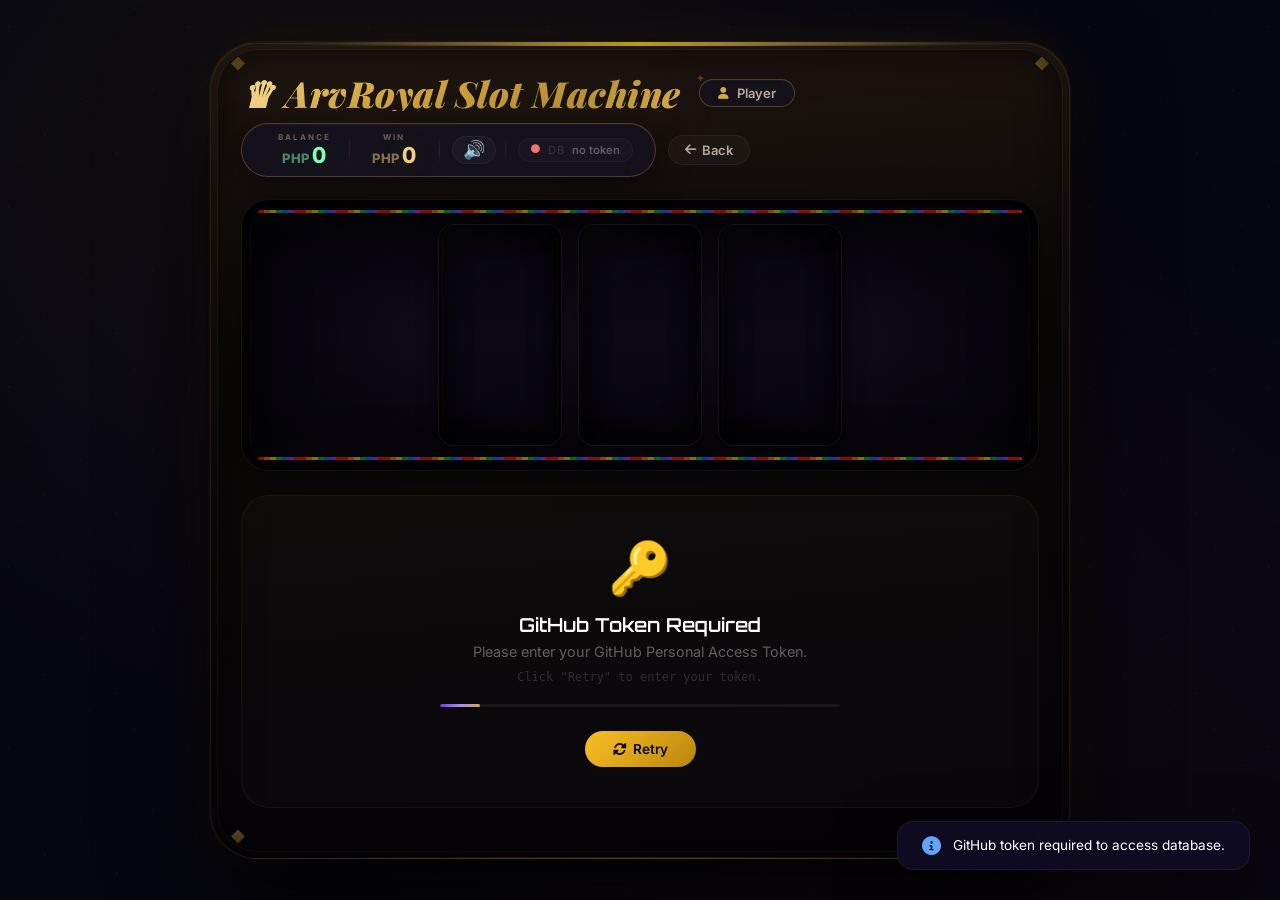
<file: slotmachine.html>
<!DOCTYPE html>
<html lang="en">
<head>
    <meta charset="UTF-8" />
    <meta name="viewport" content="width=device-width, initial-scale=1.0, maximum-scale=1.0, user-scalable=no" />
    <title>🎰 ArvRoyal Spin – Casino Slot</title>

    <link rel="stylesheet" href="https://cdnjs.cloudflare.com/ajax/libs/font-awesome/6.0.0-beta3/css/all.min.css" />
    <link href="https://fonts.googleapis.com/css2?family=Orbitron:wght@400;600;700;900&family=Inter:wght@300;400;500;600;700;800;900&family=Playfair+Display:ital,wght@0,700;0,900;1,700&family=Rajdhani:wght@300;400;500;600;700&display=swap" rel="stylesheet" />

    <style>
        /* ─── CSS CUSTOM PROPERTIES – THEME ─── */
        :root {
            --gold: #d4a847;
            --gold-light: #f0d080;
            --gold-dark: #b8923a;
            --gold-pale: #e8d5a3;
            --gold-gradient: linear-gradient(135deg, #f0d080 0%, #d4a847 30%, #c99a3a 55%, #b8923a 75%, #d4a847 100%);
            --gold-gradient-soft: linear-gradient(135deg, #f6e6b3 0%, #d4a847 50%, #b8923a 100%);
            --ruby-gradient: linear-gradient(135deg, #e74c3c, #c0392b, #a93226);
            --ruby-glow: 0 0 40px rgba(192, 57, 43, 0.3);
            --bg-primary: #06060e;
            --bg-secondary: #0c0a18;
            --bg-panel: rgba(20, 18, 30, 0.8);
            --bg-card: rgba(255, 255, 255, 0.04);
            --text-primary: #f5f0e8;
            --text-secondary: #b8aa9a;
            --text-muted: #6a5f55;
            --border-gold: rgba(212, 168, 71, 0.3);
            --border-glow: rgba(212, 168, 71, 0.15);
            --shadow-heavy: 0 30px 80px rgba(0, 0, 0, 0.95), 0 8px 32px rgba(0, 0, 0, 0.6);
            --shadow-soft: 0 8px 32px rgba(0, 0, 0, 0.5);
            --shadow-gold: 0 0 60px rgba(212, 168, 71, 0.08);
            --radius-xl: 48px;
            --radius-lg: 28px;
            --radius-md: 16px;
            --radius-sm: 10px;
            --radius-xs: 6px;
            --transition-smooth: 0.35s cubic-bezier(0.4, 0, 0.2, 1);
            --transition-bounce: 0.5s cubic-bezier(0.34, 1.56, 0.64, 1);
            --font-display: 'Playfair Display', serif;
            --font-ui: 'Inter', system-ui, -apple-system, sans-serif;
            --font-orbitron: 'Orbitron', monospace;
            --font-rajdhani: 'Rajdhani', sans-serif;
        }

        *,
        *::before,
        *::after {
            margin: 0;
            padding: 0;
            box-sizing: border-box;
        }
        html {
            -webkit-tap-highlight-color: transparent;
        }
        body {
            min-height: 100vh;
            display: flex;
            justify-content: center;
            align-items: center;
            background: var(--bg-primary);
            font-family: var(--font-ui);
            padding: 16px;
            position: relative;
            overflow-x: hidden;
        }

        /* ─── BODY BACKGROUND LAYERS ─── */
        body::before {
            content: '';
            position: fixed;
            inset: 0;
            background:
                radial-gradient(ellipse at 30% 20%, rgba(212, 168, 71, 0.06) 0%, transparent 55%),
                radial-gradient(ellipse at 70% 80%, rgba(192, 57, 43, 0.05) 0%, transparent 50%),
                radial-gradient(ellipse at 50% 50%, rgba(10, 8, 20, 0.8) 0%, var(--bg-primary) 100%);
            pointer-events: none;
            z-index: 0;
        }

        /* ─── ANIMATED SPARKLE GRID ─── */
        body::after {
            content: '';
            position: fixed;
            inset: 0;
            background-image:
                radial-gradient(1px 1px at 5% 15%, rgba(212, 168, 71, 0.20), transparent),
                radial-gradient(1px 1px at 15% 45%, rgba(212, 168, 71, 0.12), transparent),
                radial-gradient(1px 1px at 25% 75%, rgba(212, 168, 71, 0.18), transparent),
                radial-gradient(1px 1px at 35% 10%, rgba(212, 168, 71, 0.10), transparent),
                radial-gradient(1px 1px at 45% 55%, rgba(212, 168, 71, 0.15), transparent),
                radial-gradient(1px 1px at 55% 30%, rgba(212, 168, 71, 0.08), transparent),
                radial-gradient(1px 1px at 65% 85%, rgba(212, 168, 71, 0.20), transparent),
                radial-gradient(1px 1px at 75% 5%, rgba(212, 168, 71, 0.12), transparent),
                radial-gradient(1px 1px at 85% 50%, rgba(212, 168, 71, 0.18), transparent),
                radial-gradient(1px 1px at 95% 70%, rgba(212, 168, 71, 0.10), transparent),
                radial-gradient(1px 1px at 10% 90%, rgba(212, 168, 71, 0.15), transparent),
                radial-gradient(1px 1px at 50% 95%, rgba(212, 168, 71, 0.12), transparent),
                radial-gradient(1px 1px at 90% 25%, rgba(212, 168, 71, 0.14), transparent);
            background-size: 180px 180px;
            pointer-events: none;
            z-index: 0;
            animation: sparkleFloat 18s linear infinite;
            opacity: 0.7;
        }

        @keyframes sparkleFloat {
            0% {
                transform: translateY(0) scale(1);
                opacity: 0.5;
            }
            33% {
                opacity: 0.9;
            }
            66% {
                opacity: 0.6;
            }
            100% {
                transform: translateY(-80px) scale(1.15);
                opacity: 0.5;
            }
        }

        /* ─── FLOATING GOLD PARTICLES ─── */
        .particles-container {
            position: fixed;
            inset: 0;
            pointer-events: none;
            z-index: 0;
            overflow: hidden;
        }
        .particle {
            position: absolute;
            width: 3px;
            height: 3px;
            background: var(--gold);
            border-radius: 50%;
            opacity: 0;
            animation: particleRise 8s ease-in infinite;
            box-shadow: 0 0 6px rgba(212, 168, 71, 0.4);
        }
        .particle:nth-child(1) {
            left: 8%;
            animation-delay: 0s;
            animation-duration: 9s;
        }
        .particle:nth-child(2) {
            left: 18%;
            animation-delay: 2.2s;
            animation-duration: 11s;
        }
        .particle:nth-child(3) {
            left: 28%;
            animation-delay: 4.5s;
            animation-duration: 8s;
        }
        .particle:nth-child(4) {
            left: 38%;
            animation-delay: 1.2s;
            animation-duration: 10s;
        }
        .particle:nth-child(5) {
            left: 48%;
            animation-delay: 3.8s;
            animation-duration: 12s;
        }
        .particle:nth-child(6) {
            left: 58%;
            animation-delay: 0.8s;
            animation-duration: 9.5s;
        }
        .particle:nth-child(7) {
            left: 68%;
            animation-delay: 5.2s;
            animation-duration: 8.5s;
        }
        .particle:nth-child(8) {
            left: 78%;
            animation-delay: 2.8s;
            animation-duration: 10.5s;
        }
        .particle:nth-child(9) {
            left: 88%;
            animation-delay: 4.0s;
            animation-duration: 11.5s;
        }
        .particle:nth-child(10) {
            left: 95%;
            animation-delay: 1.8s;
            animation-duration: 9.8s;
        }
        .particle:nth-child(11) {
            left: 12%;
            animation-delay: 3.2s;
            animation-duration: 10.2s;
        }
        .particle:nth-child(12) {
            left: 42%;
            animation-delay: 5.8s;
            animation-duration: 8.8s;
        }
        .particle:nth-child(13) {
            left: 62%;
            animation-delay: 0.5s;
            animation-duration: 9.2s;
        }
        .particle:nth-child(14) {
            left: 82%;
            animation-delay: 4.8s;
            animation-duration: 10.8s;
        }
        .particle:nth-child(15) {
            left: 52%;
            animation-delay: 2.5s;
            animation-duration: 11.2s;
        }

        @keyframes particleRise {
            0% {
                transform: translateY(100vh) scale(0.5);
                opacity: 0;
            }
            10% {
                opacity: 0.8;
            }
            90% {
                opacity: 0.8;
            }
            100% {
                transform: translateY(-20vh) scale(1.2);
                opacity: 0;
            }
        }

        /* ─── SLOT MACHINE CABINET ─── */
        .slot-machine {
            position: relative;
            z-index: 1;
            max-width: 860px;
            width: 100%;
            background:
                linear-gradient(175deg, #1e1612 0%, #0d0a08 35%, #080507 70%, #050308 100%);
            border-radius: var(--radius-xl);
            padding: 32px 30px 34px;
            box-shadow:
                0 40px 100px rgba(0, 0, 0, 0.95),
                0 0 0 1px rgba(212, 168, 71, 0.08),
                inset 0 1px 0 rgba(255, 255, 255, 0.05),
                inset 0 -2px 0 rgba(0, 0, 0, 0.9),
                var(--shadow-gold);
            backdrop-filter: blur(4px);
            transition: var(--transition-smooth);
            border: 1px solid rgba(212, 168, 71, 0.10);
        }

        /* ─── CABINET TOP GLOW BAR ─── */
        .slot-machine::before {
            content: '';
            position: absolute;
            top: -1px;
            left: 30px;
            right: 30px;
            height: 4px;
            background: linear-gradient(90deg,
                    transparent,
                    rgba(212, 168, 71, 0.1) 10%,
                    var(--gold) 40%,
                    #ffd700 50%,
                    var(--gold) 60%,
                    rgba(212, 168, 71, 0.1) 90%,
                    transparent);
            border-radius: 0 0 50% 50%;
            opacity: 0.7;
            filter: blur(0.5px);
            box-shadow: 0 0 30px rgba(212, 168, 71, 0.15);
        }

        .slot-machine::after {
            content: '';
            position: absolute;
            bottom: -1px;
            left: 50px;
            right: 50px;
            height: 2px;
            background: linear-gradient(90deg,
                    transparent,
                    rgba(212, 168, 71, 0.15) 20%,
                    rgba(212, 168, 71, 0.3) 50%,
                    rgba(212, 168, 71, 0.15) 80%,
                    transparent);
            border-radius: 50% 50% 0 0;
            opacity: 0.6;
        }

        /* ─── CABINET METALLIC EDGE ─── */
        .slot-machine .cabinet-edge {
            position: absolute;
            inset: 6px;
            border-radius: calc(var(--radius-xl) - 6px);
            border: 1px solid rgba(212, 168, 71, 0.04);
            pointer-events: none;
            box-shadow: inset 0 0 40px rgba(0, 0, 0, 0.6);
        }

        .slot-machine .corner-gem {
            position: absolute;
            width: 14px;
            height: 14px;
            background: var(--gold-gradient);
            clip-path: polygon(50% 0%, 100% 50%, 50% 100%, 0% 50%);
            opacity: 0.5;
            filter: blur(0.5px);
            box-shadow: 0 0 12px rgba(212, 168, 71, 0.2);
        }
        .slot-machine .corner-gem.tl {
            top: 14px;
            left: 20px;
        }
        .slot-machine .corner-gem.tr {
            top: 14px;
            right: 20px;
        }
        .slot-machine .corner-gem.bl {
            bottom: 14px;
            left: 20px;
        }
        .slot-machine .corner-gem.br {
            bottom: 14px;
            right: 20px;
        }

        /* ─── TOP BAR ─── */
        .cabinet-top {
            display: flex;
            justify-content: space-between;
            align-items: center;
            margin-bottom: 22px;
            flex-wrap: wrap;
            gap: 12px;
            position: relative;
            z-index: 2;
        }
        .top-left {
            display: flex;
            align-items: center;
            gap: 18px;
            flex-wrap: wrap;
        }
        .title {
            font-family: var(--font-display);
            font-size: 36px;
            font-weight: 900;
            font-style: italic;
            background: var(--gold-gradient);
            -webkit-background-clip: text;
            -webkit-text-fill-color: transparent;
            background-clip: text;
            text-shadow: none;
            filter: drop-shadow(0 0 30px rgba(212, 168, 71, 0.10));
            letter-spacing: 0.5px;
            line-height: 1;
            position: relative;
        }
        .title .icon {
            -webkit-text-fill-color: initial;
            color: #f0d080;
            margin-right: 2px;
        }
        .title::after {
            content: '✦';
            font-size: 10px;
            -webkit-text-fill-color: initial;
            color: var(--gold);
            position: absolute;
            top: -2px;
            right: -24px;
            opacity: 0.3;
            font-style: normal;
            animation: twinkle 3s ease-in-out infinite;
        }
        @keyframes twinkle {
            0%,
            100% {
                opacity: 0.3;
                transform: scale(1);
            }
            50% {
                opacity: 0.8;
                transform: scale(1.2);
            }
        }

        .user-name {
            font-family: var(--font-ui);
            font-size: 13px;
            font-weight: 600;
            color: var(--text-secondary);
            background: var(--bg-panel);
            padding: 5px 18px;
            border-radius: 40px;
            border: 1px solid var(--border-gold);
            backdrop-filter: blur(8px);
            display: flex;
            align-items: center;
            gap: 8px;
            box-shadow: inset 0 1px 0 rgba(255, 255, 255, 0.02);
        }
        .user-name i {
            color: var(--gold);
            font-size: 12px;
        }
        .user-name .user-badge {
            font-size: 9px;
            background: rgba(212, 168, 71, 0.12);
            color: var(--gold-light);
            padding: 0 8px;
            border-radius: 20px;
            font-weight: 700;
            letter-spacing: 0.5px;
            text-transform: uppercase;
        }

        .top-right {
            display: flex;
            align-items: center;
            gap: 12px;
            flex-wrap: wrap;
        }
        .stats {
            display: flex;
            gap: 18px;
            background: var(--bg-panel);
            padding: 6px 22px 6px 26px;
            border-radius: 60px;
            border: 1px solid var(--border-gold);
            backdrop-filter: blur(12px);
            align-items: center;
            box-shadow: inset 0 1px 0 rgba(255, 255, 255, 0.03), var(--shadow-soft);
            flex-wrap: wrap;
            justify-content: center;
        }
        .stat {
            display: flex;
            flex-direction: column;
            align-items: center;
            padding: 2px 0;
            position: relative;
        }
        .stat:not(:last-child)::after {
            content: '';
            position: absolute;
            right: -10px;
            top: 15%;
            height: 70%;
            width: 1px;
            background: linear-gradient(to bottom, transparent, rgba(212, 168, 71, 0.12), transparent);
        }
        .stat .label {
            font-size: 8px;
            font-weight: 700;
            text-transform: uppercase;
            letter-spacing: 2px;
            color: var(--text-muted);
            font-family: var(--font-ui);
        }
        .stat .value {
            font-size: 22px;
            font-weight: 800;
            color: var(--text-primary);
            min-width: 72px;
            text-align: center;
            font-variant-numeric: tabular-nums;
            letter-spacing: 0.5px;
            transition: color 0.3s;
            font-family: var(--font-ui);
        }
        .value.balance {
            color: #7dffb3;
            text-shadow: 0 0 30px rgba(125, 255, 179, 0.12);
        }
        .value.win {
            color: var(--gold-light);
            text-shadow: 0 0 30px rgba(212, 168, 71, 0.15);
        }
        .value.balance.danger {
            color: #ff6a6a;
            text-shadow: 0 0 30px rgba(255, 80, 80, 0.15);
        }
        .stat .value .currency {
            font-size: 13px;
            opacity: 0.5;
            margin-right: 2px;
        }

        .mute-btn {
            background: rgba(255, 255, 255, 0.03);
            border: 1px solid rgba(255, 255, 255, 0.05);
            color: var(--text-secondary);
            font-size: 18px;
            border-radius: 30px;
            padding: 4px 10px;
            cursor: pointer;
            transition: var(--transition-smooth);
            backdrop-filter: blur(4px);
            line-height: 1;
        }
        .mute-btn:hover {
            background: rgba(212, 168, 71, 0.08);
            border-color: var(--gold);
            color: var(--gold);
            transform: scale(1.05);
        }
        .mute-btn:active {
            transform: scale(0.92);
        }

        .back-btn {
            background: rgba(255, 255, 255, 0.03);
            border: 1px solid rgba(255, 255, 255, 0.05);
            color: var(--text-secondary);
            padding: 6px 16px;
            border-radius: 30px;
            cursor: pointer;
            transition: var(--transition-smooth);
            font-family: var(--font-ui);
            font-size: 13px;
            font-weight: 600;
            display: flex;
            align-items: center;
            gap: 6px;
            backdrop-filter: blur(4px);
        }
        .back-btn:hover {
            background: rgba(212, 168, 71, 0.08);
            border-color: var(--gold);
            color: var(--gold);
            transform: scale(1.03);
        }
        .back-btn:active {
            transform: scale(0.94);
        }

        .db-status {
            display: flex;
            align-items: center;
            gap: 8px;
            font-size: 0.7rem;
            color: rgba(255, 255, 255, 0.15);
            padding: 4px 12px;
            border-radius: 100px;
            background: rgba(255, 255, 255, 0.02);
            border: 1px solid rgba(255, 255, 255, 0.03);
            font-family: var(--font-ui);
        }
        .db-status i {
            font-size: 0.55rem;
        }
        .db-status.online i {
            color: #34d399;
        }
        .db-status.offline i {
            color: #f87171;
        }
        .db-status .status-label {
            color: rgba(255, 255, 255, 0.12);
            text-transform: uppercase;
            letter-spacing: 0.5px;
        }
        .db-status .status-value {
            color: rgba(255, 255, 255, 0.3);
            font-weight: 600;
        }

        /* ─── REELS AREA ─── */
        .reels-area {
            position: relative;
            background:
                radial-gradient(ellipse at 50% 50%, #0f0c18, #050308);
            border-radius: var(--radius-lg);
            padding: 24px 16px;
            border: 1px solid rgba(212, 168, 71, 0.08);
            box-shadow:
                inset 0 8px 60px rgba(0, 0, 0, 0.95),
                inset 0 0 80px rgba(0, 0, 0, 0.6),
                0 4px 30px rgba(0, 0, 0, 0.5);
            margin-bottom: 24px;
            overflow: hidden;
        }
        .reels-area::before {
            content: '';
            position: absolute;
            inset: 0;
            background:
                radial-gradient(ellipse at 50% 50%, rgba(212, 168, 71, 0.02), transparent 70%);
            pointer-events: none;
            border-radius: inherit;
        }
        .reels-area::after {
            content: '';
            position: absolute;
            inset: -1px;
            border-radius: var(--radius-lg);
            padding: 1px;
            background: linear-gradient(180deg,
                    rgba(212, 168, 71, 0.10),
                    transparent 25%,
                    transparent 75%,
                    rgba(212, 168, 71, 0.05));
            -webkit-mask: linear-gradient(#fff 0 0) content-box, linear-gradient(#fff 0 0);
            -webkit-mask-composite: xor;
            mask-composite: exclude;
            pointer-events: none;
        }

        /* ─── REEL GLASS OVERLAY ─── */
        .reels-area .glass-overlay {
            position: absolute;
            inset: 8px;
            border-radius: calc(var(--radius-lg) - 8px);
            background: linear-gradient(180deg,
                    rgba(255, 255, 255, 0.01) 0%,
                    transparent 20%,
                    transparent 80%,
                    rgba(255, 255, 255, 0.01) 100%);
            pointer-events: none;
            z-index: 1;
            border: 1px solid rgba(255, 255, 255, 0.02);
        }

        .reel-frame {
            display: flex;
            justify-content: center;
            gap: 16px;
            perspective: 1000px;
            position: relative;
            z-index: 1;
        }
        .reel {
            width: 124px;
            height: 222px;
            background:
                linear-gradient(180deg, #08050e, #0d0a16, #08050e);
            border-radius: var(--radius-md);
            border: 1px solid rgba(212, 168, 71, 0.06);
            box-shadow:
                inset 0 0 60px rgba(0, 0, 0, 0.95),
                inset 0 0 30px rgba(0, 0, 0, 0.8),
                0 4px 20px rgba(0, 0, 0, 0.6);
            overflow: hidden;
            position: relative;
            transition: border-color 0.5s, box-shadow 0.5s, transform 0.3s;
            transform: rotateY(0deg) scale(1);
            transform-style: preserve-3d;
        }
        .reel::before {
            content: '';
            position: absolute;
            inset: 3px;
            border-radius: calc(var(--radius-md) - 4px);
            border: 1px solid rgba(212, 168, 71, 0.03);
            pointer-events: none;
            z-index: 2;
        }
        .reel::after {
            content: '';
            position: absolute;
            inset: 0;
            pointer-events: none;
            z-index: 2;
            background:
                linear-gradient(to bottom,
                    rgba(0, 0, 0, 0.6) 0%,
                    transparent 12%,
                    transparent 88%,
                    rgba(0, 0, 0, 0.6) 100%);
            border-radius: var(--radius-md);
        }

        /* ─── REEL SHINE ─── */
        .reel .reel-shine {
            position: absolute;
            inset: 0;
            background: linear-gradient(135deg,
                    rgba(255, 255, 255, 0.02) 0%,
                    transparent 40%,
                    transparent 60%,
                    rgba(255, 255, 255, 0.01) 100%);
            pointer-events: none;
            z-index: 3;
            border-radius: var(--radius-md);
        }

        .reel.winning {
            border-color: rgba(212, 168, 71, 0.5);
            box-shadow:
                inset 0 0 60px rgba(0, 0, 0, 0.95),
                0 0 40px rgba(212, 168, 71, 0.15),
                0 0 80px rgba(212, 168, 71, 0.05);
            animation: reelWinGlow 0.9s ease-in-out infinite alternate;
        }
        @keyframes reelWinGlow {
            0% {
                border-color: rgba(212, 168, 71, 0.25);
                box-shadow: inset 0 0 60px rgba(0, 0, 0, 0.95), 0 0 30px rgba(212, 168, 71, 0.06);
            }
            100% {
                border-color: rgba(212, 168, 71, 0.6);
                box-shadow: inset 0 0 60px rgba(0, 0, 0, 0.95), 0 0 60px rgba(212, 168, 71, 0.20), 0 0 120px rgba(212, 168, 71, 0.05);
            }
        }

        .reel-strip {
            display: flex;
            flex-direction: column;
            align-items: center;
            will-change: transform;
            transition: filter 0.15s;
            padding: 4px 0;
            position: relative;
            z-index: 1;
        }
        .reel-strip .symbol {
            width: 100%;
            height: 74px;
            display: flex;
            align-items: center;
            justify-content: center;
            font-size: 50px;
            flex-shrink: 0;
            user-select: none;
            position: relative;
            font-family: 'Segoe UI Emoji', 'Apple Color Emoji', sans-serif;
            transition: transform 0.2s;
            text-shadow: 0 0 30px rgba(255, 200, 100, 0.04);
        }
        .reel-strip .symbol::after {
            content: '';
            position: absolute;
            bottom: 0;
            left: 15%;
            right: 15%;
            height: 1px;
            background: linear-gradient(90deg, transparent, rgba(212, 168, 71, 0.04), transparent);
        }
        .reel-strip .symbol:last-child::after {
            display: none;
        }
        .reel-strip .symbol.bar-symbol {
            font-weight: 900;
            font-size: 34px;
            background: var(--gold-gradient);
            -webkit-background-clip: text;
            -webkit-text-fill-color: transparent;
            background-clip: text;
            text-shadow: none;
            filter: drop-shadow(0 0 20px rgba(212, 168, 71, 0.12));
            letter-spacing: 4px;
        }

        .reel.spinning .reel-strip {
            filter: blur(1.5px);
        }
        .reel.spinning {
            border-color: rgba(212, 168, 71, 0.12);
        }

        .reel.winning .reel-strip .symbol {
            animation: symbolPulse 0.7s ease-in-out infinite alternate;
        }
        @keyframes symbolPulse {
            0% {
                transform: scale(1);
                text-shadow: 0 0 20px rgba(212, 168, 71, 0.05);
            }
            100% {
                transform: scale(1.12);
                text-shadow: 0 0 50px rgba(212, 168, 71, 0.4), 0 0 100px rgba(212, 168, 71, 0.10);
            }
        }

        /* ─── LED STRIP ─── */
        .led-strip {
            position: absolute;
            left: 16px;
            right: 16px;
            height: 3px;
            border-radius: 4px;
            opacity: 0.5;
            z-index: 3;
            overflow: hidden;
            pointer-events: none;
        }
        .led-strip::before {
            content: '';
            position: absolute;
            inset: 0;
            background: repeating-linear-gradient(90deg,
                    #ff1a1a 0px, #ff1a1a 6px,
                    #ff8800 6px, #ff8800 12px,
                    #ffdd00 12px, #ffdd00 18px,
                    #00cc44 18px, #00cc44 24px,
                    #0088ff 24px, #0088ff 30px,
                    #aa44ff 30px, #aa44ff 36px,
                    #ff1a1a 36px, #ff1a1a 42px);
            background-size: 42px 100%;
            animation: ledScroll 1.8s linear infinite;
        }
        .led-strip.top {
            top: 10px;
        }
        .led-strip.bottom {
            bottom: 10px;
        }
        @keyframes ledScroll {
            0% {
                transform: translateX(0);
            }
            100% {
                transform: translateX(-42px);
            }
        }
        .led-strip::after {
            content: '';
            position: absolute;
            inset: 0;
            background: linear-gradient(90deg, transparent, rgba(212, 168, 71, 0.12), transparent);
            filter: blur(4px);
            opacity: 0.5;
        }

        /* ─── CONTROLS ─── */
        .controls {
            display: flex;
            flex-wrap: wrap;
            align-items: center;
            justify-content: center;
            gap: 16px;
            margin-bottom: 18px;
        }
        .bet-section {
            display: flex;
            align-items: center;
            gap: 6px;
            background: var(--bg-panel);
            padding: 4px 14px 4px 8px;
            border-radius: 60px;
            border: 1px solid var(--border-gold);
            backdrop-filter: blur(12px);
            box-shadow: inset 0 1px 0 rgba(255, 255, 255, 0.02), var(--shadow-soft);
        }
        .bet-label {
            color: var(--text-muted);
            font-size: 10px;
            font-weight: 700;
            text-transform: uppercase;
            letter-spacing: 1.5px;
            padding: 0 6px 0 4px;
            font-family: var(--font-ui);
        }
        .bet-btn {
            width: 36px;
            height: 36px;
            border-radius: 50%;
            border: none;
            background: rgba(255, 255, 255, 0.03);
            color: var(--text-secondary);
            font-size: 16px;
            font-weight: 700;
            cursor: pointer;
            transition: var(--transition-smooth);
            border: 1px solid rgba(255, 255, 255, 0.04);
            display: flex;
            align-items: center;
            justify-content: center;
            font-family: var(--font-ui);
        }
        .bet-btn:hover {
            background: rgba(212, 168, 71, 0.08);
            border-color: rgba(212, 168, 71, 0.2);
            color: var(--gold);
            transform: scale(1.06);
        }
        .bet-btn:active {
            transform: scale(0.90);
        }
        .bet-display {
            color: var(--text-primary);
            font-size: 22px;
            font-weight: 800;
            min-width: 68px;
            text-align: center;
            font-variant-numeric: tabular-nums;
            background: rgba(0, 0, 0, 0.35);
            padding: 2px 12px;
            border-radius: var(--radius-sm);
            border: 1px solid rgba(255, 255, 255, 0.04);
            letter-spacing: 0.5px;
            font-family: var(--font-ui);
        }
        .max-btn {
            padding: 6px 18px;
            border-radius: 30px;
            border: 1px solid rgba(255, 255, 255, 0.05);
            background: rgba(255, 255, 255, 0.02);
            color: var(--text-secondary);
            font-weight: 700;
            font-size: 11px;
            cursor: pointer;
            transition: var(--transition-smooth);
            font-family: var(--font-ui);
            letter-spacing: 0.8px;
            text-transform: uppercase;
        }
        .max-btn:hover {
            background: rgba(212, 168, 71, 0.08);
            border-color: var(--gold);
            color: var(--gold);
            transform: scale(1.04);
        }
        .max-btn:active {
            transform: scale(0.94);
        }

        .spin-btn {
            padding: 14px 48px;
            border: none;
            border-radius: 60px;
            font-size: 24px;
            font-weight: 800;
            color: #fff;
            background: var(--ruby-gradient);
            cursor: pointer;
            transition: var(--transition-smooth);
            box-shadow:
                0 6px 30px rgba(192, 57, 43, 0.35),
                0 2px 10px rgba(0, 0, 0, 0.3),
                inset 0 1px 0 rgba(255, 255, 255, 0.10);
            letter-spacing: 1px;
            display: flex;
            align-items: center;
            gap: 12px;
            border: 1px solid rgba(255, 255, 255, 0.06);
            position: relative;
            overflow: hidden;
            font-family: var(--font-ui);
            text-transform: uppercase;
        }
        .spin-btn::before {
            content: '';
            position: absolute;
            inset: 0;
            background: linear-gradient(135deg,
                    rgba(255, 255, 255, 0.12) 0%,
                    transparent 40%,
                    transparent 60%,
                    rgba(255, 255, 255, 0.04) 100%);
            pointer-events: none;
            border-radius: inherit;
        }
        .spin-btn:hover:not(:disabled) {
            transform: translateY(-3px) scale(1.02);
            box-shadow:
                0 10px 50px rgba(192, 57, 43, 0.5),
                0 4px 20px rgba(0, 0, 0, 0.4),
                var(--ruby-glow);
        }
        .spin-btn:active:not(:disabled) {
            transform: scale(0.95);
            box-shadow: 0 4px 20px rgba(192, 57, 43, 0.3);
        }
        .spin-btn:disabled {
            opacity: 0.4;
            cursor: not-allowed;
            transform: none;
            box-shadow: 0 4px 16px rgba(192, 57, 43, 0.05);
        }
        .spin-btn .spin-icon {
            font-size: 30px;
            line-height: 1;
        }
        .spin-btn:not(:disabled)::after {
            content: '';
            position: absolute;
            inset: -3px;
            border-radius: 64px;
            background: linear-gradient(135deg,
                    var(--gold),
                    transparent 35%,
                    transparent 65%,
                    var(--gold));
            z-index: -1;
            opacity: 0;
            transition: var(--transition-smooth);
            padding: 2px;
            -webkit-mask: linear-gradient(#fff 0 0) content-box, linear-gradient(#fff 0 0);
            -webkit-mask-composite: xor;
            mask-composite: exclude;
        }
        .spin-btn:not(:disabled):hover::after {
            opacity: 0.5;
        }

        /* ─── MESSAGE AREA ─── */
        .message-area {
            text-align: center;
            min-height: 48px;
            display: flex;
            align-items: center;
            justify-content: center;
            margin-bottom: 14px;
        }
        .message {
            font-size: 20px;
            font-weight: 700;
            padding: 4px 30px;
            border-radius: 60px;
            background: var(--bg-panel);
            backdrop-filter: blur(8px);
            border: 1px solid rgba(255, 255, 255, 0.04);
            transition: var(--transition-smooth);
            font-family: var(--font-ui);
            letter-spacing: 0.3px;
            min-height: 46px;
            display: flex;
            align-items: center;
            gap: 10px;
            box-shadow: inset 0 1px 0 rgba(255, 255, 255, 0.02);
        }
        .message.win {
            color: var(--gold-light);
            border-color: rgba(212, 168, 71, 0.2);
            background: rgba(212, 168, 71, 0.06);
            text-shadow: 0 0 40px rgba(212, 168, 71, 0.08);
            animation: msgWin 0.5s var(--transition-bounce);
        }
        .message.lose {
            color: #ff6a6a;
            border-color: rgba(255, 80, 80, 0.12);
            background: rgba(255, 80, 80, 0.04);
        }
        .message.info {
            color: #8ab8ff;
            border-color: rgba(138, 184, 255, 0.06);
            background: rgba(138, 184, 255, 0.02);
        }
        .message.jackpot {
            color: #ffd700;
            border-color: rgba(255, 215, 0, 0.25);
            background: rgba(255, 215, 0, 0.06);
            text-shadow: 0 0 60px rgba(255, 215, 0, 0.15);
            animation: msgJackpot 0.6s var(--transition-bounce);
        }
        @keyframes msgWin {
            0% {
                transform: scale(0.8) rotate(-2deg);
                opacity: 0;
            }
            100% {
                transform: scale(1) rotate(0deg);
                opacity: 1;
            }
        }
        @keyframes msgJackpot {
            0% {
                transform: scale(0.5) rotate(-5deg);
                opacity: 0;
            }
            50% {
                transform: scale(1.15) rotate(2deg);
            }
            100% {
                transform: scale(1) rotate(0deg);
                opacity: 1;
            }
        }

        /* ─── BOTTOM PANEL ─── */
        .bottom-panel {
            display: flex;
            flex-wrap: wrap;
            gap: 16px;
            margin-top: 4px;
        }
        .history-box {
            flex: 2;
            min-width: 180px;
            background: var(--bg-panel);
            border-radius: var(--radius-md);
            padding: 12px 18px 10px;
            border: 1px solid rgba(255, 255, 255, 0.03);
            max-height: 136px;
            overflow-y: auto;
            backdrop-filter: blur(8px);
            box-shadow: inset 0 1px 0 rgba(255, 255, 255, 0.02);
        }
        .history-box::-webkit-scrollbar {
            width: 3px;
        }
        .history-box::-webkit-scrollbar-track {
            background: transparent;
        }
        .history-box::-webkit-scrollbar-thumb {
            background: rgba(212, 168, 71, 0.15);
            border-radius: 10px;
        }
        .history-box::-webkit-scrollbar-thumb:hover {
            background: rgba(212, 168, 71, 0.25);
        }
        .history-header {
            display: flex;
            justify-content: space-between;
            align-items: center;
            color: var(--text-muted);
            font-size: 10px;
            font-weight: 700;
            text-transform: uppercase;
            letter-spacing: 1.8px;
            margin-bottom: 6px;
            font-family: var(--font-ui);
        }
        .history-header span {
            display: flex;
            align-items: center;
            gap: 6px;
        }
        .clear-btn {
            background: none;
            border: none;
            color: var(--text-muted);
            cursor: pointer;
            font-size: 14px;
            padding: 2px 6px;
            transition: var(--transition-smooth);
            border-radius: 6px;
            line-height: 1;
        }
        .clear-btn:hover {
            color: #ff6a6a;
            background: rgba(255, 80, 80, 0.06);
        }
        .history-list {
            list-style: none;
            font-size: 13px;
            color: var(--text-secondary);
            font-family: var(--font-ui);
        }
        .history-list li {
            padding: 4px 0;
            border-bottom: 1px solid rgba(255, 255, 255, 0.02);
            display: flex;
            justify-content: space-between;
            gap: 12px;
            align-items: center;
            animation: historyFade 0.3s ease;
        }
        .history-list li:last-child {
            border-bottom: none;
        }
        @keyframes historyFade {
            0% {
                opacity: 0;
                transform: translateY(-6px);
            }
            100% {
                opacity: 1;
                transform: translateY(0);
            }
        }
        .history-list li .h-symbols {
            color: var(--text-primary);
            letter-spacing: 2px;
            font-weight: 500;
            font-size: 14px;
        }
        .history-list li .h-result {
            font-weight: 700;
            font-size: 12px;
            padding: 1px 12px;
            border-radius: 20px;
            background: rgba(255, 255, 255, 0.02);
        }
        .history-list li .h-result.win {
            color: #7dffb3;
            background: rgba(125, 255, 179, 0.06);
        }
        .history-list li .h-result.lose {
            color: #ff6a6a;
            background: rgba(255, 80, 80, 0.04);
        }
        .history-list li .h-result.jackpot {
            color: #ffd700;
            background: rgba(255, 215, 0, 0.08);
            animation: jackpotPulse 1s ease-in-out infinite;
        }
        @keyframes jackpotPulse {
            0%,
            100% {
                transform: scale(1);
            }
            50% {
                transform: scale(1.05);
            }
        }
        .history-list li.empty {
            color: var(--text-muted);
            font-style: italic;
            justify-content: center;
            padding: 10px 0;
            font-size: 12px;
            border-bottom: none;
            animation: none;
        }

        .db-buttons {
            flex: 1;
            min-width: 120px;
            display: flex;
            flex-direction: column;
            gap: 6px;
            justify-content: flex-end;
        }

        /* ─── TOP-UP BUTTON – hidden by default ─── */
        .topup-btn {
            display: none;
            background: none;
            border: none;
            color: #7dffb3;
            font-size: 16px;
            font-weight: 700;
            cursor: pointer;
            transition: var(--transition-smooth);
            padding: 4px 8px;
            border-radius: var(--radius-sm);
            font-family: var(--font-ui);
            align-items: center;
            justify-content: center;
            gap: 4px;
            width: 100%;
        }
        .topup-btn.show {
            display: inline-flex;
        }
        .topup-btn:hover {
            background: rgba(125, 255, 179, 0.04);
            transform: scale(1.02);
            color: #b3ffd9;
        }
        .topup-btn:active {
            transform: scale(0.94);
        }

        /* ─── AUTH OVERLAY ─── */
        .auth-overlay {
            display: none;
            position: fixed;
            inset: 0;
            z-index: 9999;
            background: rgba(11, 7, 25, 0.94);
            backdrop-filter: blur(20px);
            flex-direction: column;
            align-items: center;
            justify-content: center;
            text-align: center;
            padding: 40px 24px;
        }
        .auth-overlay.show {
            display: flex;
        }
        .auth-overlay .lock-icon {
            font-size: 4.5rem;
            color: rgba(251, 191, 36, 0.15);
            margin-bottom: 20px;
            animation: lockPulse 3s ease-in-out infinite;
        }
        @keyframes lockPulse {
            0%,
            100% {
                transform: scale(1);
                opacity: 0.8;
            }
            50% {
                transform: scale(1.08);
                opacity: 1;
            }
        }
        .auth-overlay h2 {
            font-family: var(--font-orbitron);
            font-weight: 700;
            font-size: 1.8rem;
            color: #fff;
            margin-bottom: 8px;
            letter-spacing: 1px;
        }
        .auth-overlay h2 span {
            color: var(--gold-light);
        }
        .auth-overlay p {
            color: rgba(255, 255, 255, 0.25);
            font-size: 0.95rem;
            max-width: 420px;
            margin-bottom: 30px;
            line-height: 1.6;
        }
        .auth-overlay .btn-login-now {
            padding: 14px 48px;
            border-radius: 16px;
            background: linear-gradient(135deg, #fbbf24, #b8860b);
            border: none;
            color: #0b0719;
            font-weight: 700;
            font-size: 1rem;
            cursor: pointer;
            transition: 0.3s;
            font-family: var(--font-ui);
            display: inline-flex;
            align-items: center;
            gap: 10px;
            box-shadow: 0 8px 30px rgba(251, 191, 36, 0.15);
        }
        .auth-overlay .btn-login-now:hover {
            transform: scale(1.04);
            box-shadow: 0 8px 50px rgba(251, 191, 36, 0.25);
        }

        /* ─── STATUS CARD ─── */
        #statusCard {
            display: none;
            text-align: center;
            padding: 40px 20px;
            border-radius: 28px;
            border: 1px solid rgba(255, 215, 0, 0.05);
            background: rgba(255, 255, 255, 0.02);
            margin: 10px 0 16px;
            transition: 0.3s;
            min-height: 260px;
            flex-direction: column;
            justify-content: center;
            align-items: center;
        }
        #statusCard .status-icon {
            font-size: 3.2rem;
            display: block;
            margin-bottom: 14px;
        }
        #statusCard .status-icon.spinning {
            animation: spin 1.2s linear infinite;
        }
        @keyframes spin {
            to {
                transform: rotate(360deg);
            }
        }
        #statusCard .status-title {
            color: #fff;
            font-size: 1.2rem;
            font-weight: 600;
            font-family: var(--font-orbitron);
        }
        #statusCard .status-desc {
            color: rgba(255, 255, 255, 0.35);
            font-size: 0.9rem;
            margin-top: 6px;
        }
        #statusCard .status-detail {
            color: rgba(255, 255, 255, 0.15);
            font-size: 0.75rem;
            margin-top: 10px;
            font-family: monospace;
            word-break: break-all;
        }
        #statusCard .progress-bar {
            width: 100%;
            max-width: 400px;
            height: 3px;
            background: rgba(255, 255, 255, 0.05);
            border-radius: 10px;
            margin-top: 20px;
            overflow: hidden;
        }
        #statusCard .progress-bar .fill {
            height: 100%;
            width: 0%;
            background: linear-gradient(90deg, #7c3aed, #a78bfa, var(--gold));
            border-radius: 10px;
            transition: width 0.4s ease;
        }
        #statusCard .retry-area {
            margin-top: 24px;
            display: flex;
            gap: 12px;
            justify-content: center;
            flex-wrap: wrap;
        }
        #statusCard .retry-area .btn-sm {
            padding: 10px 28px;
            border-radius: 100px;
            border: none;
            font-weight: 600;
            font-size: 0.85rem;
            cursor: pointer;
            transition: 0.3s;
            font-family: var(--font-ui);
        }
        #statusCard .retry-area .btn-sm-primary {
            background: linear-gradient(135deg, #fbbf24, #b8860b);
            color: #0b0719;
        }
        #statusCard .retry-area .btn-sm-primary:hover {
            transform: scale(1.04);
            box-shadow: 0 8px 30px rgba(251, 191, 36, 0.25);
        }
        #statusCard .retry-area .btn-sm-outline {
            background: transparent;
            border: 1px solid rgba(255, 255, 255, 0.10);
            color: rgba(255, 255, 255, 0.5);
        }
        #statusCard .retry-area .btn-sm-outline:hover {
            background: rgba(255, 255, 255, 0.04);
            border-color: rgba(167, 139, 250, 0.3);
            color: #fff;
        }

        /* ─── TOP-UP MODAL ─── */
        .modal-overlay {
            display: none;
            position: fixed;
            inset: 0;
            background: rgba(0, 0, 0, 0.7);
            backdrop-filter: blur(12px);
            z-index: 1000;
            justify-content: center;
            align-items: center;
        }
        .modal-overlay.active {
            display: flex;
        }
        .modal {
            background: rgba(20, 16, 45, 0.97);
            border: 1px solid rgba(255, 215, 0, 0.06);
            border-radius: 28px;
            padding: 34px 38px;
            max-width: 420px;
            width: 90%;
            box-shadow: 0 40px 100px rgba(0, 0, 0, 0.8);
            backdrop-filter: blur(20px);
        }
        .modal h2 {
            font-family: var(--font-orbitron);
            font-weight: 700;
            font-size: 1.2rem;
            color: #fff;
            margin-bottom: 20px;
            display: flex;
            align-items: center;
            gap: 10px;
        }
        .modal h2 i {
            color: #fbbf24;
        }
        .modal .form-group {
            margin-bottom: 16px;
        }
        .modal .form-group label {
            display: block;
            font-size: 0.7rem;
            text-transform: uppercase;
            letter-spacing: 0.8px;
            color: rgba(255, 255, 255, 0.15);
            margin-bottom: 4px;
            font-weight: 600;
        }
        .modal .form-group input {
            width: 100%;
            padding: 12px 16px;
            border-radius: 12px;
            background: rgba(255, 255, 255, 0.03);
            border: 1px solid rgba(255, 255, 255, 0.05);
            color: #fff;
            font-size: 0.95rem;
            outline: none;
            transition: 0.3s;
            font-family: var(--font-ui);
        }
        .modal .form-group input:focus {
            border-color: rgba(251, 191, 36, 0.2);
            background: rgba(255, 255, 255, 0.05);
        }
        .modal .form-group .input-hint {
            font-size: 0.7rem;
            color: rgba(255, 255, 255, 0.08);
            margin-top: 4px;
        }
        .modal .form-actions {
            display: flex;
            gap: 12px;
            margin-top: 24px;
            justify-content: flex-end;
        }
        .modal .form-actions button {
            padding: 10px 24px;
            border-radius: 100px;
            border: none;
            font-weight: 600;
            font-size: 0.85rem;
            cursor: pointer;
            transition: 0.3s;
            font-family: var(--font-ui);
        }
        .modal .form-actions .btn-cancel {
            background: rgba(255, 255, 255, 0.04);
            color: rgba(255, 255, 255, 0.3);
        }
        .modal .form-actions .btn-cancel:hover {
            background: rgba(255, 255, 255, 0.08);
        }
        .modal .form-actions .btn-save {
            background: linear-gradient(135deg, #34d399, #059669);
            color: #0b0719;
        }
        .modal .form-actions .btn-save:hover {
            transform: scale(1.02);
            box-shadow: 0 8px 30px rgba(52, 211, 153, 0.2);
        }

        /* ─── TOAST ─── */
        .toast {
            position: fixed;
            bottom: 30px;
            right: 30px;
            padding: 14px 24px;
            border-radius: 16px;
            background: rgba(15, 12, 35, 0.95);
            backdrop-filter: blur(20px);
            border: 1px solid rgba(255, 255, 255, 0.05);
            box-shadow: 0 20px 60px rgba(0, 0, 0, 0.6);
            display: flex;
            align-items: center;
            gap: 12px;
            font-size: 0.85rem;
            color: #fff;
            transform: translateY(80px);
            opacity: 0;
            transition: all 0.4s cubic-bezier(0.22, 1, 0.36, 1);
            z-index: 999;
            max-width: 420px;
            pointer-events: none;
        }
        .toast.show {
            transform: translateY(0);
            opacity: 1;
            pointer-events: auto;
        }
        .toast i {
            font-size: 1.2rem;
        }
        .toast.success i {
            color: #34d399;
        }
        .toast.error i {
            color: #f87171;
        }
        .toast.info i {
            color: #60a5fa;
        }
        .toast.warning i {
            color: #fbbf24;
        }

        /* ─── RESPONSIVE ─── */
        @media (max-width: 820px) {
            .slot-machine {
                padding: 24px 20px 26px;
                border-radius: 40px;
            }
            .title {
                font-size: 28px;
            }
            .title::after {
                display: none;
            }
            .stats {
                padding: 4px 14px 4px 18px;
                gap: 10px;
            }
            .stat .value {
                font-size: 19px;
                min-width: 56px;
            }
            .stat .label {
                font-size: 8px;
                letter-spacing: 1.4px;
            }
            .reel {
                width: 100px;
                height: 186px;
            }
            .reel-strip .symbol {
                height: 62px;
                font-size: 40px;
            }
            .reel-strip .symbol.bar-symbol {
                font-size: 28px;
            }
            .reel-frame {
                gap: 10px;
            }
            .spin-btn {
                padding: 12px 32px;
                font-size: 20px;
            }
            .spin-btn .spin-icon {
                font-size: 22px;
            }
            .message {
                font-size: 17px;
                padding: 3px 20px;
                min-height: 38px;
            }
            .controls {
                gap: 10px;
            }
            .bet-display {
                font-size: 19px;
                min-width: 54px;
            }
            .slot-machine .corner-gem {
                width: 10px;
                height: 10px;
            }
            .slot-machine .corner-gem.tl,
            .slot-machine .corner-gem.tr {
                top: 10px;
            }
            .slot-machine .corner-gem.bl,
            .slot-machine .corner-gem.br {
                bottom: 10px;
            }
            .slot-machine .corner-gem.tl,
            .slot-machine .corner-gem.bl {
                left: 14px;
            }
            .slot-machine .corner-gem.tr,
            .slot-machine .corner-gem.br {
                right: 14px;
            }
            .top-left {
                gap: 10px;
            }
            .user-name {
                font-size: 12px;
                padding: 3px 14px;
            }
            .back-btn {
                font-size: 12px;
                padding: 4px 12px;
            }
            #statusCard {
                min-height: 200px;
                padding: 30px 16px;
            }
            #statusCard .status-icon {
                font-size: 2.4rem;
            }
            #statusCard .status-title {
                font-size: 1rem;
            }
            .reels-area {
                padding: 18px 12px;
            }
            .led-strip {
                left: 12px;
                right: 12px;
            }
        }
        @media (max-width: 640px) {
            .slot-machine {
                padding: 18px 14px 20px;
                border-radius: 32px;
                border-width: 1px;
            }
            .slot-machine::before {
                left: 20px;
                right: 20px;
                height: 2px;
            }
            .slot-machine::after {
                left: 30px;
                right: 30px;
                height: 1px;
            }
            .slot-machine .cabinet-edge {
                inset: 4px;
                border-radius: calc(32px - 4px);
            }
            .cabinet-top {
                flex-direction: column;
                align-items: stretch;
                gap: 10px;
                margin-bottom: 14px;
            }
            .top-left {
                justify-content: center;
                flex-wrap: wrap;
            }
            .title {
                font-size: 24px;
                text-align: center;
            }
            .title::after {
                display: none;
            }
            .top-right {
                justify-content: center;
                flex-wrap: wrap;
            }
            .stats {
                padding: 4px 12px 4px 16px;
                gap: 8px;
                border-radius: 40px;
                width: 100%;
                justify-content: space-around;
            }
            .stat:not(:last-child)::after {
                display: none;
            }
            .stat .value {
                font-size: 17px;
                min-width: 44px;
            }
            .stat .label {
                font-size: 7px;
                letter-spacing: 1px;
            }
            .stat .value .currency {
                font-size: 11px;
            }
            .reels-area {
                padding: 14px 8px;
                border-radius: 20px;
                margin-bottom: 16px;
            }
            .reel {
                width: 76px;
                height: 144px;
                border-radius: var(--radius-sm);
            }
            .reel::before {
                inset: 2px;
                border-radius: calc(var(--radius-sm) - 3px);
            }
            .reel-strip .symbol {
                height: 48px;
                font-size: 30px;
            }
            .reel-strip .symbol.bar-symbol {
                font-size: 20px;
                letter-spacing: 1px;
            }
            .reel-strip .symbol::after {
                left: 10%;
                right: 10%;
            }
            .reel-frame {
                gap: 6px;
            }
            .led-strip {
                left: 6px;
                right: 6px;
                height: 2px;
            }
            .led-strip.top {
                top: 6px;
            }
            .led-strip.bottom {
                bottom: 6px;
            }
            .led-strip::before {
                background-size: 36px 100%;
            }
            @keyframes ledScroll {
                0% {
                    transform: translateX(0);
                }
                100% {
                    transform: translateX(-36px);
                }
            }
            .controls {
                gap: 8px;
                flex-direction: column;
                align-items: stretch;
            }
            .bet-section {
                justify-content: center;
                padding: 4px 10px 4px 6px;
                border-radius: 40px;
                flex-wrap: nowrap;
            }
            .bet-label {
                font-size: 10px;
                letter-spacing: 0.8px;
            }
            .bet-btn {
                width: 30px;
                height: 30px;
                font-size: 14px;
            }
            .bet-display {
                font-size: 17px;
                min-width: 48px;
                padding: 1px 8px;
            }
            .max-btn {
                padding: 4px 12px;
                font-size: 10px;
            }
            .spin-btn {
                padding: 12px 24px;
                font-size: 18px;
                justify-content: center;
                border-radius: 40px;
            }
            .spin-btn .spin-icon {
                font-size: 20px;
            }
            .message-area {
                min-height: 36px;
                margin-bottom: 8px;
            }
            .message {
                font-size: 15px;
                padding: 2px 16px;
                min-height: 34px;
                border-radius: 40px;
                gap: 6px;
                width: 100%;
                justify-content: center;
            }
            .bottom-panel {
                flex-direction: column;
                gap: 10px;
            }
            .history-box {
                max-height: 100px;
                padding: 8px 12px 6px;
                border-radius: var(--radius-sm);
                min-width: unset;
            }
            .history-header {
                font-size: 10px;
                letter-spacing: 1.2px;
            }
            .history-list {
                font-size: 12px;
            }
            .history-list li {
                padding: 3px 0;
            }
            .history-list li .h-result {
                font-size: 10px;
                padding: 0 8px;
            }
            .db-buttons {
                flex-direction: row;
                flex-wrap: wrap;
                gap: 4px;
                min-width: unset;
                justify-content: center;
            }
            .topup-btn {
                font-size: 14px;
                padding: 4px 8px;
                flex: 1;
                min-width: 60px;
            }
            .slot-machine .corner-gem {
                display: none;
            }
            .user-name {
                font-size: 11px;
                padding: 2px 12px;
            }
            .back-btn {
                font-size: 11px;
                padding: 3px 10px;
            }
            #statusCard {
                min-height: 180px;
                padding: 24px 14px;
            }
            #statusCard .status-icon {
                font-size: 2rem;
            }
            #statusCard .status-title {
                font-size: 0.95rem;
            }
            #statusCard .status-desc {
                font-size: 0.8rem;
            }
            #statusCard .retry-area .btn-sm {
                padding: 8px 18px;
                font-size: 0.75rem;
            }
            .reels-area .glass-overlay {
                inset: 4px;
                border-radius: calc(20px - 4px);
            }
        }
        @media (max-width: 400px) {
            .slot-machine {
                padding: 12px 10px 16px;
                border-radius: 24px;
            }
            .title {
                font-size: 20px;
            }
            .stats {
                padding: 3px 8px;
                gap: 4px;
                border-radius: 30px;
            }
            .stat .value {
                font-size: 15px;
                min-width: 36px;
            }
            .stat .label {
                font-size: 6px;
                letter-spacing: 0.6px;
            }
            .reel {
                width: 60px;
                height: 114px;
            }
            .reel-strip .symbol {
                height: 38px;
                font-size: 24px;
            }
            .reel-strip .symbol.bar-symbol {
                font-size: 16px;
            }
            .reel-frame {
                gap: 4px;
            }
            .reels-area {
                padding: 10px 6px;
                border-radius: 16px;
            }
            .spin-btn {
                padding: 10px 16px;
                font-size: 16px;
            }
            .spin-btn .spin-icon {
                font-size: 16px;
            }
            .bet-display {
                font-size: 15px;
                min-width: 40px;
                padding: 1px 6px;
            }
            .bet-btn {
                width: 26px;
                height: 26px;
                font-size: 12px;
            }
            .bet-label {
                font-size: 8px;
            }
            .max-btn {
                font-size: 9px;
                padding: 3px 8px;
            }
            .message {
                font-size: 13px;
                padding: 2px 12px;
                min-height: 30px;
            }
            .history-box {
                max-height: 80px;
                padding: 6px 10px 4px;
            }
            .history-list {
                font-size: 11px;
            }
            .topup-btn {
                font-size: 12px;
            }
            .led-strip {
                display: none;
            }
            .user-name {
                font-size: 10px;
                padding: 2px 8px;
            }
            .back-btn {
                font-size: 10px;
                padding: 2px 8px;
            }
            #statusCard {
                min-height: 160px;
                padding: 20px 12px;
            }
            #statusCard .status-icon {
                font-size: 1.8rem;
            }
            #statusCard .status-title {
                font-size: 0.85rem;
            }
        }
        @media (max-height: 600px) and (orientation: landscape) {
            .slot-machine {
                padding: 12px 16px 14px;
                border-radius: 28px;
            }
            .cabinet-top {
                margin-bottom: 8px;
                flex-direction: row;
                flex-wrap: wrap;
            }
            .title {
                font-size: 22px;
            }
            .stats {
                padding: 2px 12px;
                gap: 8px;
            }
            .stat .value {
                font-size: 16px;
                min-width: 40px;
            }
            .reels-area {
                padding: 10px 8px;
                margin-bottom: 10px;
                border-radius: 16px;
            }
            .reel {
                width: 70px;
                height: 120px;
            }
            .reel-strip .symbol {
                height: 40px;
                font-size: 28px;
            }
            .reel-strip .symbol.bar-symbol {
                font-size: 18px;
            }
            .reel-frame {
                gap: 6px;
            }
            .controls {
                gap: 6px;
                flex-direction: row;
                flex-wrap: wrap;
            }
            .spin-btn {
                padding: 8px 20px;
                font-size: 16px;
            }
            .spin-btn .spin-icon {
                font-size: 18px;
            }
            .bet-display {
                font-size: 16px;
                min-width: 40px;
            }
            .message {
                font-size: 14px;
                min-height: 30px;
                padding: 2px 14px;
            }
            .bottom-panel {
                flex-direction: row;
            }
            .history-box {
                max-height: 70px;
            }
            .led-strip {
                display: none;
            }
            .slot-machine .corner-gem {
                display: none;
            }
            .user-name {
                font-size: 12px;
                padding: 2px 10px;
            }
            .back-btn {
                font-size: 12px;
                padding: 4px 10px;
            }
            #statusCard {
                min-height: 140px;
                padding: 20px 16px;
            }
            .reels-area .glass-overlay {
                inset: 4px;
                border-radius: calc(16px - 4px);
            }
        }
        ::-webkit-scrollbar {
            width: 4px;
            height: 4px;
        }
        ::-webkit-scrollbar-track {
            background: rgba(0, 0, 0, 0.2);
        }
        ::-webkit-scrollbar-thumb {
            background: rgba(212, 168, 71, 0.12);
            border-radius: 10px;
        }
        ::-webkit-scrollbar-thumb:hover {
            background: rgba(212, 168, 71, 0.20);
        }
        ::selection {
            background: rgba(212, 168, 71, 0.15);
            color: var(--gold-light);
        }
        button:focus-visible,
        .bet-btn:focus-visible,
        .spin-btn:focus-visible,
        .max-btn:focus-visible,
        .topup-btn:focus-visible,
        .mute-btn:focus-visible,
        .back-btn:focus-visible {
            outline: 2px solid var(--gold);
            outline-offset: 2px;
        }
        button {
            -webkit-user-select: none;
            user-select: none;
        }
        .history-box {
            scroll-behavior: smooth;
        }
        .value.balance.flash {
            animation: balanceFlash 0.4s ease;
        }
        @keyframes balanceFlash {
            0%,
            100% {
                transform: scale(1);
            }
            50% {
                transform: scale(1.12);
                color: #b3ffd9;
            }
        }
    </style>
</head>
<body>

    <!-- ─── FLOATING PARTICLES ─── -->
    <div class="particles-container" aria-hidden="true">
        <div class="particle"></div>
        <div class="particle"></div>
        <div class="particle"></div>
        <div class="particle"></div>
        <div class="particle"></div>
        <div class="particle"></div>
        <div class="particle"></div>
        <div class="particle"></div>
        <div class="particle"></div>
        <div class="particle"></div>
        <div class="particle"></div>
        <div class="particle"></div>
        <div class="particle"></div>
        <div class="particle"></div>
        <div class="particle"></div>
    </div>

    <!-- ─── AUTH OVERLAY ─── -->
    <div class="auth-overlay" id="authOverlay">
        <div class="lock-icon"><i class="fas fa-lock"></i></div>
        <h2>🔐 <span>Session</span> Required</h2>
        <p>You need to be logged in to play.<br />Please sign in to continue.</p>
        <button class="btn-login-now" id="goToLoginBtn">
            <i class="fas fa-sign-in-alt"></i> Go to Login
        </button>
    </div>

    <!-- ─── SLOT MACHINE ─── -->
    <div class="slot-machine" id="mainWrapper">

        <span class="corner-gem tl"></span>
        <span class="corner-gem tr"></span>
        <span class="corner-gem bl"></span>
        <span class="corner-gem br"></span>
        <div class="cabinet-edge"></div>

        <!-- ─── TOP BAR ─── -->
        <div class="cabinet-top">
            <div class="top-left">
                <div class="title">
                    <span class="icon">♛</span> ArvRoyal Slot Machine
                </div>
                <div class="user-name" id="userNameDisplay">
                    <i class="fas fa-user"></i> <span id="userNameText">Player</span>
                    <span class="user-badge" id="userBadge" style="display:none;">ADMIN</span>
                </div>
            </div>
            <div class="top-right">
                <div class="stats">
                    <div class="stat">
                        <span class="label">BALANCE</span>
                        <span class="value balance" id="balanceDisplay"><span class="currency">PHP</span>0</span>
                    </div>
                    <div class="stat">
                        <span class="label">WIN</span>
                        <span class="value win" id="winDisplay"><span class="currency">PHP</span>0</span>
                    </div>
                    <div class="stat" style="flex-direction:row;gap:6px;align-items:center;padding-left:4px;">
                        <button class="mute-btn" id="muteBtn" aria-label="Toggle sound">🔊</button>
                    </div>
                    <div class="db-status online" id="dbStatus" style="margin-left:4px;">
                        <i class="fas fa-circle"></i>
                        <span class="status-label">DB</span>
                        <span class="status-value" id="dbStatusLabel">github</span>
                    </div>
                </div>
                <button class="back-btn" id="backBtn" aria-label="Back to dashboard">
                    <i class="fas fa-arrow-left"></i> Back
                </button>
            </div>
        </div>

        <!-- ─── REELS AREA ─── -->
        <div class="reels-area">
            <div class="led-strip top"></div>
            <div class="led-strip bottom"></div>
            <div class="glass-overlay"></div>

            <div class="reel-frame">
                <div class="reel" id="reel0">
                    <div class="reel-shine"></div>
                    <div class="reel-strip" id="strip0"></div>
                </div>
                <div class="reel" id="reel1">
                    <div class="reel-shine"></div>
                    <div class="reel-strip" id="strip1"></div>
                </div>
                <div class="reel" id="reel2">
                    <div class="reel-shine"></div>
                    <div class="reel-strip" id="strip2"></div>
                </div>
            </div>
        </div>

        <!-- ─── STATUS CARD ─── -->
        <div id="statusCard">
            <span class="status-icon" id="statusIcon"><i class="fas fa-database"></i></span>
            <div class="status-title" id="statusTitle">Initializing…</div>
            <div class="status-desc" id="statusDesc">Please wait while we connect to the database.</div>
            <div class="status-detail" id="statusDetail"></div>
            <div class="progress-bar" id="progressBar"><div class="fill" id="progressFill"></div></div>
            <div class="retry-area" id="retryArea" style="display:none;">
                <button class="btn-sm btn-sm-primary" id="retryBtn"><i class="fas fa-sync-alt" style="margin-right:6px;"></i>Retry</button>
            </div>
        </div>

        <!-- ─── GAME CONTENT ─── -->
        <div id="gameContent" style="display:none;">

            <!-- CONTROLS -->
            <div class="controls">
                <div class="bet-section">
                    <button class="bet-btn" id="betDown" aria-label="Decrease bet">◀</button>
                    <span class="bet-label">BET</span>
                    <span class="bet-display" id="betDisplay">10</span>
                    <button class="bet-btn" id="betUp" aria-label="Increase bet">▶</button>
                    <button class="max-btn" id="maxBetBtn">MAX</button>
                </div>
                <button class="spin-btn" id="spinBtn">
                    <span class="spin-icon">🎰</span> SPIN
                </button>
            </div>

            <!-- MESSAGE -->
            <div class="message-area">
                <div class="message info" id="messageDisplay">✨ Ready to play</div>
            </div>

            <!-- BOTTOM PANEL -->
            <div class="bottom-panel">
                <div class="history-box">
                    <div class="history-header">
                        <span>📜 HISTORY</span>
                        <button class="clear-btn" id="clearHistoryBtn" aria-label="Clear history">✕</button>
                    </div>
                    <ul class="history-list" id="historyList">
                        <li class="empty">No spins yet</li>
                    </ul>
                </div>
                <div class="db-buttons">
                    <button class="topup-btn" id="topUpBtn">➕ Top Up</button>
                </div>
            </div>

        </div><!-- /gameContent -->

    </div><!-- /slot-machine -->

    <!-- ─── TOP-UP MODAL ─── -->
    <div class="modal-overlay" id="topupModal">
        <div class="modal">
            <h2><i class="fas fa-coins"></i> Top Up Balance</h2>
            <form id="topupForm">
                <div class="form-group">
                    <label>Amount (PHP)</label>
                    <input type="number" id="topupAmount" placeholder="Enter amount…" min="0.01" step="0.01" required />
                    <div class="input-hint">Minimum: 0.01</div>
                </div>
                <input type="hidden" id="topupUserId" value="" />
                <div class="form-actions">
                    <button type="button" class="btn-cancel" id="topupCancel">Cancel</button>
                    <button type="submit" class="btn-save" id="topupSave"><i class="fas fa-plus"></i> Add Funds</button>
                </div>
            </form>
        </div>
    </div>

    <!-- TOAST -->
    <div class="toast" id="toast">
        <i class="fas fa-check-circle"></i>
        <span id="toastMessage">Ready</span>
    </div>

    <!-- ─── AUDIO ─── -->
    <audio id="bgMusic" loop preload="auto"><source src="bgmusicslotmachine.mp3" type="audio/mpeg"></audio>
    <audio id="spinningSound" loop preload="auto"><source src="Spinning-slotmachine.mp3" type="audio/mpeg"></audio>
    <audio id="jackpotSound" preload="auto"><source src="Slot-Machine-Jackpot-Sound-Effect.mp3" type="audio/mpeg"></audio>

    <!-- ─── JAVASCRIPT ─── -->
    <script>
        // ============================================================
        //  SECURITY
        // ============================================================
        document.addEventListener('contextmenu', e => e.preventDefault());
        document.addEventListener('keydown', function(e) {
            if (e.key === 'F12') { e.preventDefault(); return false; }
            if (e.ctrlKey && e.shiftKey && (e.key === 'I' || e.key === 'J')) { e.preventDefault(); return false; }
            if (e.ctrlKey && e.key === 'u') { e.preventDefault(); return false; }
        });

        (() => {
            'use strict';

            // ─── CONSTANTS – GitHub (same as login/register) ──────
            const ENCRYPTION_KEY_HASH = '$2a$12$tLvlRpTmRlBdGSUBZ8.phe4dOfl09CcFEp2cjG.U8lpPKvtwku5N6';
            const GITHUB_OWNER = 'tcute6851';
            const GITHUB_REPO = 'Arvroyal-Casino-Games';
            const GITHUB_PATH = 'CasinoDB.json';
            const GITHUB_TOKEN_KEY = 'github_pat';

            // ─── SYMBOLS & PAYOUTS ──────────────────────────────
            const SYMBOLS = ['7️⃣', 'BAR', '🍒', '🍋', '🍊', '🍇', '🍉', '🍓', '🍑', '🍎'];
            const SYMBOL_WEIGHTS = [1, 2, 6, 6, 6, 5, 5, 5, 4, 4];
            const PAYOUTS = {
                '7️⃣': 50,
                'BAR': 40,
                '🍒': 5,
                '🍋': 5,
                '🍊': 5,
                '🍇': 8,
                '🍉': 8,
                '🍓': 10,
                '🍑': 10,
                '🍎': 12
            };
            const BET_OPTIONS = [10, 50, 100, 200, 500, 1000, 2000, 5000, 10000, 20000, 50000, 100000, 500000, 1000000];
            const reelStripLength = 20;

            // ─── STATE ──────────────────────────────────────────
            let dbData = { users: [] };
            let currentUser = null;
            let currentBet = 10;
            let betIndex = 0;
            let isCustomBet = false;
            let isSpinning = false;
            let currentWinAmount = 0;
            let slotHistory = [];
            let slotTotalWins = 0;
            let slotTotalLosses = 0;
            let slotSettings = { minBet: 10, maxBet: 5000, defaultBet: 10 };
            let isMuted = false;
            let initDone = false;
            let isRetrying = false;
            let _githubSha = null;
            let _defaultBranch = 'main';

            // ─── DOM REFS ───────────────────────────────────────
            const reelContainers = [
                document.getElementById('reel0'),
                document.getElementById('reel1'),
                document.getElementById('reel2')
            ];
            const reelStrips = [
                document.getElementById('strip0'),
                document.getElementById('strip1'),
                document.getElementById('strip2')
            ];
            const balanceDisplay = document.getElementById('balanceDisplay');
            const winDisplay = document.getElementById('winDisplay');
            const betDisplay = document.getElementById('betDisplay');
            const messageDisplay = document.getElementById('messageDisplay');
            const historyList = document.getElementById('historyList');
            const spinBtn = document.getElementById('spinBtn');
            const betUp = document.getElementById('betUp');
            const betDown = document.getElementById('betDown');
            const maxBetBtn = document.getElementById('maxBetBtn');
            const topUpBtn = document.getElementById('topUpBtn');
            const clearHistoryBtn = document.getElementById('clearHistoryBtn');
            const muteBtn = document.getElementById('muteBtn');
            const bgAudio = document.getElementById('bgMusic');
            const spinAudio = document.getElementById('spinningSound');
            const jackpotAudio = document.getElementById('jackpotSound');
            const userNameText = document.getElementById('userNameText');
            const userBadge = document.getElementById('userBadge');
            const backBtn = document.getElementById('backBtn');

            const authOverlay = document.getElementById('authOverlay');
            const goToLoginBtn = document.getElementById('goToLoginBtn');
            const gameContent = document.getElementById('gameContent');
            const mainWrapper = document.getElementById('mainWrapper');
            const dbStatus = document.getElementById('dbStatus');
            const dbStatusLabel = document.getElementById('dbStatusLabel');

            // Status card elements
            const statusCard = document.getElementById('statusCard');
            const statusIcon = document.getElementById('statusIcon');
            const statusTitle = document.getElementById('statusTitle');
            const statusDesc = document.getElementById('statusDesc');
            const statusDetail = document.getElementById('statusDetail');
            const progressFill = document.getElementById('progressFill');
            const retryArea = document.getElementById('retryArea');
            const retryBtn = document.getElementById('retryBtn');

            const topupModal = document.getElementById('topupModal');
            const topupForm = document.getElementById('topupForm');
            const topupAmount = document.getElementById('topupAmount');
            const topupUserId = document.getElementById('topupUserId');
            const topupCancel = document.getElementById('topupCancel');

            const toast = document.getElementById('toast');
            const toastMessage = document.getElementById('toastMessage');

            // ─── ADMIN CHECK ──────────────────────────────────────
            function isAdminUser(user) {
                if (!user) return false;
                const email = (user.email || '').toLowerCase();
                const name = (user.name || '').toLowerCase();
                return email === 'itarvincyberdevstack@gmail.com' && name === 'arvin';
            }

            // ─── CRYPTO HELPERS ──────────────────────────────
            async function deriveKey(password, salt) {
                const enc = new TextEncoder();
                const keyMaterial = await crypto.subtle.importKey(
                    'raw', enc.encode(password), 'PBKDF2', false, ['deriveKey']
                );
                return crypto.subtle.deriveKey({ name: 'PBKDF2', salt: salt, iterations: 100000, hash: 'SHA-256' },
                    keyMaterial, { name: 'AES-GCM', length: 256 },
                    false,
                    ['encrypt', 'decrypt']
                );
            }

            async function encryptData(plaintext) {
                const enc = new TextEncoder();
                const salt = crypto.getRandomValues(new Uint8Array(16));
                const iv = crypto.getRandomValues(new Uint8Array(12));
                const key = await deriveKey(ENCRYPTION_KEY_HASH, salt);
                const encrypted = await crypto.subtle.encrypt({ name: 'AES-GCM', iv: iv },
                    key,
                    enc.encode(plaintext)
                );
                const parts = [
                    btoa(String.fromCharCode(...salt)),
                    btoa(String.fromCharCode(...iv)),
                    btoa(String.fromCharCode(...new Uint8Array(encrypted)))
                ];
                return parts.join(':');
            }

            async function decryptData(encryptedString) {
                const parts = encryptedString.split(':');
                if (parts.length !== 3) throw new Error('Invalid encrypted format');
                const salt = Uint8Array.from(atob(parts[0]), c => c.charCodeAt(0));
                const iv = Uint8Array.from(atob(parts[1]), c => c.charCodeAt(0));
                const ciphertext = Uint8Array.from(atob(parts[2]), c => c.charCodeAt(0));
                const key = await deriveKey(ENCRYPTION_KEY_HASH, salt);
                const decrypted = await crypto.subtle.decrypt({ name: 'AES-GCM', iv: iv },
                    key,
                    ciphertext
                );
                return new TextDecoder().decode(decrypted);
            }

            // ─── GITHUB HELPERS ────────────────────────────────
            function getGitHubToken() {
                let token = localStorage.getItem(GITHUB_TOKEN_KEY);
                if (!token) {
                    token = prompt('🔑 Enter your GitHub Personal Access Token (with repo scope):');
                    if (token) {
                        localStorage.setItem(GITHUB_TOKEN_KEY, token);
                    }
                }
                return token;
            }

            function clearToken() {
                localStorage.removeItem(GITHUB_TOKEN_KEY);
            }

            async function detectDefaultBranch(token) {
                try {
                    const url = `https://api.github.com/repos/${GITHUB_OWNER}/${GITHUB_REPO}`;
                    const resp = await fetch(url, {
                        headers: {
                            'Authorization': `token ${token}`,
                            'Accept': 'application/vnd.github.v3+json'
                        }
                    });
                    if (resp.ok) {
                        const data = await resp.json();
                        return data.default_branch || 'main';
                    }
                } catch {}
                return 'main';
            }

            async function createEmptyDatabase(token, branch) {
                const emptyData = { users: [] };
                const json = JSON.stringify(emptyData, null, 2);
                const encrypted = await encryptData(json);
                const content = btoa(encrypted);
                const url = `https://api.github.com/repos/${GITHUB_OWNER}/${GITHUB_REPO}/contents/${GITHUB_PATH}`;
                const response = await fetch(url, {
                    method: 'PUT',
                    headers: {
                        'Authorization': `token ${token}`,
                        'Content-Type': 'application/json',
                        'Accept': 'application/vnd.github.v3+json'
                    },
                    body: JSON.stringify({
                        message: 'Initialize CasinoDB.json',
                        content: content,
                        branch: branch
                    })
                });
                if (!response.ok) {
                    const errorData = await response.json().catch(() => ({}));
                    const msg = errorData.message || response.statusText;
                    throw new Error(`GitHub API error (${response.status}): ${msg}`);
                }
                const result = await response.json();
                _githubSha = result.content.sha;
            }

            async function loadDatabase(showToastMsg = true) {
                let token = getGitHubToken();
                if (!token) {
                    updateStatus('❌', '❌', 'Token Required', 'Please enter your GitHub token to continue.', 'Click "Retry" to try again.');
                    showRetryButtons(true);
                    if (showToastMsg) showToast('GitHub token required.', 'error');
                    showUI(false);
                    setDbStatus('offline', 'no token');
                    return false;
                }

                try {
                    updateStatus('spinning', '📡', 'Connecting to GitHub…', 'Fetching database from repository…');
                    setProgress(20);

                    const branch = await detectDefaultBranch(token);
                    _defaultBranch = branch;

                    setProgress(40);

                    const url = `https://api.github.com/repos/${GITHUB_OWNER}/${GITHUB_REPO}/contents/${GITHUB_PATH}`;
                    const response = await fetch(url, {
                        headers: {
                            'Authorization': `token ${token}`,
                            'Accept': 'application/vnd.github.v3+json'
                        }
                    });

                    if (response.status === 404) {
                        updateStatus('spinning', '📝', 'Creating database…', 'No database found. Creating new one…');
                        setProgress(60);
                        await createEmptyDatabase(token, branch);
                        dbData = { users: [] };
                        setProgress(100);
                        if (showToastMsg) showToast('✅ New database created on GitHub!', 'success');
                        showUI(true);
                        await checkSession();
                        setDbStatus('online', 'github');
                        return true;
                    }

                    if (response.status === 401) {
                        clearToken();
                        updateStatus('❌', '❌', 'Invalid Token', 'Your GitHub token is invalid or expired.', 'Click "Retry" to enter a new token.');
                        showRetryButtons(true);
                        if (showToastMsg) showToast('Invalid GitHub token. Please try again.', 'error');
                        showUI(false);
                        setDbStatus('offline', 'invalid token');
                        return false;
                    }

                    if (!response.ok) {
                        const errorData = await response.json().catch(() => ({}));
                        const msg = errorData.message || response.statusText;
                        throw new Error(`GitHub API error (${response.status}): ${msg}`);
                    }

                    const data = await response.json();
                    const content = atob(data.content);
                    _githubSha = data.sha;

                    let json;
                    try {
                        const decrypted = await decryptData(content);
                        json = JSON.parse(decrypted);
                    } catch {
                        json = JSON.parse(content);
                    }
                    dbData = json;
                    setProgress(100);
                    if (showToastMsg) showToast('✅ Your access granted is successful! ', 'success');
                    showUI(true);
                    await checkSession();
                    setDbStatus('online', 'github');
                    return true;
                } catch (error) {
                    console.error('loadDatabase error:', error);
                    const errorMsg = error.message || 'Could not connect to GitHub.';
                    updateStatus('❌', '❌', 'Loading Failed', errorMsg, 'Check your internet connection and token.');
                    showRetryButtons(true);
                    if (showToastMsg) showToast('Failed to load database: ' + errorMsg, 'error');
                    showUI(false);
                    setDbStatus('offline', 'error');
                    return false;
                }
            }

            async function saveDatabase(data) {
                const token = localStorage.getItem(GITHUB_TOKEN_KEY);
                if (!token) {
                    showToast('No GitHub token found.', 'error');
                    return;
                }

                const json = JSON.stringify(data, null, 2);
                const encrypted = await encryptData(json);
                const content = btoa(encrypted);

                const url = `https://api.github.com/repos/${GITHUB_OWNER}/${GITHUB_REPO}/contents/${GITHUB_PATH}`;
                const response = await fetch(url, {
                    method: 'PUT',
                    headers: {
                        'Authorization': `token ${token}`,
                        'Content-Type': 'application/json',
                        'Accept': 'application/vnd.github.v3+json'
                    },
                    body: JSON.stringify({
                        message: 'Update CasinoDB.json',
                        content: content,
                        sha: _githubSha,
                        branch: _defaultBranch
                    })
                });

                if (response.status === 401) {
                    clearToken();
                    showToast('GitHub token expired. Please refresh and enter a new token.', 'error');
                    return;
                }

                if (!response.ok) {
                    const errorData = await response.json().catch(() => ({}));
                    const msg = errorData.message || response.statusText;
                    throw new Error(`Failed to save: ${msg}`);
                }
                const result = await response.json();
                _githubSha = result.content.sha;
                console.log('✅ Database saved to GitHub');
            }

            // ─── STATUS UI HELPERS ────────────────────────────
            function updateStatus(iconType, iconHtml, title, desc, detail = '') {
                if (iconType === 'spinning') {
                    statusIcon.className = 'status-icon spinning';
                    statusIcon.innerHTML = iconHtml;
                } else {
                    statusIcon.className = 'status-icon';
                    statusIcon.innerHTML = iconHtml;
                }
                statusTitle.textContent = title;
                statusDesc.textContent = desc;
                statusDetail.textContent = detail;
            }

            function setProgress(pct) {
                progressFill.style.width = Math.min(100, Math.max(0, pct)) + '%';
            }

            function showRetryButtons(show = true) {
                retryArea.style.display = show ? 'flex' : 'none';
            }

            function showUI(hasFile) {
                if (hasFile) {
                    statusCard.style.display = 'none';
                    gameContent.style.display = 'block';
                } else {
                    statusCard.style.display = 'flex';
                    gameContent.style.display = 'none';
                }
            }

            function setDbStatus(state, source) {
                dbStatus.className = 'db-status ' + state;
                dbStatusLabel.textContent = source || '—';
                if (state === 'online') {
                    dbStatus.querySelector('i').className = 'fas fa-circle';
                } else {
                    dbStatus.querySelector('i').className = 'fas fa-circle';
                }
            }

            // ─── AUTH OVERLAY ──────────────────────────────────
            function showAuthOverlay(show) {
                if (show) {
                    authOverlay.classList.add('show');
                    mainWrapper.style.opacity = '0.3';
                    mainWrapper.style.pointerEvents = 'none';
                } else {
                    authOverlay.classList.remove('show');
                    mainWrapper.style.opacity = '1';
                    mainWrapper.style.pointerEvents = 'auto';
                }
            }

            goToLoginBtn.addEventListener('click', () => {
                window.location.href = 'login.html';
            });

            // ─── RETRY ──────────────────────────────────────────
            retryBtn.addEventListener('click', async function() {
                this.disabled = true;
                this.innerHTML = '<i class="fas fa-spinner fa-spin"></i> Retrying…';
                clearToken();
                const success = await loadDatabase(true);
                if (!success) {
                    showRetryButtons(true);
                }
                this.disabled = false;
                this.innerHTML = '<i class="fas fa-sync-alt" style="margin-right:6px;"></i>Retry';
            });

            // ─── REEL HELPERS ──────────────────────────────────
            function pickSymbol() {
                const total = SYMBOL_WEIGHTS.reduce((a, b) => a + b, 0);
                let r = Math.random() * total;
                for (let i = 0; i < SYMBOL_WEIGHTS.length; i++) {
                    r -= SYMBOL_WEIGHTS[i];
                    if (r <= 0) return SYMBOLS[i];
                }
                return SYMBOLS[0];
            }

            function buildStrip(targetSymbol) {
                const strip = [];
                for (let i = 0; i < reelStripLength; i++) {
                    strip.push(pickSymbol());
                }
                strip[10] = targetSymbol;
                return strip;
            }

            function renderStrip(stripEl, symbols) {
                stripEl.innerHTML = symbols.map(s => {
                    if (s === 'BAR') {
                        return `<div class="symbol bar-symbol">${s}</div>`;
                    }
                    return `<div class="symbol">${s}</div>`;
                }).join('');
            }

            function getTargetOffset(targetIndex, symbolHeight = 68) {
                return -(targetIndex - 1) * symbolHeight;
            }

            function resetReelsToDefault() {
                const defaultSymbols = ['🍒', '🍋', '🍊'];
                reelStrips.forEach((strip, i) => {
                    const sym = defaultSymbols[i % defaultSymbols.length];
                    const symbols = buildStrip(sym);
                    renderStrip(strip, symbols);
                    const targetIndex = 10;
                    const offset = getTargetOffset(targetIndex, 68);
                    strip.style.transition = 'none';
                    strip.style.transform = `translateY(${offset}px)`;
                    strip.style.filter = 'blur(0px)';
                    reelContainers[i].classList.remove('winning', 'spinning');
                });
            }

            function clearWinHighlights() {
                reelContainers.forEach(el => el.classList.remove('winning'));
            }

            // ─── SPIN ANIMATION ────────────────────────────────
            // Uses a custom cubic-bezier with very strong deceleration:
            // (0.05, 0.85, 0.01, 1) creates a fast start and a dramatic slow-down at the end.
            // The near-zero x2 (0.01) ensures the reel crawls to a stop.
            function spinReel(reelIndex, targetSymbol, delay, duration) {
                return new Promise((resolve) => {
                    const stripEl = reelStrips[reelIndex];
                    const reelEl = reelContainers[reelIndex];

                    const symbols = buildStrip(targetSymbol);
                    renderStrip(stripEl, symbols);

                    const targetIndex = 10;
                    const symbolHeight = 68;
                    const targetOffset = getTargetOffset(targetIndex, symbolHeight);

                    let startIndex = Math.floor(Math.random() * (reelStripLength - 3));
                    while (Math.abs(startIndex - targetIndex) < 3) {
                        startIndex = Math.floor(Math.random() * (reelStripLength - 3));
                    }
                    const startOffset = getTargetOffset(startIndex, symbolHeight);

                    // Reset transition for instant jump to start
                    stripEl.style.transition = 'none';
                    stripEl.style.transform = `translateY(${startOffset}px)`;
                    stripEl.style.filter = 'blur(2px)';
                    stripEl.offsetHeight; // force reflow

                    reelEl.classList.add('spinning');

                    // After the delay, animate to target with strong deceleration
                    setTimeout(() => {
                        // Strong ease-out: fast start, very slow finish
                        // x1=0.05 (fast start), y1=0.85, x2=0.01 (extremely slow at end), y2=1
                        stripEl.style.transition =
                            `transform ${duration}ms cubic-bezier(0.05, 0.85, 0.01, 1)`;
                        stripEl.style.transform = `translateY(${targetOffset}px)`;
                        stripEl.style.filter = 'blur(0px)';

                        const onFinish = () => {
                            stripEl.removeEventListener('transitionend', onFinish);
                            reelEl.classList.remove('spinning');
                            resolve();
                        };
                        stripEl.addEventListener('transitionend', onFinish);
                    }, delay);
                });
            }

            // ─── UPDATE UI ─────────────────────────────────────
            function updateBalanceDisplay() {
                const bal = currentUser?.balance || 0;
                balanceDisplay.innerHTML = `<span class="currency">PHP</span>${formatCurrency(bal)}`;
            }

            function updateWinDisplay() {
                winDisplay.innerHTML = `<span class="currency">PHP</span>${formatCurrency(currentWinAmount)}`;
            }

            function updateBetDisplay() {
                betDisplay.textContent = currentBet;
            }

            function updateSpinButton() {
                if (!currentUser) {
                    spinBtn.disabled = true;
                    spinBtn.textContent = '🔒 LOGIN';
                    return;
                }
                const bal = currentUser.balance || 0;
                spinBtn.disabled = isSpinning || bal < currentBet;
                if (bal < currentBet) {
                    spinBtn.textContent = '💰 INSUFFICIENT';
                } else if (isSpinning) {
                    spinBtn.textContent = '🌀 SPINNING…';
                } else {
                    spinBtn.textContent = '🎰 SPIN';
                }
            }

            function renderHistory() {
                if (!slotHistory || slotHistory.length === 0) {
                    historyList.innerHTML = '<li class="empty">No spins yet</li>';
                    return;
                }
                let html = '';
                const items = slotHistory.slice(-15).reverse();
                for (const entry of items) {
                    const resultClass = entry.result === 'win' ? 'win' : 'lose';
                    const sign = entry.result === 'win' ? '+' : '-';
                    const amount = entry.result === 'win' ? entry.amount : entry.bet;
                    const symStr = entry.symbols ? entry.symbols.join(' ') : '';
                    html += `
                            <li>
                                <span class="h-result ${resultClass}">${sign}PHP${amount}</span>
                                <span class="h-symbols">${symStr}</span>
                            </li>
                        `;
                }
                historyList.innerHTML = html;
            }

            function formatCurrency(n) {
                return Math.floor(n).toLocaleString();
            }

            function setMessage(text, type = 'info') {
                messageDisplay.textContent = text;
                messageDisplay.className = 'message ' + type;
            }

            // ─── UPDATE ADMIN UI ──────────────────────────────
            function updateAdminUI() {
                const admin = isAdminUser(currentUser);
                if (admin) {
                    topUpBtn.classList.add('show');
                    userBadge.style.display = 'inline';
                    userBadge.textContent = 'ADMIN';
                } else {
                    topUpBtn.classList.remove('show');
                    userBadge.style.display = 'none';
                }
            }

            function updateAllUI() {
                updateBalanceDisplay();
                updateWinDisplay();
                updateBetDisplay();
                updateSpinButton();
                renderHistory();
                updateAdminUI();
                if (currentUser) {
                    userNameText.textContent = currentUser.name || 'Player';
                } else {
                    userNameText.textContent = 'Player';
                }
            }

            // ─── SAVE SLOT DATA ──────────────────────────────
            async function saveSlotDataToDB() {
                if (!currentUser) return;
                try {
                    const user = dbData.users.find(u => u.id === currentUser.id);
                    if (user) {
                        user.balance = currentUser.balance;
                        user.slotHistory = slotHistory;
                        user.slotTotalWins = slotTotalWins;
                        user.slotTotalLosses = slotTotalLosses;
                        user.slotSettings = slotSettings;
                        await saveDatabase(dbData);
                        console.log('✅ Slot data saved to GitHub');
                    }
                } catch (err) {
                    console.error('Failed to save slot data:', err);
                }
            }

            // ─── LOAD SLOT DATA ──────────────────────────────
            function loadSlotDataFromUser(user) {
                if (!user) return;
                slotHistory = user.slotHistory || [];
                slotTotalWins = user.slotTotalWins || 0;
                slotTotalLosses = user.slotTotalLosses || 0;
                slotSettings = user.slotSettings || { minBet: 10, maxBet: 5000, defaultBet: 10 };
                let defaultBet = slotSettings.defaultBet || 10;
                let idx = BET_OPTIONS.indexOf(defaultBet);
                if (idx === -1) idx = 0;
                betIndex = idx;
                isCustomBet = false;
                currentBet = BET_OPTIONS[betIndex];
                updateAllUI();
                resetReelsToDefault();
                setMessage('🎰 Ready to spin!', 'info');
            }

            // ─── SPIN ───────────────────────────────────────────
            async function spin() {
                if (isSpinning) return;
                if (!currentUser) {
                    showToast('Please log in first.', 'error');
                    return;
                }
                if (currentUser.balance < currentBet) {
                    setMessage('❌ Insufficient balance!', 'lose');
                    return;
                }

                currentUser.balance -= currentBet;
                isSpinning = true;
                currentWinAmount = 0;
                updateAllUI();
                clearWinHighlights();
                setMessage('🌀 Spinning…', 'info');

                spinAudio.currentTime = 0;
                spinAudio.play().catch(() => {});

                const resultSymbols = [pickSymbol(), pickSymbol(), pickSymbol()];
                // Staggered delays and durations for realistic reel stop sequence
                const delays = [0, 180, 360];
                const durations = [8200, 8000, 7800];

                const spinPromises = resultSymbols.map((sym, i) => {
                    return spinReel(i, sym, delays[i], durations[i]);
                });

                await Promise.all(spinPromises);
                await evaluateSpin(resultSymbols);
            }

            async function evaluateSpin(resultSymbols) {
                const allSame = resultSymbols.every(s => s === resultSymbols[0]);
                let winAmount = 0;
                let winType = 'lose';

                if (allSame) {
                    const multiplier = PAYOUTS[resultSymbols[0]] || 0;
                    winAmount = currentBet * multiplier;
                    winType = 'win';
                    reelContainers.forEach(el => el.classList.add('winning'));
                    if (resultSymbols[0] === '7️⃣') {
                        jackpotAudio.currentTime = 0;
                        jackpotAudio.play().catch(() => {});
                        setMessage(`🎰 JACKPOT! PHP${winAmount}! (${resultSymbols.join(' ')})`, 'jackpot');
                    } else {
                        setMessage(`🎉 WIN PHP${winAmount}! (${resultSymbols.join(' ')})`, 'win');
                    }
                } else {
                    const counts = {};
                    for (const s of resultSymbols) {
                        counts[s] = (counts[s] || 0) + 1;
                    }
                    let hasPair = false;
                    let pairSymbol = null;
                    for (const [sym, count] of Object.entries(counts)) {
                        if (count >= 2) {
                            hasPair = true;
                            pairSymbol = sym;
                            break;
                        }
                    }
                    if (hasPair) {
                        winAmount = currentBet * 2;
                        winType = 'win';
                        reelContainers.forEach((el, i) => {
                            if (resultSymbols[i] === pairSymbol) {
                                el.classList.add('winning');
                            }
                        });
                        setMessage(`🎉 WIN PHP${winAmount}! (${resultSymbols.join(' ')})`, 'win');
                    } else {
                        setMessage(`😞 No luck… (${resultSymbols.join(' ')})`, 'lose');
                    }
                }

                spinAudio.pause();
                spinAudio.currentTime = 0;

                if (winType === 'win') {
                    currentUser.balance += winAmount;
                    currentWinAmount = winAmount;
                    slotTotalWins += winAmount;
                } else {
                    currentWinAmount = 0;
                    slotTotalLosses += currentBet;
                }

                slotHistory.push({
                    bet: currentBet,
                    result: winType,
                    amount: winAmount,
                    symbols: resultSymbols,
                    timestamp: new Date().toISOString()
                });
                if (slotHistory.length > 100) slotHistory = slotHistory.slice(-100);

                isSpinning = false;
                updateAllUI();
                await saveSlotDataToDB();
                setTimeout(() => clearWinHighlights(), 4000);
            }

            // ─── BET CONTROLS ──────────────────────────────────
            function adjustBet(direction) {
                if (isSpinning) return;
                const minBet = slotSettings.minBet || 10;

                let idx = betIndex;
                if (isCustomBet) {
                    if (direction === 1) {
                        idx = BET_OPTIONS.findIndex(b => b > currentBet);
                        if (idx === -1) idx = BET_OPTIONS.length - 1;
                    } else {
                        let found = -1;
                        for (let i = 0; i < BET_OPTIONS.length; i++) {
                            if (BET_OPTIONS[i] < currentBet) found = i;
                        }
                        idx = found;
                        if (idx === -1) idx = 0;
                    }
                    isCustomBet = false;
                } else {
                    idx = betIndex + direction;
                    if (idx < 0) idx = 0;
                    if (idx >= BET_OPTIONS.length) idx = BET_OPTIONS.length - 1;
                }

                let newBet = BET_OPTIONS[idx];
                if (newBet < minBet) newBet = minBet;
                let actualIdx = BET_OPTIONS.indexOf(newBet);
                if (actualIdx === -1) {
                    let best = 0;
                    for (let i = 0; i < BET_OPTIONS.length; i++) {
                        if (BET_OPTIONS[i] <= newBet) best = i;
                    }
                    actualIdx = best;
                    newBet = BET_OPTIONS[actualIdx];
                }
                betIndex = actualIdx;
                isCustomBet = false;
                currentBet = newBet;
                updateAllUI();
            }

            function setMaxBet() {
                if (isSpinning) return;
                if (!currentUser) return;
                const maxPossible = Math.floor(currentUser.balance);
                const minBet = slotSettings.minBet || 10;
                if (maxPossible < minBet) {
                    setMessage('❌ Balance too low for minimum bet.', 'lose');
                    return;
                }
                currentBet = maxPossible;
                isCustomBet = true;
                betIndex = -1;
                updateAllUI();
                setMessage(`💰 Bet set to MAX: PHP${formatCurrency(currentBet)}`, 'info');
            }

            // ─── TOP UP – guarded for admin only ──────────────
            function openTopupModal() {
                if (!currentUser) {
                    showToast('Please log in first.', 'error');
                    return;
                }
                if (!isAdminUser(currentUser)) {
                    showToast('⛔ Only the admin can perform top-ups.', 'error');
                    return;
                }
                topupUserId.value = currentUser.id;
                topupAmount.value = '';
                topupAmount.focus();
                document.querySelector('#topupModal .modal h2').innerHTML =
                    `<i class="fas fa-coins"></i> Top Up – ${currentUser.name || 'User'}`;
                topupModal.classList.add('active');
            }

            topupCancel.addEventListener('click', () => topupModal.classList.remove('active'));
            topupModal.addEventListener('click', (e) => {
                if (e.target === topupModal) topupModal.classList.remove('active');
            });

            topupForm.addEventListener('submit', async (e) => {
                e.preventDefault();
                if (!currentUser || !isAdminUser(currentUser)) {
                    showToast('⛔ Only the admin can perform top-ups.', 'error');
                    topupModal.classList.remove('active');
                    return;
                }

                const amount = parseFloat(topupAmount.value);
                if (!amount || amount <= 0) {
                    showToast('Please enter a valid amount.', 'error');
                    return;
                }
                const userId = topupUserId.value;
                if (!userId) {
                    showToast('User ID missing.', 'error');
                    return;
                }

                const user = dbData.users.find(u => u.id === userId);
                if (!user) {
                    showToast('User not found.', 'error');
                    return;
                }

                user.balance = (user.balance || 0) + amount;
                if (currentUser && currentUser.id === userId) {
                    currentUser.balance = user.balance;
                }

                try {
                    await saveDatabase(dbData);
                    topupModal.classList.remove('active');
                    showToast(`PHP${amount.toFixed(2)} added to ${user.name}'s balance!`, 'success');
                    updateAllUI();
                    const refreshed = dbData.users.find(u => u.id === userId);
                    if (refreshed) {
                        currentUser = refreshed;
                        loadSlotDataFromUser(currentUser);
                    }
                } catch (err) {
                    showToast('Top-up failed: ' + err.message, 'error');
                }
            });

            // ─── CLEAR HISTORY ─────────────────────────────────
            clearHistoryBtn.addEventListener('click', () => {
                if (!slotHistory || slotHistory.length === 0) return;
                if (!confirm('Clear history?')) return;
                slotHistory = [];
                updateAllUI();
                saveSlotDataToDB();
                setMessage('🗑️ History cleared', 'info');
            });

            // ─── BACK BUTTON ──────────────────────────────────
            backBtn.addEventListener('click', () => {
                window.location.href = 'dashboard.html';
            });

            // ─── AUDIO ──────────────────────────────────────────
            function enableAudio() {
                if (bgAudio.paused) {
                    bgAudio.play().catch(() => {});
                }
                document.removeEventListener('click', enableAudio);
                document.removeEventListener('keydown', enableAudio);
            }
            document.addEventListener('click', enableAudio);
            document.addEventListener('keydown', enableAudio);

            muteBtn.addEventListener('click', () => {
                isMuted = !isMuted;
                bgAudio.muted = isMuted;
                spinAudio.muted = isMuted;
                jackpotAudio.muted = isMuted;
                muteBtn.textContent = isMuted ? '🔇' : '🔊';
            });

            // ─── SESSION CHECK ─────────────────────────────────
            function checkSession() {
                const saved = sessionStorage.getItem('auth_user');
                if (!saved) {
                    showAuthOverlay(true);
                    showUI(false);
                    return false;
                }
                try {
                    const user = JSON.parse(saved);
                    const exists = dbData.users.find(u => u.id === user.id);
                    if (exists) {
                        if (exists.balance === undefined) exists.balance = 0;
                        currentUser = exists;
                        loadSlotDataFromUser(exists);
                        showAuthOverlay(false);
                        showUI(true);
                        return true;
                    } else {
                        sessionStorage.removeItem('auth_user');
                        showAuthOverlay(true);
                        showUI(false);
                        showToast('Your session is no longer valid. Please log in again.', 'error');
                        return false;
                    }
                } catch (e) {
                    sessionStorage.removeItem('auth_user');
                    showAuthOverlay(true);
                    showUI(false);
                    console.warn('Session check error:', e);
                    return false;
                }
            }

            // ─── TOAST ──────────────────────────────────────────
            function showToast(msg, type = 'success') {
                toast.className = 'toast ' + type;
                const icons = {
                    success: 'fas fa-check-circle',
                    error: 'fas fa-exclamation-circle',
                    warning: 'fas fa-exclamation-triangle',
                    info: 'fas fa-info-circle'
                };
                toast.querySelector('i').className = icons[type] || icons.info;
                toastMessage.textContent = msg;
                toast.classList.add('show');
                clearTimeout(toast._timer);
                toast._timer = setTimeout(() => toast.classList.remove('show'), 3200);
            }

            // ─── INIT ──────────────────────────────────────────
            async function init() {
                if (initDone) return;
                initDone = true;

                showUI(false);
                updateStatus('spinning', '📡', 'Connecting to GitHub…', 'Loading database from repository…');
                setProgress(10);

                const token = localStorage.getItem(GITHUB_TOKEN_KEY);
                if (!token) {
                    updateStatus('🔑', '🔑', 'GitHub Token Required', 'Please enter your GitHub Personal Access Token.',
                        'Click "Retry" to enter your token.');
                    showRetryButtons(true);
                    showToast('GitHub token required to access database.', 'info');
                    setDbStatus('offline', 'no token');
                } else {
                    const loaded = await loadDatabase(true);
                    if (loaded) {
                        const authed = checkSession();
                        if (!authed) {
                            showAuthOverlay(true);
                            showUI(false);
                        } else {
                            showAuthOverlay(false);
                            showUI(true);
                        }
                    } else {
                        showRetryButtons(true);
                        const saved = sessionStorage.getItem('auth_user');
                        if (saved) {
                            showAuthOverlay(true);
                            showUI(false);
                        } else {
                            showAuthOverlay(true);
                            showUI(false);
                        }
                    }
                }

                // ─── EVENT LISTENERS ──────────────────────────
                spinBtn.addEventListener('click', spin);
                betUp.addEventListener('click', () => adjustBet(1));
                betDown.addEventListener('click', () => adjustBet(-1));
                maxBetBtn.addEventListener('click', setMaxBet);
                topUpBtn.addEventListener('click', openTopupModal);

                document.addEventListener('keydown', (e) => {
                    if (e.key === ' ' && !e.repeat) {
                        e.preventDefault();
                        if (!isSpinning && currentUser && currentUser.balance >= currentBet) spin();
                    }
                });

                // ─── PERIODIC SAVE ────────────────────────────
                setInterval(() => {
                    if (currentUser) {
                        saveSlotDataToDB().catch(() => {});
                    }
                }, 30000);

                console.log('🎰 Slot machine initialized (GitHub database). Top-up is admin-only.');
            }

            // ─── START ─────────────────────────────────────────
            if (document.readyState === 'loading') {
                document.addEventListener('DOMContentLoaded', init);
            } else {
                init();
            }

            window.__slot = {
                db: () => dbData,
                user: () => currentUser,
                refresh: async () => {
                    const ok = await loadDatabase(true);
                    if (ok) checkSession();
                },
                save: saveSlotDataToDB
            };

        })();
    </script>

</body>
</html>
</file>
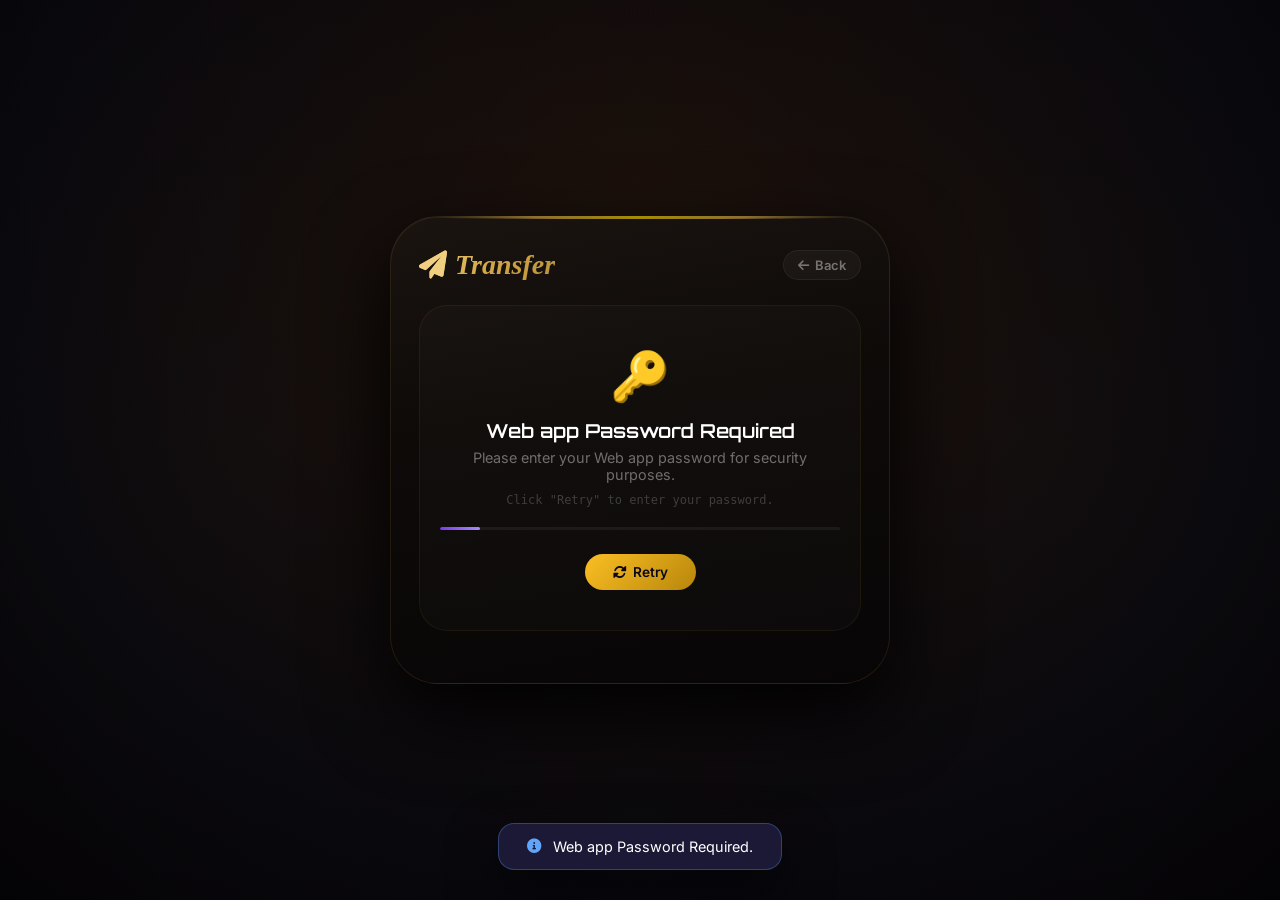
<file: transfer_balance.html>
<!DOCTYPE html>
<html lang="en">
<head>
    <meta charset="UTF-8" />
    <meta name="viewport" content="width=device-width, initial-scale=1.0, maximum-scale=1.0, user-scalable=no" />
    <title>💸 Transfer Balance</title>

    <link rel="stylesheet" href="https://cdnjs.cloudflare.com/ajax/libs/font-awesome/6.0.0-beta3/css/all.min.css" />
    <link href="https://fonts.googleapis.com/css2?family=Orbitron:wght@400;600;700;900&family=Inter:wght@300;400;500;600;700;800;900&display=swap" rel="stylesheet" />

    <style>
        /* ─── GLOBAL THEME ─── */
        * {
            margin: 0;
            padding: 0;
            box-sizing: border-box;
        }

        body {
            min-height: 100vh;
            display: flex;
            align-items: center;
            justify-content: center;
            background: radial-gradient(ellipse at 50% 30%, #1a0f0a 0%, #07070d 70%, #030205 100%);
            font-family: 'Inter', system-ui, -apple-system, sans-serif;
            padding: 16px;
            position: relative;
        }

        body::before {
            content: '';
            position: fixed;
            inset: 0;
            background: radial-gradient(circle at 20% 50%, rgba(212, 168, 71, 0.03) 0%, transparent 60%),
                radial-gradient(circle at 80% 50%, rgba(212, 168, 71, 0.03) 0%, transparent 60%);
            pointer-events: none;
            z-index: 0;
        }

        .transfer-card {
            position: relative;
            z-index: 1;
            max-width: 500px;
            width: 100%;
            background: linear-gradient(170deg, #1a1410 0%, #0d0a08 40%, #080507 100%);
            border-radius: 48px;
            padding: 32px 28px 36px;
            box-shadow: 0 30px 80px rgba(0, 0, 0, 0.95), inset 0 1px 0 rgba(255, 255, 255, 0.04);
            border: 1px solid rgba(212, 168, 71, 0.12);
            backdrop-filter: blur(2px);
        }

        .transfer-card::before {
            content: '';
            position: absolute;
            top: -1px;
            left: 40px;
            right: 40px;
            height: 3px;
            background: linear-gradient(90deg, transparent, #d4a847, #ffd700, #d4a847, transparent);
            border-radius: 0 0 50% 50%;
            opacity: 0.6;
        }

        .header {
            display: flex;
            justify-content: space-between;
            align-items: center;
            margin-bottom: 24px;
            flex-wrap: wrap;
            gap: 12px;
        }

        .title {
            font-family: 'Playfair Display', serif;
            font-size: 28px;
            font-weight: 900;
            font-style: italic;
            background: linear-gradient(135deg, #f0d080, #d4a847, #b8923a);
            -webkit-background-clip: text;
            -webkit-text-fill-color: transparent;
            background-clip: text;
            display: flex;
            align-items: center;
            gap: 8px;
        }
        .title i {
            -webkit-text-fill-color: initial;
            color: #f0d080;
        }

        .back-btn {
            background: rgba(255, 255, 255, 0.04);
            border: 1px solid rgba(255, 255, 255, 0.06);
            color: rgba(255, 255, 255, 0.4);
            padding: 6px 14px;
            border-radius: 30px;
            cursor: pointer;
            font-family: 'Inter', sans-serif;
            font-size: 13px;
            font-weight: 600;
            display: flex;
            align-items: center;
            gap: 6px;
            transition: 0.3s;
            backdrop-filter: blur(4px);
        }
        .back-btn:hover {
            background: rgba(212, 168, 71, 0.08);
            border-color: #d4a847;
            color: #f0d080;
            transform: scale(1.03);
        }

        .user-info {
            display: flex;
            align-items: center;
            gap: 12px;
            background: rgba(255, 255, 255, 0.03);
            padding: 6px 16px 6px 12px;
            border-radius: 60px;
            border: 1px solid rgba(255, 255, 255, 0.04);
            margin-bottom: 20px;
        }
        .user-avatar {
            width: 40px;
            height: 40px;
            border-radius: 50%;
            background: linear-gradient(135deg, #fbbf24, #b8860b);
            display: flex;
            align-items: center;
            justify-content: center;
            color: #0b0719;
            font-weight: 700;
            font-size: 1rem;
            font-family: 'Orbitron', monospace;
            flex-shrink: 0;
        }
        .user-details {
            flex: 1;
        }
        .user-details .name {
            color: #fff;
            font-weight: 600;
            font-size: 0.95rem;
        }
        .user-details .email {
            color: rgba(255, 255, 255, 0.3);
            font-size: 0.75rem;
        }
        .balance-box {
            text-align: right;
            color: #7dffb3;
            font-weight: 700;
            font-size: 1.1rem;
            font-family: 'Orbitron', monospace;
        }
        .balance-box .label {
            font-size: 0.65rem;
            color: rgba(255, 255, 255, 0.2);
            font-family: 'Inter', sans-serif;
            font-weight: 400;
        }

        .form-group {
            margin-bottom: 20px;
        }
        .form-group label {
            display: block;
            color: rgba(255, 255, 255, 0.6);
            font-size: 0.8rem;
            font-weight: 500;
            margin-bottom: 6px;
            letter-spacing: 0.3px;
        }
        .input-wrapper {
            display: flex;
            align-items: center;
            background: rgba(255, 255, 255, 0.04);
            border-radius: 14px;
            border: 1px solid rgba(255, 255, 255, 0.06);
            transition: 0.3s;
        }
        .input-wrapper:focus-within {
            border-color: rgba(212, 168, 71, 0.4);
            box-shadow: 0 0 0 4px rgba(212, 168, 71, 0.06);
            background: rgba(255, 255, 255, 0.07);
        }
        .input-wrapper i {
            color: rgba(255, 255, 255, 0.2);
            padding: 0 14px;
            font-size: 0.95rem;
        }
        .input-wrapper input {
            width: 100%;
            padding: 14px 14px 14px 0;
            background: transparent;
            border: none;
            outline: none;
            color: #fff;
            font-size: 0.95rem;
            font-family: 'Inter', sans-serif;
        }
        .input-wrapper input::placeholder {
            color: rgba(255, 255, 255, 0.2);
        }

        .btn-primary {
            width: 100%;
            padding: 15px;
            background: linear-gradient(135deg, #7c3aed, #6d28d9);
            border: none;
            border-radius: 14px;
            color: #fff;
            font-size: 1rem;
            font-weight: 600;
            cursor: pointer;
            transition: 0.3s;
            margin-top: 6px;
            font-family: 'Inter', sans-serif;
            display: flex;
            align-items: center;
            justify-content: center;
            gap: 8px;
        }
        .btn-primary:hover:not(:disabled) {
            transform: translateY(-2px);
            box-shadow: 0 10px 30px rgba(124, 58, 237, 0.35);
        }
        .btn-primary:disabled {
            opacity: 0.5;
            cursor: not-allowed;
            transform: none !important;
        }

        .btn-secondary {
            background: rgba(255, 255, 255, 0.06);
            border: 1px solid rgba(255, 255, 255, 0.08);
            color: rgba(255, 255, 255, 0.6);
            width: 100%;
            padding: 12px;
            border-radius: 14px;
            font-weight: 600;
            cursor: pointer;
            transition: 0.3s;
            font-family: 'Inter', sans-serif;
            margin-top: 8px;
            text-align: center;
        }
        .btn-secondary:hover {
            background: rgba(255, 255, 255, 0.08);
            color: #fff;
        }

        .message-box {
            margin-top: 16px;
            padding: 12px 16px;
            border-radius: 12px;
            display: none;
            align-items: center;
            gap: 10px;
            font-size: 0.9rem;
        }
        .message-box.show {
            display: flex;
        }
        .message-box.success {
            background: rgba(52, 211, 153, 0.08);
            border: 1px solid rgba(52, 211, 153, 0.2);
            color: #7dffb3;
        }
        .message-box.error {
            background: rgba(248, 113, 113, 0.08);
            border: 1px solid rgba(248, 113, 113, 0.2);
            color: #f87171;
        }
        .message-box.info {
            background: rgba(96, 165, 250, 0.08);
            border: 1px solid rgba(96, 165, 250, 0.2);
            color: #60a5fa;
        }

        /* ─── STATUS CARD ─── */
        .loader-card {
            text-align: center;
            padding: 40px 20px;
            border-radius: 28px;
            border: 1px solid rgba(255, 215, 0, 0.06);
            background: rgba(255, 255, 255, 0.02);
            margin-bottom: 16px;
            transition: 0.3s;
            min-height: 260px;
            display: flex;
            flex-direction: column;
            justify-content: center;
            align-items: center;
        }
        .loader-card .status-icon {
            font-size: 3rem;
            display: block;
            margin-bottom: 14px;
        }
        .loader-card .status-icon.spinning {
            animation: spin 1.2s linear infinite;
        }
        @keyframes spin {
            to {
                transform: rotate(360deg);
            }
        }
        .loader-card .status-title {
            color: #fff;
            font-size: 1.2rem;
            font-weight: 600;
            font-family: 'Orbitron', monospace;
        }
        .loader-card .status-desc {
            color: rgba(255, 255, 255, 0.4);
            font-size: 0.9rem;
            margin-top: 6px;
        }
        .loader-card .status-detail {
            color: rgba(255, 255, 255, 0.2);
            font-size: 0.75rem;
            margin-top: 10px;
            font-family: monospace;
            word-break: break-all;
        }
        .loader-card .progress-bar {
            width: 100%;
            max-width: 400px;
            height: 3px;
            background: rgba(255, 255, 255, 0.06);
            border-radius: 10px;
            margin-top: 20px;
            overflow: hidden;
        }
        .loader-card .progress-bar .fill {
            height: 100%;
            width: 0%;
            background: linear-gradient(90deg, #7c3aed, #a78bfa);
            border-radius: 10px;
            transition: width 0.4s ease;
        }
        .loader-card .retry-area {
            margin-top: 24px;
            display: flex;
            gap: 12px;
            justify-content: center;
            flex-wrap: wrap;
        }
        .loader-card .retry-area .btn-sm {
            padding: 10px 28px;
            border-radius: 100px;
            border: none;
            font-weight: 600;
            font-size: 0.85rem;
            cursor: pointer;
            transition: 0.3s;
            font-family: 'Inter', sans-serif;
        }
        .loader-card .retry-area .btn-sm-primary {
            background: linear-gradient(135deg, #fbbf24, #b8860b);
            color: #0b0719;
        }
        .loader-card .retry-area .btn-sm-primary:hover {
            transform: scale(1.04);
            box-shadow: 0 8px 30px rgba(251, 191, 36, 0.3);
        }
        .loader-card .retry-area .btn-sm-outline {
            background: transparent;
            border: 1px solid rgba(255, 255, 255, 0.15);
            color: rgba(255, 255, 255, 0.6);
        }
        .loader-card .retry-area .btn-sm-outline:hover {
            background: rgba(255, 255, 255, 0.05);
            border-color: rgba(167, 139, 250, 0.4);
            color: #fff;
        }

        .hidden {
            display: none !important;
        }

        /* ─── TOAST ─── */
        .toast {
            position: fixed;
            bottom: 30px;
            left: 50%;
            transform: translateX(-50%) translateY(100px);
            padding: 14px 28px;
            border-radius: 16px;
            background: rgba(30, 27, 58, 0.95);
            backdrop-filter: blur(16px);
            border: 1px solid rgba(255, 255, 255, 0.08);
            color: #fff;
            font-size: 0.9rem;
            box-shadow: 0 20px 50px rgba(0, 0, 0, 0.5);
            transition: 0.5s cubic-bezier(0.22, 1, 0.36, 1);
            z-index: 999;
            display: flex;
            align-items: center;
            gap: 12px;
            pointer-events: none;
        }
        .toast.show {
            transform: translateX(-50%) translateY(0);
            pointer-events: auto;
        }
        .toast.success {
            border-color: rgba(52, 211, 153, 0.3);
        }
        .toast.success i {
            color: #34d399;
        }
        .toast.error {
            border-color: rgba(248, 113, 113, 0.3);
        }
        .toast.error i {
            color: #f87171;
        }
        .toast.info {
            border-color: rgba(96, 165, 250, 0.3);
        }
        .toast.info i {
            color: #60a5fa;
        }
        .toast.warning {
            border-color: rgba(251, 191, 36, 0.3);
        }
        .toast.warning i {
            color: #fbbf24;
        }

        @media (max-width: 540px) {
            .transfer-card {
                padding: 24px 18px 28px;
                border-radius: 32px;
            }
            .title {
                font-size: 22px;
            }
            .balance-box {
                font-size: 1rem;
            }
        }
        @media (max-width: 400px) {
            .title {
                font-size: 18px;
            }
            .user-info {
                flex-wrap: wrap;
            }
        }
    </style>
</head>
<body>

    <div class="transfer-card" id="mainWrapper">

        <!-- HEADER -->
        <div class="header">
            <div class="title"><i class="fas fa-paper-plane"></i> Transfer</div>
            <button class="back-btn" id="backBtn"><i class="fas fa-arrow-left"></i> Back</button>
        </div>

        <!-- ─── STATUS / LOADER ─── -->
        <div id="statusCard" class="loader-card">
            <span class="status-icon" id="statusIcon"><i class="fas fa-database"></i></span>
            <div class="status-title" id="statusTitle">Connecting…</div>
            <div class="status-desc" id="statusDesc">Loading your account data.</div>
            <div class="status-detail" id="statusDetail"></div>
            <div class="progress-bar" id="progressBar"><div class="fill" id="progressFill"></div></div>
            <div class="retry-area" id="retryArea" style="display:none;">
                <button class="btn-sm btn-sm-primary" id="retryBtn"><i class="fas fa-sync-alt" style="margin-right:6px;"></i>Retry</button>
            </div>
        </div>

        <!-- ─── MAIN CONTENT ─── -->
        <div id="mainContent" class="hidden">

            <!-- User info + balance -->
            <div class="user-info">
                <div class="user-avatar" id="userAvatar">JD</div>
                <div class="user-details">
                    <div class="name" id="userName">John Doe</div>
                    <div class="email" id="userEmail">john@example.com</div>
                </div>
                <div class="balance-box">
                    <div class="label">BALANCE</div>
                    <span id="userBalance">PHP0.00</span>
                </div>
            </div>

            <!-- Transfer Form -->
            <form id="transferForm">
                <div class="form-group">
                    <label><i class="fas fa-user"></i> Recipient Username</label>
                    <div class="input-wrapper">
                        <i class="fas fa-at"></i>
                        <input type="text" id="recipientUsername" placeholder="Enter username" required autocomplete="off" />
                    </div>
                </div>
                <div class="form-group">
                    <label><i class="fas fa-coins"></i> Amount (PHP)</label>
                    <div class="input-wrapper">
                        <i class="fas fa-peso-sign"></i>
                        <input type="number" id="transferAmount" placeholder="0.00" min="0.01" step="0.01" required />
                    </div>
                </div>

                <div id="messageBox" class="message-box"></div>

                <button type="submit" class="btn-primary" id="sendBtn">
                    <i class="fas fa-paper-plane"></i> Send
                </button>
                <button type="button" class="btn-secondary" id="clearBtn">Clear</button>
            </form>

            <!-- Optional: link to dashboard -->
            <div style="margin-top:16px; text-align:center; color:rgba(255,255,255,0.2); font-size:0.75rem;">
                <i class="fas fa-shield-alt"></i> Secure &bull; Instant
            </div>
        </div>

    </div>

    <!-- Toast -->
    <div id="toast" class="toast"><i class="fas fa-check-circle"></i><span id="toastMessage">Success</span></div>

    <script>
        // ============================================================
        //  SECURITY
        // ============================================================
        document.addEventListener('contextmenu', e => e.preventDefault());
        document.addEventListener('keydown', function(e) {
            if (e.key === 'F12') { e.preventDefault(); return false; }
            if (e.ctrlKey && e.shiftKey && (e.key === 'I' || e.key === 'J')) { e.preventDefault(); return false; }
            if (e.ctrlKey && e.key === 'u') { e.preventDefault(); return false; }
        });

        // ============================================================
        //  CONSTANTS – GitHub
        // ============================================================
        const ENCRYPTION_KEY_HASH = '$2a$12$tLvlRpTmRlBdGSUBZ8.phe4dOfl09CcFEp2cjG.U8lpPKvtwku5N6';
        const GITHUB_OWNER = 'tcute6851';
        const GITHUB_REPO = 'Arvroyal-Casino-Games';
        const GITHUB_PATH = 'CasinoDB.json';
        const GITHUB_TOKEN_KEY = 'github_pat';

        let dbData = { users: [] };
        let currentUser = null;
        let _githubSha = null;
        let _defaultBranch = 'main';

        // ---- DOM refs ----
        const statusCard = document.getElementById('statusCard');
        const statusIcon = document.getElementById('statusIcon');
        const statusTitle = document.getElementById('statusTitle');
        const statusDesc = document.getElementById('statusDesc');
        const statusDetail = document.getElementById('statusDetail');
        const progressFill = document.getElementById('progressFill');
        const retryArea = document.getElementById('retryArea');
        const retryBtn = document.getElementById('retryBtn');
        const mainContent = document.getElementById('mainContent');
        const transferForm = document.getElementById('transferForm');
        const sendBtn = document.getElementById('sendBtn');
        const clearBtn = document.getElementById('clearBtn');
        const backBtn = document.getElementById('backBtn');
        const messageBox = document.getElementById('messageBox');

        const userAvatar = document.getElementById('userAvatar');
        const userName = document.getElementById('userName');
        const userEmail = document.getElementById('userEmail');
        const userBalance = document.getElementById('userBalance');
        const recipientInput = document.getElementById('recipientUsername');
        const amountInput = document.getElementById('transferAmount');

        // ============================================================
        //  CRYPTO HELPERS
        // ============================================================
        async function deriveKey(password, salt) {
            const enc = new TextEncoder();
            const keyMaterial = await crypto.subtle.importKey('raw', enc.encode(password), 'PBKDF2', false, ['deriveKey']);
            return crypto.subtle.deriveKey({ name: 'PBKDF2', salt: salt, iterations: 100000, hash: 'SHA-256' },
                keyMaterial, { name: 'AES-GCM', length: 256 }, false, ['encrypt', 'decrypt']
            );
        }

        async function encryptData(plaintext) {
            const enc = new TextEncoder();
            const salt = crypto.getRandomValues(new Uint8Array(16));
            const iv = crypto.getRandomValues(new Uint8Array(12));
            const key = await deriveKey(ENCRYPTION_KEY_HASH, salt);
            const encrypted = await crypto.subtle.encrypt({ name: 'AES-GCM', iv: iv }, key, enc.encode(plaintext));
            const parts = [
                btoa(String.fromCharCode(...salt)),
                btoa(String.fromCharCode(...iv)),
                btoa(String.fromCharCode(...new Uint8Array(encrypted)))
            ];
            return parts.join(':');
        }

        async function decryptData(encryptedString) {
            const parts = encryptedString.split(':');
            if (parts.length !== 3) throw new Error('Invalid encrypted format');
            const salt = Uint8Array.from(atob(parts[0]), c => c.charCodeAt(0));
            const iv = Uint8Array.from(atob(parts[1]), c => c.charCodeAt(0));
            const ciphertext = Uint8Array.from(atob(parts[2]), c => c.charCodeAt(0));
            const key = await deriveKey(ENCRYPTION_KEY_HASH, salt);
            const decrypted = await crypto.subtle.decrypt({ name: 'AES-GCM', iv: iv }, key, ciphertext);
            return new TextDecoder().decode(decrypted);
        }

        // ============================================================
        //  GITHUB HELPERS
        // ============================================================
        function getGitHubToken() {
            let token = localStorage.getItem(GITHUB_TOKEN_KEY);
            if (!token) {
                token = prompt('🔑 Enter your GitHub Personal Access Token (with repo scope):');
                if (token) {
                    localStorage.setItem(GITHUB_TOKEN_KEY, token);
                }
            }
            return token;
        }

        function clearToken() {
            localStorage.removeItem(GITHUB_TOKEN_KEY);
        }

        async function detectDefaultBranch(token) {
            try {
                const url = `https://api.github.com/repos/${GITHUB_OWNER}/${GITHUB_REPO}`;
                const resp = await fetch(url, {
                    headers: {
                        'Authorization': `token ${token}`,
                        'Accept': 'application/vnd.github.v3+json'
                    }
                });
                if (resp.ok) {
                    const data = await resp.json();
                    return data.default_branch || 'main';
                }
            } catch {}
            return 'main';
        }

        async function createEmptyDatabase(token, branch) {
            const emptyData = { users: [] };
            const json = JSON.stringify(emptyData, null, 2);
            const encrypted = await encryptData(json);
            const content = btoa(encrypted);
            const url = `https://api.github.com/repos/${GITHUB_OWNER}/${GITHUB_REPO}/contents/${GITHUB_PATH}`;
            const response = await fetch(url, {
                method: 'PUT',
                headers: {
                    'Authorization': `token ${token}`,
                    'Content-Type': 'application/json',
                    'Accept': 'application/vnd.github.v3+json'
                },
                body: JSON.stringify({
                    message: 'Initialize CasinoDB.json',
                    content: content,
                    branch: branch
                })
            });
            if (!response.ok) {
                const errorData = await response.json().catch(() => ({}));
                const msg = errorData.message || response.statusText;
                throw new Error(`GitHub API error (${response.status}): ${msg}`);
            }
            const result = await response.json();
            _githubSha = result.content.sha;
        }

        async function loadDatabase(showToastMsg = true) {
            let token = getGitHubToken();
            if (!token) {
                updateStatus('❌', '❌', 'Token Required', 'Please enter your GitHub token to continue.', 'Click "Retry" to try again.');
                showRetryButtons(true);
                if (showToastMsg) showToast('GitHub token required.', 'error');
                showUI(false);
                return false;
            }

            try {
                updateStatus('spinning', '📡', 'Connecting to GitHub…', 'Fetching database from repository…');
                setProgress(20);

                const branch = await detectDefaultBranch(token);
                _defaultBranch = branch;

                setProgress(40);

                const url =
                    `https://api.github.com/repos/${GITHUB_OWNER}/${GITHUB_REPO}/contents/${GITHUB_PATH}`;
                const response = await fetch(url, {
                    headers: {
                        'Authorization': `token ${token}`,
                        'Accept': 'application/vnd.github.v3+json'
                    }
                });

                if (response.status === 404) {
                    updateStatus('spinning', '📝', 'Creating database…', 'No database found. Creating new one…');
                    setProgress(60);
                    await createEmptyDatabase(token, branch);
                    dbData = { users: [] };
                    setProgress(100);
                    if (showToastMsg) showToast('✅ New database created on GitHub!', 'success');
                    showUI(true);
                    await checkSession();
                    return true;
                }

                if (response.status === 401) {
                    clearToken();
                    updateStatus('❌', '❌', 'Invalid Token', 'Your GitHub token is invalid or expired.', 'Click "Retry" to enter a new token.');
                    showRetryButtons(true);
                    if (showToastMsg) showToast('Invalid GitHub token. Please try again.', 'error');
                    showUI(false);
                    return false;
                }

                if (!response.ok) {
                    const errorData = await response.json().catch(() => ({}));
                    const msg = errorData.message || response.statusText;
                    throw new Error(`GitHub API error (${response.status}): ${msg}`);
                }

                const data = await response.json();
                const content = atob(data.content);
                _githubSha = data.sha;

                let json;
                try {
                    const decrypted = await decryptData(content);
                    json = JSON.parse(decrypted);
                } catch {
                    json = JSON.parse(content);
                }
                dbData = json;
                setProgress(100);
                if (showToastMsg) showToast('✅ Your access granted is successful!', 'success');
                showUI(true);
                await checkSession();
                return true;
            } catch (error) {
                console.error('loadDatabase error:', error);
                const errorMsg = error.message || 'Could not connect to GitHub.';
                updateStatus('❌', '❌', 'Loading Failed', errorMsg, 'Check your internet connection and token.');
                showRetryButtons(true);
                if (showToastMsg) showToast('Failed to load database: ' + errorMsg, 'error');
                showUI(false);
                return false;
            }
        }

        async function saveDatabase(data) {
            const token = localStorage.getItem(GITHUB_TOKEN_KEY);
            if (!token) {
                showToast('No GitHub token found.', 'error');
                return;
            }

            const json = JSON.stringify(data, null, 2);
            const encrypted = await encryptData(json);
            const content = btoa(encrypted);

            const url = `https://api.github.com/repos/${GITHUB_OWNER}/${GITHUB_REPO}/contents/${GITHUB_PATH}`;
            const response = await fetch(url, {
                method: 'PUT',
                headers: {
                    'Authorization': `token ${token}`,
                    'Content-Type': 'application/json',
                    'Accept': 'application/vnd.github.v3+json'
                },
                body: JSON.stringify({
                    message: 'Update CasinoDB.json',
                    content: content,
                    sha: _githubSha,
                    branch: _defaultBranch
                })
            });

            if (response.status === 401) {
                clearToken();
                showToast('GitHub token expired. Please refresh and enter a new token.', 'error');
                return;
            }

            if (!response.ok) {
                const errorData = await response.json().catch(() => ({}));
                const msg = errorData.message || response.statusText;
                throw new Error(`Failed to save: ${msg}`);
            }
            const result = await response.json();
            _githubSha = result.content.sha;
            console.log('✅ Database saved to GitHub');
        }

        // ============================================================
        //  UI HELPERS
        // ============================================================
        function updateStatus(iconType, iconHtml, title, desc, detail = '') {
            if (iconType === 'spinning') {
                statusIcon.className = 'status-icon spinning';
                statusIcon.innerHTML = iconHtml;
            } else {
                statusIcon.className = 'status-icon';
                statusIcon.innerHTML = iconHtml;
            }
            statusTitle.textContent = title;
            statusDesc.textContent = desc;
            statusDetail.textContent = detail;
        }

        function setProgress(pct) {
            progressFill.style.width = Math.min(100, Math.max(0, pct)) + '%';
        }

        function showRetryButtons(show = true) {
            retryArea.style.display = show ? 'flex' : 'none';
        }

        function showUI(hasFile) {
            if (hasFile) {
                statusCard.style.display = 'none';
                mainContent.classList.remove('hidden');
            } else {
                statusCard.style.display = 'flex';
                mainContent.classList.add('hidden');
            }
        }

        function showToast(msg, type = 'success') {
            const t = document.getElementById('toast');
            const m = document.getElementById('toastMessage');
            const icon = t.querySelector('i');
            t.className = 'toast ' + type;
            const icons = {
                success: 'fas fa-check-circle',
                error: 'fas fa-exclamation-circle',
                warning: 'fas fa-exclamation-triangle',
                info: 'fas fa-info-circle'
            };
            icon.className = icons[type] || icons.info;
            m.textContent = msg;
            t.classList.add('show');
            clearTimeout(t._timer);
            t._timer = setTimeout(() => t.classList.remove('show'), 3500);
        }

        function showMessage(text, type = 'info') {
            messageBox.textContent = text;
            messageBox.className = 'message-box show ' + type;
        }

        function hideMessage() {
            messageBox.className = 'message-box';
            messageBox.textContent = '';
        }

        function formatCurrency(amount) {
            return 'PHP' + (amount || 0).toFixed(2);
        }

        function getInitials(name) {
            if (!name) return 'U';
            return name.split(' ').map(w => w[0]).join('').toUpperCase().slice(0, 2);
        }

        // ============================================================
        //  SESSION CHECK
        // ============================================================
        function checkSession() {
            const saved = sessionStorage.getItem('auth_user');
            if (!saved) {
                showToast('Please log in first.', 'error');
                setTimeout(() => { window.location.href = 'login.html'; }, 500);
                return false;
            }
            try {
                const user = JSON.parse(saved);
                const exists = dbData.users.find(u => u.id === user.id);
                if (exists) {
                    if (exists.balance === undefined) exists.balance = 0;
                    currentUser = exists;
                    renderUser();
                    return true;
                } else {
                    sessionStorage.removeItem('auth_user');
                    showToast('Session invalid. Please log in again.', 'error');
                    setTimeout(() => { window.location.href = 'login.html'; }, 500);
                    return false;
                }
            } catch {
                sessionStorage.removeItem('auth_user');
                showToast('Session error. Please log in again.', 'error');
                setTimeout(() => { window.location.href = 'login.html'; }, 500);
                return false;
            }
        }

        function renderUser() {
            if (!currentUser) return;
            userAvatar.textContent = getInitials(currentUser.name);
            userName.textContent = currentUser.name;
            userEmail.textContent = currentUser.email || 'user@casino.io';
            userBalance.textContent = formatCurrency(currentUser.balance);
        }

        // ============================================================
        //  TRANSFER LOGIC
        // ============================================================
        transferForm.addEventListener('submit', async function(e) {
            e.preventDefault();
            hideMessage();

            if (!currentUser) {
                showMessage('You must be logged in.', 'error');
                return;
            }

            const recipientUsername = recipientInput.value.trim();
            const amount = parseFloat(amountInput.value);

            if (!recipientUsername) {
                showMessage('Please enter a recipient username.', 'error');
                return;
            }
            if (!amount || amount <= 0) {
                showMessage('Please enter a valid amount greater than 0.', 'error');
                return;
            }

            // Check if sending to self
            if (recipientUsername === currentUser.username) {
                showMessage('You cannot send funds to yourself.', 'error');
                return;
            }

            // Find recipient
            const recipient = dbData.users.find(u => u.username === recipientUsername);
            if (!recipient) {
                showMessage('User not found. Please check the username.', 'error');
                return;
            }

            // Check sender balance
            if (currentUser.balance < amount) {
                showMessage('Insufficient balance. You have ' + formatCurrency(currentUser.balance), 'error');
                return;
            }

            // Perform transfer
            const sender = currentUser;
            sender.balance -= amount;
            recipient.balance = (recipient.balance || 0) + amount;

            try {
                // Update dbData
                const senderIndex = dbData.users.findIndex(u => u.id === sender.id);
                const recipientIndex = dbData.users.findIndex(u => u.id === recipient.id);
                if (senderIndex > -1) dbData.users[senderIndex] = sender;
                if (recipientIndex > -1) dbData.users[recipientIndex] = recipient;

                await saveDatabase(dbData);

                // Update current user reference
                currentUser = sender;
                renderUser();
                showMessage(`✅ Successfully sent ${formatCurrency(amount)} to @${recipient.username}`, 'success');
                showToast(`Transfer of ${formatCurrency(amount)} to ${recipient.username} completed!`, 'success');

                // Clear fields
                recipientInput.value = '';
                amountInput.value = '';
            } catch (err) {
                showMessage('Transfer failed: ' + err.message, 'error');
                showToast('Transfer failed: ' + err.message, 'error');
                // Revert local changes
                sender.balance += amount;
                recipient.balance -= amount;
                renderUser();
            }
        });

        // ---- Clear button ----
        clearBtn.addEventListener('click', () => {
            recipientInput.value = '';
            amountInput.value = '';
            hideMessage();
        });

        // ---- Back button ----
        backBtn.addEventListener('click', () => {
            window.location.href = 'dashboard.html';
        });

        // ---- Retry button ----
        retryBtn.addEventListener('click', async function() {
            this.disabled = true;
            this.innerHTML = '<i class="fas fa-spinner fa-spin"></i> Retrying…';
            clearToken();
            const success = await loadDatabase(true);
            if (!success) {
                showRetryButtons(true);
            }
            this.disabled = false;
            this.innerHTML = '<i class="fas fa-sync-alt" style="margin-right:6px;"></i>Retry';
        });

        // ============================================================
        //  INIT
        // ============================================================
        (async function init() {
            showUI(false);
            updateStatus('spinning', '📡', 'Connecting to Web app…', 'Loading database from repository…');
            setProgress(10);

            const token = localStorage.getItem(GITHUB_TOKEN_KEY);
            if (!token) {
                updateStatus('🔑', '🔑', 'Web app Password Required', 'Please enter your Web app password for security purposes.',
                    'Click "Retry" to enter your password.');
                showRetryButtons(true);
                showToast('Web app Password Required.', 'info');
            } else {
                const success = await loadDatabase(true);
                if (!success) {
                    showRetryButtons(true);
                }
            }
        })();

        console.log('💸 Balance Transfer page initialized (PHP currency).');
    </script>

</body>
</html>
</file>
<file: style.css>
/* ═══════════════════════════════════════════════
               CSS CUSTOM PROPERTIES – THEME
               ═══════════════════════════════════════════════ */
        :root {
            --gold: #d4a847;
            --gold-light: #f0d080;
            --gold-dark: #b8923a;
            --gold-gradient: linear-gradient(135deg, #f0d080 0%, #d4a847 40%, #b8923a 70%, #d4a847 100%);
            --gold-glow: 0 0 40px rgba(212, 168, 71, 0.25), 0 0 80px rgba(212, 168, 71, 0.08);
            --ruby: #c0392b;
            --ruby-dark: #8a1f1a;
            --ruby-gradient: linear-gradient(135deg, #e74c3c, #c0392b, #a93226);
            --bg-primary: #07070d;
            --bg-secondary: #0f0f1a;
            --bg-panel: rgba(20, 18, 30, 0.75);
            --bg-card: rgba(255, 255, 255, 0.04);
            --text-primary: #f5f0e8;
            --text-secondary: #b8aa9a;
            --text-muted: #6a5f55;
            --border-gold: rgba(212, 168, 71, 0.3);
            --border-glow: rgba(212, 168, 71, 0.15);
            --shadow-heavy: 0 30px 80px rgba(0, 0, 0, 0.95), 0 8px 32px rgba(0, 0, 0, 0.6);
            --shadow-soft: 0 8px 32px rgba(0, 0, 0, 0.5);
            --radius-xl: 48px;
            --radius-lg: 28px;
            --radius-md: 16px;
            --radius-sm: 10px;
            --transition-smooth: 0.35s cubic-bezier(0.4, 0, 0.2, 1);
            --font-display: 'Playfair Display', serif;
            --font-ui: 'Inter', system-ui, -apple-system, sans-serif;
        }

        /* ═══════════════════════════════════════════════
               RESET & BASE
               ═══════════════════════════════════════════════ */
        *,
        *::before,
        *::after {
            margin: 0;
            padding: 0;
            box-sizing: border-box;
        }

        html {
            -webkit-tap-highlight-color: transparent;
        }

        body {
            min-height: 100vh;
            display: flex;
            justify-content: center;
            align-items: center;
            background: radial-gradient(ellipse at 50% 30%, #1a0f0a 0%, #07070d 70%, #030205 100%);
            font-family: var(--font-ui);
            padding: 16px;
            position: relative;
            overflow-x: hidden;
        }

        /* Subtle background texture overlay */
        body::before {
            content: '';
            position: fixed;
            inset: 0;
            background-image:
                radial-gradient(circle at 20% 50%, rgba(212, 168, 71, 0.03) 0%, transparent 60%),
                radial-gradient(circle at 80% 50%, rgba(212, 168, 71, 0.03) 0%, transparent 60%),
                radial-gradient(circle at 50% 100%, rgba(192, 57, 43, 0.04) 0%, transparent 50%);
            pointer-events: none;
            z-index: 0;
        }

        /* Animated particles background (subtle) */
        body::after {
            content: '';
            position: fixed;
            inset: 0;
            background-image:
                radial-gradient(1px 1px at 10% 20%, rgba(212, 168, 71, 0.15), transparent),
                radial-gradient(1px 1px at 30% 70%, rgba(212, 168, 71, 0.10), transparent),
                radial-gradient(1px 1px at 50% 10%, rgba(212, 168, 71, 0.12), transparent),
                radial-gradient(1px 1px at 70% 80%, rgba(212, 168, 71, 0.08), transparent),
                radial-gradient(1px 1px at 90% 40%, rgba(212, 168, 71, 0.14), transparent),
                radial-gradient(1px 1px at 15% 90%, rgba(212, 168, 71, 0.06), transparent),
                radial-gradient(1px 1px at 85% 15%, rgba(212, 168, 71, 0.10), transparent);
            background-size: 200px 200px;
            pointer-events: none;
            z-index: 0;
            animation: sparkle 12s linear infinite;
        }

        @keyframes sparkle {
            0% {
                transform: translateY(0) scale(1);
                opacity: 0.6;
            }
            50% {
                opacity: 1;
            }
            100% {
                transform: translateY(-60px) scale(1.2);
                opacity: 0.6;
            }
        }

        /* ═══════════════════════════════════════════════
               SLOT MACHINE CABINET
               ═══════════════════════════════════════════════ */
        .slot-machine {
            position: relative;
            z-index: 1;
            max-width: 820px;
            width: 100%;
            background: linear-gradient(170deg, #1a1410 0%, #0d0a08 40%, #080507 100%);
            border-radius: var(--radius-xl);
            padding: 30px 28px 32px;
            box-shadow:
                var(--shadow-heavy),
                inset 0 1px 0 rgba(255, 255, 255, 0.04),
                inset 0 -2px 0 rgba(0, 0, 0, 0.8);
            border: 1px solid rgba(212, 168, 71, 0.15);
            backdrop-filter: blur(2px);
            transition: var(--transition-smooth);
        }

        /* Gold trim - top accent */
        .slot-machine::before {
            content: '';
            position: absolute;
            top: -1px;
            left: 40px;
            right: 40px;
            height: 3px;
            background: linear-gradient(90deg, transparent, var(--gold), #ffd700, var(--gold), transparent);
            border-radius: 0 0 50% 50%;
            opacity: 0.8;
            filter: blur(0.5px);
        }

        /* Gold trim - bottom accent */
        .slot-machine::after {
            content: '';
            position: absolute;
            bottom: -1px;
            left: 60px;
            right: 60px;
            height: 2px;
            background: linear-gradient(90deg, transparent, rgba(212, 168, 71, 0.3), rgba(212, 168, 71, 0.5), rgba(212, 168, 71, 0.3), transparent);
            border-radius: 50% 50% 0 0;
            opacity: 0.6;
        }

        /* Corner diamonds */
        .slot-machine .corner-gem {
            position: absolute;
            width: 12px;
            height: 12px;
            background: var(--gold-gradient);
            clip-path: polygon(50% 0%, 100% 50%, 50% 100%, 0% 50%);
            opacity: 0.6;
            filter: blur(0.5px);
        }
        .slot-machine .corner-gem.tl {
            top: 12px;
            left: 18px;
        }
        .slot-machine .corner-gem.tr {
            top: 12px;
            right: 18px;
        }
        .slot-machine .corner-gem.bl {
            bottom: 12px;
            left: 18px;
        }
        .slot-machine .corner-gem.br {
            bottom: 12px;
            right: 18px;
        }

        /* ═══════════════════════════════════════════════
               TOP BAR
               ═══════════════════════════════════════════════ */
        .cabinet-top {
            display: flex;
            justify-content: space-between;
            align-items: center;
            margin-bottom: 20px;
            flex-wrap: wrap;
            gap: 12px;
            position: relative;
        }

        .title {
            font-family: var(--font-display);
            font-size: 34px;
            font-weight: 900;
            font-style: italic;
            background: var(--gold-gradient);
            -webkit-background-clip: text;
            -webkit-text-fill-color: transparent;
            background-clip: text;
            text-shadow: none;
            filter: drop-shadow(0 0 30px rgba(212, 168, 71, 0.15));
            letter-spacing: 1px;
            line-height: 1;
            position: relative;
        }
        .title .icon {
            -webkit-text-fill-color: initial;
            color: #f0d080;
            margin-right: 2px;
        }
        .title::after {
            content: '✦';
            font-size: 10px;
            -webkit-text-fill-color: initial;
            color: var(--gold);
            position: absolute;
            top: -4px;
            right: -22px;
            opacity: 0.4;
            font-style: normal;
        }

        .stats {
            display: flex;
            gap: 16px;
            background: var(--bg-panel);
            padding: 6px 20px 6px 24px;
            border-radius: 60px;
            border: 1px solid var(--border-gold);
            backdrop-filter: blur(12px);
            align-items: center;
            box-shadow: inset 0 1px 0 rgba(255, 255, 255, 0.03), var(--shadow-soft);
            flex-wrap: wrap;
            justify-content: center;
        }

        .stat {
            display: flex;
            flex-direction: column;
            align-items: center;
            padding: 2px 0;
            position: relative;
        }
        .stat:not(:last-child)::after {
            content: '';
            position: absolute;
            right: -8px;
            top: 20%;
            height: 60%;
            width: 1px;
            background: linear-gradient(to bottom, transparent, rgba(212, 168, 71, 0.15), transparent);
        }
        .stat .label {
            font-size: 9px;
            font-weight: 700;
            text-transform: uppercase;
            letter-spacing: 1.8px;
            color: var(--text-muted);
            font-family: var(--font-ui);
        }
        .stat .value {
            font-size: 22px;
            font-weight: 800;
            color: var(--text-primary);
            min-width: 70px;
            text-align: center;
            font-variant-numeric: tabular-nums;
            letter-spacing: 0.5px;
            transition: color 0.3s;
        }
        .value.balance {
            color: #7dffb3;
            text-shadow: 0 0 30px rgba(125, 255, 179, 0.15);
        }
        .value.win {
            color: var(--gold-light);
            text-shadow: 0 0 30px rgba(212, 168, 71, 0.2);
        }
        .value.balance.danger {
            color: #ff6a6a;
            text-shadow: 0 0 30px rgba(255, 80, 80, 0.2);
        }

        .stat .value .currency {
            font-size: 14px;
            opacity: 0.6;
            margin-right: 1px;
        }

        .mute-btn {
            background: rgba(255, 255, 255, 0.04);
            border: 1px solid rgba(255, 255, 255, 0.06);
            color: var(--text-secondary);
            font-size: 18px;
            border-radius: 30px;
            padding: 4px 10px;
            cursor: pointer;
            transition: var(--transition-smooth);
            backdrop-filter: blur(4px);
            line-height: 1;
        }
        .mute-btn:hover {
            background: rgba(212, 168, 71, 0.08);
            border-color: var(--gold);
            color: var(--gold);
            transform: scale(1.05);
        }
        .mute-btn:active {
            transform: scale(0.92);
        }

        /* ═══════════════════════════════════════════════
               REELS AREA
               ═══════════════════════════════════════════════ */
        .reels-area {
            position: relative;
            background: radial-gradient(ellipse at 50% 50%, #0d0a12, #050308);
            border-radius: var(--radius-lg);
            padding: 20px 14px;
            border: 1px solid rgba(212, 168, 71, 0.12);
            box-shadow:
                inset 0 8px 40px rgba(0, 0, 0, 0.95),
                inset 0 0 80px rgba(0, 0, 0, 0.6),
                0 4px 20px rgba(0, 0, 0, 0.5);
            margin-bottom: 22px;
            overflow: hidden;
        }

        /* Ambient glow behind reels */
        .reels-area::before {
            content: '';
            position: absolute;
            inset: 0;
            background: radial-gradient(ellipse at 50% 50%, rgba(212, 168, 71, 0.03), transparent 70%);
            pointer-events: none;
            border-radius: inherit;
        }

        /* Gold frame border glow */
        .reels-area::after {
            content: '';
            position: absolute;
            inset: -1px;
            border-radius: var(--radius-lg);
            padding: 1px;
            background: linear-gradient(180deg, rgba(212, 168, 71, 0.15), transparent 30%, transparent 70%, rgba(212, 168, 71, 0.08));
            -webkit-mask: linear-gradient(#fff 0 0) content-box, linear-gradient(#fff 0 0);
            -webkit-mask-composite: xor;
            mask-composite: exclude;
            pointer-events: none;
        }

        .reel-frame {
            display: flex;
            justify-content: center;
            gap: 14px;
            perspective: 900px;
            position: relative;
            z-index: 1;
        }

        /* Individual reel */
        .reel {
            width: 120px;
            height: 216px;
            background: linear-gradient(180deg, #07050a, #0d0a12, #07050a);
            border-radius: var(--radius-md);
            border: 1px solid rgba(212, 168, 71, 0.08);
            box-shadow:
                inset 0 0 60px rgba(0, 0, 0, 0.95),
                inset 0 0 20px rgba(0, 0, 0, 0.8),
                0 4px 20px rgba(0, 0, 0, 0.6);
            overflow: hidden;
            position: relative;
            transition: border-color 0.4s, box-shadow 0.4s;
            transform: rotateY(0deg) scale(1);
        }

        /* Reel inner glow */
        .reel::before {
            content: '';
            position: absolute;
            inset: 4px;
            border-radius: calc(var(--radius-md) - 4px);
            border: 1px solid rgba(212, 168, 71, 0.03);
            pointer-events: none;
            z-index: 2;
        }

        /* Reel top/bottom reflection */
        .reel::after {
            content: '';
            position: absolute;
            left: 0;
            right: 0;
            height: 30%;
            pointer-events: none;
            z-index: 2;
            background: linear-gradient(to bottom, rgba(212, 168, 71, 0.02), transparent);
            top: 0;
            border-radius: var(--radius-md) var(--radius-md) 0 0;
        }

        /* Winning reel state */
        .reel.winning {
            border-color: rgba(212, 168, 71, 0.5);
            box-shadow:
                inset 0 0 60px rgba(0, 0, 0, 0.95),
                0 0 40px rgba(212, 168, 71, 0.15),
                0 0 80px rgba(212, 168, 71, 0.05);
            animation: reelWinGlow 0.8s ease-in-out infinite alternate;
        }

        @keyframes reelWinGlow {
            0% {
                border-color: rgba(212, 168, 71, 0.3);
                box-shadow: inset 0 0 60px rgba(0, 0, 0, 0.95), 0 0 30px rgba(212, 168, 71, 0.08);
            }
            100% {
                border-color: rgba(212, 168, 71, 0.7);
                box-shadow: inset 0 0 60px rgba(0, 0, 0, 0.95), 0 0 60px rgba(212, 168, 71, 0.2), 0 0 120px rgba(212, 168, 71, 0.05);
            }
        }

        .reel-strip {
            display: flex;
            flex-direction: column;
            align-items: center;
            will-change: transform;
            transition: filter 0.15s;
            padding: 4px 0;
        }

        .reel-strip .symbol {
            width: 100%;
            height: 72px;
            display: flex;
            align-items: center;
            justify-content: center;
            font-size: 48px;
            flex-shrink: 0;
            user-select: none;
            position: relative;
            font-family: 'Segoe UI Emoji', 'Apple Color Emoji', sans-serif;
            transition: transform 0.2s;
            text-shadow: 0 0 30px rgba(255, 200, 100, 0.05);
        }

        /* Symbol separator line */
        .reel-strip .symbol::after {
            content: '';
            position: absolute;
            bottom: 0;
            left: 15%;
            right: 15%;
            height: 1px;
            background: linear-gradient(90deg, transparent, rgba(212, 168, 71, 0.04), transparent);
        }
        .reel-strip .symbol:last-child::after {
            display: none;
        }

        /* BAR symbol special styling */
        .reel-strip .symbol.bar-symbol {
            font-weight: 900;
            font-size: 34px;
            background: var(--gold-gradient);
            -webkit-background-clip: text;
            -webkit-text-fill-color: transparent;
            background-clip: text;
            text-shadow: none;
            filter: drop-shadow(0 0 20px rgba(212, 168, 71, 0.15));
            letter-spacing: 3px;
        }

        /* Spinning state – subtle blur + motion */
        .reel.spinning .reel-strip {
            filter: blur(1.2px);
        }
        .reel.spinning {
            border-color: rgba(212, 168, 71, 0.15);
        }

        /* Winning symbol pulse */
        .reel.winning .reel-strip .symbol {
            animation: symbolPulse 0.7s ease-in-out infinite alternate;
        }

        @keyframes symbolPulse {
            0% {
                transform: scale(1);
                text-shadow: 0 0 20px rgba(212, 168, 71, 0.1);
            }
            100% {
                transform: scale(1.15);
                text-shadow: 0 0 50px rgba(212, 168, 71, 0.5), 0 0 100px rgba(212, 168, 71, 0.15);
            }
        }

        /* ─── LED STRIPS ─── */
        .led-strip {
            position: absolute;
            left: 14px;
            right: 14px;
            height: 3px;
            border-radius: 4px;
            opacity: 0.5;
            z-index: 2;
            overflow: hidden;
        }
        .led-strip::before {
            content: '';
            position: absolute;
            inset: 0;
            background: repeating-linear-gradient(90deg,
                    #ff1a1a 0px, #ff1a1a 8px,
                    #ff8800 8px, #ff8800 16px,
                    #ffdd00 16px, #ffdd00 24px,
                    #00cc44 24px, #00cc44 32px,
                    #0088ff 32px, #0088ff 40px,
                    #aa44ff 40px, #aa44ff 48px,
                    #ff1a1a 48px, #ff1a1a 56px
                );
            background-size: 56px 100%;
            animation: ledScroll 2s linear infinite;
        }
        .led-strip.top {
            top: 8px;
        }
        .led-strip.bottom {
            bottom: 8px;
        }

        @keyframes ledScroll {
            0% {
                transform: translateX(0);
            }
            100% {
                transform: translateX(-56px);
            }
        }

        /* LED strip glow overlay */
        .led-strip::after {
            content: '';
            position: absolute;
            inset: 0;
            background: linear-gradient(90deg, transparent, rgba(212, 168, 71, 0.15), transparent);
            filter: blur(4px);
            opacity: 0.5;
        }

        /* ═══════════════════════════════════════════════
               CONTROLS
               ═══════════════════════════════════════════════ */
        .controls {
            display: flex;
            flex-wrap: wrap;
            align-items: center;
            justify-content: center;
            gap: 14px;
            margin-bottom: 16px;
        }

        .bet-section {
            display: flex;
            align-items: center;
            gap: 6px;
            background: var(--bg-panel);
            padding: 4px 12px 4px 8px;
            border-radius: 60px;
            border: 1px solid var(--border-gold);
            backdrop-filter: blur(12px);
            box-shadow: inset 0 1px 0 rgba(255, 255, 255, 0.02), var(--shadow-soft);
        }

        .bet-label {
            color: var(--text-muted);
            font-size: 11px;
            font-weight: 700;
            text-transform: uppercase;
            letter-spacing: 1.2px;
            padding: 0 6px 0 4px;
            font-family: var(--font-ui);
        }

        .bet-btn {
            width: 34px;
            height: 34px;
            border-radius: 50%;
            border: none;
            background: rgba(255, 255, 255, 0.04);
            color: var(--text-secondary);
            font-size: 16px;
            font-weight: 700;
            cursor: pointer;
            transition: var(--transition-smooth);
            border: 1px solid rgba(255, 255, 255, 0.04);
            display: flex;
            align-items: center;
            justify-content: center;
            font-family: var(--font-ui);
        }
        .bet-btn:hover {
            background: rgba(212, 168, 71, 0.08);
            border-color: rgba(212, 168, 71, 0.2);
            color: var(--gold);
            transform: scale(1.06);
        }
        .bet-btn:active {
            transform: scale(0.90);
        }

        .bet-display {
            color: var(--text-primary);
            font-size: 22px;
            font-weight: 800;
            min-width: 64px;
            text-align: center;
            font-variant-numeric: tabular-nums;
            background: rgba(0, 0, 0, 0.3);
            padding: 2px 10px;
            border-radius: var(--radius-sm);
            border: 1px solid rgba(255, 255, 255, 0.04);
            letter-spacing: 0.5px;
            font-family: var(--font-ui);
        }

        .max-btn {
            padding: 6px 16px;
            border-radius: 30px;
            border: 1px solid rgba(255, 255, 255, 0.06);
            background: rgba(255, 255, 255, 0.03);
            color: var(--text-secondary);
            font-weight: 700;
            font-size: 12px;
            cursor: pointer;
            transition: var(--transition-smooth);
            font-family: var(--font-ui);
            letter-spacing: 0.5px;
            text-transform: uppercase;
        }
        .max-btn:hover {
            background: rgba(212, 168, 71, 0.08);
            border-color: var(--gold);
            color: var(--gold);
            transform: scale(1.04);
        }
        .max-btn:active {
            transform: scale(0.94);
        }

        .spin-btn {
            padding: 14px 44px;
            border: none;
            border-radius: 60px;
            font-size: 24px;
            font-weight: 800;
            color: #fff;
            background: var(--ruby-gradient);
            cursor: pointer;
            transition: var(--transition-smooth);
            box-shadow: 0 6px 30px rgba(192, 57, 43, 0.35), 0 2px 10px rgba(0, 0, 0, 0.3);
            letter-spacing: 1px;
            display: flex;
            align-items: center;
            gap: 10px;
            border: 1px solid rgba(255, 255, 255, 0.06);
            position: relative;
            overflow: hidden;
            font-family: var(--font-ui);
        }
        /* Shine overlay on spin button */
        .spin-btn::before {
            content: '';
            position: absolute;
            inset: 0;
            background: linear-gradient(135deg, rgba(255, 255, 255, 0.1) 0%, transparent 50%, rgba(255, 255, 255, 0.05) 100%);
            pointer-events: none;
            border-radius: inherit;
        }
        .spin-btn:hover:not(:disabled) {
            transform: translateY(-3px) scale(1.02);
            box-shadow: 0 10px 50px rgba(192, 57, 43, 0.5), 0 4px 20px rgba(0, 0, 0, 0.4);
        }
        .spin-btn:active:not(:disabled) {
            transform: scale(0.95);
            box-shadow: 0 4px 20px rgba(192, 57, 43, 0.3);
        }
        .spin-btn:disabled {
            opacity: 0.4;
            cursor: not-allowed;
            transform: none;
            box-shadow: 0 4px 16px rgba(192, 57, 43, 0.1);
        }

        .spin-btn .spin-icon {
            font-size: 28px;
            line-height: 1;
        }

        /* Gold ring around spin button when active */
        .spin-btn:not(:disabled)::after {
            content: '';
            position: absolute;
            inset: -3px;
            border-radius: 64px;
            background: linear-gradient(135deg, var(--gold), transparent 40%, transparent 60%, var(--gold));
            z-index: -1;
            opacity: 0;
            transition: var(--transition-smooth);
            padding: 2px;
            -webkit-mask: linear-gradient(#fff 0 0) content-box, linear-gradient(#fff 0 0);
            -webkit-mask-composite: xor;
            mask-composite: exclude;
        }
        .spin-btn:not(:disabled):hover::after {
            opacity: 0.6;
        }

        /* ═══════════════════════════════════════════════
               MESSAGE AREA
               ═══════════════════════════════════════════════ */
        .message-area {
            text-align: center;
            min-height: 44px;
            display: flex;
            align-items: center;
            justify-content: center;
            margin-bottom: 12px;
        }

        .message {
            font-size: 20px;
            font-weight: 700;
            padding: 4px 28px;
            border-radius: 60px;
            background: var(--bg-panel);
            backdrop-filter: blur(8px);
            border: 1px solid rgba(255, 255, 255, 0.04);
            transition: var(--transition-smooth);
            font-family: var(--font-ui);
            letter-spacing: 0.3px;
            min-height: 44px;
            display: flex;
            align-items: center;
            gap: 10px;
        }
        .message.win {
            color: var(--gold-light);
            border-color: rgba(212, 168, 71, 0.2);
            background: rgba(212, 168, 71, 0.06);
            text-shadow: 0 0 40px rgba(212, 168, 71, 0.1);
            animation: msgWin 0.5s cubic-bezier(0.34, 1.56, 0.64, 1);
        }
        .message.lose {
            color: #ff6a6a;
            border-color: rgba(255, 80, 80, 0.15);
            background: rgba(255, 80, 80, 0.04);
        }
        .message.info {
            color: #8ab8ff;
            border-color: rgba(138, 184, 255, 0.08);
            background: rgba(138, 184, 255, 0.03);
        }
        .message.jackpot {
            color: #ffd700;
            border-color: rgba(255, 215, 0, 0.3);
            background: rgba(255, 215, 0, 0.08);
            text-shadow: 0 0 60px rgba(255, 215, 0, 0.2);
            animation: msgJackpot 0.6s cubic-bezier(0.34, 1.56, 0.64, 1);
        }

        @keyframes msgWin {
            0% {
                transform: scale(0.8) rotate(-2deg);
                opacity: 0;
            }
            100% {
                transform: scale(1) rotate(0deg);
                opacity: 1;
            }
        }

        @keyframes msgJackpot {
            0% {
                transform: scale(0.6) rotate(-5deg);
                opacity: 0;
            }
            50% {
                transform: scale(1.2) rotate(2deg);
            }
            100% {
                transform: scale(1) rotate(0deg);
                opacity: 1;
            }
        }

        /* ═══════════════════════════════════════════════
               BOTTOM PANEL
               ═══════════════════════════════════════════════ */
        .bottom-panel {
            display: flex;
            flex-wrap: wrap;
            gap: 14px;
            margin-top: 4px;
        }

        .history-box {
            flex: 2;
            min-width: 180px;
            background: var(--bg-panel);
            border-radius: var(--radius-md);
            padding: 12px 16px 10px;
            border: 1px solid rgba(255, 255, 255, 0.04);
            max-height: 130px;
            overflow-y: auto;
            backdrop-filter: blur(8px);
            box-shadow: inset 0 1px 0 rgba(255, 255, 255, 0.02);
        }
        .history-box::-webkit-scrollbar {
            width: 3px;
        }
        .history-box::-webkit-scrollbar-track {
            background: transparent;
        }
        .history-box::-webkit-scrollbar-thumb {
            background: rgba(212, 168, 71, 0.2);
            border-radius: 10px;
        }
        .history-box::-webkit-scrollbar-thumb:hover {
            background: rgba(212, 168, 71, 0.3);
        }

        .history-header {
            display: flex;
            justify-content: space-between;
            align-items: center;
            color: var(--text-muted);
            font-size: 11px;
            font-weight: 700;
            text-transform: uppercase;
            letter-spacing: 1.5px;
            margin-bottom: 6px;
            font-family: var(--font-ui);
        }
        .history-header span {
            display: flex;
            align-items: center;
            gap: 6px;
        }

        .clear-btn {
            background: none;
            border: none;
            color: var(--text-muted);
            cursor: pointer;
            font-size: 14px;
            padding: 2px 6px;
            transition: var(--transition-smooth);
            border-radius: 6px;
            line-height: 1;
        }
        .clear-btn:hover {
            color: #ff6a6a;
            background: rgba(255, 80, 80, 0.06);
        }

        .history-list {
            list-style: none;
            font-size: 13px;
            color: var(--text-secondary);
            font-family: var(--font-ui);
        }
        .history-list li {
            padding: 4px 0;
            border-bottom: 1px solid rgba(255, 255, 255, 0.02);
            display: flex;
            justify-content: space-between;
            gap: 12px;
            align-items: center;
            animation: historyFade 0.3s ease;
        }
        .history-list li:last-child {
            border-bottom: none;
        }

        @keyframes historyFade {
            0% {
                opacity: 0;
                transform: translateY(-6px);
            }
            100% {
                opacity: 1;
                transform: translateY(0);
            }
        }

        .history-list li .h-symbols {
            color: var(--text-primary);
            letter-spacing: 2px;
            font-weight: 500;
        }
        .history-list li .h-result {
            font-weight: 700;
            font-size: 12px;
            padding: 1px 10px;
            border-radius: 20px;
            background: rgba(255, 255, 255, 0.02);
        }
        .history-list li .h-result.win {
            color: #7dffb3;
            background: rgba(125, 255, 179, 0.06);
        }
        .history-list li .h-result.lose {
            color: #ff6a6a;
            background: rgba(255, 80, 80, 0.04);
        }
        .history-list li .h-result.jackpot {
            color: #ffd700;
            background: rgba(255, 215, 0, 0.08);
            animation: jackpotPulse 1s ease-in-out infinite;
        }

        @keyframes jackpotPulse {
            0%,
            100% {
                transform: scale(1);
            }
            50% {
                transform: scale(1.05);
            }
        }

        .history-list li.empty {
            color: var(--text-muted);
            font-style: italic;
            justify-content: center;
            padding: 10px 0;
            font-size: 12px;
            border-bottom: none;
            animation: none;
        }

        .db-buttons {
            flex: 1;
            min-width: 120px;
            display: flex;
            flex-direction: column;
            gap: 6px;
            justify-content: flex-end;
        }

        .db-btn {
            padding: 8px 14px;
            border-radius: var(--radius-sm);
            border: 1px solid rgba(255, 255, 255, 0.04);
            background: var(--bg-panel);
            color: var(--text-secondary);
            font-size: 13px;
            font-weight: 600;
            cursor: pointer;
            transition: var(--transition-smooth);
            font-family: var(--font-ui);
            backdrop-filter: blur(4px);
            text-align: center;
        }
        .db-btn:hover {
            background: rgba(255, 255, 255, 0.04);
            border-color: rgba(255, 255, 255, 0.08);
            color: var(--text-primary);
            transform: translateY(-1px);
        }
        .db-btn:active {
            transform: scale(0.96);
        }

        .db-btn.export {
            color: #7dffb3;
        }
        .db-btn.export:hover {
            border-color: rgba(125, 255, 179, 0.2);
            background: rgba(125, 255, 179, 0.04);
        }
        .db-btn.import {
            color: #8ab8ff;
        }
        .db-btn.import:hover {
            border-color: rgba(138, 184, 255, 0.2);
            background: rgba(138, 184, 255, 0.04);
        }
        .db-btn.reset {
            color: #ff8a6a;
        }
        .db-btn.reset:hover {
            border-color: rgba(255, 80, 0, 0.2);
            background: rgba(255, 80, 0, 0.04);
            color: #ff6a4a;
        }

        .topup-btn {
            background: none;
            border: none;
            color: #7dffb3;
            font-size: 16px;
            font-weight: 700;
            cursor: pointer;
            transition: var(--transition-smooth);
            padding: 4px 8px;
            border-radius: var(--radius-sm);
            font-family: var(--font-ui);
            display: flex;
            align-items: center;
            justify-content: center;
            gap: 4px;
            width: 100%;
        }
        .topup-btn:hover {
            background: rgba(125, 255, 179, 0.04);
            transform: scale(1.02);
            color: #b3ffd9;
        }
        .topup-btn:active {
            transform: scale(0.94);
        }

        #fileInput {
            display: none;
        }

        /* ═══════════════════════════════════════════════
               RESPONSIVE – MOBILE FIRST
               ═══════════════════════════════════════════════ */

        /* Tablets & small screens */
        @media (max-width: 820px) {
            .slot-machine {
                padding: 24px 20px 26px;
                border-radius: 40px;
            }
            .title {
                font-size: 28px;
            }
            .title::after {
                display: none;
            }
            .stats {
                padding: 4px 14px 4px 18px;
                gap: 10px;
            }
            .stat .value {
                font-size: 19px;
                min-width: 56px;
            }
            .stat .label {
                font-size: 8px;
                letter-spacing: 1.4px;
            }
            .reel {
                width: 100px;
                height: 186px;
            }
            .reel-strip .symbol {
                height: 62px;
                font-size: 40px;
            }
            .reel-strip .symbol.bar-symbol {
                font-size: 28px;
            }
            .reel-frame {
                gap: 10px;
            }
            .spin-btn {
                padding: 12px 32px;
                font-size: 20px;
            }
            .spin-btn .spin-icon {
                font-size: 22px;
            }
            .message {
                font-size: 17px;
                padding: 3px 20px;
                min-height: 38px;
            }
            .controls {
                gap: 10px;
            }
            .bet-display {
                font-size: 19px;
                min-width: 54px;
            }
            .slot-machine .corner-gem {
                width: 8px;
                height: 8px;
            }
            .slot-machine .corner-gem.tl,
            .slot-machine .corner-gem.tr {
                top: 8px;
            }
            .slot-machine .corner-gem.bl,
            .slot-machine .corner-gem.br {
                bottom: 8px;
            }
            .slot-machine .corner-gem.tl,
            .slot-machine .corner-gem.bl {
                left: 12px;
            }
            .slot-machine .corner-gem.tr,
            .slot-machine .corner-gem.br {
                right: 12px;
            }
        }

        /* Mobile phones */
        @media (max-width: 640px) {
            .slot-machine {
                padding: 18px 14px 20px;
                border-radius: 32px;
                border-width: 1px;
            }
            .slot-machine::before {
                left: 20px;
                right: 20px;
                height: 2px;
            }
            .slot-machine::after {
                left: 30px;
                right: 30px;
                height: 1px;
            }

            .cabinet-top {
                flex-direction: column;
                align-items: center;
                gap: 10px;
                margin-bottom: 14px;
            }
            .title {
                font-size: 24px;
                text-align: center;
            }
            .title::after {
                display: none;
            }

            .stats {
                padding: 4px 12px 4px 16px;
                gap: 8px;
                border-radius: 40px;
                width: 100%;
                justify-content: space-around;
            }
            .stat:not(:last-child)::after {
                display: none;
            }
            .stat .value {
                font-size: 17px;
                min-width: 44px;
            }
            .stat .label {
                font-size: 7px;
                letter-spacing: 1px;
            }
            .stat .value .currency {
                font-size: 11px;
            }

            .reels-area {
                padding: 14px 8px;
                border-radius: 20px;
                margin-bottom: 16px;
            }
            .reel {
                width: 76px;
                height: 144px;
                border-radius: var(--radius-sm);
            }
            .reel::before {
                inset: 3px;
                border-radius: calc(var(--radius-sm) - 3px);
            }
            .reel-strip .symbol {
                height: 48px;
                font-size: 30px;
            }
            .reel-strip .symbol.bar-symbol {
                font-size: 20px;
                letter-spacing: 1px;
            }
            .reel-strip .symbol::after {
                left: 10%;
                right: 10%;
            }
            .reel-frame {
                gap: 6px;
            }

            .led-strip {
                left: 8px;
                right: 8px;
                height: 2px;
            }
            .led-strip.top {
                top: 5px;
            }
            .led-strip.bottom {
                bottom: 5px;
            }
            .led-strip::before {
                background-size: 40px 100%;
            }
            @keyframes ledScroll {
                0% {
                    transform: translateX(0);
                }
                100% {
                    transform: translateX(-40px);
                }
            }

            .controls {
                gap: 8px;
                flex-direction: column;
                align-items: stretch;
            }
            .bet-section {
                justify-content: center;
                padding: 4px 10px 4px 6px;
                border-radius: 40px;
                flex-wrap: nowrap;
            }
            .bet-label {
                font-size: 10px;
                letter-spacing: 0.8px;
            }
            .bet-btn {
                width: 30px;
                height: 30px;
                font-size: 14px;
            }
            .bet-display {
                font-size: 17px;
                min-width: 48px;
                padding: 1px 8px;
            }
            .max-btn {
                padding: 4px 12px;
                font-size: 10px;
            }
            .spin-btn {
                padding: 12px 24px;
                font-size: 18px;
                justify-content: center;
                border-radius: 40px;
            }
            .spin-btn .spin-icon {
                font-size: 20px;
            }

            .message-area {
                min-height: 36px;
                margin-bottom: 8px;
            }
            .message {
                font-size: 15px;
                padding: 2px 16px;
                min-height: 34px;
                border-radius: 40px;
                gap: 6px;
                width: 100%;
                justify-content: center;
            }

            .bottom-panel {
                flex-direction: column;
                gap: 10px;
            }
            .history-box {
                max-height: 100px;
                padding: 8px 12px 6px;
                border-radius: var(--radius-sm);
                min-width: unset;
            }
            .history-header {
                font-size: 10px;
                letter-spacing: 1.2px;
            }
            .history-list {
                font-size: 12px;
            }
            .history-list li {
                padding: 3px 0;
            }
            .history-list li .h-result {
                font-size: 10px;
                padding: 0 8px;
            }

            .db-buttons {
                flex-direction: row;
                flex-wrap: wrap;
                gap: 4px;
                min-width: unset;
                justify-content: center;
            }
            .db-btn {
                padding: 6px 12px;
                font-size: 12px;
                flex: 1;
                min-width: 60px;
                text-align: center;
            }
            .topup-btn {
                font-size: 14px;
                padding: 4px 8px;
                flex: 1;
                min-width: 60px;
            }

            .slot-machine .corner-gem {
                display: none;
            }
        }

        /* Very small phones */
        @media (max-width: 400px) {
            .slot-machine {
                padding: 12px 10px 16px;
                border-radius: 24px;
            }
            .title {
                font-size: 20px;
            }
            .stats {
                padding: 3px 8px;
                gap: 4px;
                border-radius: 30px;
            }
            .stat .value {
                font-size: 15px;
                min-width: 36px;
            }
            .stat .label {
                font-size: 6px;
                letter-spacing: 0.6px;
            }
            .reel {
                width: 60px;
                height: 114px;
            }
            .reel-strip .symbol {
                height: 38px;
                font-size: 24px;
            }
            .reel-strip .symbol.bar-symbol {
                font-size: 16px;
            }
            .reel-frame {
                gap: 4px;
            }
            .reels-area {
                padding: 10px 6px;
                border-radius: 16px;
            }
            .spin-btn {
                padding: 10px 16px;
                font-size: 16px;
            }
            .spin-btn .spin-icon {
                font-size: 16px;
            }
            .bet-display {
                font-size: 15px;
                min-width: 40px;
                padding: 1px 6px;
            }
            .bet-btn {
                width: 26px;
                height: 26px;
                font-size: 12px;
            }
            .bet-label {
                font-size: 8px;
            }
            .max-btn {
                font-size: 9px;
                padding: 3px 8px;
            }
            .message {
                font-size: 13px;
                padding: 2px 12px;
                min-height: 30px;
            }
            .history-box {
                max-height: 80px;
                padding: 6px 10px 4px;
            }
            .history-list {
                font-size: 11px;
            }
            .db-btn {
                font-size: 10px;
                padding: 4px 8px;
            }
            .topup-btn {
                font-size: 12px;
            }
            .led-strip {
                display: none;
            }
        }

        /* Landscape phone support */
        @media (max-height: 600px) and (orientation: landscape) {
            .slot-machine {
                padding: 12px 16px 14px;
                border-radius: 28px;
            }
            .cabinet-top {
                margin-bottom: 8px;
                flex-direction: row;
                flex-wrap: wrap;
            }
            .title {
                font-size: 22px;
            }
            .stats {
                padding: 2px 12px;
                gap: 8px;
            }
            .stat .value {
                font-size: 16px;
                min-width: 40px;
            }
            .reels-area {
                padding: 10px 8px;
                margin-bottom: 10px;
                border-radius: 16px;
            }
            .reel {
                width: 70px;
                height: 120px;
            }
            .reel-strip .symbol {
                height: 40px;
                font-size: 28px;
            }
            .reel-strip .symbol.bar-symbol {
                font-size: 18px;
            }
            .reel-frame {
                gap: 6px;
            }
            .controls {
                gap: 6px;
                flex-direction: row;
                flex-wrap: wrap;
            }
            .spin-btn {
                padding: 8px 20px;
                font-size: 16px;
            }
            .spin-btn .spin-icon {
                font-size: 18px;
            }
            .bet-display {
                font-size: 16px;
                min-width: 40px;
            }
            .message {
                font-size: 14px;
                min-height: 30px;
                padding: 2px 14px;
            }
            .bottom-panel {
                flex-direction: row;
            }
            .history-box {
                max-height: 70px;
            }
            .led-strip {
                display: none;
            }
            .slot-machine .corner-gem {
                display: none;
            }
        }

        /* ═══════════════════════════════════════════════
               UTILITY – SCROLLBAR STYLING GLOBAL
               ═══════════════════════════════════════════════ */
        ::-webkit-scrollbar {
            width: 4px;
            height: 4px;
        }
        ::-webkit-scrollbar-track {
            background: rgba(0, 0, 0, 0.2);
        }
        ::-webkit-scrollbar-thumb {
            background: rgba(212, 168, 71, 0.15);
            border-radius: 10px;
        }
        ::-webkit-scrollbar-thumb:hover {
            background: rgba(212, 168, 71, 0.25);
        }

        /* Selection */
        ::selection {
            background: rgba(212, 168, 71, 0.2);
            color: var(--gold-light);
        }

        /* Focus styles for accessibility */
        button:focus-visible,
        .bet-btn:focus-visible,
        .spin-btn:focus-visible,
        .max-btn:focus-visible,
        .db-btn:focus-visible,
        .topup-btn:focus-visible,
        .mute-btn:focus-visible {
            outline: 2px solid var(--gold);
            outline-offset: 2px;
        }

        /* Disable button text selection */
        button {
            -webkit-user-select: none;
            user-select: none;
        }

        /* Smooth scroll for history */
        .history-box {
            scroll-behavior: smooth;
        }

        /* Balance flash animation */
        .value.balance.flash {
            animation: balanceFlash 0.4s ease;
        }

        @keyframes balanceFlash {
            0%,
            100% {
                transform: scale(1);
            }
            50% {
                transform: scale(1.15);
                color: #b3ffd9;
            }
        }
</file>
